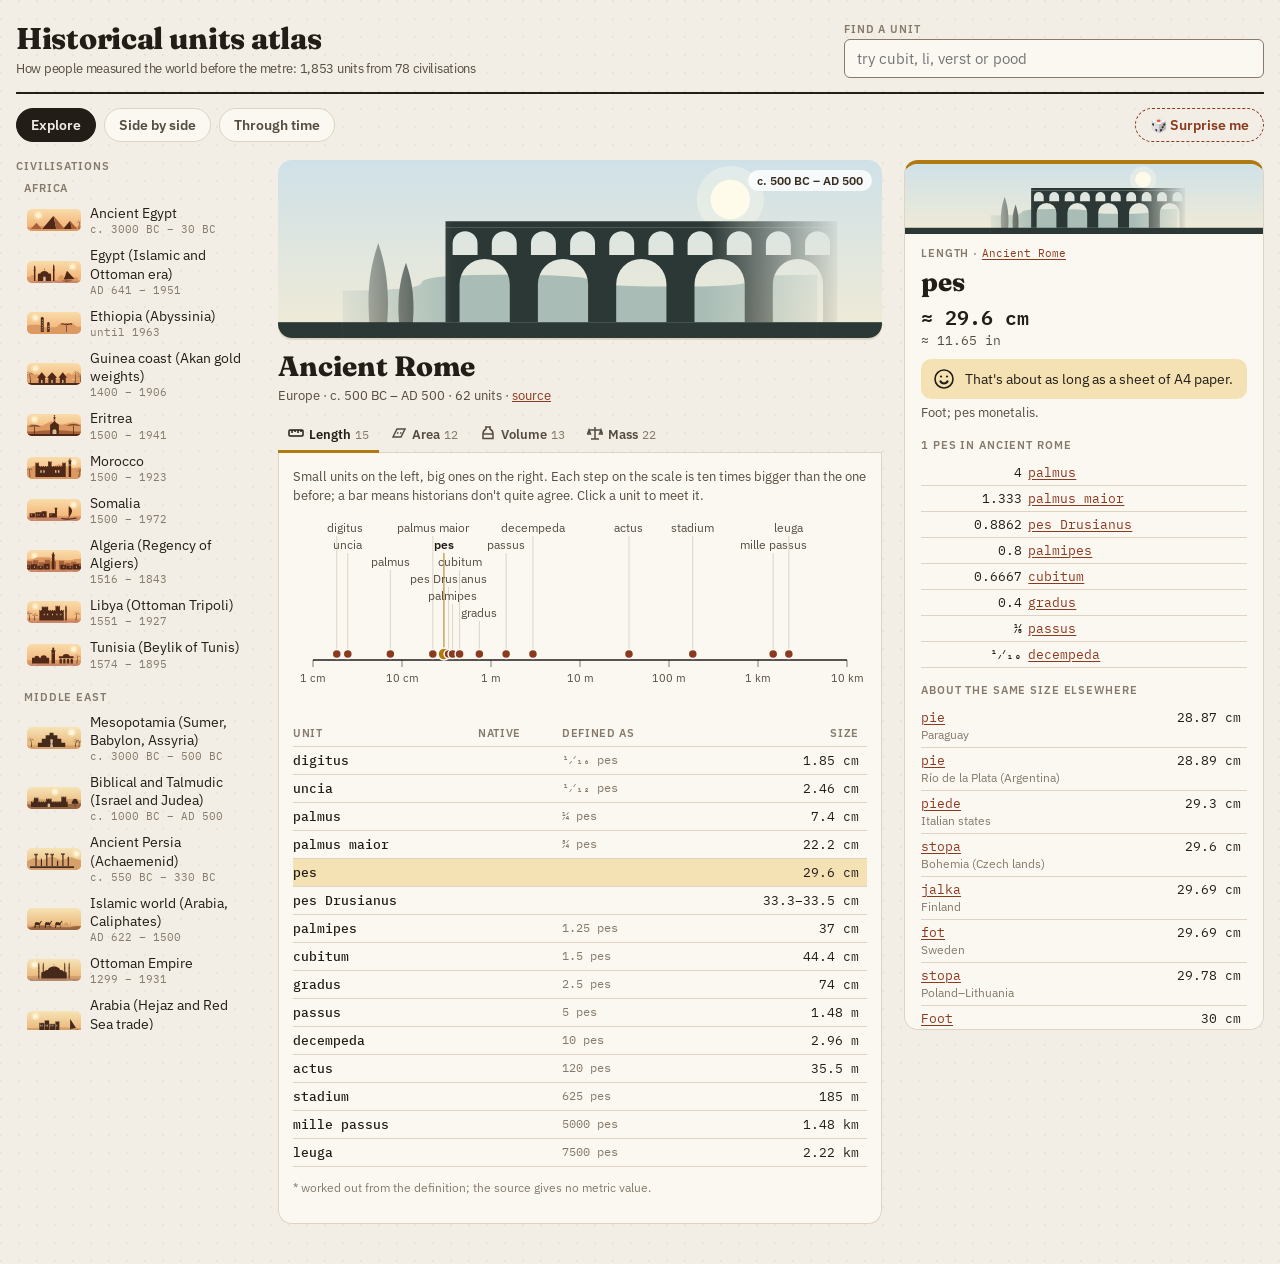
<file: index.html>
<!doctype html>
<html lang="en">
<head>
<meta charset="utf-8">
<meta name="viewport" content="width=device-width, initial-scale=1, viewport-fit=cover">
<title>Historical Units Atlas</title>
<link rel="preconnect" href="https://fonts.googleapis.com">
<link rel="stylesheet" href="https://fonts.googleapis.com/css2?family=IBM+Plex+Mono:wght@400;500&family=IBM+Plex+Sans:wght@400;500;600&family=IBM+Plex+Serif:ital,wght@0,500;0,600;1,400&family=Fraunces:opsz,wght@9..144,600;9..144,800&family=Noto+Sans+Cuneiform&family=Noto+Sans+Old+Persian&family=Noto+Sans+Coptic&display=swap">
<style>
/* A surveyor's ledger: civilisations on the left, their measures in the middle, one measure on the right. */
:root {
  --paper: #f2eee5;      /* ledger paper */
  --sheet: #fbf8f2;
  --ink: #221d17;
  --ink-2: #554c40;
  --ink-3: #857a6b;
  --rule: #ddd4c4;
  --accent: #8c3a1f;     /* iron-gall red-brown for links and dots */
  --accent-soft: #f2dfd3;
  --gold: #b07a12;       /* selection */
  --gold-soft: #f4e2b4;
  --font-display: "Fraunces", "IBM Plex Serif", Georgia, serif;
  --font-body: "IBM Plex Sans", system-ui, -apple-system, "Segoe UI", sans-serif;
  --font-data: "IBM Plex Mono", ui-monospace, Menlo, monospace;
  --font-native: "IBM Plex Serif", "Noto Sans Cuneiform", "Noto Sans Old Persian", "Noto Sans Coptic", "Noto Serif", serif;
}
@media (prefers-color-scheme: dark) {
  :root:not([data-theme="light"]) {
    --paper: #16130f; --sheet: #1f1b16; --ink: #ede6da; --ink-2: #bdb2a1; --ink-3: #8c8273;
    --rule: #352e26; --accent: #e08a62; --accent-soft: #3d2419; --gold: #e6b44a; --gold-soft: #4a3812;
    color-scheme: dark;
  }
}
:root[data-theme="dark"] {
  --paper: #16130f; --sheet: #1f1b16; --ink: #ede6da; --ink-2: #bdb2a1; --ink-3: #8c8273;
  --rule: #352e26; --accent: #e08a62; --accent-soft: #3d2419; --gold: #e6b44a; --gold-soft: #4a3812;
  color-scheme: dark;
}
* { box-sizing: border-box; }
body { margin: 0; background: var(--paper); color: var(--ink); font: 14px/1.5 var(--font-body); }
.wrap { padding-left: max(16px, env(safe-area-inset-left, 0px)); padding-right: max(16px, env(safe-area-inset-right, 0px)); padding-block: 18px 40px; max-width: 1500px; margin: 0 auto; }
header.top { display: flex; flex-wrap: wrap; gap: 12px 24px; align-items: end; justify-content: space-between; padding-bottom: 14px; border-bottom: 2px solid var(--ink); }
h1 { font: 600 30px/1.1 var(--font-display); margin: 0; }
h1 small { display: block; font: 400 13px/1.4 var(--font-body); color: var(--ink-2); margin-top: 5px; }
.search { position: relative; flex: 1 1 280px; max-width: 420px; }
.search input { width: 100%; font: 15px var(--font-body); padding: 9px 12px; border: 1.5px solid var(--ink-3); border-radius: 6px; background: var(--sheet); color: var(--ink); }
input:focus-visible, button:focus-visible, select:focus-visible, a:focus-visible { outline: 2px solid var(--accent); outline-offset: 2px; }
.results { position: absolute; left: 0; right: 0; top: calc(100% + 4px); background: var(--sheet); border: 1px solid var(--rule); border-radius: 6px; box-shadow: 0 8px 24px rgb(0 0 0 / .15); max-height: 380px; overflow: auto; z-index: 40; }
.results button { display: flex; gap: 10px; justify-content: space-between; width: 100%; text-align: left; border: 0; background: none; color: var(--ink); padding: 7px 12px; font: 14px var(--font-body); cursor: pointer; }
.results button:hover, .results button.on { background: var(--accent-soft); }
.results .q { color: var(--ink-3); font-size: 12px; white-space: nowrap; }
.label { font: 600 11px/1.2 var(--font-body); letter-spacing: .08em; text-transform: uppercase; color: var(--ink-3); margin: 0 0 8px; }
.views { display: flex; gap: 4px; margin-top: 14px; border-bottom: 1px solid var(--rule); flex-wrap: wrap; }
.views button, .qtabs button { border: 0; background: none; color: var(--ink-2); font: 600 14px var(--font-body); padding: 9px 12px; cursor: pointer; border-bottom: 3px solid transparent; margin-bottom: -1px; }
.views button.on, .qtabs button.on { color: var(--ink); border-bottom-color: var(--gold); }
.qtabs { display: flex; gap: 2px; border-bottom: 1px solid var(--rule); margin: 12px 0 0; flex-wrap: wrap; }
.qtabs button { font-size: 13px; padding: 7px 10px; }
.qtabs .n { color: var(--ink-3); font: 12px var(--font-data); margin-left: 4px; }
.qtabs button:disabled { color: var(--rule); cursor: default; }
.grid { display: grid; grid-template-columns: 240px minmax(0, 1fr) 360px; gap: 22px; margin-top: 18px; align-items: start; }
@media (max-width: 1180px) { .grid { grid-template-columns: 200px minmax(0, 1fr) 310px; gap: 16px; } }
@media (max-width: 960px) { .grid { grid-template-columns: 200px minmax(0, 1fr); } .detail { grid-column: 1 / -1; } }
@media (max-width: 760px) { .grid { grid-template-columns: minmax(0, 1fr); } }
/* civilisation list */
nav.civs { position: sticky; top: max(12px, env(safe-area-inset-top, 0px)); max-height: calc(100vh - 30px); overflow: auto; padding-right: 4px; }
.civs .rg { font: 600 11px var(--font-body); letter-spacing: .08em; text-transform: uppercase; color: var(--ink-3); margin: 14px 0 4px 8px; }
.civs .rg:first-child { margin-top: 0; }
.civs button { display: block; width: 100%; text-align: left; border: 0; border-left: 3px solid transparent; background: none; color: var(--ink); padding: 4px 8px; font: 14px/1.3 var(--font-body); cursor: pointer; border-radius: 0 4px 4px 0; }
.civs button:hover { background: var(--sheet); }
.civs button.on { border-left-color: var(--gold); background: var(--sheet); font-weight: 600; }
.civs .p { display: block; font: 11px var(--font-data); color: var(--ink-3); font-weight: 400; }
.csel { display: none; width: 100%; font: 16px var(--font-body); padding: 10px 12px; border: 1.5px solid var(--ink-3); border-radius: 6px; background: var(--sheet); color: var(--ink); }
main { min-width: 0; }
.chead h2 { font: 600 28px/1.15 var(--font-display); margin: 0; text-wrap: balance; }
.chead .meta { color: var(--ink-2); font-size: 13px; margin: 4px 0 0; }
.chead .note { color: var(--ink-2); font-size: 13px; margin: 6px 0 0; max-width: 75ch; }
.chead a, .detail a { color: var(--accent); }
.panel { background: var(--sheet); border: 1px solid var(--rule); border-top: 0; border-radius: 0 0 8px 8px; padding: 14px; }
.hint { color: var(--ink-2); font-size: 13px; margin: 0 0 10px; max-width: 75ch; }
.box { overflow-x: auto; }
svg text { font-family: var(--font-body); }
.tip { position: fixed; pointer-events: none; background: var(--ink); color: var(--paper); font: 12px/1.4 var(--font-body); padding: 6px 9px; border-radius: 5px; z-index: 50; max-width: 280px; }
.tip b { font-family: var(--font-data); font-weight: 500; }
table.list { width: 100%; border-collapse: collapse; margin-top: 14px; font-size: 13px; }
table.list th { text-align: left; font: 600 11px var(--font-body); letter-spacing: .06em; text-transform: uppercase; color: var(--ink-3); padding: 6px 8px 6px 0; border-bottom: 1px solid var(--rule); }
table.list td { padding: 5px 8px 5px 0; border-bottom: 1px solid var(--rule); vertical-align: top; }
table.list tr { cursor: pointer; }
table.list tr:hover td { background: var(--accent-soft); }
table.list tr.sel td { background: var(--gold-soft); }
table.list .nm { font: 500 13px var(--font-data); white-space: nowrap; }
table.list .nat { font-family: var(--font-native); color: var(--ink-2); }
table.list .num { font: 13px var(--font-data); font-variant-numeric: tabular-nums; text-align: right; white-space: nowrap; }
table.list .df { color: var(--ink-3); font: 12px var(--font-data); }
@media (max-width: 760px) { table.list .hide-s { display: none; } }
.presets { display: flex; flex-wrap: wrap; gap: 6px; margin-bottom: 10px; }
.btn { border: 1px solid var(--rule); background: var(--paper); color: var(--ink); font: 500 13px var(--font-body); padding: 6px 10px; border-radius: 5px; cursor: pointer; }
.btn:hover { border-color: var(--ink-3); }
.btn.on { border-color: var(--gold); background: var(--gold-soft); }
/* detail */
.detail { position: sticky; top: max(12px, env(safe-area-inset-top, 0px)); background: var(--sheet); border: 1px solid var(--rule); border-top: 4px solid var(--gold); border-radius: 8px; padding: 16px; min-width: 0; max-height: calc(100vh - 30px); overflow: auto; }
@media (max-width: 960px) { .detail { position: static; max-height: none; } }
.detail h3 { font: 600 26px/1.15 var(--font-display); margin: 0 0 2px; overflow-wrap: anywhere; }
.detail .native { font: 20px/1.4 var(--font-native); color: var(--ink-2); margin: 0 0 6px; overflow-wrap: anywhere; }
.detail .def { font: 14px/1.5 var(--font-data); background: var(--paper); border-radius: 5px; padding: 8px 10px; margin: 10px 0; overflow-wrap: anywhere; }
.detail .val { font: 600 20px/1.3 var(--font-data); margin: 6px 0 2px; }
.detail .eq { color: var(--ink-2); font: 13px var(--font-data); margin: 0; }
.detail section { margin-top: 16px; }
.detail p { margin: 0 0 8px; }
.u { color: var(--accent); cursor: pointer; text-decoration: underline; text-decoration-thickness: 1px; text-underline-offset: 2px; font-family: var(--font-data); background: none; border: 0; padding: 0; font-size: inherit; }
.comment { color: var(--ink-2); font-size: 13px; }
.warn { color: var(--ink-2); font-size: 13px; border-left: 3px solid var(--gold); padding-left: 8px; }
table.rel { width: 100%; border-collapse: collapse; font: 13px var(--font-data); font-variant-numeric: tabular-nums; }
table.rel td { padding: 4px 6px 4px 0; border-bottom: 1px solid var(--rule); vertical-align: top; overflow-wrap: anywhere; }
table.rel td.r { text-align: right; white-space: nowrap; }
table.rel .civ { color: var(--ink-3); font: 12px var(--font-body); }
.vbar { height: 6px; background: var(--accent); border-radius: 3px; opacity: .75; }
.src { color: var(--ink-3); font-size: 12px; }
.qsmall { color: var(--ink-3); font-weight: 400; }
.sheetclose { display: none; }
@media (max-width: 760px) {
  h1 { font-size: 25px; }
  nav.civs { position: static; max-height: none; overflow: visible; }
  nav.civs #clist { display: none; }
  .csel { display: block; }
  .search input { font-size: 16px; }
  .detail { position: fixed; left: 0; right: 0; bottom: 0; top: max(48px, calc(env(safe-area-inset-top, 0px) + 40px)); z-index: 30; max-height: none; border-radius: 14px 14px 0 0; padding: 56px 16px calc(24px + env(safe-area-inset-bottom, 0px)); transform: translateY(105%); transition: transform .22s ease-out; box-shadow: 0 -10px 30px rgb(0 0 0 / .25); overscroll-behavior: contain; visibility: hidden; }
  body.sheet .detail { transform: none; visibility: visible; }
  .sheetclose { position: fixed; z-index: 31; right: 14px; top: calc(max(48px, calc(env(safe-area-inset-top, 0px) + 40px)) + 12px); }
  body.sheet .sheetclose { display: block; }
  body.sheet { overflow: hidden; }
  body.sheet::before { content: ""; position: fixed; inset: 0; background: rgb(0 0 0 / .35); z-index: 29; }
}
/* friendlier look */
h1 { font-weight: 800; letter-spacing: -.01em; }
.chead h2 { font-weight: 800; }
.detail h3 { font-family: var(--font-display); font-weight: 800; }
.banner { position: relative; height: 178px; border-radius: 14px; overflow: hidden; margin-bottom: 12px; box-shadow: 0 2px 0 var(--rule); }
.banner svg { position: absolute; inset: 0; width: 100%; height: 100%; display: block; }
.banner .era { position: absolute; right: 10px; top: 10px; background: rgb(255 255 255 / .82); color: #3a2e22; font: 600 12px var(--font-body); padding: 3px 9px; border-radius: 99px; }
@media (max-width: 760px) { .banner { height: 130px; } }
.civs button { display: grid; grid-template-columns: 54px minmax(0, 1fr); gap: 9px; align-items: center; padding: 5px 8px; }
.civs .thumb { width: 54px; height: 22px; border-radius: 5px; overflow: hidden; display: block; }
.civs .thumb svg { width: 100%; height: 100%; display: block; }
.dscene { height: 70px; margin: -16px -16px 12px; border-radius: 4px 4px 0 0; overflow: hidden; }
.dscene svg { width: 100%; height: 100%; display: block; }
@media (max-width: 760px) { .dscene { margin-top: -56px; height: 80px; } }
.fun { display: flex; gap: 10px; align-items: center; background: var(--gold-soft); color: var(--ink); border-radius: 10px; padding: 9px 12px; margin: 10px 0 4px; font-size: 14px; }
.fun svg { flex: none; }
.qtabs button svg { vertical-align: -2px; margin-right: 5px; }
.btn, .views button { border-radius: 99px; }
.views { border-bottom: 0; gap: 8px; }
.views button { border: 1.5px solid var(--rule); background: var(--sheet); margin: 0; padding: 7px 14px; }
.views button.on { background: var(--ink); color: var(--paper); border-color: var(--ink); }
.views .surprise { margin-left: auto; border: 1.5px dashed var(--accent); color: var(--accent); background: none; font: 600 14px var(--font-body); padding: 7px 14px; border-radius: 99px; cursor: pointer; }
.views .surprise:hover { background: var(--accent-soft); }
.panel { border-radius: 0 0 14px 14px; }
.detail { border-radius: 14px; }
body { background-image: radial-gradient(circle at 1px 1px, rgb(120 100 70 / .07) 1px, transparent 0); background-size: 18px 18px; }
@media (prefers-reduced-motion: reduce) { * { transition: none !important; } }
</style>
</head>
<body>
<div class="wrap">
  <header class="top">
    <h1>Historical units atlas<small id="sub"></small></h1>
    <div class="search">
      <label class="label" for="q">Find a unit</label>
      <input id="q" type="search" placeholder="try cubit, li, verst or pood" autocomplete="off">
      <div class="results" id="results" hidden></div>
    </div>
  </header>

  <div class="views" role="tablist">
    <button id="v-civ" class="on" role="tab" aria-selected="true">Explore</button>
    <button id="v-cmp" role="tab" aria-selected="false">Side by side</button>
    <button id="v-time" role="tab" aria-selected="false">Through time</button>
    <button class="surprise" id="surprise">🎲 Surprise me</button>
  </div>

  <div class="grid">
    <nav class="civs" aria-label="Civilisations">
      <p class="label">Civilisations</p>
      <select id="csel" class="csel" aria-label="Civilisation"></select>
      <div id="clist"></div>
    </nav>

    <main>
      <div id="main"></div>
    </main>

    <aside class="detail" id="detail" aria-live="polite"></aside>
    <button class="btn sheetclose" id="sheetclose" aria-label="Close">✕ Close</button>
  </div>
</div>
<div class="tip" id="tip" hidden></div>

<script>/*
 * Scenes: one small landscape per civilisation, all in the same style.
 * A 240×90 picture: a two-colour sky, a sun or moon, a far layer, a middle layer and a dark
 * foreground silhouette, coloured by region. Shapes come from the helpers below.
 */
(function (root) {
  "use strict";
  const PAL = {
    "Africa":         { s1: "#f9dcaa", s2: "#f1ab6c", sun: "#fff3d2", far: "#dc9a62", mid: "#a5603a", near: "#4f2817", hi: "#fbe3b8", water: "#c9876a" },
    "Middle East":    { s1: "#f6e3b6", s2: "#e8b06f", sun: "#fff6da", far: "#d5a06a", mid: "#9a6640", near: "#45291b", hi: "#f8e6c1", water: "#b58a6c" },
    "Europe":         { s1: "#cfe1e8", s2: "#f1ebd6", sun: "#fffbea", far: "#a9bdb6", mid: "#6f8a83", near: "#2c3836", hi: "#eef3ec", water: "#8eaab0" },
    "South Asia":     { s1: "#ffdca2", s2: "#f39b62", sun: "#fff1cc", far: "#d98a59", mid: "#a5512f", near: "#4e1d16", hi: "#ffe6bb", water: "#cf8a6c" },
    "East Asia":      { s1: "#f7dcd0", s2: "#e7a796", sun: "#fff3ea", far: "#c79a92", mid: "#8e5f5e", near: "#352227", hi: "#f9e4dc", water: "#b98f8f" },
    "Southeast Asia": { s1: "#d9eccf", s2: "#f3d39b", sun: "#fff8de", far: "#a6c19a", mid: "#5f8462", near: "#22362a", hi: "#eef4dc", water: "#8db2a0" },
    "Americas":       { s1: "#c2e4df", s2: "#f2d29f", sun: "#fffbea", far: "#c7a07a", mid: "#8a5a3d", near: "#38261d", hi: "#f3e7cd", water: "#8fb8b0" },
  };

  // ---------------------------------------------------------------- shape helpers (path data)
  const f = n => Math.round(n * 10) / 10;
  const R = (x, y, w, h) => `M${f(x)} ${f(y)}h${f(w)}v${f(h)}h${f(-w)}z`;
  const P = (...p) => "M" + p.reduce((a, v, i) => a + (i % 2 ? " " : (i ? "L" : "")) + f(v), "") + "Z";
  const dome = (cx, base, r, hk = 1) => `M${f(cx - r)} ${f(base)}C${f(cx - r)} ${f(base - r * 1.1 * hk)} ${f(cx + r)} ${f(base - r * 1.1 * hk)} ${f(cx + r)} ${f(base)}Z`;
  const onion = (cx, base, w, h) => `M${f(cx - w / 2)} ${f(base)}C${f(cx - w * .75)} ${f(base - h * .45)} ${f(cx - w * .1)} ${f(base - h * .6)} ${f(cx)} ${f(base - h)}C${f(cx + w * .1)} ${f(base - h * .6)} ${f(cx + w * .75)} ${f(base - h * .45)} ${f(cx + w / 2)} ${f(base)}Z`;
  const circ = (cx, cy, r) => `M${f(cx - r)} ${f(cy)}a${f(r)} ${f(r)} 0 1 0 ${f(2 * r)} 0a${f(r)} ${f(r)} 0 1 0 ${f(-2 * r)} 0Z`;
  const ell = (cx, cy, rx, ry) => `M${f(cx - rx)} ${f(cy)}a${f(rx)} ${f(ry)} 0 1 0 ${f(2 * rx)} 0a${f(rx)} ${f(ry)} 0 1 0 ${f(-2 * rx)} 0Z`;
  const spire = (cx, base, w, h) => P(cx - w / 2, base, cx, base - h, cx + w / 2, base);
  const cypress = (x, b, h, w = 7) => `M${f(x - w / 2)} ${f(b)}C${f(x - w * .7)} ${f(b - h * .55)} ${f(x - w * .2)} ${f(b - h * .85)} ${f(x)} ${f(b - h)}C${f(x + w * .2)} ${f(b - h * .85)} ${f(x + w * .7)} ${f(b - h * .55)} ${f(x + w / 2)} ${f(b)}Z`;
  const pine = (x, b, h, w = 14) => [0, 1, 2].map(k => P(x - w / 2 * (1 - k * .22), b - h * k * .28, x, b - h * (.42 + k * .29), x + w / 2 * (1 - k * .22), b - h * k * .28)).join("") + R(x - 1, b - 2, 2, 3);
  const tree = (x, b, h, r) => R(x - 1.2, b - h + r, 2.4, h - r) + circ(x, b - h + r * .2, r) + circ(x - r * .7, b - h + r * .7, r * .7) + circ(x + r * .7, b - h + r * .7, r * .7);
  const leaf = (x0, y0, x1, y1, k = .22) => {
    const mx = (x0 + x1) / 2, my = (y0 + y1) / 2, nx = -(y1 - y0) * k, ny = (x1 - x0) * k;
    return `M${f(x0)} ${f(y0)}Q${f(mx + nx)} ${f(my + ny)} ${f(x1)} ${f(y1)}Q${f(mx + nx * .2)} ${f(my + ny * .2)} ${f(x0)} ${f(y0)}Z`;
  };
  const palm = (x, b, h, lean = 3) => {
    const tx = x + lean, ty = b - h;
    let d = `M${f(x - 1.6)} ${f(b)}Q${f(x + lean * .2 - 1)} ${f(b - h / 2)} ${f(tx - .8)} ${f(ty)}L${f(tx + .8)} ${f(ty)}Q${f(x + lean * .2 + 1)} ${f(b - h / 2)} ${f(x + 1.6)} ${f(b)}Z`;
    for (const [dx, dy] of [[-15, 6], [-13, -3], [-6, -8], [6, -8], [13, -3], [15, 6], [3, 9]]) d += leaf(tx, ty, tx + dx, ty + dy, dy > 4 ? -.2 : .2);
    return d;
  };
  const crenel = (x, y, w, n, h = 3) => { let d = ""; const s = w / (2 * n - 1); for (let i = 0; i < n; i++) d += R(x + i * 2 * s, y - h, s, h); return d; };
  const arches = (x, y, w, h, n, r) => {  // a solid block with n round-headed openings (use evenodd)
    let d = R(x, y, w, h); const s = w / n;
    for (let i = 0; i < n; i++) { const a = x + i * s + s * .18, bw = s * .64, top = y + h - (h - (r || bw / 2)) * .0; d += `M${f(a)} ${f(y + h)}V${f(y + Math.max(h * .32, bw / 2 + 2))}A${f(bw / 2)} ${f(bw / 2)} 0 0 1 ${f(a + bw)} ${f(y + Math.max(h * .32, bw / 2 + 2))}V${f(y + h)}Z`; }
    return d;
  };
  const hills = (pts, bottom = 90) => {   // smooth line through points from x=0 to 240
    let d = `M0 ${bottom}L${f(pts[0][0])} ${f(pts[0][1])}`;
    for (let i = 1; i < pts.length; i++) { const [x0, y0] = pts[i - 1], [x1, y1] = pts[i]; d += `Q${f(x0 + (x1 - x0) / 2)} ${f(y0)} ${f((x0 + x1) / 2)} ${f((y0 + y1) / 2)}T${f(x1)} ${f(y1)}`; }
    return d + `L240 ${bottom}Z`;
  };
  const peaks = (pts, bottom = 90) => "M0 " + bottom + pts.map(p => `L${f(p[0])} ${f(p[1])}`).join("") + `L240 ${bottom}Z`;
  const waves = (y, n = 5, x0 = 10, x1 = 230) => { let d = ""; for (let i = 0; i < n; i++) { const x = x0 + (x1 - x0) * ((i * 37) % 100) / 100, yy = y + (i % 3) * 2.5; d += R(x, yy, 14 + (i % 3) * 5, .9); } return d; };
  const crescent = (cx, cy, r) => `M${f(cx)} ${f(cy - r)}A${f(r)} ${f(r)} 0 1 0 ${f(cx)} ${f(cy + r)}A${f(r * .78)} ${f(r * .78)} 0 1 1 ${f(cx)} ${f(cy - r)}Z`;
  const pyramid = (cx, b, w, h) => [P(cx - w / 2, b, cx, b - h, cx + w * .12, b), P(cx, b - h, cx + w / 2, b, cx + w * .12, b)];
  const camel = (x, b, s = 1) => {
    const t = (dx, dy) => `${f(x + dx * s)} ${f(b - dy * s)}`;
    return `M${t(0, 0)}L${t(1.5, 11)}Q${t(-1, 14)} ${t(2, 17)}Q${t(5, 23)} ${t(9, 19)}Q${t(12, 22)} ${t(15, 18)}L${t(18, 18)}Q${t(21, 24)} ${t(23, 25)}L${t(26, 23)}L${t(23, 21)}Q${t(21, 17)} ${t(19, 13)}L${t(18, 11)}L${t(19, 0)}L${t(17.5, 0)}L${t(16, 10)}L${t(5, 10)}L${t(3.5, 0)}Z`;
  };
  const llama = (x, b, s = 1) => {
    const t = (dx, dy) => `${f(x + dx * s)} ${f(b - dy * s)}`;
    return `M${t(0, 0)}L${t(1, 9)}Q${t(-1, 12)} ${t(2, 14)}L${t(12, 14)}L${t(13, 24)}L${t(12.5, 27)}L${t(14, 25.5)}L${t(15, 27.5)}L${t(15.5, 25)}L${t(18, 23)}L${t(17.5, 21.5)}L${t(15, 21)}L${t(15, 11)}L${t(14, 0)}L${t(12.6, 0)}L${t(12, 8)}L${t(3, 8)}L${t(1.6, 0)}Z`;
  };
  const sheep = (x, b) => ell(x, b - 3.5, 4.5, 3) + R(x - 3, b - 2, 1, 2) + R(x + 2, b - 2, 1, 2);
  const hut = (x, b, w, h, roof) => R(x, b - h, w, h) + P(x - roof, b - h, x + w / 2, b - h - w * .55, x + w + roof, b - h);
  const gable = (x, b, w, h) => R(x, b - h, w, h) + P(x, b - h, x + w / 2, b - h - w * .7, x + w, b - h);
  const stepGable = (x, b, w, h) => { let d = R(x, b - h, w, h); const st = 3; for (let i = 1; i <= st; i++) d += R(x + i * w / (2 * st + 1), b - h - i * 3.2, w - 2 * i * w / (2 * st + 1), 3.3); return d; };
  const stupa = (cx, b, w, h) => R(cx - w / 2, b - h * .18, w, h * .18) + `M${f(cx - w * .42)} ${f(b - h * .18)}C${f(cx - w * .42)} ${f(b - h * .62)} ${f(cx + w * .42)} ${f(b - h * .62)} ${f(cx + w * .42)} ${f(b - h * .18)}Z` + spire(cx, b - h * .5, w * .22, h * .5);
  const pagodaRoof = (cx, y, w, t = 4) => `M${f(cx - w / 2 - 3)} ${f(y - 1.5)}Q${f(cx - w / 2)} ${f(y)} ${f(cx - w / 2 + 2)} ${f(y)}L${f(cx + w / 2 - 2)} ${f(y)}Q${f(cx + w / 2)} ${f(y)} ${f(cx + w / 2 + 3)} ${f(y - 1.5)}L${f(cx + w * .32)} ${f(y - t)}L${f(cx - w * .32)} ${f(y - t)}Z`;
  const pagoda = (cx, b, w, n, story) => { let d = "", y = b, ww = w; for (let i = 0; i < n; i++) { d += R(cx - ww * .32, y - story, ww * .64, story) + pagodaRoof(cx, y - story + 1.5, ww, 4); y -= story + 2.5; ww *= .86; } return d + spire(cx, y + 2, 2.5, 12); };
  const sail = (x, top, w, h) => `M${f(x)} ${f(top)}Q${f(x + w / 2)} ${f(top + 3)} ${f(x + w)} ${f(top)}Q${f(x + w + 2)} ${f(top + h / 2)} ${f(x + w)} ${f(top + h)}Q${f(x + w / 2)} ${f(top + h + 3)} ${f(x)} ${f(top + h)}Q${f(x - 2)} ${f(top + h / 2)} ${f(x)} ${f(top)}Z`;

  // ---------------------------------------------------------------- the scenes
  // each returns { sun: [x, y, r] | null, moon: [x,y,r], ground: false to skip, far, mid, near, hi, water: y }
  const S = {
    egypt: () => ({ sun: [56, 26, 11], far: hills([[0, 74], [70, 70], [150, 75], [240, 71]]), mid: pyramid(48, 82, 46, 26).join(""),
      near: pyramid(118, 82, 92, 54)[0] + pyramid(186, 82, 58, 34)[0] + palm(222, 82, 30, 2), nearShade: pyramid(118, 82, 92, 54)[1] + pyramid(186, 82, 58, 34)[1] }),
    egypt_modern: () => ({ sun: [196, 24, 10], water: 80, far: R(0, 64, 30, 16) + R(26, 58, 14, 22) + dome(150, 66, 9) + R(136, 66, 40, 14) + R(178, 60, 12, 20) + R(188, 66, 30, 14),
      near: R(54, 56, 54, 26) + dome(81, 56, 18) + R(80, 31, 2, 7) + dome(60, 56, 6) + dome(102, 56, 6) + R(38, 26, 6, 56) + spire(41, 26, 6, 10) + R(36, 38, 10, 2) + R(116, 22, 6, 60) + spire(119, 22, 6, 11) + R(114, 36, 10, 2)
        + `M150 81Q172 88 198 80Z` + R(172, 42, 1.4, 39) + P(173, 40, 204, 74, 160, 76), hi: R(76, 64, 10, 18) + waves(84, 4, 20, 140) }),
    ethiopia: () => ({ sun: [44, 24, 10], far: peaks([[0, 64], [20, 52], [60, 52], [74, 62], [130, 62], [146, 46], [196, 46], [214, 60], [240, 60]]),
      near: `M66 82V24Q72 16 78 24V82Z` + `M92 82V44Q97 38 102 44V82Z` + R(170, 50, 2.6, 32) + `M150 52Q170 38 194 52Q172 47 150 52Z` + ell(172, 49, 23, 4.2),
      hi: [32, 42, 52, 62, 72].map(y => R(70, y, 4, 4)).join("") + R(95, 56, 4, 4) + R(95, 66, 4, 4) }),
    mesopotamia: () => ({ sun: [192, 22, 11], far: hills([[0, 76], [120, 73], [240, 76]]),
      near: R(54, 64, 112, 18) + R(70, 48, 80, 16) + R(86, 34, 48, 14) + R(102, 24, 16, 10) + palm(28, 82, 32, -3) + palm(208, 82, 28, 3) + palm(222, 82, 22, 2),
      hi: P(104, 82, 116, 82, 113, 64, 107, 64) + R(105, 50, 10, 14) }),
    hebrew: () => ({ sun: [124, 20, 10], far: hills([[0, 60], [60, 50], [130, 58], [200, 48], [240, 56]]),
      mid: hills([[0, 72], [80, 64], [160, 70], [240, 66]]),
      near: R(26, 62, 150, 20) + crenel(26, 62, 150, 19) + R(38, 46, 18, 36) + crenel(38, 46, 18, 3) + R(150, 42, 20, 40) + crenel(150, 42, 20, 3) + R(88, 50, 22, 32) + crenel(88, 50, 22, 3)
        + tree(206, 82, 26, 10), hi: `M94 82V72A5 5 0 0 1 104 72V82Z` }),
    persia: () => ({ sun: [212, 24, 10], far: peaks([[0, 58], [40, 40], [70, 52], [110, 34], [150, 50], [190, 38], [240, 54]]),
      near: R(22, 74, 180, 8) + [44, 66, 88, 110, 132, 154, 176].map((x, i) => { const h = [44, 30, 46, 44, 22, 46, 38][i]; return R(x, 74 - h, 5, h) + (h > 40 ? R(x - 5, 74 - h - 4, 15, 4) + R(x - 3, 74 - h - 8, 3, 4) + R(x + 5, 74 - h - 8, 3, 4) : ""); }).join(""),
      hi: R(22, 76, 180, 1) }),
    islamic: () => ({ moon: [52, 22, 9], far: dome(170, 66, 8) + R(160, 66, 20, 6) + R(152, 56, 3, 16) + R(186, 58, 3, 14) + hills([[0, 72], [110, 68], [240, 73]]),
      mid: hills([[0, 80], [70, 72], [150, 79], [240, 74]]),
      near: camel(40, 82, 1.2) + camel(82, 82, 1.2) + camel(124, 82, 1.2) + R(60, 66, 26, .8) + R(102, 66, 26, .8) }),
    ottoman: () => ({ sun: [40, 24, 10], water: 80, far: hills([[0, 70], [120, 66], [240, 70]]),
      near: R(68, 54, 104, 26) + dome(120, 50, 26, .9) + R(94, 46, 52, 8) + dome(92, 56, 13) + dome(148, 56, 13) + dome(76, 58, 6) + dome(164, 58, 6) + R(119, 21, 2, 5)
        + [56, 74, 162, 180].map(x => R(x, 22, 4, 58) + spire(x + 2, 22, 4, 10) + R(x - 1.5, 36, 7, 1.6) + R(x - 1.5, 50, 7, 1.6)).join(""),
      hi: waves(84, 5) }),
    greece: () => ({ sun: [32, 22, 10], far: hills([[0, 70], [60, 62], [140, 66], [240, 60]]), mid: P(0, 90, 0, 60, 40, 54, 60, 46, 186, 46, 210, 58, 240, 62, 240, 90),
      near: R(66, 42, 108, 5) + R(70, 38, 100, 4) + [74, 87, 100, 113, 126, 139, 152, 165].map(x => R(x - 2.5, 18, 5, 20)).join("") + R(68, 13, 104, 5) + P(66, 13, 120, 2, 174, 13) + tree(214, 82, 24, 8) + R(0, 82, 240, 8),
      hi: P(80, 11.5, 120, 4.8, 160, 11.5) }),
    rome: () => ({ sun: [196, 20, 10], far: hills([[0, 66], [80, 58], [170, 64], [240, 58]]),
      near: arches(52, 34, 198, 14, 10) + arches(52, 48, 198, 34, 5), near2: R(52, 31, 198, 3) + cypress(18, 82, 40, 9) + cypress(32, 82, 30, 7) + R(0, 82, 240, 8), even: true }),
    byzantium: () => ({ sun: [200, 22, 9], water: 80, far: R(0, 64, 240, 12) + crenel(0, 64, 240, 30) + [10, 50, 180, 222].map(x => R(x, 56, 12, 20) + crenel(x, 56, 12, 2)).join(""),
      near: R(70, 50, 100, 30) + R(102, 34, 36, 16) + dome(120, 34, 18, .8) + dome(88, 50, 14, .9) + dome(152, 50, 14, .9) + R(119, 10, 2, 9) + R(116, 13, 8, 2),
      hi: [106, 112, 118, 124, 130].map(x => R(x, 39, 3, 6)).join("") + waves(84, 5) }),
    england: () => ({ sun: [36, 20, 10], water: 80, far: hills([[0, 66], [90, 60], [170, 66], [240, 62]]),
      near: R(80, 34, 72, 46) + crenel(80, 34, 72, 9) + [80, 148].map(x => R(x - 4, 22, 12, 58) + onion(x + 2, 22, 12, 10) + R(x + 1.5, 9, 1, 4)).join("") + [104, 128].map(x => R(x - 1, 24, 10, 10) + onion(x + 4, 24, 10, 8)).join("") + R(40, 62, 40, 18) + crenel(40, 62, 40, 5) + R(152, 62, 44, 18) + crenel(152, 62, 44, 5),
      hi: [94, 108, 122, 136].map(x => `M${x} 54v-6a2 2 0 0 1 4 0v6Z`).join("") + waves(84, 4) }),
    scotland: () => ({ sun: [200, 20, 9], far: peaks([[0, 54], [30, 40], [56, 50], [96, 30], [130, 48], [170, 36], [204, 50], [240, 42]]),
      mid: `M0 90V78L40 72L60 54L80 50L140 52L162 64L190 70L240 74V90Z`,
      near: R(70, 34, 66, 18) + crenel(70, 34, 66, 8) + R(84, 22, 18, 30) + crenel(84, 22, 18, 3) + R(120, 26, 12, 26) + spire(126, 26, 14, 10) + R(54, 44, 18, 8) + crenel(54, 44, 18, 3) + R(0, 82, 240, 8),
      hi: [90, 108].map(x => R(x, 40, 3, 5)).join("") }),
    wales: () => ({ sun: [38, 22, 9], water: 80, far: peaks([[0, 50], [30, 34], [50, 40], [80, 22], [104, 36], [140, 30], [180, 44], [240, 38]]),
      mid: hills([[0, 72], [100, 66], [240, 70]]),
      near: R(120, 52, 90, 28) + crenel(120, 52, 90, 11) + [116, 154, 200].map((x, i) => R(x, 36 - i % 2 * 6, 16, 44 + i % 2 * 6) + crenel(x, 36 - i % 2 * 6, 16, 3) + R(x + 6, 24 - i % 2 * 6, 4, 12 - 0)).join("") + sheep(40, 82) + sheep(60, 81) + sheep(80, 82),
      hi: waves(84, 4, 110, 230) }),
    ireland: () => ({ sun: [210, 22, 9], far: hills([[0, 62], [70, 54], [140, 62], [240, 54]]), mid: hills([[0, 74], [80, 68], [170, 74], [240, 70]]),
      near: R(70, 26, 14, 56) + spire(77, 26, 18, 16) + `M126 82V54h-10v-6h10v-10h6v10h10v6h-10v28Z` + `M129 38a12 12 0 1 0 0.1 0Zm0 4a8 8 0 1 1-0.1 0Z` + sheep(180, 82) + sheep(196, 81) + R(0, 82, 240, 8), even: true,
      hi: [36, 50, 64].map(y => R(75, y, 3, 5)).join("") }),
    france: () => ({ sun: [210, 20, 9], water: 80, far: R(0, 66, 40, 14) + gable(20, 80, 18, 20) + R(186, 64, 54, 16) + gable(200, 80, 16, 22),
      near: R(66, 24, 30, 56) + R(144, 24, 30, 56) + R(96, 40, 48, 40) + P(96, 40, 120, 26, 144, 40) + spire(184, 80, 8, 70) + R(62, 22, 38, 3) + R(140, 22, 38, 3) + crenel(64, 22, 34, 6, 2) + crenel(142, 22, 34, 6, 2),
      hi: circ(120, 52, 7) + `M110 80V68a10 10 0 0 1 20 0V80Z` + [72, 84, 150, 162].map(x => `M${x} 44v-10a3 3 0 0 1 6 0v10Z`).join("") + waves(84, 5) }),
    norse: () => ({ sun: [56, 30, 12], water: 74, far: P(0, 74, 0, 30, 20, 22, 44, 40, 60, 74) + P(150, 74, 176, 28, 200, 18, 224, 34, 240, 30, 240, 74),
      near: `M40 66Q120 84 196 66Q204 64 206 54Q210 48 214 52Q210 50 208 56Q206 70 196 74Q120 88 44 74Q34 70 32 58Q30 50 36 52Q32 52 34 58Q36 64 40 66Z` + R(118, 18, 2.4, 52) + sail(94, 22, 50, 34),
      hi: [96, 106, 116, 126, 136].map(x => R(x + 2, 24, 4, 31)).join("") + [60, 76, 92, 108, 124, 140, 156, 172].map(x => circ(x, 69 + Math.abs(118 - x) * .04, 3.4)).join("") + waves(80, 5) }),
    netherlands: () => ({ sun: [40, 22, 9], water: 80, far: hills([[0, 74], [240, 73]]),
      near: P(150, 42, 168, 42, 176, 80, 142, 80) + `M146 42Q159 28 172 42Z` + stepGable(20, 80, 20, 30) + stepGable(42, 80, 18, 34) + stepGable(62, 80, 20, 28) + stepGable(84, 80, 16, 32)
        + `M159 37L157 39L130 12L133 9Z` + `M161 37L163 39L190 12L187 9Z` + `M157 39L159 41L132 66L129 63Z` + `M163 39L161 41L188 66L191 63Z` + R(129, 60, 4, 4) + R(186, 60, 4, 4)
        + R(127, 9, 5, 5) + R(185, 9, 5, 5),
      hi: [24, 46, 66, 88].map(x => R(x + 5, 60, 6, 7)).join("") + `M154 80V70a5 5 0 0 1 10 0V80Z` + waves(84, 5) }),
    germany: () => ({ sun: [36, 20, 9], water: 80, far: hills([[0, 66], [100, 60], [240, 64]]),
      near: R(66, 34, 26, 46) + spire(79, 34, 24, 34) + R(126, 34, 26, 46) + spire(139, 34, 24, 34) + R(92, 48, 34, 32) + R(152, 52, 50, 28) + P(152, 52, 177, 40, 202, 52) + spire(196, 52, 6, 22)
        + [72, 84, 132, 144].map(x => spire(x, 12, 2.5, 9)).join(""),
      hi: [72, 84, 132, 144].map(x => `M${x - 3} 60v-12a3 3 0 0 1 6 0v12Z`).join("") + circ(109, 58, 5) + waves(84, 5) }),
    austria: () => ({ sun: [200, 20, 9], far: peaks([[0, 46], [30, 26], [60, 42], [100, 18], [140, 40], [180, 24], [220, 40], [240, 34]]),
      mid: hills([[0, 70], [100, 62], [240, 68]]),
      near: R(100, 46, 18, 36) + onion(109, 46, 16, 14) + R(108, 22, 2, 10) + onion(109, 26, 6, 6) + R(118, 56, 46, 26) + P(116, 56, 141, 44, 166, 56) + gable(40, 82, 22, 14) + gable(186, 82, 24, 16) + pine(214, 82, 26) + pine(26, 82, 22),
      hi: P(26, 30, 30, 26, 34, 30) + P(94, 24, 100, 18, 106, 24) + P(175, 28, 180, 24, 185, 28) + `M106 60v-7a3 3 0 0 1 6 0v7Z` }),
    hungary: () => ({ sun: [70, 52, 16], far: R(0, 74, 240, 4),
      near: R(146, 38, 3, 44) + `M118 26L190 44L190 47L118 29Z` + R(119, 29, 1.2, 30) + R(116, 59, 7, 7) + R(176, 72, 18, 10) + R(140, 74, 14, 8) + hut(20, 82, 46, 16, 4) + R(0, 82, 240, 8) + tree(224, 82, 30, 10),
      hi: R(28, 70, 6, 6) + R(48, 70, 6, 6) }),
    bohemia: () => ({ sun: [210, 20, 9], water: 80, far: [20, 46, 70, 150, 176].map((x, i) => R(x, 50 + i % 2 * 6, 12, 30) + spire(x + 6, 50 + i % 2 * 6, 12, 20 + i % 3 * 6)).join("") + hills([[0, 72], [240, 70]]),
      near: arches(-6, 58, 252, 22, 6), near2: R(-6, 54, 252, 4) + R(30, 22, 26, 58) + P(28, 22, 43, -2, 58, 22) + spire(30, 22, 4, 10) + spire(56, 22, 4, 10) + crenel(56, 54, 190, 26, 2), even: true,
      hi: `M37 46V36a6 6 0 0 1 12 0V46Z` + waves(85, 4) }),
    switzerland: () => ({ sun: [40, 20, 9], far: peaks([[0, 56], [40, 46], [80, 54], [118, 10], [128, 18], [160, 44], [200, 36], [240, 50]]),
      mid: hills([[0, 74], [120, 66], [240, 72]]),
      near: R(70, 60, 50, 22) + P(62, 62, 95, 44, 128, 62) + R(76, 66, 38, 2) + pine(150, 82, 30) + pine(166, 82, 24) + pine(30, 82, 26) + pine(44, 82, 20) + R(0, 82, 240, 8),
      hi: P(108, 26, 118, 10, 128, 18, 134, 28, 124, 24, 116, 30) + P(194, 40, 200, 36, 206, 40) + [80, 94, 106].map(x => R(x, 70, 6, 6)).join("") }),
    italy: () => ({ sun: [34, 22, 9], far: hills([[0, 70], [120, 62], [240, 68]]),
      near: `M100 82L108 18L134 20L128 82Z` + `M106.5 18L109 8L133 10L134 20Z` + R(150, 50, 60, 32) + dome(180, 50, 18, 1.1) + R(178, 26, 4, 6) + cypress(72, 82, 40, 9) + cypress(84, 82, 30, 7) + cypress(222, 82, 36, 8) + R(0, 82, 240, 8),
      hi: [30, 40, 50, 60, 70].map(y => `M${f(105.5 + (82 - y) * .03)} ${y}L${f(131.5 + (82 - y) * .03)} ${y + .8}L${f(131.4 + (82 - y) * .03)} ${y + 1.8}L${f(105.4 + (82 - y) * .03)} ${y + 1}Z`).join("") }),
    denmark: () => ({ sun: [40, 22, 9], water: 78, far: hills([[0, 72], [240, 70]]),
      near: R(70, 44, 110, 34) + [70, 106, 142, 176].map((x, i) => R(x - 4, 30 - i % 2 * 4, 12, 48) + spire(x + 2, 30 - i % 2 * 4, 12, 22 + i % 2 * 6)).join("") + spire(124, 44, 6, 30) + P(70, 44, 125, 36, 180, 44)
        + `M200 74Q212 78 226 74Z` + R(212, 52, 1, 22) + P(213, 54, 224, 70, 213, 70),
      hi: [84, 96, 154, 166].map(x => R(x, 54, 5, 8)).join("") + waves(83, 4) }),
    sweden: () => ({ sun: [200, 44, 12], water: 74, far: hills([[0, 62], [80, 54], [170, 60], [240, 56]]),
      near: hut(40, 74, 40, 20, 3) + R(44, 74, 32, 0) + hut(94, 74, 24, 14, 2) + [10, 20, 140, 154, 166, 222, 232].map((x, i) => pine(x, 74, 22 + (i % 3) * 8, 12)).join("") + R(0, 74, 130, 3),
      hi: [48, 64].map(x => R(x, 60, 6, 6)).join("") + R(40, 54, 40, 1.5) + R(102, 64, 6, 6) + waves(80, 5) }),
    finland: () => ({ moon: [200, 18, 8], water: 70, far: hills([[0, 62], [120, 58], [240, 62]]),
      near: `M30 72Q60 64 90 72Z` + [40, 50, 60, 72, 80].map((x, i) => pine(x, 70, 18 + i % 2 * 6, 10)).join("") + `M140 76Q180 66 226 76Z` + [150, 162, 174, 188, 200, 214].map((x, i) => pine(x, 74, 22 + i % 3 * 5, 11)).join(""),
      aurora: true, hi: waves(80, 6) }),
    russia: () => ({ sun: [36, 20, 9], far: hills([[0, 72], [240, 70]]),
      near: R(70, 54, 100, 28) + [[88, 54, 14, 18], [104, 54, 14, 24], [136, 54, 14, 24], [152, 54, 14, 18]].map(([x, b, w, h]) => R(x - w * .4, b - h, w * .8, h) + onion(x, b - h, w * 1.15, 14) + R(x - .6, b - h - 18, 1.2, 5)).join("")
        + R(113, 26, 14, 28) + spire(120, 26, 16, 18) + onion(120, 8, 6, 6) + R(0, 82, 240, 8) + tree(30, 82, 24, 9) + tree(210, 82, 26, 10),
      hi: [94, 110, 126, 142].map(x => `M${x} 76v-8a2.5 2.5 0 0 1 5 0v8Z`).join("") }),
    poland: () => ({ sun: [200, 20, 9], far: hills([[0, 70], [240, 68]]),
      near: R(70, 26, 18, 56) + spire(79, 26, 18, 18) + [70, 88].map(x => spire(x, 26, 4, 8)).join("") + R(92, 40, 18, 42) + P(90, 40, 101, 28, 112, 40) + R(110, 48, 40, 34) + P(110, 48, 130, 36, 150, 48)
        + R(150, 58, 70, 24) + [154, 168, 182, 196, 210].map(x => spire(x, 58, 6, 8)).join("") + R(0, 82, 240, 8),
      hi: [156, 170, 184, 198, 212].map(x => `M${x} 82v-10a4 4 0 0 1 8 0v10Z`).join("") + `M74 50v-8a5 5 0 0 1 10 0v8Z` }),
    romania: () => ({ moon: [40, 20, 8], far: [6, 20, 34, 172, 186, 200, 214, 228].map((x, i) => pine(x, 70, 20 + i % 3 * 6, 12)).join("") + hills([[0, 72], [240, 70]]),
      mid: `M60 90L80 60L96 52L148 52L160 64L176 90Z`,
      near: R(90, 34, 54, 20) + P(88, 34, 117, 22, 146, 34) + R(96, 18, 14, 18) + spire(103, 18, 16, 16) + R(128, 24, 12, 12) + spire(134, 24, 14, 12) + R(0, 82, 240, 8) + pine(200, 82, 28) + pine(214, 82, 22) + pine(30, 82, 26),
      hi: [100, 116, 132].map(x => R(x, 40, 4, 6)).join("") }),
    spain: () => ({ sun: [40, 20, 10], far: hills([[0, 70], [100, 66], [240, 70]]),
      mid: `M50 90L60 62L190 60L200 90Z`,
      near: R(80, 34, 70, 28) + crenel(80, 34, 70, 9) + R(70, 22, 18, 40) + spire(79, 22, 20, 18) + R(150, 28, 14, 34) + spire(157, 28, 16, 16) + R(120, 16, 22, 18) + crenel(120, 16, 22, 3) + tree(28, 82, 18, 8) + tree(212, 82, 18, 8) + R(0, 82, 240, 8),
      hi: [96, 110, 124].map(x => `M${x} 54v-8a3 3 0 0 1 6 0v8Z`).join("") }),
    portugal: () => ({ sun: [210, 20, 9], water: 72, far: hills([[0, 66], [60, 62], [120, 68]]),
      near: R(28, 30, 24, 46) + crenel(28, 30, 24, 4) + R(34, 18, 12, 12) + crenel(34, 18, 12, 2) + dome(40, 18, 4) + R(52, 54, 24, 22) + crenel(52, 54, 24, 4) + dome(28, 30, 4) + dome(52, 30, 4)
        + `M120 66Q168 80 212 64L206 72Q166 84 124 74Z` + R(142, 22, 1.5, 48) + R(168, 14, 1.5, 54) + R(192, 30, 1.5, 38) + sail(132, 26, 22, 16) + sail(156, 18, 26, 20) + sail(156, 42, 26, 14) + P(193, 32, 212, 60, 193, 60),
      hi: R(37, 40, 6, 8) + waves(80, 5) }),
    newspain: () => ({ sun: [200, 22, 10], far: peaks([[0, 60], [40, 48], [90, 58], [140, 44], [190, 56], [240, 50]]),
      near: R(70, 46, 70, 36) + P(66, 46, 105, 36, 144, 46) + R(84, 22, 40, 24) + `M84 22Q104 8 124 22Z` + R(103, 6, 2, 8) + R(100, 9, 8, 2) + R(140, 58, 40, 24)
        + `M206 82V44a4 4 0 0 1 8 0V82Zm-8-26V50a3 3 0 0 1 6 0v8h2v4h-8Zm16 4V54a3 3 0 0 1 6 0v10h-6Z` + R(0, 82, 240, 8),
      hi: [`M90 40v-8a4 4 0 0 1 8 0v8Z`, `M110 40v-8a4 4 0 0 1 8 0v8Z`, `M100 26v-6a4 4 0 0 1 8 0v6Z`, `M96 82V68a9 9 0 0 1 18 0V82Z`].join("") + [146, 158, 170].map(x => `M${x} 82v-10a3 3 0 0 1 6 0v10Z`).join("") }),
    india: () => ({ sun: [210, 20, 9], water: 80, far: hills([[0, 70], [240, 68]]),
      near: R(60, 64, 120, 16) + R(84, 40, 72, 24) + onion(120, 40, 40, 30) + R(119, 6, 2, 6) + onion(96, 40, 12, 10) + onion(144, 40, 12, 10)
        + [62, 178].map(x => R(x - 2.5, 20, 5, 44) + onion(x, 20, 8, 8) + R(x - 4, 32, 8, 1.5) + R(x - 4, 46, 8, 1.5)).join("") + palm(26, 80, 24, -2),
      hi: `M110 64V52a10 10 0 0 1 20 0V64Z` + `M92 62v-8a4 4 0 0 1 8 0v8Z` + `M140 62v-8a4 4 0 0 1 8 0v8Z` + R(118, 82, 4, 8) }),
    vedic: () => ({ sun: [56, 30, 16], water: 76, far: hills([[0, 66], [240, 64]]),
      near: R(120, 50, 70, 26) + `M136 50C136 30 146 10 155 2C164 10 174 30 174 50Z` + R(153, -2, 4, 6) + `M122 50C122 40 126 34 130 30C134 34 138 40 138 50Z` + `M172 50C172 40 176 34 180 30C184 34 188 40 188 50Z`
        + R(100, 68, 20, 8) + R(90, 72, 10, 4) + R(196, 68, 20, 8) + tree(30, 76, 26, 10),
      hi: [142, 150, 158, 166].map(x => R(x, 14 + Math.abs(155 - x) * .8, 1.2, 34)).join("") + `M150 76V62a5 5 0 0 1 10 0V76Z` + waves(82, 5, 10, 120) }),
    china: () => ({ sun: [200, 20, 9], far: peaks([[0, 56], [30, 40], [60, 52], [96, 34], [130, 50], [160, 40], [200, 54], [240, 44]]),
      mid: `M0 62L30 50L60 56L96 44L130 56L160 48L200 58L240 52L240 60L200 66L160 56L130 64L96 52L60 64L30 58L0 70Z` + [30, 96, 160].map(x => R(x - 4, 40 + (x === 96 ? -4 : 0), 8, 10)).join(""),
      near: pagoda(120, 82, 46, 6, 7) + tree(40, 82, 22, 9) + tree(204, 82, 18, 8) + R(0, 82, 240, 8),
      hi: [76, 66, 56].map((y, i) => R(117, y, 6, 4)).join("") }),
    korea: () => ({ sun: [42, 22, 9], far: hills([[0, 54], [50, 36], [100, 50], [150, 32], [200, 48], [240, 40]]),
      near: R(70, 58, 100, 24) + R(92, 46, 56, 12) + `M60 50Q72 52 80 46L160 46Q168 52 180 50L160 40L80 40Z` + R(98, 34, 44, 7) + `M74 36Q88 38 94 32L146 32Q152 38 166 36L148 26L92 26Z`
        + `M200 82C202 70 196 60 206 50C214 44 222 46 228 40Q220 52 212 54C206 60 210 72 206 82Z` + ell(214, 42, 12, 4) + ell(226, 38, 8, 3), even: true,
      hi: `M108 82V72a12 12 0 0 1 24 0V82Z` }),
    japan: () => ({ sun: [190, 26, 13], far: P(30, 82, 90, 30, 104, 26, 118, 30, 180, 82),
      near: R(40, 34, 4, 48) + R(80, 34, 4, 48) + `M28 28Q62 32 96 28L96 32Q62 36 28 32Z` + R(32, 40, 60, 3) + R(60, 34, 4, 6) + pagoda(160, 82, 30, 4, 8) + R(0, 82, 240, 8) + tree(212, 82, 20, 8),
      hi: P(84, 42.5, 90, 32, 97, 29, 104, 26, 111, 29, 118, 32, 124, 42.5, 114, 38, 104, 44, 94, 38) }),
    thailand: () => ({ sun: [44, 22, 9], water: 78, far: hills([[0, 68], [240, 66]]),
      near: `M104 78C104 56 112 30 120 4C128 30 136 56 136 78Z` + R(98, 70, 44, 8) + `M84 78C84 66 88 56 92 48C96 56 100 66 100 78Z` + `M140 78C140 66 144 56 148 48C152 56 156 66 156 78Z` + palm(30, 78, 30, -2) + palm(208, 78, 34, 3)
        + `M170 82Q192 88 222 80L224 76Q196 84 172 80Z`,
      hi: [30, 44, 58].map(y => R(108 + (y - 30) * .05, y, 24 - (58 - y) * .2, 1.4)).join("") + waves(84, 4) }),
    vietnam: () => ({ sun: [200, 20, 9], water: 70, far: `M20 70C16 40 30 26 40 28C52 30 54 50 50 70Z` + `M60 70C58 50 66 40 74 42C82 44 84 56 80 70Z` + `M150 70C146 36 160 20 172 24C184 28 184 50 180 70Z` + `M196 70C194 54 200 46 208 48C216 50 216 62 214 70Z`,
      mid: `M100 70C98 58 104 50 110 52C116 54 118 62 116 70Z`,
      near: `M60 78Q110 90 160 78L154 84Q110 92 66 84Z` + P(96, 66, 108, 58, 120, 66) + `M102 66h12l-2 14h-8Z` + R(124, 46, 1.6, 34) + P(124, 48, 150, 70, 124, 70),
      hi: waves(76, 6) }),
    malaya: () => ({ sun: [44, 22, 9], water: 74, far: hills([[0, 64], [240, 60]]),
      near: R(90, 48, 54, 18) + P(84, 50, 117, 26, 150, 50) + [94, 106, 118, 130, 140].map(x => R(x, 66, 2, 16)).join("") + palm(30, 74, 36, -3) + palm(186, 74, 40, 3) + palm(206, 74, 30, 4)
        + `M150 80Q170 86 192 78L190 82Q170 88 152 84Z`,
      hi: [98, 120].map(x => R(x, 54, 8, 7)).join("") + waves(80, 5) }),
    myanmar: () => ({ sun: [170, 54, 18], far: [30, 70, 200, 226].map((x, i) => stupa(x, 76, 14, 26 + i * 3)).join("") + R(0, 74, 240, 4),
      mid: [52, 150, 190].map((x, i) => stupa(x, 80, 20, 34 + i * 4)).join(""),
      near: stupa(110, 82, 36, 66) + R(0, 82, 240, 8) + tree(16, 82, 22, 8) + tree(232, 82, 18, 7) }),
    philippines: () => ({ sun: [200, 22, 9], far: hills([[0, 48], [80, 36], [160, 46], [240, 38]]),
      mid: [54, 62, 70, 78].map((y, i) => `M0 ${y}Q60 ${y - 6} 120 ${y}T240 ${y - 2}L240 ${y + 4}Q180 ${y + 2} 120 ${y + 6}T0 ${y + 6}Z`).join(""),
      near: R(100, 64, 28, 12) + P(94, 66, 114, 50, 134, 66) + [102, 112, 122].map(x => R(x, 76, 2, 6)).join("") + palm(160, 82, 34, 3) + palm(40, 82, 28, -3) + R(0, 82, 240, 8),
      hi: R(108, 68, 6, 5) }),
    khmer: () => ({ sun: [40, 22, 9], water: 78, far: hills([[0, 70], [240, 68]]),
      near: R(60, 62, 120, 16) + R(76, 54, 88, 8) + [[120, 54, 18, 44], [94, 54, 14, 30], [146, 54, 14, 30], [70, 62, 12, 22], [170, 62, 12, 22]].map(([x, b, w, h]) => `M${x - w / 2} ${b}C${x - w / 2} ${b - h * .6} ${x - w * .2} ${b - h * .85} ${x} ${b - h}C${x + w * .2} ${b - h * .85} ${x + w / 2} ${b - h * .6} ${x + w / 2} ${b}Z`).join("") + palm(214, 78, 30, 3) + palm(20, 78, 26, -2),
      hi: waves(84, 5) }),
    maya: () => ({ sun: [200, 22, 9], far: hills([[0, 58], [30, 52], [60, 58], [180, 54], [210, 50], [240, 56]]),
      mid: [10, 26, 42, 182, 198, 216, 232].map((x, i) => circ(x, 62 - i % 2 * 4, 10)).join("") + R(0, 62, 240, 28),
      near: R(70, 70, 100, 12) + R(78, 58, 84, 12) + R(86, 46, 68, 12) + R(94, 34, 52, 12) + R(102, 24, 36, 10) + R(108, 10, 24, 14) + R(104, 6, 32, 4) + R(0, 82, 240, 8),
      hi: P(114, 82, 126, 82, 124, 24, 116, 24) + `M116 24v-6a4 4 0 0 1 8 0v6Z` }),
    aztec: () => ({ sun: [42, 22, 9], water: 78, far: P(140, 78, 186, 22, 196, 22, 240, 66, 240, 78) + circ(194, 14, 4) + circ(200, 9, 5) + circ(208, 6, 4),
      near: R(40, 64, 130, 14) + R(50, 52, 110, 12) + R(60, 40, 90, 12) + R(70, 30, 70, 10) + R(74, 16, 24, 14) + R(112, 16, 24, 14) + P(72, 16, 86, 6, 100, 16) + R(110, 10, 28, 6)
        + `M170 84Q190 88 214 82L212 86Q190 90 172 88Z`,
      hi: P(80, 78, 84, 78, 86, 30, 84, 30) + P(126, 78, 130, 78, 128, 30, 126, 30) + `M82 30v-6a4 4 0 0 1 8 0v6Z` + `M120 30v-6a4 4 0 0 1 8 0v6Z` + waves(84, 4) }),
    inca: () => ({ sun: [40, 22, 9], far: peaks([[0, 50], [40, 36], [80, 48], [110, 28], [130, 40], [240, 34]]),
      mid: `M118 90L130 60L140 34L150 18L158 12L166 20L172 40L182 62L196 90Z`,
      near: [56, 62, 68, 74, 80].map((y, i) => R(10 + i * 4, y, 116 - i * 8, 3)).join("") + R(30, 44, 16, 12) + P(28, 44, 38, 36, 48, 44) + R(54, 46, 14, 10) + P(52, 46, 61, 39, 70, 46) + R(78, 48, 14, 8) + P(76, 48, 85, 42, 94, 48)
        + llama(196, 82, 1.4) + R(0, 82, 240, 8) }),
    // ---- added with the Cardarelli units
    belgium: () => ({ sun: [204, 20, 9], far: hills([[0, 72], [240, 70]]),
      near: [10, 32, 54, 150, 172, 194, 216].map((x, i) => stepGable(x, 82, 20, 30 + (i % 3) * 6)).join("") + R(92, 18, 26, 64) + R(95, 8, 20, 10) + spire(105, 8, 22, 18) + R(118, 46, 30, 36) + P(118, 46, 133, 34, 148, 46),
      hi: [16, 38, 60, 156, 178, 200, 222].map(x => R(x, 60, 3, 5) + R(x + 6, 60, 3, 5)).join("") + `M100 82V70a5 5 0 0 1 10 0V82Z` + R(101, 26, 8, 8) }),
    malta: () => ({ sun: [40, 22, 9], water: 76, far: hills([[0, 68], [240, 66]]),
      near: R(40, 54, 160, 22) + crenel(40, 54, 160, 20, 2.5) + R(96, 36, 48, 18) + dome(120, 36, 18, 1) + R(119, 12, 2, 6) + R(94, 28, 8, 26) + spire(98, 28, 8, 8) + R(138, 28, 8, 26) + spire(142, 28, 8, 8)
        + `M170 84Q186 88 204 84L208 80Q188 84 166 80Z` + R(186, 66, 1.2, 15) + P(187, 66, 198, 78, 187, 78),
      hi: [56, 70, 160, 174].map(x => R(x, 62, 4, 5)).join("") + waves(84, 4) }),
    balearic: () => ({ sun: [200, 22, 10], water: 78, far: peaks([[0, 58], [40, 44], [80, 56], [240, 50]]),
      near: R(70, 40, 80, 38) + [70, 98, 122, 150].map((x, i) => R(x - 4, 24 + (i % 2) * 6, 8, 54) + spire(x, 24 + (i % 2) * 6, 8, 10)).join("") + P(70, 40, 110, 30, 150, 40)
        + [20, 200].map(x => R(x - 5, 52, 10, 26) + P(x - 5, 52, x, 46, x + 5, 52) + P(x, 46, x - 14, 36, x - 12, 34) + P(x, 46, x + 14, 56, x + 12, 58) + P(x, 46, x + 10, 34, x + 12, 36) + P(x, 46, x - 10, 58, x - 12, 56)).join(""),
      hi: circ(110, 52, 6) + waves(84, 5) }),
    cyprus: () => ({ sun: [40, 20, 9], water: 80, far: peaks([[0, 56], [50, 40], [100, 50], [150, 34], [200, 46], [240, 40]]),
      near: R(30, 58, 180, 22) + crenel(30, 58, 180, 22, 2.5) + R(84, 40, 50, 18) + P(84, 40, 109, 26, 134, 40) + R(150, 14, 5, 44) + spire(152.5, 14, 6, 10) + R(148, 26, 9, 2) + dome(176, 58, 10) + palm(18, 80, 26, -2),
      hi: [96, 108, 120].map(x => `M${x} 58v-8a3 3 0 0 1 6 0v8Z`).join("") + waves(84, 4) }),
    greece_modern: () => ({ sun: [200, 20, 9], water: 78, far: peaks([[0, 54], [60, 40], [110, 52], [240, 46]]),
      near: `M20 78L40 58L210 58L230 78Z` + [[50, 58, 22, 14], [76, 58, 18, 18], [98, 58, 26, 12], [128, 58, 20, 20], [152, 58, 24, 14], [180, 58, 18, 10]].map(([x, b, w, h]) => R(x, b - h, w, h)).join("") + dome(137, 38, 8) + R(136, 24, 2, 6) + R(133, 26, 8, 1.5),
      hi: [56, 82, 104, 112, 156, 166, 184].map(x => R(x, 50, 3, 4)).join("") + waves(84, 5), nearShade: R(20, 76, 210, 2) }),
    serbia: () => ({ sun: [36, 22, 9], water: 78, far: hills([[0, 70], [240, 72]]),
      mid: `M0 78L30 60L70 48L120 46L160 56L190 78Z`,
      near: R(50, 36, 90, 16) + crenel(50, 36, 90, 12) + R(46, 28, 14, 24) + crenel(46, 28, 14, 3) + R(130, 26, 14, 26) + crenel(130, 26, 14, 3) + R(178, 48, 30, 30) + dome(193, 48, 15, .8) + R(192, 24, 2, 8) + R(189, 27, 8, 1.5),
      hi: [70, 90, 110].map(x => R(x, 42, 3, 5)).join("") + waves(84, 5) }),
    estonia: () => ({ sun: [210, 18, 8], water: 80, far: hills([[0, 70], [240, 68]]),
      near: R(20, 50, 160, 30) + crenel(20, 50, 160, 18, 2.5) + [[30, 40], [80, 46], [150, 40]].map(([x, h]) => R(x - 7, 80 - h, 14, h) + P(x - 9, 80 - h, x, 80 - h - 14, x + 9, 80 - h)).join("") + R(110, 26, 14, 54) + spire(117, 26, 14, 36) + R(198, 52, 10, 28) + spire(203, 52, 12, 22),
      hi: [26, 76, 146].map(x => R(x, 54, 3, 6)).join("") + R(115, 40, 4, 8) + waves(84, 4) }),
    latvia: () => ({ sun: [30, 20, 8], water: 80, far: hills([[0, 72], [240, 70]]),
      near: [40, 62, 84, 156, 178].map((x, i) => stepGable(x, 80, 20, 26 + (i % 2) * 8)).join("") + R(110, 30, 22, 50) + R(114, 18, 14, 12) + spire(121, 18, 14, 14) + onion(121, 4, 6, 6) + R(120.4, 0, 1.2, 4) + R(208, 54, 4, 26) + P(210, 30, 214, 54, 206, 54),
      hi: [46, 68, 90, 162, 184].map(x => R(x, 60, 3, 4) + R(x + 7, 60, 3, 4)).join("") + `M116 80V68a5 5 0 0 1 10 0V80Z` + waves(84, 4) }),
    iceland: () => ({ moon: [200, 16, 8], aurora: true, water: 80, far: peaks([[0, 60], [30, 50], [70, 30], [90, 26], [104, 32], [150, 54], [200, 48], [240, 56]]),
      mid: hills([[0, 80], [120, 74], [240, 80]]),
      near: [[40, 30], [74, 24], [102, 30]].map(([x, w]) => R(x, 66, w, 14) + `M${x - 2} 66Q${x + w / 2} 50 ${x + w + 2} 66Z`).join("") + R(160, 52, 14, 28) + P(158, 52, 167, 40, 176, 52) + R(165.5, 34, 3, 8),
      hi: [48, 82, 110].map(x => R(x, 72, 5, 8)).join("") + R(165, 60, 4, 6) + waves(84, 4) }),
    morocco: () => ({ sun: [200, 22, 10], far: peaks([[0, 54], [40, 36], [90, 50], [140, 30], [200, 46], [240, 40]]),
      near: R(50, 40, 110, 42) + crenel(50, 40, 110, 14) + [[44, 26], [96, 20], [154, 26]].map(([x, t]) => R(x, t, 14, 82 - t) + crenel(x, t, 14, 3)).join("") + R(180, 18, 10, 64) + R(178, 14, 14, 4) + R(183, 6, 4, 8) + palm(22, 82, 34, -3) + palm(222, 82, 28, 3),
      hi: [64, 76, 124, 136].map(x => `M${x} 64v-8a3 3 0 0 1 6 0v8Z`).join("") + R(183, 30, 4, 6) }),
    algeria: () => ({ sun: [40, 24, 9], water: 80, far: hills([[0, 40], [80, 30], [160, 42], [240, 36]]),
      mid: [[10, 46], [34, 42], [58, 50], [82, 40], [106, 46], [140, 44], [166, 52], [190, 48], [214, 54]].map(([x, y]) => R(x, y, 22, 80 - y)).join(""),
      near: [[0, 62], [26, 58], [52, 64], [78, 56], [146, 60], [172, 64], [198, 58], [222, 66]].map(([x, y]) => R(x, y, 24, 80 - y)).join("") + R(112, 22, 10, 58) + R(110, 18, 14, 4) + R(114, 10, 6, 8),
      hi: [6, 32, 58, 84, 152, 178, 204].map(x => R(x + 6, 68, 4, 5)).join("") + waves(84, 5) }),
    tunisia: () => ({ sun: [200, 22, 10], water: 80, far: hills([[0, 66], [240, 64]]),
      near: R(30, 56, 70, 24) + dome(50, 56, 10) + dome(78, 56, 12) + R(110, 30, 14, 50) + R(108, 26, 18, 4) + R(113, 18, 8, 8) + dome(117, 18, 4) + R(140, 50, 60, 30) + arches(140, 58, 60, 22, 4) + dome(170, 50, 14, .8) + palm(214, 80, 30, 3),
      hi: R(113, 40, 8, 1) + waves(84, 5), even: true }),
    libya: () => ({ sun: [44, 22, 9], water: 80, far: hills([[0, 70], [240, 72]]),
      near: R(60, 40, 100, 40) + crenel(60, 40, 100, 14) + R(70, 26, 26, 14) + crenel(70, 26, 26, 4) + R(126, 22, 18, 18) + crenel(126, 22, 18, 3) + R(166, 26, 6, 54) + spire(169, 26, 6, 10) + R(164, 40, 10, 2) + palm(20, 80, 32, -3) + palm(40, 80, 24, 2) + palm(210, 80, 30, 3),
      hi: [78, 92, 112, 130, 146].map(x => R(x, 52, 4, 6)).join("") + waves(84, 5) }),
    eritrea: () => ({ sun: [40, 22, 10], far: peaks([[0, 50], [30, 40], [70, 48], [110, 30], [150, 44], [200, 34], [240, 46]]),
      mid: hills([[0, 72], [120, 66], [240, 72]]),
      near: [[40, 30, 26], [200, 34, 30]].map(([x, h, w]) => R(x - 1.5, 82 - h, 3, h) + `M${x - w} ${82 - h}Q${x} ${82 - h - 12} ${x + w} ${82 - h}Q${x} ${82 - h - 4} ${x - w} ${82 - h}Z`).join("") + R(104, 46, 36, 36) + P(102, 46, 122, 30, 142, 46) + R(119, 16, 6, 16) + spire(122, 16, 10, 8) + R(121, 4, 2, 6) + R(118.5, 6.5, 7, 1.5) + R(0, 82, 240, 8),
      hi: `M114 82V70a8 8 0 0 1 16 0V82Z` + R(120, 22, 4, 6) }),
    somalia: () => ({ sun: [200, 24, 10], water: 76, far: hills([[0, 72], [240, 70]]),
      near: [[20, 22, 18], [44, 26, 22], [70, 20, 26], [100, 30, 18]].map(([x, w, h]) => R(x, 76 - h, w, h)).join("") + R(124, 40, 8, 36) + R(122, 36, 12, 4) + `M150 82Q180 88 214 80L210 76Q182 82 150 78Z` + R(180, 30, 1.4, 48) + `M181 30Q206 44 182 74Z`,
      hi: [26, 50, 58, 76, 106].map(x => R(x, 62, 3, 5)).join("") + waves(84, 4) }),
    guinea: () => ({ sun: [44, 22, 10], far: [10, 30, 50, 180, 200, 220].map((x, i) => circ(x, 58 - i % 2 * 4, 12)).join("") + hills([[0, 66], [240, 64]]),
      near: [[70, 26], [112, 30], [156, 24]].map(([x, w]) => R(x - w / 2, 60, w, 22) + P(x - w / 2 - 6, 60, x, 38, x + w / 2 + 6, 60)).join("") + palm(24, 82, 40, -4) + palm(206, 82, 44, 4) + palm(228, 82, 30, 2) + R(0, 82, 240, 8),
      hi: [70, 112, 156].map(x => `M${x - 3} 82V72a3 3 0 0 1 6 0V82Z`).join("") }),
    arabia: () => ({ sun: [44, 22, 10], water: 80, far: hills([[0, 70], [120, 66], [240, 70]]),
      near: [[60, 30, 20], [82, 40, 18], [102, 26, 22], [126, 36, 16]].map(([x, h, w]) => R(x, 80 - h, w, h) + crenel(x, 80 - h, w, 4, 2)).join("") + `M160 82Q186 88 216 80L218 76Q188 82 158 78Z` + R(186, 34, 1.4, 44) + P(187, 34, 210, 70, 187, 74),
      hi: [64, 70, 86, 92, 106, 114, 130].map(x => R(x, 56, 3, 7)).join("") + waves(84, 4) }),
    syria: () => ({ sun: [200, 22, 10], far: hills([[0, 72], [240, 72]]),
      mid: `M40 82L76 50L164 50L200 82Z`,
      near: R(80, 30, 80, 20) + crenel(80, 30, 80, 12) + R(108, 20, 24, 30) + crenel(108, 20, 24, 4) + R(150, 8, 6, 42) + R(148, 8, 10, 2) + R(151, 2, 4, 6) + R(112, 50, 16, 32) + R(0, 82, 240, 8) + palm(22, 82, 28, -2),
      hi: [92, 100, 138, 144].map(x => R(x, 38, 3, 6)).join("") + R(116, 62, 8, 20) }),
    turkmen: () => ({ sun: [200, 24, 10], far: hills([[0, 66], [60, 58], [140, 66], [240, 60]]),
      mid: hills([[0, 80], [80, 72], [160, 78], [240, 74]]),
      near: [[50, 30], [92, 24]].map(([x, w]) => R(x - w / 2, 66, w, 16) + `M${x - w / 2 - 1} 66Q${x - w / 2} 50 ${x} 48Q${x + w / 2} 50 ${x + w / 2 + 1} 66Z`).join("") + camel(140, 82, 1.2) + camel(176, 82, 1.1) + R(0, 82, 240, 8),
      hi: [50, 92].map(x => R(x - 3, 70, 6, 12)).join("") + R(36, 64, 28, 1.2) + R(80, 64, 24, 1.2) }),
    ceylon: () => ({ sun: [40, 22, 10], far: peaks([[0, 58], [50, 48], [100, 56], [150, 34], [170, 30], [196, 46], [240, 52]]),
      near: stupa(116, 82, 70, 66) + R(70, 78, 92, 4) + palm(30, 82, 40, -4) + palm(48, 82, 30, 3) + palm(196, 82, 36, 4) + palm(218, 82, 28, -2) + R(0, 82, 240, 8),
      hi: R(108, 66, 16, 2) }),
    indonesia: () => ({ sun: [44, 20, 9], far: `M120 70L170 22L180 20L230 70Z` + hills([[0, 70], [240, 68]]),
      near: [0, 1, 2, 3, 4].map(i => R(60 + i * 10, 78 - i * 8, 120 - i * 20, 8)).join("") + stupa(120, 38, 18, 20) + [80, 100, 140, 160].map(x => stupa(x, 54, 8, 9)).join("") + palm(24, 82, 36, -3) + palm(214, 82, 32, 3) + R(0, 82, 240, 8),
      hi: [0, 1, 2, 3].map(i => R(62 + i * 10, 80 - i * 8, 116 - i * 20, 1)).join("") }),
    cuba: () => ({ sun: [196, 22, 10], water: 80, far: hills([[0, 70], [240, 68]]),
      near: R(70, 42, 70, 38) + P(96, 42, 105, 32, 114, 42) + [62, 140].map(x => R(x, 24, 14, 56) + R(x + 2, 16, 10, 8) + dome(x + 7, 16, 5)).join("") + palm(24, 80, 40, -4) + palm(196, 80, 38, 4) + palm(220, 80, 30, 2),
      hi: `M98 80V64a7 7 0 0 1 14 0V80Z` + [66, 144].map(x => R(x + 3, 30, 6, 8)).join("") + waves(84, 4) }),
    haiti: () => ({ sun: [40, 22, 9], far: peaks([[0, 56], [40, 44], [90, 30], [130, 36], [180, 28], [240, 46]]),
      mid: `M60 90L100 46L150 40L200 90Z`,
      near: `M104 46L112 22L164 22L176 46Z` + R(104, 46, 72, 6) + palm(24, 82, 36, -3) + palm(44, 82, 28, 2) + palm(214, 82, 34, 3) + R(0, 82, 240, 8),
      hi: [120, 132, 144, 156].map(x => R(x, 30, 3, 5)).join("") }),
    centralamerica: () => ({ sun: [44, 20, 9], far: `M110 80L170 20L184 20L240 74V80Z` + `M0 80L40 44L70 70Z` + circ(178, 14, 3) + circ(184, 9, 4),
      near: R(64, 42, 76, 40) + P(64, 42, 102, 30, 140, 42) + [60, 132].map(x => R(x, 28, 12, 54) + dome(x + 6, 28, 6)).join("") + tree(190, 82, 26, 10) + tree(214, 82, 22, 8) + R(0, 82, 240, 8),
      hi: `M94 82V64a8 8 0 0 1 16 0V82Z` + [80, 118].map(x => R(x, 50, 4, 6)).join("") }),
    venezuela: () => ({ sun: [200, 24, 9], far: `M30 80L40 30L130 26L140 80Z` + hills([[0, 80], [240, 76]]),
      near: palm(170, 82, 40, 3) + palm(196, 82, 34, -2) + palm(220, 82, 42, 4) + tree(20, 82, 24, 10) + R(0, 82, 240, 8),
      hi: R(92, 28, 3, 52) + R(90, 76, 8, 4) }),
    colombia: () => ({ sun: [40, 22, 9], far: peaks([[0, 50], [40, 30], [80, 44], [120, 24], [170, 40], [210, 28], [240, 40]]),
      mid: hills([[0, 74], [120, 66], [240, 72]]),
      near: R(80, 46, 64, 36) + P(80, 46, 112, 34, 144, 46) + R(104, 22, 16, 24) + dome(112, 22, 8) + R(111, 6, 2, 6) + R(108, 8, 8, 1.5) + [26, 40, 196, 214].map((x, i) => palm(x, 82, 54 - i % 2 * 10, i % 2 ? 2 : -2)).join("") + R(0, 82, 240, 8),
      hi: `M104 82V68a8 8 0 0 1 16 0V82Z` + R(110, 28, 4, 8) }),
    brazil: () => ({ sun: [200, 20, 9], water: 76, far: `M20 76Q30 30 52 28Q66 30 70 76Z` + `M70 76Q84 52 100 54Q112 58 116 76Z` + hills([[120, 76], [180, 64], [240, 70]]),
      near: `M140 84Q180 88 230 84L230 90L140 90Z` + palm(160, 84, 34, -3) + palm(186, 84, 40, 3) + palm(214, 84, 30, 2) + R(54, 18, 1, 10),
      hi: waves(80, 5, 10, 130) }),
    paraguay: () => ({ sun: [40, 24, 9], far: [0, 16, 32, 190, 206, 222, 238].map((x, i) => circ(x, 60 - i % 2 * 5, 12)).join("") + R(0, 60, 240, 30),
      near: arches(60, 40, 120, 42, 5) + R(60, 34, 120, 6) + R(104, 16, 32, 18) + P(104, 16, 120, 6, 136, 16) + R(0, 82, 240, 8), even: true,
      hi: R(116, 22, 8, 8) }),
    argentina: () => ({ sun: [200, 24, 10], far: peaks([[0, 60], [30, 50], [60, 56], [100, 44], [130, 54], [240, 56]]),
      mid: R(0, 70, 240, 20),
      near: R(70, 66, 44, 16) + P(66, 66, 92, 54, 118, 66) + `M170 82V58` + R(169, 52, 3, 30) + circ(170, 46, 16) + circ(156, 52, 10) + circ(184, 52, 10) + R(0, 82, 240, 8) + R(20, 76, 30, 1.5) + R(20, 79, 30, 1.5) + [20, 35, 50].map(x => R(x, 74, 1.5, 8)).join(""),
      hi: R(80, 70, 6, 6) + R(98, 70, 6, 6) }),
    chile: () => ({ sun: [40, 22, 9], water: 78, far: peaks([[0, 56], [40, 40], [70, 20], [80, 18], [96, 30], [140, 46], [180, 26], [200, 22], [240, 44]]),
      near: [[30, 50], [60, 40], [196, 56], [222, 44]].map(([x, h]) => R(x - 1.5, 82 - h, 3, h) + `M${x - 16} ${82 - h + 6}Q${x} ${82 - h - 8} ${x + 16} ${82 - h + 6}Q${x} ${82 - h} ${x - 16} ${82 - h + 6}Z` + `M${x - 11} ${82 - h + 16}Q${x} ${82 - h + 6} ${x + 11} ${82 - h + 16}Q${x} ${82 - h + 11} ${x - 11} ${82 - h + 16}Z`).join("") + R(0, 82, 240, 8),
      hi: P(70, 20, 80, 18, 86, 24, 76, 26) + P(180, 26, 200, 22, 206, 30, 190, 32) + waves(84, 4, 80, 180) }),
    peru: () => ({ sun: [200, 20, 9], far: peaks([[0, 46], [40, 30], [80, 42], [130, 22], [180, 38], [240, 30]]),
      near: R(60, 40, 120, 42) + P(60, 40, 120, 30, 180, 40) + [52, 172].map(x => R(x, 18, 16, 64) + R(x + 2, 10, 12, 8) + dome(x + 8, 10, 6) + R(x + 7.5, 0, 1, 4)).join("") + [74, 140].map(x => R(x, 52, 26, 6)).join("") + R(0, 82, 240, 8),
      hi: `M110 82V62a10 10 0 0 1 20 0V82Z` + [56, 176].map(x => R(x + 4, 24, 8, 10)).join("") + [78, 86, 144, 152].map(x => R(x, 60, 4, 6)).join("") }),
  };

  function render(id, region, opt = {}) {
    const p = PAL[region] || PAL.Europe, sc = (S[id] || (() => ({ sun: [120, 30, 10] })))(), uid = "g" + id + (opt.uid || "");
    const W = opt.wide || 240, x0 = -(W - 240) / 2;
    let s = `<svg viewBox="${x0} 0 ${W} 90" preserveAspectRatio="${opt.fit || "xMidYMid slice"}" xmlns="http://www.w3.org/2000/svg" aria-hidden="true"${opt.cls ? ` class="${opt.cls}"` : ""}>`;
    s += `<defs><linearGradient id="${uid}" x1="0" y1="0" x2="0" y2="1"><stop offset="0" stop-color="${p.s1}"/><stop offset="1" stop-color="${p.s2}"/></linearGradient>`;
    if (W > 240) s += `<linearGradient id="${uid}f" x1="-14" x2="254" y1="0" y2="0" gradientUnits="userSpaceOnUse"><stop offset="0" stop-color="#fff" stop-opacity="0"/><stop offset=".26" stop-color="#fff"/><stop offset=".74" stop-color="#fff"/><stop offset="1" stop-color="#fff" stop-opacity="0"/></linearGradient><mask id="${uid}m" maskUnits="userSpaceOnUse" x="${x0}" y="0" width="${W}" height="90"><rect x="${x0}" width="${W}" height="90" fill="url(#${uid}f)"/></mask>`;
    s += `</defs><rect x="${x0}" width="${W}" height="90" fill="url(#${uid})"/>`;
    if (W > 240) {   // the land continues beyond the picture: a plain band of water or ground
      s += sc.water != null ? `<rect x="${x0}" y="${sc.water}" width="${W}" height="${90 - sc.water}" fill="${p.water}"/>` : `<rect x="${x0}" y="82" width="${W}" height="8" fill="${p.near}"/>`;
    }
    if (sc.aurora) s += `<path d="M0 30Q60 6 120 26T240 14L240 24Q180 30 120 36T0 42Z" fill="#9fe0b6" opacity=".55"/><path d="M20 40Q90 22 150 36T240 30L240 36Q170 44 110 44T20 46Z" fill="#b9e7e0" opacity=".45"/>`;
    if (sc.sun) s += `<circle cx="${sc.sun[0]}" cy="${sc.sun[1]}" r="${sc.sun[2] * 1.7}" fill="${p.sun}" opacity=".35"/><circle cx="${sc.sun[0]}" cy="${sc.sun[1]}" r="${sc.sun[2]}" fill="${p.sun}"/>`;
    if (sc.moon) s += `<path d="${crescent(...sc.moon)}" fill="${p.sun}"/>`;
    if (W > 240) s += `<g mask="url(#${uid}m)">`;
    const layer = (d, c, extra = "") => d ? `<path d="${d}" fill="${c}"${sc.even ? ' fill-rule="evenodd"' : ""}${extra}/>` : "";
    s += layer(sc.far, p.far) + layer(sc.mid, p.mid);
    if (sc.water != null) s += `<rect y="${sc.water}" width="240" height="${90 - sc.water}" fill="${p.water}"/>`;
    s += layer(sc.near, p.near) + (sc.near2 ? `<path d="${sc.near2}" fill="${p.near}"/>` : "") + layer(sc.nearShade, p.mid);
    if (sc.hi) s += `<path d="${sc.hi}" fill="${p.hi}" opacity=".8"/>`;
    return s + (W > 240 ? "</g>" : "") + "</svg>";
  }

  root.Scenes = { render, ids: Object.keys(S), PAL };
})(typeof window !== "undefined" ? window : globalThis);
</script>
<script type="application/json" id="data">{"civs":[{"id":"egypt","name":"Ancient Egypt","region":"Africa","src":"https://en.wikipedia.org/wiki/Ancient_Egyptian_units_of_measurement","period":"c. 3000 BC – 30 BC","note":"","y":[-3000,-30]},{"id":"egypt_modern","name":"Egypt (Islamic and Ottoman era)","region":"Africa","src":"https://en.wikipedia.org/wiki/Egyptian_units_of_measurement","period":"AD 641 – 1951","note":"Values as in use in the 19th century.","y":[641,1951]},{"id":"ethiopia","name":"Ethiopia (Abyssinia)","region":"Africa","src":"https://en.wikipedia.org/wiki/Ethiopian_units_of_measurement","period":"– 1963","note":"","y":[1270,1963]},{"id":"guinea","name":"Guinea coast (Akan gold weights)","region":"Africa","src":"https://link.springer.com/book/10.1007/978-1-4471-0003-4","period":"1400 – 1906","note":"Values from F. Cardarelli, Encyclopaedia of Scientific Units, Weights and Measures (Springer 2003). Gold dust was the currency of the Akan states; brass weights in these units were used to weigh it.","y":[1400,1906]},{"id":"eritrea","name":"Eritrea","region":"Africa","src":"https://link.springer.com/book/10.1007/978-1-4471-0003-4","period":"1500 – 1941","note":"Values from F. Cardarelli, Encyclopaedia of Scientific Units, Weights and Measures (Springer 2003).","y":[1500,1941]},{"id":"morocco","name":"Morocco","region":"Africa","src":"https://link.springer.com/book/10.1007/978-1-4471-0003-4","period":"1500 – 1923","note":"Values from F. Cardarelli, Encyclopaedia of Scientific Units, Weights and Measures (Springer 2003).","y":[1500,1923]},{"id":"somalia","name":"Somalia","region":"Africa","src":"https://link.springer.com/book/10.1007/978-1-4471-0003-4","period":"1500 – 1972","note":"Values from F. Cardarelli, Encyclopaedia of Scientific Units, Weights and Measures (Springer 2003).","y":[1500,1972]},{"id":"algeria","name":"Algeria (Regency of Algiers)","region":"Africa","src":"https://link.springer.com/book/10.1007/978-1-4471-0003-4","period":"1516 – 1843","note":"Values from F. Cardarelli, Encyclopaedia of Scientific Units, Weights and Measures (Springer 2003). Three sets of pounds were used: the large (kebir), the market (khaddari) and the spice (thari) pound.","y":[1516,1843]},{"id":"libya","name":"Libya (Ottoman Tripoli)","region":"Africa","src":"https://link.springer.com/book/10.1007/978-1-4471-0003-4","period":"1551 – 1927","note":"Values from F. Cardarelli, Encyclopaedia of Scientific Units, Weights and Measures (Springer 2003). Grain and some liquid measures were often checked by weight: 1 marta held 12 oka of water.","y":[1551,1927]},{"id":"tunisia","name":"Tunisia (Beylik of Tunis)","region":"Africa","src":"https://link.springer.com/book/10.1007/978-1-4471-0003-4","period":"1574 – 1895","note":"Values from F. Cardarelli, Encyclopaedia of Scientific Units, Weights and Measures (Springer 2003). Three pounds as in Algeria: market (khaddari), souk (sucki) and spice (attari).","y":[1574,1895]},{"id":"mesopotamia","name":"Mesopotamia (Sumer, Babylon, Assyria)","region":"Middle East","src":"https://en.wikipedia.org/wiki/Ancient_Mesopotamian_units_of_measurement","period":"c. 3000 BC – 500 BC","note":"names: English | Sumerian; Akkadian; cuneiform.  Cubit (kuš₃) = 496.85 mm, from step = 993.7 mm.","y":[-3000,-500]},{"id":"hebrew","name":"Biblical and Talmudic (Israel and Judea)","region":"Middle East","src":"https://en.wikipedia.org/wiki/Biblical_and_Talmudic_units_of_measurement","period":"c. 1000 BC – AD 500","note":"Ranges are the opinions of different rabbinic authorities.","y":[-1000,500]},{"id":"persia","name":"Ancient Persia (Achaemenid)","region":"Middle East","src":"https://en.wikipedia.org/wiki/Persian_units_of_measurement","period":"c. 550 BC – 330 BC","note":"","y":[-550,-330]},{"id":"islamic","name":"Islamic world (Arabia, Caliphates)","region":"Middle East","src":"https://en.wikipedia.org/wiki/Ancient_Arabic_units_of_measurement","period":"AD 622 – 1500","note":"Units of the early Caliphates and of Islamic law. Values differed between Mecca, Medina, Baghdad, Damascus and Egypt.","y":[622,1500]},{"id":"ottoman","name":"Ottoman Empire","region":"Middle East","src":"https://en.wikipedia.org/wiki/Ottoman_units_of_measurement","period":"1299 – 1931","note":"","y":[1299,1931]},{"id":"arabia","name":"Arabia (Hejaz and Red Sea trade)","region":"Middle East","src":"https://link.springer.com/book/10.1007/978-1-4471-0003-4","period":"1500 – 1964","note":"Values from F. Cardarelli, Encyclopaedia of Scientific Units, Weights and Measures (Springer 2003). The trade units of the Arabian ports; Saudi Arabia adopted the metric system in 1962.","y":[1500,1964]},{"id":"syria","name":"Ottoman Syria","region":"Middle East","src":"https://link.springer.com/book/10.1007/978-1-4471-0003-4","period":"1516 – 1935","note":"Values from F. Cardarelli, Encyclopaedia of Scientific Units, Weights and Measures (Springer 2003). The Damascus and Aleppo pound (raṭl) was much heavier than the Ottoman oka.","y":[1516,1935]},{"id":"turkmen","name":"Turkmen khanates","region":"Middle East","src":"https://link.springer.com/book/10.1007/978-1-4471-0003-4","period":"1700 – 1924","note":"Values from F. Cardarelli, Encyclopaedia of Scientific Units, Weights and Measures (Springer 2003).","y":[1700,1924]},{"id":"greece","name":"Ancient Greece","region":"Europe","src":"https://en.wikipedia.org/wiki/Ancient_Greek_units_of_measurement","period":"c. 800 BC – 146 BC","note":"Attic standard; city feet varied (Aegina c. 333 mm, Athens c. 296 mm).","y":[-800,-146]},{"id":"rome","name":"Ancient Rome","region":"Europe","src":"https://en.wikipedia.org/wiki/Ancient_Roman_units_of_measurement","period":"c. 500 BC – AD 500","note":"","y":[-500,500]},{"id":"byzantium","name":"Byzantine Empire","region":"Europe","src":"https://en.wikipedia.org/wiki/Byzantine_units_of_measurement","period":"AD 330 – 1453","note":"","y":[330,1453]},{"id":"england","name":"England","region":"Europe","src":"https://en.wikipedia.org/wiki/English_units_of_measurement","period":"c. AD 600 – 1824","note":"English units before the Imperial reform of 1824. Lengths as fixed by the 1959 inch for comparison.","y":[600,1824]},{"id":"ireland","name":"Early medieval Ireland","region":"Europe","src":"https://en.wikipedia.org/wiki/Irish_units_of_measurement","period":"c. AD 600 – 1200","note":"Units of the early Irish (Brehon) laws; metric values are modern estimates.","y":[600,1200]},{"id":"france","name":"France (Ancien Régime, Paris)","region":"Europe","src":"https://en.wikipedia.org/wiki/Traditional_French_units_of_measurement","period":"– 1799","note":"","y":[800,1799]},{"id":"norse","name":"Norse and medieval Norway","region":"Europe","src":"https://vikinganswerlady.com/measurement.shtml","period":"c. AD 800 – 1600","note":"From the Icelandic law code Grágás and the sagas, with the old Norwegian measures from Stine and Tom Bjørnstad and Thor Andersen, \"Old measurements once used in Norway\" (Medieval Scandinavia, home.ringnett.no/bjornstad). Base values are medieval; regional values and the later values of the Denmark–Norway era (to 1875) are listed with each unit.","y":[800,1600]},{"id":"wales","name":"Medieval Wales","region":"Europe","src":"https://en.wikipedia.org/wiki/Welsh_units_of_measurement","period":"c. AD 940 – 1536","note":"From the laws attributed to Hywel Dda. Welsh names in their modern spelling.","y":[940,1536]},{"id":"italy","name":"Italian states","region":"Europe","src":"https://en.wikipedia.org/wiki/Italian_units_of_measurement","period":"– 1861","note":"Every state and many cities had their own units; the city is given with each value.","y":[1100,1861]},{"id":"portugal","name":"Portugal","region":"Europe","src":"https://en.wikipedia.org/wiki/Portuguese_units_of_measurement","period":"– 1852","note":"","y":[1100,1852]},{"id":"russia","name":"Russia","region":"Europe","src":"https://en.wikipedia.org/wiki/Historical_Russian_units_of_measurement","period":"c. 1100 – 1924","note":"Values as defined in 1835, when the sazhen was fixed at 7 English feet.","y":[1100,1924]},{"id":"scotland","name":"Scotland","region":"Europe","src":"https://en.wikipedia.org/wiki/Scottish_units_of_measurement","period":"– 1824","note":"","y":[1100,1824]},{"id":"spain","name":"Spain (Castile)","region":"Europe","src":"https://en.wikipedia.org/wiki/Spanish_units_of_measurement","period":"– 1849","note":"Castilian units; the vara de Burgos was the national standard from 1801.","y":[1100,1849]},{"id":"balearic","name":"Balearic Islands (Majorca)","region":"Europe","src":"https://link.springer.com/book/10.1007/978-1-4471-0003-4","period":"– 1871","note":"Values from F. Cardarelli, Encyclopaedia of Scientific Units, Weights and Measures (Springer 2003).","y":[1300,1871]},{"id":"bohemia","name":"Bohemia (Czech lands)","region":"Europe","src":"https://en.wikipedia.org/wiki/Czech_units_of_measurement","period":"– 1876","note":"","y":[1300,1876]},{"id":"germany","name":"German states (Prussia and others)","region":"Europe","src":"https://en.wikipedia.org/wiki/German_units_of_measurement","period":"– 1872","note":"Base values: Prussia (Rhineland foot). Every state and many cities had their own foot, rod and mile.","y":[1300,1872]},{"id":"netherlands","name":"Dutch Republic (Netherlands)","region":"Europe","src":"https://en.wikipedia.org/wiki/Dutch_units_of_measurement","period":"– 1820","note":"Every city had its own foot, rod and morgen. Base values: Amsterdam and Rijnland.","y":[1300,1820]},{"id":"poland","name":"Poland–Lithuania","region":"Europe","src":"https://en-academic.com/dic.nsf/enwiki/1400610","period":"– 1849","note":"The Old Polish (Warsaw) system of 1764.","y":[1400,1849]},{"id":"austria","name":"Austria (Vienna)","region":"Europe","src":"https://en.wikipedia.org/wiki/Obsolete_Austrian_units_of_measurement","period":"– 1876","note":"","y":[1500,1876]},{"id":"hungary","name":"Hungary","region":"Europe","src":"https://en.wikipedia.org/wiki/Hungarian_units_of_measurement","period":"– 1876","note":"Lengths follow the Viennese standard used throughout the Habsburg lands.","y":[1500,1876]},{"id":"serbia","name":"Serbia and the Yugoslav lands","region":"Europe","src":"https://link.springer.com/book/10.1007/978-1-4471-0003-4","period":"1500 – 1883","note":"Values from F. Cardarelli, Encyclopaedia of Scientific Units, Weights and Measures (Springer 2003). Ottoman and Austrian units side by side; the metric system was adopted in 1873.","y":[1500,1883]},{"id":"malta","name":"Malta","region":"Europe","src":"https://link.springer.com/book/10.1007/978-1-4471-0003-4","period":"1530 – 1921","note":"Values from F. Cardarelli, Encyclopaedia of Scientific Units, Weights and Measures (Springer 2003). Units of the Knights of St John and of British Malta; the metric system became compulsory in 1921.","y":[1530,1921]},{"id":"cyprus","name":"Cyprus (Ottoman and British)","region":"Europe","src":"https://link.springer.com/book/10.1007/978-1-4471-0003-4","period":"1571 – 1974","note":"Values from F. Cardarelli, Encyclopaedia of Scientific Units, Weights and Measures (Springer 2003).","y":[1571,1974]},{"id":"belgium","name":"Belgium (Austrian Netherlands)","region":"Europe","src":"https://link.springer.com/book/10.1007/978-1-4471-0003-4","period":"– 1820","note":"Values from F. Cardarelli, Encyclopaedia of Scientific Units, Weights and Measures (Springer 2003). The old units came from both the French and the German systems; the metric system was adopted in 1816.","y":[1600,1820]},{"id":"estonia","name":"Estonia (Reval and Livonia)","region":"Europe","src":"https://link.springer.com/book/10.1007/978-1-4471-0003-4","period":"1600 – 1918","note":"Values from F. Cardarelli, Encyclopaedia of Scientific Units, Weights and Measures (Springer 2003). German and Swedish units were used in the Baltic provinces; Reval (Tallinn) and Livonia had different land and grain measures.","y":[1600,1918]},{"id":"finland","name":"Finland","region":"Europe","src":"https://en.wikipedia.org/wiki/Obsolete_Finnish_units_of_measurement","period":"– 1887","note":"The Swedish system, with Finnish names.","y":[1600,1887]},{"id":"latvia","name":"Latvia (Riga and Courland)","region":"Europe","src":"https://link.springer.com/book/10.1007/978-1-4471-0003-4","period":"1600 – 1918","note":"Values from F. Cardarelli, Encyclopaedia of Scientific Units, Weights and Measures (Springer 2003).","y":[1600,1918]},{"id":"romania","name":"Wallachia and Moldavia","region":"Europe","src":"https://en.wikipedia.org/wiki/Romanian_units_of_measurement","period":"– 1864","note":"","y":[1600,1864]},{"id":"sweden","name":"Sweden","region":"Europe","src":"https://en.wikipedia.org/wiki/Swedish_units_of_measurement","period":"– 1889","note":"The Stockholm aln of 1605 (59.38 cm) was the standard until the decimal reform of 1855.","y":[1605,1889]},{"id":"denmark","name":"Denmark–Norway","region":"Europe","src":"https://en.wikipedia.org/wiki/Danish_units_of_measurement","period":"– 1907","note":"Ole Rømer's system of 1683, based on the Rhineland foot.","y":[1683,1907]},{"id":"iceland","name":"Iceland (Danish era)","region":"Europe","src":"https://link.springer.com/book/10.1007/978-1-4471-0003-4","period":"1776 – 1907","note":"Values from F. Cardarelli, Encyclopaedia of Scientific Units, Weights and Measures (Springer 2003). Danish units under Icelandic names, introduced in 1776; the metric system came in 1907.","y":[1776,1907]},{"id":"greece_modern","name":"Kingdom of Greece","region":"Europe","src":"https://link.springer.com/book/10.1007/978-1-4471-0003-4","period":"1828 – 1922","note":"Values from F. Cardarelli, Encyclopaedia of Scientific Units, Weights and Measures (Springer 2003). The Ottoman-derived units of the new Greek state; the metric system was adopted in 1836 but only enforced in 1922.","y":[1828,1922]},{"id":"switzerland","name":"Switzerland","region":"Europe","src":"https://en.wikipedia.org/wiki/Swiss_units_of_measurement","period":"1838 – 1877","note":"The concordat of 1838 tied the old Swiss units to the metre (foot = 30 cm); before that each canton had its own.","y":[1838,1877]},{"id":"vedic","name":"Ancient India (Vedic, Maurya, Gupta)","region":"South Asia","src":"https://en.wikipedia.org/wiki/Yojana","period":"c. 1500 BC – AD 1200","note":"Hindu textual system (Manusmriti, Arthashastra, later astronomical texts). Values are modern estimates.","y":[-1500,1200]},{"id":"india","name":"India (Mughal and British India)","region":"South Asia","src":"https://en.wikipedia.org/wiki/Indian_units_of_measurement","period":"1526 – 1956","note":"North Indian system; the tola was fixed at 180 grains in 1833. Mughal values from the Ain-i-Akbari era.","y":[1526,1956]},{"id":"ceylon","name":"Ceylon and Madras","region":"South Asia","src":"https://link.springer.com/book/10.1007/978-1-4471-0003-4","period":"1600 – 1974","note":"Values from F. Cardarelli, Encyclopaedia of Scientific Units, Weights and Measures (Springer 2003).","y":[1600,1974]},{"id":"china","name":"China (imperial)","region":"East Asia","src":"https://en.wikipedia.org/wiki/Chinese_units_of_measurement","period":"c. 1600 BC – 1929","note":"Base values: the late-Qing standard as fixed in 1915. Lines with \"@label\" in the last field are earlier values of the same unit.","y":[-1600,1929]},{"id":"korea","name":"Korea (Joseon)","region":"East Asia","src":"https://en.wikipedia.org/wiki/Korean_units_of_measurement","period":"c. AD 300 – 1961","note":"Values as standardised in 1902–1905 on the Japanese model; earlier values vary.","y":[300,1961]},{"id":"japan","name":"Japan (shakkanhō)","region":"East Asia","src":"https://en.wikipedia.org/wiki/Japanese_units_of_measurement","period":"AD 701 – 1958","note":"Values as fixed in 1891 (shaku = 10/33 m, kan = 3.75 kg).","y":[701,1958]},{"id":"khmer","name":"Cambodia (Khmer)","region":"Southeast Asia","src":"https://en.wikipedia.org/wiki/Cambodian_units_of_measurement","period":"– 1914","note":"","y":[800,1914]},{"id":"myanmar","name":"Burma (Myanmar)","region":"Southeast Asia","src":"https://en.wikipedia.org/wiki/Myanmar_units_of_measurement","period":"– today","note":"Lengths as standardised against the British inch; Pali-derived names for long distances.","y":[1000,2011]},{"id":"vietnam","name":"Vietnam (Đại Việt, Annam)","region":"Southeast Asia","src":"https://en.wikipedia.org/wiki/Vietnamese_units_of_measurement","period":"– 1945","note":"Base values: early 20th century (French administration). Older values differ.","y":[1000,1945]},{"id":"thailand","name":"Siam (Thailand)","region":"Southeast Asia","src":"https://en.wikipedia.org/wiki/Thai_units_of_measurement","period":"– 1923","note":"Values as fixed against the metric system in 1923.","y":[1350,1923]},{"id":"malaya","name":"Malay world (Malaya, Brunei)","region":"Southeast Asia","src":"https://en.wikipedia.org/wiki/Malay_units_of_measurement","period":"– 1971","note":"Volumes as standardised against the imperial gallon under British rule.","y":[1400,1971]},{"id":"philippines","name":"Philippines (Tagalog)","region":"Southeast Asia","src":"https://en.wikipedia.org/wiki/Philippine_units_of_measurement","period":"– today","note":"Traditional Tagalog measures, as equated with English and metric units today.","y":[1500,1975]},{"id":"indonesia","name":"Dutch East Indies (Java)","region":"Southeast Asia","src":"https://link.springer.com/book/10.1007/978-1-4471-0003-4","period":"1600 – 1938","note":"Values from F. Cardarelli, Encyclopaedia of Scientific Units, Weights and Measures (Springer 2003). Malay and Chinese trade units used under Dutch rule; the koyang differed between ports.","y":[1600,1938]},{"id":"maya","name":"Maya","region":"Americas","src":"https://www.cambridge.org/core/journals/american-antiquity/article/an-ancient-maya-measurement-system/70084796C4CD27D02961F033BB87E8EA","period":"c. AD 250 – 900","note":"A proposed system (O'Brien & Christiansen 1986, American Antiquity 51), described by its authors as tentative.","y":[250,900]},{"id":"aztec","name":"Aztec (Mexica)","region":"Americas","src":"https://en.wikipedia.org/wiki/Tlalcuahuitl","period":"c. 1300 – 1521","note":"Reconstructed from land records (Codex Vergara, Códice de Santa María Asunción) by Williams & Jorge (2008). Estimates of the land rod range from 1.8 to 2.5 m.","y":[1300,1521]},{"id":"inca","name":"Inca (Tawantinsuyu)","region":"Americas","src":"https://en.wikipedia.org/wiki/Inca_mathematics","period":"c. 1400 – 1533","note":"Known mostly from Spanish colonial descriptions; few values are fixed.","y":[1400,1533]},{"id":"brazil","name":"Brazil (colonial and imperial)","region":"Americas","src":"https://link.springer.com/book/10.1007/978-1-4471-0003-4","period":"1500 – 1874","note":"Values from F. Cardarelli, Encyclopaedia of Scientific Units, Weights and Measures (Springer 2003). Portuguese units; the Brazilian foot was fixed at one third of a metre.","y":[1500,1874]},{"id":"cuba","name":"Cuba","region":"Americas","src":"https://link.springer.com/book/10.1007/978-1-4471-0003-4","period":"1511 – 1960","note":"Values from F. Cardarelli, Encyclopaedia of Scientific Units, Weights and Measures (Springer 2003).","y":[1511,1960]},{"id":"newspain","name":"New Spain (colonial Mexico)","region":"Americas","src":"https://en.wikipedia.org/wiki/Mexican_units_of_measurement","period":"1521 – 1896","note":"","y":[1521,1896]},{"id":"venezuela","name":"Venezuela","region":"Americas","src":"https://link.springer.com/book/10.1007/978-1-4471-0003-4","period":"1522 – 1914","note":"Values from F. Cardarelli, Encyclopaedia of Scientific Units, Weights and Measures (Springer 2003). Castilian units with a vara of exactly 80 cm and a pound of 500 g.","y":[1522,1914]},{"id":"centralamerica","name":"Central America (Guatemala to Costa Rica)","region":"Americas","src":"https://link.springer.com/book/10.1007/978-1-4471-0003-4","period":"1524 – 1912","note":"Values from F. Cardarelli, Encyclopaedia of Scientific Units, Weights and Measures (Springer 2003). Castilian units with local values; the five states adopted the metric system together in 1910.","y":[1524,1912]},{"id":"argentina","name":"Río de la Plata (Argentina)","region":"Americas","src":"https://link.springer.com/book/10.1007/978-1-4471-0003-4","period":"1536 – 1887","note":"Values from F. Cardarelli, Encyclopaedia of Scientific Units, Weights and Measures (Springer 2003). The Buenos Aires vara of 86.66 cm; the metric system was adopted in 1863.","y":[1536,1887]},{"id":"paraguay","name":"Paraguay","region":"Americas","src":"https://link.springer.com/book/10.1007/978-1-4471-0003-4","period":"1537 – 1899","note":"Values from F. Cardarelli, Encyclopaedia of Scientific Units, Weights and Measures (Springer 2003).","y":[1537,1899]},{"id":"colombia","name":"New Granada (Colombia)","region":"Americas","src":"https://link.springer.com/book/10.1007/978-1-4471-0003-4","period":"1538 – 1854","note":"Values from F. Cardarelli, Encyclopaedia of Scientific Units, Weights and Measures (Springer 2003). Castilian units with a vara of exactly 80 cm and a pound of 500 g.","y":[1538,1854]},{"id":"chile","name":"Chile","region":"Americas","src":"https://link.springer.com/book/10.1007/978-1-4471-0003-4","period":"1541 – 1865","note":"Values from F. Cardarelli, Encyclopaedia of Scientific Units, Weights and Measures (Springer 2003).","y":[1541,1865]},{"id":"peru","name":"Peru (Viceroyalty and Republic)","region":"Americas","src":"https://link.springer.com/book/10.1007/978-1-4471-0003-4","period":"1542 – 1869","note":"Values from F. Cardarelli, Encyclopaedia of Scientific Units, Weights and Measures (Springer 2003).","y":[1542,1869]},{"id":"haiti","name":"Saint-Domingue and Haiti","region":"Americas","src":"https://link.springer.com/book/10.1007/978-1-4471-0003-4","period":"1697 – 1922","note":"Values from F. Cardarelli, Encyclopaedia of Scientific Units, Weights and Measures (Springer 2003). French colonial units, with some Spanish ones.","y":[1697,1922]}],"units":[{"c":7,"q":0,"n":"dhrāʿ ʿarbī","nat":"ذراع عربي","d":"","r":null,"v":[0.467,0.467],"s":1,"note":"Arab cubit"},{"c":7,"q":0,"n":"dhrāʿ turkī","nat":"","d":"","r":null,"v":[0.623,0.623],"s":1,"note":""},{"c":7,"q":0,"n":"nuṣṣ","nat":"نص","d":"1⁄2 dhrāʿ turkī","r":1,"v":[0.3115,0.3115],"s":1,"note":"half"},{"c":7,"q":0,"n":"rubʿ","nat":"ربع","d":"1⁄4 dhrāʿ turkī","r":1,"v":[0.15575,0.15575],"s":1,"note":"quarter"},{"c":7,"q":0,"n":"thumn","nat":"ثمن","d":"1⁄8 dhrāʿ turkī","r":1,"v":[0.077875,0.077875],"s":1,"note":"eighth"},{"c":7,"q":2,"n":"qafīz","nat":"قفيز","d":"19.025 kolla","r":8,"v":[0.31707,0.31707],"s":1,"note":"caffiso"},{"c":7,"q":2,"n":"ṣāʿ","nat":"صاع","d":"2.88 kolla","r":8,"v":[0.047998,0.047998],"s":1,"note":""},{"c":7,"q":2,"n":"tarri","nat":"","d":"1+1⁄5 kolla","r":8,"v":[0.019999,0.019999],"s":1,"note":""},{"c":7,"q":2,"n":"kolla","nat":"قلة","d":"","r":null,"v":[0.016666,0.016666],"s":1,"note":"khoul"},{"c":7,"q":2,"n":"metalli","nat":"","d":"","r":null,"v":[0.0179,0.0179],"s":1,"note":"oil measure"},{"c":7,"q":3,"n":"qinṭār kebir","nat":"","d":"2400 ūqiyya","r":16,"v":[81.912,81.912],"s":1,"note":"large hundredweight"},{"c":7,"q":3,"n":"qinṭār khaddari","nat":"","d":"1800 ūqiyya","r":16,"v":[61.434,61.434],"s":1,"note":"market hundredweight"},{"c":7,"q":3,"n":"qinṭār ṭāri","nat":"","d":"1600 ūqiyya","r":16,"v":[54.608,54.608],"s":1,"note":"spice hundredweight"},{"c":7,"q":3,"n":"raṭl kebir","nat":"","d":"24 ūqiyya","r":16,"v":[0.8191200000000001,0.8191200000000001],"s":1,"note":""},{"c":7,"q":3,"n":"raṭl khaddari","nat":"","d":"18 ūqiyya","r":16,"v":[0.61434,0.61434],"s":1,"note":""},{"c":7,"q":3,"n":"raṭl ṭāri","nat":"","d":"16 ūqiyya","r":16,"v":[0.54608,0.54608],"s":1,"note":""},{"c":7,"q":3,"n":"ūqiyya","nat":"أوقية","d":"","r":null,"v":[0.03413,0.03413],"s":1,"note":"ounce"},{"c":7,"q":3,"n":"mithqāl","nat":"مثقال","d":"4⁄29 ūqiyya","r":16,"v":[0.0047076,0.0047076],"s":1,"note":""},{"c":15,"q":0,"n":"marḥala","nat":"مرحلة","d":"8 farsakh","r":20,"v":[38640.0,38640.0],"s":1,"note":"a day's journey"},{"c":15,"q":0,"n":"barīd","nat":"بريد","d":"4 farsakh","r":20,"v":[19320.0,19320.0],"s":1,"note":"post stage"},{"c":15,"q":0,"n":"farsakh","nat":"فرسخ","d":"","r":null,"v":[4830.0,4830.0],"s":1,"note":"league"},{"c":15,"q":0,"n":"būṣa","nat":"بوصة","d":"","r":null,"v":[0.025400000000000002,0.025400000000000002],"s":1,"note":"inch"},{"c":15,"q":2,"n":"teman","nat":"ثمن","d":"","r":null,"v":[0.085,0.085],"s":1,"note":""},{"c":15,"q":2,"n":"kayla","nat":"كيلة","d":"5⁄12 teman","r":22,"v":[0.035417000000000004,0.035417000000000004],"s":1,"note":""},{"c":15,"q":2,"n":"mecdema","nat":"","d":"23⁄240 teman","r":22,"v":[0.0081458,0.0081458],"s":1,"note":""},{"c":15,"q":3,"n":"bahār","nat":"بهار","d":"150 mann","r":28,"v":[202.5,202.5],"s":1,"note":""},{"c":15,"q":3,"n":"qinṭār","nat":"قنطار","d":"50 mann","r":28,"v":[67.5,67.5],"s":1,"note":""},{"c":15,"q":3,"n":"farāsila","nat":"فراسلة","d":"10 mann","r":28,"v":[13.5,13.5],"s":1,"note":""},{"c":15,"q":3,"n":"mann","nat":"من","d":"","r":null,"v":[1.35,1.35],"s":1,"note":"maund"},{"c":15,"q":3,"n":"raṭl","nat":"رطل","d":"1⁄3 mann","r":28,"v":[0.45,0.45],"s":1,"note":""},{"c":15,"q":3,"n":"ūqiyya","nat":"أوقية","d":"1⁄40 mann","r":28,"v":[0.03375,0.03375],"s":1,"note":""},{"c":15,"q":3,"n":"coffila","nat":"","d":"1⁄400 mann","r":28,"v":[0.003375,0.003375],"s":1,"note":""},{"c":72,"q":0,"n":"legua","nat":"","d":"6000 vara","r":35,"v":[5199.6,5199.6],"s":1,"note":"league"},{"c":72,"q":0,"n":"cuadra","nat":"","d":"150 vara","r":35,"v":[129.99,129.99],"s":1,"note":"city block"},{"c":72,"q":0,"n":"braza","nat":"","d":"2 vara","r":35,"v":[1.7332,1.7332],"s":1,"note":"fathom"},{"c":72,"q":0,"n":"vara","nat":"","d":"","r":null,"v":[0.8666,0.8666],"s":1,"note":"yard"},{"c":72,"q":0,"n":"pie","nat":"","d":"1⁄3 vara","r":35,"v":[0.28887,0.28887],"s":1,"note":"foot"},{"c":72,"q":0,"n":"pulgada","nat":"","d":"1⁄36 vara","r":35,"v":[0.024072,0.024072],"s":1,"note":"inch"},{"c":72,"q":0,"n":"línea","nat":"","d":"1⁄432 vara","r":35,"v":[0.002006,0.002006],"s":1,"note":"line"},{"c":72,"q":2,"n":"pipa","nat":"","d":"192 frasco","r":42,"v":[0.456,0.456],"s":1,"note":"pipe"},{"c":72,"q":2,"n":"cuarterola","nat":"","d":"48 frasco","r":42,"v":[0.114,0.114],"s":1,"note":"quarter cask"},{"c":72,"q":2,"n":"barril","nat":"","d":"32 frasco","r":42,"v":[0.076,0.076],"s":1,"note":"barrel"},{"c":72,"q":2,"n":"frasco","nat":"","d":"","r":null,"v":[0.002375,0.002375],"s":1,"note":"flask"},{"c":72,"q":2,"n":"cuarta","nat":"","d":"1⁄4 frasco","r":42,"v":[0.00059375,0.00059375],"s":1,"note":""},{"c":72,"q":2,"n":"octava","nat":"","d":"1⁄8 frasco","r":42,"v":[0.00029687999999999996,0.00029687999999999996],"s":1,"note":""},{"c":72,"q":2,"n":"lastre","nat":"","d":"15 fanega","r":47,"v":[2.058,2.058],"s":1,"note":""},{"c":72,"q":2,"n":"tonelada","nat":"","d":"7 fanega","r":47,"v":[0.96038,0.96038],"s":1,"note":""},{"c":72,"q":2,"n":"fanega","nat":"","d":"","r":null,"v":[0.1371977,0.1371977],"s":1,"note":"of grain"},{"c":72,"q":2,"n":"cuartilla","nat":"","d":"1⁄4 fanega","r":47,"v":[0.034299,0.034299],"s":1,"note":""},{"c":72,"q":3,"n":"tonelada","nat":"","d":"2000 libra","r":52,"v":[918.8,918.8],"s":1,"note":"ton"},{"c":72,"q":3,"n":"quintal","nat":"","d":"100 libra","r":52,"v":[45.94,45.94],"s":1,"note":""},{"c":72,"q":3,"n":"arroba","nat":"","d":"25 libra","r":52,"v":[11.485,11.485],"s":1,"note":""},{"c":72,"q":3,"n":"libra","nat":"","d":"","r":null,"v":[0.4594,0.4594],"s":1,"note":"pound"},{"c":72,"q":3,"n":"onza","nat":"","d":"1⁄16 libra","r":52,"v":[0.028712,0.028712],"s":1,"note":"ounce"},{"c":72,"q":3,"n":"adarme","nat":"","d":"1⁄256 libra","r":52,"v":[0.0017945,0.0017945],"s":1,"note":""},{"c":72,"q":3,"n":"grano","nat":"","d":"0.000108507 libra","r":52,"v":[4.9847999999999994e-05,4.9847999999999994e-05],"s":1,"note":"grain"},{"c":36,"q":0,"n":"Punkt","nat":"","d":"1⁄12 Linie","r":57,"v":[0.000182917,0.000182917],"s":1,"note":"point"},{"c":36,"q":0,"n":"Linie","nat":"","d":"1⁄12 Zoll","r":58,"v":[0.002195004,0.002195004],"s":1,"note":"line"},{"c":36,"q":0,"n":"Zoll","nat":"","d":"1⁄12 Fuß","r":61,"v":[0.026340053000000002,0.026340053000000002],"s":1,"note":"inch"},{"c":36,"q":0,"n":"Faust","nat":"","d":"4 Zoll","r":58,"v":[0.10536021300000001,0.10536021300000001],"s":1,"note":"fist"},{"c":36,"q":0,"n":"Spanne","nat":"","d":"8 Zoll","r":58,"v":[0.21072,0.21072],"s":1,"note":"span"},{"c":36,"q":0,"n":"Fuß","nat":"","d":"","r":null,"v":[0.31608064,0.31608064],"s":1,"note":"Viennese foot"},{"c":36,"q":0,"n":"Klafter","nat":"","d":"6 Fuß","r":61,"v":[1.89648384,1.89648384],"s":1,"note":"Viennese fathom"},{"c":36,"q":0,"n":"Rute","nat":"","d":"10 Fuß","r":61,"v":[3.1608064,3.1608064],"s":1,"note":"rod"},{"c":36,"q":0,"n":"Meile","nat":"","d":"24000 Fuß","r":61,"v":[7585.9353599999995,7585.9353599999995],"s":1,"note":"Austrian post mile"},{"c":36,"q":0,"n":"Elle","nat":"","d":"","r":null,"v":[0.7792,0.7792],"s":1,"note":"ell; Cardarelli"},{"c":36,"q":1,"n":"Quadratklafter","nat":"","d":"1 square Klafter","r":62,"v":[3.596650955381145,3.596650955381145],"s":0,"note":"Cardarelli"},{"c":36,"q":1,"n":"Metzen","nat":"","d":"1⁄3 Joch","r":68,"v":[1918.2,1918.2],"s":0,"note":"land sown with a Metzen of seed; Cardarelli"},{"c":36,"q":1,"n":"Joch","nat":"","d":"","r":null,"v":[5754.6,5754.6],"s":1,"note":"yoke of land; Cardarelli"},{"c":36,"q":2,"n":"Pfiff","nat":"","d":"1⁄8 Mass","r":72,"v":[0.0001768875,0.0001768875],"s":0,"note":"Cardarelli"},{"c":36,"q":2,"n":"Seidel","nat":"","d":"1⁄4 Mass","r":72,"v":[0.000353775,0.000353775],"s":0,"note":"Cardarelli"},{"c":36,"q":2,"n":"Halbe","nat":"","d":"1⁄2 Mass","r":72,"v":[0.00070755,0.00070755],"s":0,"note":"Cardarelli"},{"c":36,"q":2,"n":"Mass","nat":"","d":"","r":null,"v":[0.0014151,0.0014151],"s":1,"note":"Cardarelli"},{"c":36,"q":2,"n":"Viertel","nat":"","d":"10 Mass","r":72,"v":[0.014151,0.014151],"s":0,"note":"Cardarelli"},{"c":36,"q":2,"n":"Eimer","nat":"","d":"40 Mass","r":72,"v":[0.056604,0.056604],"s":0,"note":"Cardarelli"},{"c":36,"q":2,"n":"Fass","nat":"","d":"10 Eimer","r":74,"v":[0.56604,0.56604],"s":0,"note":"Cardarelli"},{"c":36,"q":2,"n":"Dreiling","nat":"","d":"30 Eimer","r":74,"v":[1.69812,1.69812],"s":0,"note":"Cardarelli"},{"c":36,"q":2,"n":"Fuder","nat":"","d":"32 Eimer","r":74,"v":[1.811328,1.811328],"s":0,"note":"Cardarelli"},{"c":36,"q":2,"n":"Becher","nat":"","d":"1⁄128 Metzen","r":82,"v":[0.00048038281249999996,0.00048038281249999996],"s":0,"note":"Cardarelli"},{"c":36,"q":2,"n":"Futtermassel","nat":"","d":"1⁄32 Metzen","r":82,"v":[0.0019215312499999998,0.0019215312499999998],"s":0,"note":"Cardarelli"},{"c":36,"q":2,"n":"Massel","nat":"","d":"1⁄16 Metzen","r":82,"v":[0.0038430624999999997,0.0038430624999999997],"s":0,"note":"Cardarelli"},{"c":36,"q":2,"n":"Achtel","nat":"","d":"1⁄8 Metzen","r":82,"v":[0.007686124999999999,0.007686124999999999],"s":0,"note":"Cardarelli"},{"c":36,"q":2,"n":"Metzen","nat":"","d":"","r":null,"v":[0.061488999999999995,0.061488999999999995],"s":1,"note":"grain measure; Cardarelli"},{"c":36,"q":2,"n":"Muth","nat":"","d":"30 Metzen","r":82,"v":[1.8446699999999998,1.8446699999999998],"s":0,"note":"Cardarelli"},{"c":36,"q":3,"n":"Pfennig","nat":"","d":"1⁄512 Pfund","r":90,"v":[0.00109376953125,0.00109376953125],"s":0,"note":"Cardarelli"},{"c":36,"q":3,"n":"Quentchen","nat":"","d":"1⁄128 Pfund","r":90,"v":[0.004375078125,0.004375078125],"s":0,"note":"Cardarelli"},{"c":36,"q":3,"n":"Loth","nat":"","d":"1⁄32 Pfund","r":90,"v":[0.0175003125,0.0175003125],"s":0,"note":"Cardarelli"},{"c":36,"q":3,"n":"Unze","nat":"","d":"1⁄16 Pfund","r":90,"v":[0.035000625,0.035000625],"s":0,"note":"ounce; Cardarelli"},{"c":36,"q":3,"n":"Vierding","nat":"","d":"1⁄4 Pfund","r":90,"v":[0.1400025,0.1400025],"s":0,"note":"Cardarelli"},{"c":36,"q":3,"n":"Mark","nat":"","d":"1⁄2 Pfund","r":90,"v":[0.280005,0.280005],"s":0,"note":"Cardarelli"},{"c":36,"q":3,"n":"Pfund","nat":"","d":"","r":null,"v":[0.56001,0.56001],"s":1,"note":"Vienna pound; Cardarelli"},{"c":36,"q":3,"n":"Stein","nat":"","d":"20 Pfund","r":90,"v":[11.2002,11.2002],"s":0,"note":"Cardarelli"},{"c":36,"q":3,"n":"Zentner","nat":"","d":"100 Pfund","r":90,"v":[56.001,56.001],"s":0,"note":"Cardarelli"},{"c":36,"q":3,"n":"Saum","nat":"","d":"275 Pfund","r":90,"v":[154.00275,154.00275],"s":0,"note":"pack-horse load; Cardarelli"},{"c":36,"q":3,"n":"Karch","nat":"","d":"400 Pfund","r":90,"v":[224.004,224.004],"s":0,"note":"cart load; Cardarelli"},{"c":65,"q":0,"n":"cemomitl","nat":"bone","d":"1⁄5 tlalcuahuitl","r":100,"v":[0.36000000000000004,0.5],"s":0,"note":"bone"},{"c":65,"q":0,"n":"cemacolli","nat":"arm","d":"1⁄3 tlalcuahuitl","r":100,"v":[0.6,0.8333333333333333],"s":0,"note":"arm"},{"c":65,"q":0,"n":"cenyollotli","nat":"heart","d":"2⁄5 tlalcuahuitl","r":100,"v":[0.7200000000000001,1.0],"s":0,"note":"heart"},{"c":65,"q":0,"n":"cemmitl","nat":"arrow","d":"1⁄2 tlalcuahuitl","r":100,"v":[0.9,1.25],"s":0,"note":"arrow"},{"c":65,"q":0,"n":"cemmatl","nat":"hand","d":"3⁄5 tlalcuahuitl","r":100,"v":[1.08,1.5],"s":0,"note":"hand"},{"c":65,"q":0,"n":"tlalcuahuitl","nat":"land rod","d":"","r":null,"v":[1.8,2.5],"s":1,"note":"land rod, also cuahuitl; about 2.5 m (Williams & Jorge 2008)"},{"c":65,"q":1,"n":"square tlalcuahuitl","nat":"","d":"1 square tlalcuahuitl","r":100,"v":[3.24,6.25],"s":0,"note":"unit of area in the land registers"},{"c":31,"q":0,"n":"canna","nat":"cana","d":"","r":null,"v":[1.564,1.564],"s":1,"note":"rod"},{"c":31,"q":0,"n":"palmo","nat":"pam","d":"1⁄8 canna","r":102,"v":[0.1955,0.1955],"s":1,"note":"span"},{"c":31,"q":2,"n":"quartera","nat":"quartera","d":"","r":null,"v":[0.07197,0.07197],"s":1,"note":"liquid measure"},{"c":31,"q":2,"n":"barcella","nat":"barcella","d":"1⁄6 quartera","r":104,"v":[0.011994999999999999,0.011994999999999999],"s":1,"note":""},{"c":31,"q":2,"n":"almud","nat":"almud","d":"1⁄36 quartera","r":104,"v":[0.0019992,0.0019992],"s":1,"note":""},{"c":31,"q":2,"n":"quartin","nat":"quartí","d":"","r":null,"v":[0.02714,0.02714],"s":1,"note":"grain measure"},{"c":31,"q":2,"n":"quarta","nat":"quarta","d":"2⁄13 quartin","r":107,"v":[0.0041754,0.0041754],"s":1,"note":""},{"c":31,"q":2,"n":"almud (grain)","nat":"almud","d":"1⁄26 quartin","r":107,"v":[0.0010438000000000001,0.0010438000000000001],"s":1,"note":""},{"c":41,"q":0,"n":"perche","nat":"","d":"","r":null,"v":[6.497,6.497],"s":1,"note":"rod"},{"c":41,"q":0,"n":"pied","nat":"","d":"1⁄20 perche","r":110,"v":[0.32485,0.32485],"s":1,"note":"foot"},{"c":41,"q":1,"n":"arpent","nat":"","d":"100 square perche","r":110,"v":[4221.0,4221.0],"s":1,"note":""},{"c":41,"q":3,"n":"charge","nat":"","d":"400 livre","r":119,"v":[195.8,195.8],"s":1,"note":"load"},{"c":41,"q":3,"n":"schiffpfund","nat":"","d":"300 livre","r":119,"v":[146.85,146.85],"s":1,"note":"ship pound"},{"c":41,"q":3,"n":"balle","nat":"","d":"200 livre","r":119,"v":[97.9,97.9],"s":1,"note":"bale"},{"c":41,"q":3,"n":"chariot","nat":"","d":"165 livre","r":119,"v":[80.767,80.767],"s":1,"note":"cart load"},{"c":41,"q":3,"n":"quintal","nat":"","d":"100 livre","r":119,"v":[48.95,48.95],"s":1,"note":"hundredweight"},{"c":41,"q":3,"n":"stein","nat":"","d":"8 livre","r":119,"v":[3.916,3.916],"s":1,"note":"stone"},{"c":41,"q":3,"n":"livre","nat":"","d":"","r":null,"v":[0.4895,0.4895],"s":1,"note":"pound"},{"c":41,"q":3,"n":"marc","nat":"","d":"1⁄2 livre","r":119,"v":[0.24475,0.24475],"s":1,"note":"mark"},{"c":41,"q":3,"n":"once","nat":"","d":"1⁄16 livre","r":119,"v":[0.030594000000000003,0.030594000000000003],"s":1,"note":"ounce"},{"c":41,"q":3,"n":"loth","nat":"","d":"1⁄32 livre","r":119,"v":[0.015297000000000002,0.015297000000000002],"s":1,"note":"half ounce"},{"c":32,"q":0,"n":"stopa","nat":"","d":"","r":null,"v":[0.296,0.296],"s":1,"note":"foot; also střevíc"},{"c":32,"q":0,"n":"sáh","nat":"","d":"","r":null,"v":[1.778,1.778],"s":1,"note":"fathom"},{"c":32,"q":0,"n":"látro","nat":"","d":"","r":null,"v":[1.917,1.917],"s":1,"note":""},{"c":32,"q":0,"n":"míle","nat":"","d":"","r":null,"v":[7003.0,7003.0],"s":1,"note":"Bohemian mile"},{"c":32,"q":1,"n":"měřice","nat":"","d":"","r":null,"v":[1999.0,1999.0],"s":1,"note":""},{"c":32,"q":1,"n":"korec","nat":"","d":"","r":null,"v":[2878.0,2878.0],"s":1,"note":"land sown with a korec of grain; also strych"},{"c":32,"q":1,"n":"jitro","nat":"","d":"2 korec","r":128,"v":[5756.0,5756.0],"s":0,"note":"morning, yoke"},{"c":32,"q":1,"n":"lán","nat":"","d":"60 korec","r":128,"v":[172680.0,172680.0],"s":0,"note":""},{"c":32,"q":2,"n":"korec","nat":"","d":"","r":null,"v":[0.093592,0.093592],"s":1,"note":"also strych"},{"c":32,"q":0,"n":"loket","nat":"","d":"2 stopa","r":123,"v":[0.592,0.592],"s":0,"note":"ell; Cardarelli"},{"c":67,"q":0,"n":"légua","nat":"","d":"20000 pé","r":137,"v":[6666.7,6666.7],"s":1,"note":"league"},{"c":67,"q":0,"n":"braça","nat":"","d":"6+2⁄3 pé","r":137,"v":[2.2222,2.2222],"s":1,"note":"fathom"},{"c":67,"q":0,"n":"passo geométrico","nat":"","d":"5 pé","r":137,"v":[1.6667,1.6667],"s":1,"note":""},{"c":67,"q":0,"n":"vara","nat":"","d":"3+1⁄3 pé","r":137,"v":[1.1111,1.1111],"s":1,"note":"yard"},{"c":67,"q":0,"n":"pé","nat":"","d":"","r":null,"v":[0.333333,0.333333],"s":1,"note":"foot"},{"c":67,"q":0,"n":"palmo","nat":"","d":"2⁄3 pé","r":137,"v":[0.22222000000000003,0.22222000000000003],"s":1,"note":"span"},{"c":67,"q":0,"n":"polegada","nat":"","d":"1⁄12 pé","r":137,"v":[0.027778,0.027778],"s":1,"note":"inch"},{"c":67,"q":2,"n":"tonel","nat":"","d":"180 alqueire","r":144,"v":[0.9583200000000001,0.9583200000000001],"s":1,"note":"tun"},{"c":67,"q":2,"n":"pipa","nat":"","d":"90 alqueire","r":144,"v":[0.47916000000000003,0.47916000000000003],"s":1,"note":"pipe"},{"c":67,"q":2,"n":"moio","nat":"","d":"60 alqueire","r":144,"v":[0.31944,0.31944],"s":1,"note":""},{"c":67,"q":2,"n":"almude","nat":"","d":"6 alqueire","r":144,"v":[0.031944,0.031944],"s":1,"note":""},{"c":67,"q":2,"n":"alqueire","nat":"","d":"","r":null,"v":[0.005324,0.005324],"s":1,"note":"the value varied by place and goods (3.5–5.3 L)"},{"c":67,"q":2,"n":"canada","nat":"","d":"1⁄2 alqueire","r":144,"v":[0.002662,0.002662],"s":1,"note":""},{"c":67,"q":3,"n":"tonelada","nat":"","d":"1728 libra","r":149,"v":[793.24,793.24],"s":1,"note":"ton"},{"c":67,"q":3,"n":"quintal","nat":"","d":"128 libra","r":149,"v":[58.758,58.758],"s":1,"note":""},{"c":67,"q":3,"n":"arroba","nat":"","d":"32 libra","r":149,"v":[14.69,14.69],"s":1,"note":""},{"c":67,"q":3,"n":"libra","nat":"arrátel","d":"","r":null,"v":[0.45905,0.45905],"s":1,"note":"pound"},{"c":67,"q":3,"n":"marco","nat":"","d":"1⁄2 libra","r":149,"v":[0.22953,0.22953],"s":1,"note":"mark"},{"c":67,"q":3,"n":"onça","nat":"","d":"1⁄16 libra","r":149,"v":[0.028691,0.028691],"s":1,"note":"ounce"},{"c":20,"q":0,"n":"daktylos","nat":"δάκτυλος","d":"1⁄16 pous","r":156,"v":[0.0195,0.0195],"s":1,"note":"digit; also monas"},{"c":20,"q":0,"n":"palaistē","nat":"παλαιστή","d":"1⁄4 pous","r":156,"v":[0.0787,0.0787],"s":1,"note":"palm"},{"c":20,"q":0,"n":"hēmipodion","nat":"ἡμιπόδιον","d":"1⁄2 pous","r":156,"v":[0.1574,0.1574],"s":1,"note":"half-foot"},{"c":20,"q":0,"n":"spithamē","nat":"σπιθαμή","d":"3⁄4 pous","r":156,"v":[0.2361,0.2361],"s":1,"note":"span"},{"c":20,"q":0,"n":"pous","nat":"πούς","d":"","r":null,"v":[0.3123,0.3123],"s":1,"note":"foot; 0.308–0.320 m"},{"c":20,"q":0,"n":"dēmosios pēchys","nat":"δημόσιος πῆχυς","d":"1.5 pous","r":156,"v":[0.4688,0.4688],"s":1,"note":"public cubit"},{"c":20,"q":0,"n":"basilikos pēchys","nat":"βασιλικός πῆχυς","d":"2 pous","r":156,"v":[0.625,0.625],"s":1,"note":"imperial or geometric cubit"},{"c":20,"q":0,"n":"bēma haploun","nat":"βῆμα ἁπλοῦν","d":"2.5 pous","r":156,"v":[0.787,0.787],"s":1,"note":"single pace"},{"c":20,"q":0,"n":"bēma diploun","nat":"βῆμα διπλοῦν","d":"5 pous","r":156,"v":[1.574,1.574],"s":1,"note":"double pace"},{"c":20,"q":0,"n":"haplē orgyia","nat":"ἁπλὴ ὀργυιά","d":"6 pous","r":156,"v":[1.87,1.87],"s":1,"note":"simple fathom"},{"c":20,"q":0,"n":"basilikē orgyia","nat":"βασιλικὴ ὀργυιά","d":"6.75 pous","r":156,"v":[2.1,2.1],"s":1,"note":"imperial fathom"},{"c":20,"q":0,"n":"dekapodon","nat":"δεκάποδον","d":"10 pous","r":156,"v":[3.148,3.148],"s":1,"note":"perch"},{"c":20,"q":0,"n":"schoinion","nat":"σχοινίον","d":"","r":null,"v":[21.3,25.3],"s":1,"note":"10 or 12 fathoms depending on region"},{"c":20,"q":0,"n":"plethron","nat":"πλέθρον","d":"100 pous","r":156,"v":[31.48,31.48],"s":1,"note":""},{"c":20,"q":0,"n":"stadion","nat":"στάδιον","d":"600 pous","r":156,"v":[188.8,188.8],"s":1,"note":""},{"c":20,"q":0,"n":"doxariou bolē","nat":"δοξαριού βολή","d":"1000 pous","r":156,"v":[314.8,314.8],"s":1,"note":"bowshot"},{"c":20,"q":0,"n":"milion","nat":"μίλιον","d":"5000 pous","r":156,"v":[1574.0,1574.0],"s":1,"note":"mile"},{"c":20,"q":0,"n":"schoinos","nat":"σχοινος","d":"20000 pous","r":156,"v":[6296.0,6296.0],"s":1,"note":""},{"c":20,"q":0,"n":"hodos hēmeras","nat":"ὁδός ἡμέρας","d":"150000 pous","r":156,"v":[47220.0,47220.0],"s":1,"note":"day's journey"},{"c":20,"q":1,"n":"square pous","nat":"πούς","d":"1 square pous","r":156,"v":[0.095,0.095],"s":1,"note":""},{"c":20,"q":1,"n":"stremma","nat":"στρέμμα","d":"10000 square pous","r":156,"v":[991.0,991.0],"s":1,"note":"900–1900 m² in practice"},{"c":20,"q":1,"n":"modios (land)","nat":"μόδιος","d":"30000 square pous","r":156,"v":[2973.0,2973.0],"s":1,"note":"also zeugarion; highly variable"},{"c":20,"q":2,"n":"ougkia (liquid)","nat":"οὐγκία","d":"1⁄12 litra (liquid)","r":177,"v":[0.00018240000000000002,0.00018240000000000002],"s":1,"note":""},{"c":20,"q":2,"n":"kotylē","nat":"κοτύλη","d":"1⁄8 litra (liquid)","r":177,"v":[0.00027600000000000004,0.00027600000000000004],"s":1,"note":"half-xestes"},{"c":20,"q":2,"n":"xestēs","nat":"ξέστης","d":"1⁄4 litra (liquid)","r":177,"v":[0.0005480000000000001,0.0005480000000000001],"s":1,"note":""},{"c":20,"q":2,"n":"litra (liquid)","nat":"λίτρα","d":"","r":null,"v":[0.0021888000000000003,0.0021888000000000003],"s":1,"note":""},{"c":20,"q":2,"n":"phoukta","nat":"φοῦκτα","d":"1.5417 litra (liquid)","r":177,"v":[0.003367,0.003367],"s":1,"note":"handful"},{"c":20,"q":2,"n":"modios","nat":"μόδιος","d":"40 litra (liquid)","r":177,"v":[0.087552,0.087552],"s":1,"note":""},{"c":20,"q":3,"n":"gramma","nat":"γράμμα","d":"1⁄24 ougkia","r":183,"v":[0.0011375,0.0011375],"s":0,"note":"scruple; 1.55 g in some tables"},{"c":20,"q":3,"n":"sēmisis","nat":"σημίσις","d":"1⁄12 ougkia","r":183,"v":[0.00227,0.00227],"s":1,"note":""},{"c":20,"q":3,"n":"nomisma","nat":"νόμισμα","d":"1⁄6 ougkia","r":183,"v":[0.00455,0.00455],"s":1,"note":"gold coin, solidus"},{"c":20,"q":3,"n":"ougkia","nat":"οὐγκία","d":"1⁄12 litra","r":184,"v":[0.0273,0.0273],"s":1,"note":"ounce"},{"c":20,"q":3,"n":"litra","nat":"λίτρα","d":"","r":null,"v":[0.319,0.3276],"s":1,"note":"pound; diminishing over time from 324 g to 319 g"},{"c":71,"q":0,"n":"mecate","nat":"","d":"24 vara","r":186,"v":[20.062,20.062],"s":1,"note":"cord, for measuring land"},{"c":71,"q":0,"n":"vara","nat":"","d":"","r":null,"v":[0.8359,0.8359],"s":1,"note":"Guatemala","var":[{"label":"Costa Rica","v":[0.8393,0.8393],"dtext":""},{"label":"Honduras","v":[0.8128000000000001,0.8128000000000001],"dtext":""}]},{"c":71,"q":0,"n":"tercia","nat":"","d":"1⁄3 vara","r":186,"v":[0.27863,0.27863],"s":1,"note":"third"},{"c":71,"q":0,"n":"cuarta","nat":"","d":"1⁄4 vara","r":186,"v":[0.20898,0.20898],"s":1,"note":"quarter"},{"c":71,"q":0,"n":"pulgada","nat":"","d":"1⁄36 vara","r":186,"v":[0.023219,0.023219],"s":1,"note":"inch"},{"c":71,"q":1,"n":"caballería","nat":"","d":"64 manzana","r":191,"v":[447190.0,447190.0],"s":1,"note":""},{"c":71,"q":1,"n":"manzana","nat":"","d":"","r":null,"v":[6987.2881,6987.2881],"s":1,"note":"Guatemala; block","var":[{"label":"Costa Rica","v":[7044.2449,7044.2449],"dtext":""}]},{"c":71,"q":2,"n":"cajuela","nat":"","d":"25 botella","r":193,"v":[0.01625,0.01625],"s":1,"note":""},{"c":71,"q":2,"n":"botella","nat":"","d":"","r":null,"v":[0.0006500000000000001,0.0006500000000000001],"s":1,"note":"bottle; 0.63–0.67 L"},{"c":71,"q":2,"n":"cuartillo","nat":"","d":"25⁄32 botella","r":193,"v":[0.00050781,0.00050781],"s":1,"note":""},{"c":71,"q":3,"n":"carga","nat":"","d":"1+3⁄4 fanega","r":196,"v":[161.0,161.0],"s":1,"note":"load"},{"c":71,"q":3,"n":"fanega","nat":"","d":"","r":null,"v":[92.0,92.0],"s":1,"note":"of grain"},{"c":71,"q":3,"n":"caja","nat":"","d":"4⁄23 fanega","r":196,"v":[16.0,16.0],"s":1,"note":"box"},{"c":53,"q":0,"n":"covid","nat":"","d":"","r":null,"v":[0.46399999999999997,0.46399999999999997],"s":1,"note":"Ceylon; cubit","var":[{"label":"Madras","v":[0.47200000000000003,0.47200000000000003],"dtext":""}]},{"c":53,"q":3,"n":"candy","nat":"","d":"800 seer","r":202,"v":[226.8,226.8],"s":1,"note":""},{"c":53,"q":3,"n":"maund","nat":"","d":"40 seer","r":202,"v":[11.34,11.34],"s":1,"note":""},{"c":53,"q":3,"n":"viss","nat":"","d":"5 seer","r":202,"v":[1.4175,1.4175],"s":1,"note":""},{"c":53,"q":3,"n":"seer","nat":"","d":"","r":null,"v":[0.283495,0.283495],"s":1,"note":""},{"c":53,"q":3,"n":"pollam","nat":"palam","d":"1⁄8 seer","r":202,"v":[0.035436999999999996,0.035436999999999996],"s":1,"note":""},{"c":53,"q":3,"n":"pagoda","nat":"varahan","d":"1⁄80 seer","r":202,"v":[0.0035437,0.0035437],"s":1,"note":"gold coin weight"},{"c":53,"q":3,"n":"fanam","nat":"panam","d":"0.000347222 seer","r":202,"v":[9.8436e-05,9.8436e-05],"s":1,"note":""},{"c":75,"q":0,"n":"legua","nat":"","d":"5400 vara","r":208,"v":[4514.400000000001,4514.400000000001],"s":1,"note":"league"},{"c":75,"q":0,"n":"cuadra","nat":"","d":"150 vara","r":208,"v":[125.4,125.4],"s":1,"note":"city block"},{"c":75,"q":0,"n":"vara","nat":"","d":"","r":null,"v":[0.836,0.836],"s":1,"note":"yard"},{"c":75,"q":0,"n":"pie","nat":"","d":"1⁄3 vara","r":208,"v":[0.27867000000000003,0.27867000000000003],"s":1,"note":"foot"},{"c":75,"q":0,"n":"pulgada","nat":"","d":"1⁄36 vara","r":208,"v":[0.023222,0.023222],"s":1,"note":"inch"},{"c":75,"q":0,"n":"línea","nat":"","d":"1⁄432 vara","r":208,"v":[0.0019352,0.0019352],"s":1,"note":"line"},{"c":75,"q":2,"n":"fanega","nat":"","d":"12 almud","r":214,"v":[0.096996,0.096996],"s":1,"note":"of grain"},{"c":75,"q":2,"n":"arroba","nat":"","d":"4 almud","r":214,"v":[0.032332,0.032332],"s":1,"note":""},{"c":75,"q":2,"n":"almud","nat":"","d":"","r":null,"v":[0.008083,0.008083],"s":1,"note":""},{"c":75,"q":2,"n":"cuartillo","nat":"","d":"1⁄4 almud","r":214,"v":[0.0020208,0.0020208],"s":1,"note":""},{"c":75,"q":3,"n":"quintal","nat":"","d":"100 libra","r":218,"v":[46.009,46.009],"s":1,"note":""},{"c":75,"q":3,"n":"arroba","nat":"","d":"25 libra","r":218,"v":[11.502,11.502],"s":1,"note":""},{"c":75,"q":3,"n":"libra","nat":"","d":"","r":null,"v":[0.460093,0.460093],"s":1,"note":"pound"},{"c":75,"q":3,"n":"onza","nat":"","d":"1⁄16 libra","r":218,"v":[0.028756,0.028756],"s":1,"note":"ounce"},{"c":75,"q":3,"n":"castellano","nat":"","d":"1⁄100 libra","r":218,"v":[0.004600900000000001,0.004600900000000001],"s":1,"note":"gold weight"},{"c":75,"q":3,"n":"adarme","nat":"","d":"1⁄256 libra","r":218,"v":[0.0017971999999999999,0.0017971999999999999],"s":1,"note":""},{"c":75,"q":3,"n":"grano","nat":"","d":"0.000108507 libra","r":218,"v":[4.9922999999999996e-05,4.9922999999999996e-05],"s":1,"note":"grain"},{"c":54,"q":0,"n":"háo","nat":"毫","d":"1⁄10 lí","r":224,"v":[3.2e-05,3.2e-05],"s":1,"note":""},{"c":54,"q":0,"n":"lí","nat":"釐","d":"1⁄10 fēn","r":225,"v":[0.00032,0.00032],"s":1,"note":""},{"c":54,"q":0,"n":"fēn","nat":"分","d":"1⁄10 cùn","r":226,"v":[0.0032,0.0032],"s":1,"note":""},{"c":54,"q":0,"n":"cùn","nat":"寸","d":"1⁄10 chǐ","r":227,"v":[0.032,0.032],"s":1,"note":"Chinese inch"},{"c":54,"q":0,"n":"chǐ","nat":"尺","d":"","r":null,"v":[0.32,0.32],"s":1,"note":"Chinese foot; 1915 standard","var":[{"label":"Shang (c. 1600–1045 BC)","v":[0.1675,0.169],"dtext":""},{"label":"Western Zhou (c. 1045–771 BC)","v":[0.199,0.199],"dtext":""},{"label":"Eastern Zhou (771–256 BC)","v":[0.22,0.231],"dtext":""},{"label":"Qin (221–206 BC)","v":[0.226,0.226],"dtext":""},{"label":"Han (202 BC – AD 220)","v":[0.23,0.2381],"dtext":""},{"label":"Wei – Sui (AD 220–618)","v":[0.255,0.255],"dtext":""},{"label":"Tang (AD 618–907)","v":[0.2465,0.2955],"dtext":""},{"label":"Song (AD 960–1279)","v":[0.27,0.308],"dtext":""},{"label":"Ming (1368–1644)","v":[0.3008,0.319],"dtext":""},{"label":"Qing (1636–1912)","v":[0.308,0.3352],"dtext":""}]},{"c":54,"q":0,"n":"bù","nat":"步","d":"5 chǐ","r":227,"v":[1.6,1.6],"s":1,"note":"pace; 6 chǐ in some periods"},{"c":54,"q":0,"n":"zhàng","nat":"丈","d":"10 chǐ","r":227,"v":[3.2,3.2],"s":1,"note":""},{"c":54,"q":0,"n":"yǐn","nat":"引","d":"100 chǐ","r":227,"v":[32.0,32.0],"s":1,"note":""},{"c":54,"q":0,"n":"lǐ","nat":"里","d":"1800 chǐ","r":227,"v":[576.0,576.0],"s":1,"note":"Chinese mile; 300 or 360 bù","var":[{"label":"Shang (c. 1600–1045 BC)","v":[301.5,365.0],"dtext":"300 bù"},{"label":"Qin (221–206 BC)","v":[406.8,488.2],"dtext":"300 bù"},{"label":"Han (202 BC – AD 220)","v":[414.0,514.0],"dtext":"300 bù"},{"label":"Tang (AD 618–907)","v":[443.7,531.9],"dtext":"360 bù"},{"label":"Qing (1636–1912)","v":[554.4,603.5],"dtext":"360 bù"}]},{"c":54,"q":1,"n":"fāng chǐ","nat":"方尺","d":"1 square chǐ","r":227,"v":[0.1024,0.1024],"s":1,"note":"square chǐ"},{"c":54,"q":1,"n":"fāng zhàng","nat":"方丈","d":"100 fāng chǐ","r":232,"v":[10.24,10.24],"s":1,"note":"square zhàng"},{"c":54,"q":1,"n":"lí","nat":"釐","d":"1⁄100 mǔ","r":236,"v":[6.144,6.144],"s":1,"note":""},{"c":54,"q":1,"n":"fēn","nat":"分","d":"1⁄10 mǔ","r":236,"v":[61.44,61.44],"s":1,"note":""},{"c":54,"q":1,"n":"mǔ","nat":"畝","d":"","r":null,"v":[614.4,614.4],"s":1,"note":"Chinese acre"},{"c":54,"q":1,"n":"qǐng","nat":"頃","d":"100 mǔ","r":236,"v":[61440.0,61440.0],"s":1,"note":""},{"c":54,"q":2,"n":"sháo","nat":"勺","d":"1⁄10 gě","r":239,"v":[1.0354688e-05,1.0354688e-05],"s":1,"note":""},{"c":54,"q":2,"n":"gě","nat":"合","d":"1⁄10 shēng","r":240,"v":[0.00010354688,0.00010354688],"s":1,"note":""},{"c":54,"q":2,"n":"shēng","nat":"升","d":"","r":null,"v":[0.0010354688000000002,0.0010354688000000002],"s":1,"note":"about 0.2 L in the Han dynasty","var":[{"label":"Han (Book of Han)","v":[0.0002,0.0002],"dtext":""}]},{"c":54,"q":2,"n":"dǒu","nat":"斗","d":"10 shēng","r":240,"v":[0.010354687999999999,0.010354687999999999],"s":1,"note":""},{"c":54,"q":2,"n":"hú","nat":"斛","d":"5 dǒu","r":241,"v":[0.051773440000000004,0.051773440000000004],"s":1,"note":""},{"c":54,"q":2,"n":"dàn","nat":"石","d":"10 dǒu","r":241,"v":[0.10354688000000001,0.10354688000000001],"s":1,"note":"also shí"},{"c":54,"q":3,"n":"lí","nat":"釐","d":"1⁄10 fēn","r":245,"v":[3.7301e-05,3.7301e-05],"s":1,"note":""},{"c":54,"q":3,"n":"fēn","nat":"分","d":"1⁄10 qián","r":246,"v":[0.00037300999999999995,0.00037300999999999995],"s":1,"note":"candareen"},{"c":54,"q":3,"n":"qián","nat":"錢","d":"1⁄10 liǎng","r":248,"v":[0.0037301,0.0037301],"s":1,"note":"mace"},{"c":54,"q":3,"n":"zhū","nat":"銖","d":"1⁄24 liǎng","r":248,"v":[0.0015542083333333332,0.0015542083333333332],"s":0,"note":"ancient"},{"c":54,"q":3,"n":"liǎng","nat":"兩","d":"1⁄16 jīn","r":249,"v":[0.037301,0.037301],"s":1,"note":"tael"},{"c":54,"q":3,"n":"jīn","nat":"斤","d":"","r":null,"v":[0.596816,0.596816],"s":1,"note":"catty; 1915 standard","var":[{"label":"Pre-Qin","v":[0.25,0.25],"dtext":""},{"label":"Qin (221–206 BC)","v":[0.253,0.253],"dtext":""},{"label":"Western Han (202 BC – AD 9)","v":[0.248,0.248],"dtext":""},{"label":"Eastern Han – Jin (AD 25–420)","v":[0.22,0.22],"dtext":""},{"label":"Southern Qi (AD 479–502)","v":[0.33,0.33],"dtext":""},{"label":"Northern Wei and Northern Qi","v":[0.44,0.44],"dtext":""},{"label":"Northern Zhou (AD 557–581)","v":[0.66,0.66],"dtext":""},{"label":"Sui (AD 581–618), small and large systems","v":[0.22,0.661],"dtext":""},{"label":"Song and Yuan (AD 960–1368)","v":[0.633,0.633],"dtext":""},{"label":"Ming and Qing (1368–1912)","v":[0.59,0.59],"dtext":""}]},{"c":54,"q":3,"n":"jūn","nat":"鈞","d":"30 jīn","r":249,"v":[17.90448,17.90448],"s":0,"note":"ancient"},{"c":54,"q":3,"n":"dàn","nat":"擔","d":"100 jīn","r":249,"v":[59.6816,59.6816],"s":0,"note":"picul"},{"c":54,"q":3,"n":"shí","nat":"石","d":"120 jīn","r":249,"v":[71.61792,71.61792],"s":0,"note":"ancient"},{"c":74,"q":0,"n":"legua","nat":"","d":"6250 vara","r":255,"v":[5000.0,5000.0],"s":1,"note":"league"},{"c":74,"q":0,"n":"cuadra","nat":"","d":"100 vara","r":255,"v":[80.0,80.0],"s":1,"note":"block"},{"c":74,"q":0,"n":"vara","nat":"","d":"","r":null,"v":[0.8,0.8],"s":1,"note":"yard"},{"c":74,"q":0,"n":"pie","nat":"","d":"1⁄3 vara","r":255,"v":[0.26667,0.26667],"s":1,"note":"foot"},{"c":74,"q":0,"n":"cuarta","nat":"","d":"1⁄4 vara","r":255,"v":[0.2,0.2],"s":1,"note":"quarter vara"},{"c":74,"q":0,"n":"pulgada","nat":"","d":"1⁄36 vara","r":255,"v":[0.022222,0.022222],"s":1,"note":"inch"},{"c":74,"q":3,"n":"tonelada","nat":"","d":"2000 libra","r":264,"v":[1000.0,1000.0],"s":1,"note":"ton"},{"c":74,"q":3,"n":"carga","nat":"","d":"250 libra","r":264,"v":[125.0,125.0],"s":1,"note":"load"},{"c":74,"q":3,"n":"saco","nat":"","d":"125 libra","r":264,"v":[62.5,62.5],"s":1,"note":"sack"},{"c":74,"q":3,"n":"quintal","nat":"","d":"100 libra","r":264,"v":[50.0,50.0],"s":1,"note":""},{"c":74,"q":3,"n":"arroba","nat":"","d":"25 libra","r":264,"v":[12.5,12.5],"s":1,"note":""},{"c":74,"q":3,"n":"libra","nat":"","d":"","r":null,"v":[0.5,0.5],"s":1,"note":"pound"},{"c":74,"q":3,"n":"onza","nat":"","d":"1⁄16 libra","r":264,"v":[0.03125,0.03125],"s":1,"note":"ounce"},{"c":68,"q":1,"n":"caballería","nat":"","d":"","r":null,"v":[134202.0,134202.0],"s":1,"note":""},{"c":68,"q":1,"n":"fanega","nat":"","d":"1⁄12 caballería","r":266,"v":[11183.0,11183.0],"s":1,"note":""},{"c":68,"q":1,"n":"cordel","nat":"","d":"1⁄324 caballería","r":266,"v":[414.2,414.2],"s":1,"note":"square cordel"},{"c":68,"q":2,"n":"bocoy","nat":"","d":"","r":null,"v":[0.13627,0.13627],"s":1,"note":"hogshead"},{"c":68,"q":2,"n":"barril","nat":"","d":"1⁄6 bocoy","r":269,"v":[0.022712,0.022712],"s":1,"note":"barrel"},{"c":40,"q":0,"n":"pic","nat":"πήχυς","d":"","r":null,"v":[0.6096,0.6096],"s":1,"note":"2 feet"},{"c":40,"q":1,"n":"donum","nat":"σκάλα","d":"","r":null,"v":[1337.8,1337.8],"s":1,"note":"scala"},{"c":40,"q":2,"n":"gomari","nat":"γομάρι","d":"128 oke","r":278,"v":[0.16365000000000002,0.16365000000000002],"s":1,"note":"donkey load"},{"c":40,"q":2,"n":"medimno","nat":"μέδιμνος","d":"56+8⁄9 oke","r":278,"v":[0.072735,0.072735],"s":1,"note":""},{"c":40,"q":2,"n":"kile","nat":"κιλό","d":"28+4⁄9 oke","r":278,"v":[0.036368000000000004,0.036368000000000004],"s":1,"note":""},{"c":40,"q":2,"n":"kouza","nat":"κούζα","d":"8.12698 oke","r":278,"v":[0.010391000000000001,0.010391000000000001],"s":1,"note":"jar"},{"c":40,"q":2,"n":"kartos","nat":"κάρτος","d":"4.06349 oke","r":278,"v":[0.0051954,0.0051954],"s":1,"note":""},{"c":40,"q":2,"n":"oke","nat":"οκά","d":"","r":null,"v":[0.00127855,0.00127855],"s":1,"note":""},{"c":40,"q":3,"n":"Aleppo kantar","nat":"","d":"180 oke","r":282,"v":[228.61,228.61],"s":1,"note":""},{"c":40,"q":3,"n":"kantar","nat":"καντάρι","d":"44 oke","r":282,"v":[55.883,55.883],"s":1,"note":""},{"c":40,"q":3,"n":"mussa","nat":"","d":"5 oke","r":282,"v":[6.3503,6.3503],"s":1,"note":""},{"c":40,"q":3,"n":"oke","nat":"οκά","d":"","r":null,"v":[1.270058636,1.270058636],"s":1,"note":""},{"c":40,"q":3,"n":"rottolo","nat":"","d":"11⁄25 oke","r":282,"v":[0.55883,0.55883],"s":1,"note":""},{"c":40,"q":3,"n":"dram","nat":"δράμι","d":"1⁄400 oke","r":282,"v":[0.0031751,0.0031751],"s":1,"note":"1⁄400 oke"},{"c":47,"q":0,"n":"skrupel","nat":"","d":"1⁄12 linie","r":286,"v":[0.0001816261574074074,0.0001816261574074074],"s":0,"note":""},{"c":47,"q":0,"n":"linie","nat":"","d":"1⁄12 tomme","r":287,"v":[0.002179513888888889,0.002179513888888889],"s":0,"note":"line"},{"c":47,"q":0,"n":"tomme","nat":"","d":"1⁄12 fod","r":290,"v":[0.026154166666666666,0.026154166666666666],"s":0,"note":"inch"},{"c":47,"q":0,"n":"palme","nat":"","d":"","r":null,"v":[0.0886,0.0886],"s":1,"note":""},{"c":47,"q":0,"n":"kvarter","nat":"","d":"1⁄4 alen","r":291,"v":[0.1575,0.1575],"s":0,"note":""},{"c":47,"q":0,"n":"fod","nat":"","d":"","r":null,"v":[0.31385,0.31385],"s":1,"note":"foot; 314.07 mm from 1683"},{"c":47,"q":0,"n":"alen","nat":"","d":"2 fod","r":290,"v":[0.63,0.63],"s":1,"note":"ell"},{"c":47,"q":0,"n":"rut","nat":"","d":"16 fod","r":290,"v":[5.026,5.026],"s":1,"note":"rod"},{"c":47,"q":0,"n":"mil","nat":"","d":"12000 alen","r":291,"v":[7532.0,7532.0],"s":1,"note":"Danish mile, 24000 Rhineland feet"},{"c":47,"q":0,"n":"Sjællandsk mil","nat":"","d":"17600 alen","r":291,"v":[11130.0,11130.0],"s":1,"note":"earlier Zealand mile"},{"c":47,"q":2,"n":"pægl","nat":"","d":"1⁄4 pot","r":296,"v":[0.000242,0.000242],"s":1,"note":""},{"c":47,"q":2,"n":"pot","nat":"","d":"1⁄32 cubic fod","r":290,"v":[0.000966,0.000966],"s":1,"note":""},{"c":47,"q":2,"n":"smørtønde","nat":"","d":"136 pot","r":296,"v":[0.131376,0.131376],"s":0,"note":"butter barrel"},{"c":47,"q":2,"n":"korntønde","nat":"","d":"144 pot","r":296,"v":[0.139104,0.139104],"s":0,"note":"grain barrel"},{"c":47,"q":3,"n":"pund","nat":"","d":"","r":null,"v":[0.49975,0.49975],"s":1,"note":"pound; 1⁄62 cubic foot of water"},{"c":47,"q":0,"n":"favn","nat":"","d":"3 alen","r":291,"v":[1.8900000000000001,1.8900000000000001],"s":0,"note":"fathom; Cardarelli"},{"c":47,"q":1,"n":"album","nat":"","d":"1⁄96 tønde land","r":304,"v":[57.46041666666666,57.46041666666666],"s":0,"note":"Cardarelli"},{"c":47,"q":1,"n":"fjerdingkar land","nat":"","d":"1⁄32 tønde land","r":304,"v":[172.38125,172.38125],"s":0,"note":"Cardarelli"},{"c":47,"q":1,"n":"skæppe land","nat":"","d":"1⁄8 tønde land","r":304,"v":[689.525,689.525],"s":0,"note":"Cardarelli"},{"c":47,"q":1,"n":"tønde land","nat":"","d":"","r":null,"v":[5516.2,5516.2],"s":1,"note":"barrel of land; Cardarelli"},{"c":47,"q":2,"n":"kande","nat":"","d":"2 pot","r":296,"v":[0.001932,0.001932],"s":0,"note":"Cardarelli"},{"c":47,"q":2,"n":"stob","nat":"","d":"4 pot","r":296,"v":[0.003864,0.003864],"s":0,"note":"Cardarelli"},{"c":47,"q":2,"n":"viertel","nat":"","d":"8 pot","r":296,"v":[0.007728,0.007728],"s":0,"note":"Cardarelli"},{"c":47,"q":2,"n":"anker","nat":"","d":"40 pot","r":296,"v":[0.03864,0.03864],"s":0,"note":"Cardarelli"},{"c":47,"q":2,"n":"ahm","nat":"","d":"160 pot","r":296,"v":[0.15456,0.15456],"s":0,"note":"Cardarelli"},{"c":47,"q":2,"n":"oxehoved","nat":"","d":"240 pot","r":296,"v":[0.23184,0.23184],"s":0,"note":"hogshead; Cardarelli"},{"c":47,"q":2,"n":"pibe","nat":"","d":"480 pot","r":296,"v":[0.46368,0.46368],"s":0,"note":"pipe; Cardarelli"},{"c":47,"q":2,"n":"fuder","nat":"","d":"960 pot","r":296,"v":[0.92736,0.92736],"s":0,"note":"Cardarelli"},{"c":47,"q":2,"n":"ottingkar","nat":"","d":"1⁄8 korntønde","r":298,"v":[0.017388,0.017388],"s":0,"note":"Cardarelli"},{"c":47,"q":2,"n":"fjerdingkar","nat":"","d":"1⁄4 korntønde","r":298,"v":[0.034776,0.034776],"s":0,"note":"Cardarelli"},{"c":47,"q":2,"n":"læst","nat":"","d":"22 korntønde","r":298,"v":[3.060288,3.060288],"s":0,"note":"Cardarelli"},{"c":47,"q":3,"n":"es","nat":"","d":"1⁄9152 pund","r":299,"v":[5.4605550699300705e-05,5.4605550699300705e-05],"s":0,"note":"Cardarelli"},{"c":47,"q":3,"n":"ort","nat":"","d":"1⁄512 pund","r":299,"v":[0.00097607421875,0.00097607421875],"s":0,"note":"Cardarelli"},{"c":47,"q":3,"n":"kvint","nat":"","d":"1⁄128 pund","r":299,"v":[0.003904296875,0.003904296875],"s":0,"note":"Cardarelli"},{"c":47,"q":3,"n":"lod","nat":"","d":"1⁄32 pund","r":299,"v":[0.0156171875,0.0156171875],"s":0,"note":"Cardarelli"},{"c":47,"q":3,"n":"unse","nat":"","d":"1⁄16 pund","r":299,"v":[0.031234375,0.031234375],"s":0,"note":"Cardarelli"},{"c":47,"q":3,"n":"mark","nat":"","d":"1⁄2 pund","r":299,"v":[0.249875,0.249875],"s":0,"note":"Cardarelli"},{"c":47,"q":3,"n":"bismerpund","nat":"","d":"12 pund","r":299,"v":[5.997,5.997],"s":0,"note":"Cardarelli"},{"c":47,"q":3,"n":"lispund","nat":"","d":"16 pund","r":299,"v":[7.996,7.996],"s":0,"note":"Cardarelli"},{"c":47,"q":3,"n":"vog","nat":"","d":"36 pund","r":299,"v":[17.991,17.991],"s":0,"note":"Cardarelli"},{"c":47,"q":3,"n":"centner","nat":"","d":"100 pund","r":299,"v":[49.975,49.975],"s":0,"note":"Cardarelli"},{"c":47,"q":3,"n":"skippund","nat":"","d":"320 pund","r":299,"v":[159.92000000000002,159.92000000000002],"s":0,"note":"ship pound; Cardarelli"},{"c":0,"q":0,"n":"Digit","nat":"ḏbꜥ (Coptic ⲧⲏⲏⲃⲉ)","d":"1⁄4 Palm","r":328,"v":[0.01875,0.01875],"s":1,"note":""},{"c":0,"q":0,"n":"Palm","nat":"šsp (Coptic ϣⲟⲡ ϣⲟⲟⲡ ϣⲱⲡ ϣⲁⲡ)","d":"","r":null,"v":[0.075,0.075],"s":1,"note":""},{"c":0,"q":0,"n":"Hand","nat":"ḏrt (Coptic ϩⲱϩϥ)","d":"1.25 Palm","r":328,"v":[0.09380000000000001,0.09380000000000001],"s":1,"note":""},{"c":0,"q":0,"n":"Fist","nat":"ḫfꜥ ꜣmm (Coptic ϭⲁϫⲙⲏ ϫⲁⲙⲏ)","d":"1.5 Palm","r":328,"v":[0.1125,0.1125],"s":1,"note":""},{"c":0,"q":0,"n":"Double Handbreadth","nat":"šspwy","d":"2 Palm","r":328,"v":[0.15,0.15],"s":1,"note":""},{"c":0,"q":0,"n":"Small Span","nat":"pḏ šsr šꜣt nḏs (Coptic ⲣⲧⲱ ⲉⲣⲧⲱ)","d":"3 Palm","r":328,"v":[0.225,0.225],"s":1,"note":""},{"c":0,"q":0,"n":"Great Span","nat":"pḏ ꜥꜣ šꜣt ꜥꜣ","d":"3.5 Palm","r":328,"v":[0.26,0.26],"s":1,"note":""},{"c":0,"q":0,"n":"Foot","nat":"ḏsr","d":"4 Palm","r":328,"v":[0.3,0.3],"s":1,"note":""},{"c":0,"q":0,"n":"Shoulder","nat":"rmn","d":"5 Palm","r":328,"v":[0.375,0.375],"s":1,"note":""},{"c":0,"q":0,"n":"Small Cubit","nat":"mḥ nḏs (Coptic ⲙⲁϩⲉ ⲙⲉϩⲓ)","d":"6 Palm","r":328,"v":[0.45,0.45],"s":1,"note":""},{"c":0,"q":0,"n":"Royal Cubit","nat":"mḥ nswt","d":"7 Palm","r":328,"v":[0.523,0.525],"s":1,"note":""},{"c":0,"q":0,"n":"Pole","nat":"nbiw","d":"8 Palm","r":328,"v":[0.6,0.6],"s":1,"note":""},{"c":0,"q":0,"n":"Rod","nat":"ḫt (Coptic ϩⲱⲧⲉ ϩⲱϯ)","d":"100 Royal Cubit","r":337,"v":[52.5,52.5],"s":1,"note":""},{"c":0,"q":0,"n":"Schoenus","nat":"jtrw (Coptic ϣϥⲱ ϣⲃⲱ)","d":"20000 Royal Cubit","r":337,"v":[10500.0,10500.0],"s":1,"note":""},{"c":0,"q":0,"n":"Reed","nat":"nb i͗","d":"2 Royal Cubit","r":337,"v":[1.046,1.05],"s":0,"note":"Middle Kingdom"},{"c":0,"q":0,"n":"Xylon","nat":"ξύλον","d":"3 Royal Cubit","r":337,"v":[1.569,1.5750000000000002],"s":0,"note":"Ptolemaic"},{"c":0,"q":0,"n":"Fathom","nat":"ḥpt (Greek ὀργυιά; Coptic ϩⲡⲟⲧ)","d":"4 Small Cubit","r":336,"v":[1.8,1.8],"s":0,"note":"Ptolemaic"},{"c":0,"q":0,"n":"Kalamos","nat":"","d":"6 Royal Cubit","r":337,"v":[3.138,3.1500000000000004],"s":0,"note":"Ptolemaic"},{"c":0,"q":1,"n":"Sa (Old Kingdom)","nat":"zꜣ","d":"12.5 square Royal Cubit","r":337,"v":[3.4456,3.4456],"s":1,"note":"Old Kingdom"},{"c":0,"q":1,"n":"Heseb (Old Kingdom)","nat":"ḥsb","d":"25 square Royal Cubit","r":337,"v":[6.8913,6.8913],"s":1,"note":"Old Kingdom"},{"c":0,"q":1,"n":"Remen (Old Kingdom)","nat":"rmn","d":"50 square Royal Cubit","r":337,"v":[13.783,13.783],"s":1,"note":"Old Kingdom"},{"c":0,"q":1,"n":"Ta","nat":"tꜣ (Coptic ϫⲓⲥⲉ)","d":"100 square Royal Cubit","r":337,"v":[27.565,27.565],"s":1,"note":"Old Kingdom"},{"c":0,"q":1,"n":"Kha (Old Kingdom)","nat":"ḫꜣ","d":"1000 square Royal Cubit","r":337,"v":[275.65,275.65],"s":1,"note":"Old Kingdom"},{"c":0,"q":1,"n":"Setat","nat":"sṯꜣt (Coptic ⲥⲱⲧ ⲥⲧⲉⲓⲱϩⲉ)","d":"10000 square Royal Cubit","r":337,"v":[2756.5,2756.5],"s":1,"note":""},{"c":0,"q":1,"n":"Sa","nat":"sꜣ","d":"1250 square Royal Cubit","r":337,"v":[345.0,345.0],"s":1,"note":"Middle and New Kingdom"},{"c":0,"q":1,"n":"Heseb","nat":"ḥsb","d":"2500 square Royal Cubit","r":337,"v":[689.0,689.0],"s":1,"note":"Middle and New Kingdom"},{"c":0,"q":1,"n":"Remen","nat":"gs (Coptic ⲣⲉⲣⲙⲏ)","d":"5000 square Royal Cubit","r":337,"v":[1378.0,1378.0],"s":1,"note":"Middle and New Kingdom"},{"c":0,"q":1,"n":"Kha","nat":"ḫꜣ tꜣ","d":"100000 square Royal Cubit","r":337,"v":[27599.999999999996,27599.999999999996],"s":1,"note":"Middle and New Kingdom"},{"c":0,"q":1,"n":"Kalamos","nat":"","d":"36 square Royal Cubit","r":337,"v":[9.847044,9.9225],"s":0,"note":"Ptolemaic"},{"c":0,"q":1,"n":"Hamma","nat":"","d":"144 square Royal Cubit","r":337,"v":[39.388176,39.69],"s":0,"note":"Ptolemaic"},{"c":0,"q":2,"n":"Ro","nat":"r","d":"1⁄320 Heqat","r":360,"v":[1.5e-05,1.5e-05],"s":1,"note":""},{"c":0,"q":2,"n":"Dja","nat":"dja","d":"1⁄16 Heqat","r":360,"v":[0.0003,0.0003],"s":1,"note":""},{"c":0,"q":2,"n":"Hin","nat":"hnw","d":"1⁄10 Heqat","r":360,"v":[0.00048,0.00048],"s":1,"note":""},{"c":0,"q":2,"n":"Heqat","nat":"hqt","d":"","r":null,"v":[0.0048,0.0048],"s":1,"note":""},{"c":0,"q":2,"n":"Double heqat","nat":"hqty","d":"2 Heqat","r":360,"v":[0.0096,0.0096],"s":1,"note":""},{"c":0,"q":2,"n":"Oipe","nat":"hqt-fdw / jpt","d":"4 Heqat","r":360,"v":[0.0192,0.0192],"s":1,"note":""},{"c":0,"q":2,"n":"Khar","nat":"ẖꜣr","d":"20 Heqat","r":360,"v":[0.0965,0.0965],"s":1,"note":"Middle Kingdom; 16 heqat (76.8 L) in the New Kingdom"},{"c":0,"q":2,"n":"Deny","nat":"dny","d":"30 Heqat","r":360,"v":[0.14400000000000002,0.14400000000000002],"s":1,"note":"the cubic cubit"},{"c":0,"q":3,"n":"Shematy","nat":"šꜣts","d":"1⁄12 Deben","r":367,"v":[0.0011333333333333332,0.0011333333333333332],"s":0,"note":""},{"c":0,"q":3,"n":"Qedet","nat":"qdt","d":"1⁄10 Deben (New Kingdom)","r":368,"v":[0.0091,0.0091],"s":0,"note":"New Kingdom"},{"c":0,"q":3,"n":"Deben","nat":"dbn","d":"","r":null,"v":[0.0136,0.0136],"s":1,"note":"Old and Middle Kingdom; 91 g in the New Kingdom"},{"c":0,"q":3,"n":"Deben (New Kingdom)","nat":"dbn","d":"","r":null,"v":[0.091,0.091],"s":1,"note":"New Kingdom"},{"c":1,"q":0,"n":"kirat","nat":"قيراط","d":"1⁄24 derah baladi","r":373,"v":[0.023675,0.023675],"s":0,"note":""},{"c":1,"q":0,"n":"abdat","nat":"","d":"1⁄6 derah baladi","r":373,"v":[0.0947,0.0947],"s":0,"note":""},{"c":1,"q":0,"n":"kadam","nat":"قدم","d":"1⁄2 derah baladi","r":373,"v":[0.2841,0.2841],"s":0,"note":"foot"},{"c":1,"q":0,"n":"Nile pic","nat":"","d":"","r":null,"v":[0.2545,0.2545],"s":1,"note":""},{"c":1,"q":0,"n":"derah baladi","nat":"ذراع بلدي","d":"","r":null,"v":[0.5682,0.5682],"s":1,"note":"native pic"},{"c":1,"q":0,"n":"derah hendazeh","nat":"","d":"","r":null,"v":[0.6479,0.6479],"s":1,"note":"cloth pic"},{"c":1,"q":0,"n":"derah Istambuli","nat":"","d":"","r":null,"v":[0.6691,0.6691],"s":1,"note":"Constantinople pic"},{"c":1,"q":0,"n":"derah meimari","nat":"","d":"","r":null,"v":[0.75,0.75],"s":1,"note":"builder's pic"},{"c":1,"q":0,"n":"bââh","nat":"باع","d":"2.5 derah baladi","r":373,"v":[1.4205,1.4205],"s":0,"note":"fathom"},{"c":1,"q":0,"n":"kassabah","nat":"قصبة","d":"","r":null,"v":[3.55,3.55],"s":1,"note":"rod"},{"c":1,"q":0,"n":"mili","nat":"ميل","d":"500 kassabah","r":378,"v":[1847.0,1847.0],"s":1,"note":"mile"},{"c":1,"q":0,"n":"farsakh","nat":"فرسخ","d":"3 mili","r":379,"v":[5541.0,5541.0],"s":0,"note":"league"},{"c":1,"q":0,"n":"baride","nat":"بريد","d":"4 farsakh","r":380,"v":[22164.0,22164.0],"s":0,"note":""},{"c":1,"q":0,"n":"safar yome","nat":"","d":"2 baride","r":381,"v":[44328.0,44328.0],"s":0,"note":"day's journey"},{"c":1,"q":1,"n":"sahme","nat":"سهم","d":"1⁄576 feddan","r":385,"v":[7.293055555555555,7.293055555555555],"s":0,"note":""},{"c":1,"q":1,"n":"kirat","nat":"قيراط","d":"1⁄24 feddan","r":385,"v":[175.03333333333333,175.03333333333333],"s":0,"note":""},{"c":1,"q":1,"n":"feddan","nat":"فدان","d":"","r":null,"v":[4200.8,4200.8],"s":1,"note":"still used"},{"c":1,"q":2,"n":"kirat","nat":"قيراط","d":"1⁄32 keddah","r":390,"v":[6.4453125e-05,6.4453125e-05],"s":0,"note":""},{"c":1,"q":2,"n":"khanoubah","nat":"","d":"1⁄16 keddah","r":390,"v":[0.00012890625,0.00012890625],"s":0,"note":""},{"c":1,"q":2,"n":"toumnah","nat":"","d":"1⁄8 keddah","r":390,"v":[0.0002578125,0.0002578125],"s":0,"note":""},{"c":1,"q":2,"n":"robhah","nat":"","d":"1⁄4 keddah","r":390,"v":[0.000515625,0.000515625],"s":0,"note":""},{"c":1,"q":2,"n":"keddah","nat":"قدح","d":"","r":null,"v":[0.0020625,0.0020625],"s":1,"note":""},{"c":1,"q":2,"n":"malouah","nat":"ملوة","d":"2 keddah","r":390,"v":[0.004125,0.004125],"s":0,"note":""},{"c":1,"q":2,"n":"rob","nat":"ربع","d":"4 keddah","r":390,"v":[0.00825,0.00825],"s":0,"note":""},{"c":1,"q":2,"n":"keila","nat":"كيلة","d":"8 keddah","r":390,"v":[0.0165,0.0165],"s":0,"note":""},{"c":1,"q":2,"n":"ardeb","nat":"أردب","d":"96 keddah","r":390,"v":[0.198,0.198],"s":0,"note":"91.72 L before 1891"},{"c":1,"q":2,"n":"daribah","nat":"","d":"768 keddah","r":390,"v":[1.584,1.584],"s":0,"note":""},{"c":1,"q":3,"n":"kirat","nat":"قيراط","d":"1⁄6400 oke","r":401,"v":[0.000195,0.000195],"s":0,"note":"carat"},{"c":1,"q":3,"n":"dirhem","nat":"درهم","d":"1⁄400 oke","r":401,"v":[0.00312,0.00312],"s":0,"note":""},{"c":1,"q":3,"n":"miskal","nat":"مثقال","d":"","r":null,"v":null,"s":0,"note":""},{"c":1,"q":3,"n":"okieh","nat":"أوقية","d":"12 dirhem","r":397,"v":[0.03744,0.03744],"s":0,"note":"ounce"},{"c":1,"q":3,"n":"rotl","nat":"رطل","d":"144 dirhem","r":397,"v":[0.44928,0.44928],"s":0,"note":"pound; also rotoli"},{"c":1,"q":3,"n":"oke","nat":"أقة","d":"","r":null,"v":[1.248,1.248],"s":1,"note":""},{"c":1,"q":2,"n":"nisf keddah","nat":"","d":"1⁄2 keddah","r":390,"v":[0.00103125,0.00103125],"s":0,"note":"half keddah; Cardarelli"},{"c":1,"q":3,"n":"kantar","nat":"","d":"36 oke","r":401,"v":[44.928,44.928],"s":0,"note":"qantar; Cardarelli"},{"c":21,"q":0,"n":"barleycorn","nat":"","d":"1⁄3 inch","r":408,"v":[0.00847,0.00847],"s":1,"note":""},{"c":21,"q":0,"n":"line","nat":"","d":"1⁄12 inch","r":408,"v":[0.0021200000000000004,0.0021200000000000004],"s":1,"note":""},{"c":21,"q":0,"n":"digit","nat":"","d":"0.75 inch","r":408,"v":[0.01905,0.01905],"s":1,"note":""},{"c":21,"q":0,"n":"finger","nat":"","d":"0.875 inch","r":408,"v":[0.02223,0.02223],"s":1,"note":""},{"c":21,"q":0,"n":"inch","nat":"","d":"1⁄12 foot","r":415,"v":[0.0254,0.0254],"s":1,"note":"three barleycorns"},{"c":21,"q":0,"n":"nail","nat":"","d":"2.25 inch","r":408,"v":[0.05715,0.05715],"s":1,"note":"cloth measure, 1⁄16 yard"},{"c":21,"q":0,"n":"palm","nat":"","d":"3 inch","r":408,"v":[0.0762,0.0762],"s":1,"note":""},{"c":21,"q":0,"n":"hand","nat":"","d":"4 inch","r":408,"v":[0.1016,0.1016],"s":1,"note":""},{"c":21,"q":0,"n":"shaftment","nat":"","d":"6 inch","r":408,"v":[0.152,0.152],"s":1,"note":"hand with outstretched thumb"},{"c":21,"q":0,"n":"link","nat":"","d":"7.92 inch","r":408,"v":[0.2012,0.2012],"s":1,"note":"1⁄100 chain"},{"c":21,"q":0,"n":"span","nat":"","d":"9 inch","r":408,"v":[0.2286,0.2286],"s":1,"note":""},{"c":21,"q":0,"n":"foot","nat":"","d":"","r":null,"v":[0.3048,0.3048],"s":1,"note":""},{"c":21,"q":0,"n":"cubit","nat":"","d":"18 inch","r":408,"v":[0.4572,0.4572],"s":1,"note":""},{"c":21,"q":0,"n":"yard","nat":"","d":"3 foot","r":415,"v":[0.914,0.914],"s":1,"note":""},{"c":21,"q":0,"n":"ell","nat":"","d":"45 inch","r":408,"v":[1.143,1.143],"s":1,"note":"cloth measure"},{"c":21,"q":0,"n":"fathom","nat":"","d":"6 foot","r":415,"v":[1.829,1.829],"s":1,"note":""},{"c":21,"q":0,"n":"rod","nat":"","d":"16.5 foot","r":415,"v":[5.0292,5.0292],"s":1,"note":"also perch, pole"},{"c":21,"q":0,"n":"chain","nat":"","d":"4 rod","r":420,"v":[20.116,20.116],"s":1,"note":"Gunter's chain (1620)"},{"c":21,"q":0,"n":"furlong","nat":"","d":"40 rod","r":420,"v":[201.168,201.168],"s":1,"note":"a furrow long"},{"c":21,"q":0,"n":"mile","nat":"","d":"8 furlong","r":422,"v":[1610.0,1610.0],"s":1,"note":"statute mile (1593)"},{"c":21,"q":0,"n":"league","nat":"","d":"3 mile","r":423,"v":[4830.0,4830.0],"s":1,"note":""},{"c":21,"q":1,"n":"square rod","nat":"","d":"1 square rod","r":420,"v":[25.29,25.29],"s":1,"note":"perch"},{"c":21,"q":1,"n":"rood","nat":"","d":"40 square rod","r":420,"v":[1012.0,1012.0],"s":1,"note":""},{"c":21,"q":1,"n":"acre","nat":"","d":"4 rood","r":426,"v":[4047.0,4047.0],"s":1,"note":"a day's ploughing"},{"c":21,"q":1,"n":"bovate","nat":"","d":"15 acre","r":427,"v":[60000.0,60000.0],"s":1,"note":"oxgang; approximate"},{"c":21,"q":1,"n":"virgate","nat":"","d":"30 acre","r":427,"v":[120000.0,120000.0],"s":1,"note":"yardland; approximate"},{"c":21,"q":1,"n":"carucate","nat":"","d":"120 acre","r":427,"v":[490000.0,490000.0],"s":1,"note":"ploughland; approximate"},{"c":21,"q":2,"n":"wine gallon","nat":"","d":"231 cubic inch","r":408,"v":[0.003785,0.003785],"s":1,"note":"Queen Anne's gallon (1707)"},{"c":21,"q":2,"n":"wine pint","nat":"","d":"1⁄8 wine gallon","r":431,"v":[0.000473125,0.000473125],"s":0,"note":""},{"c":21,"q":2,"n":"wine quart","nat":"","d":"1⁄4 wine gallon","r":431,"v":[0.00094625,0.00094625],"s":0,"note":""},{"c":21,"q":2,"n":"rundlet","nat":"","d":"18 wine gallon","r":431,"v":[0.06814,0.06814],"s":1,"note":""},{"c":21,"q":2,"n":"wine barrel","nat":"","d":"31.5 wine gallon","r":431,"v":[0.11924,0.11924],"s":1,"note":""},{"c":21,"q":2,"n":"tierce","nat":"","d":"42 wine gallon","r":431,"v":[0.15899000000000002,0.15899000000000002],"s":1,"note":""},{"c":21,"q":2,"n":"wine hogshead","nat":"","d":"63 wine gallon","r":431,"v":[0.23848,0.23848],"s":1,"note":""},{"c":21,"q":2,"n":"puncheon","nat":"","d":"84 wine gallon","r":431,"v":[0.31797000000000003,0.31797000000000003],"s":1,"note":""},{"c":21,"q":2,"n":"pipe","nat":"","d":"126 wine gallon","r":431,"v":[0.47696,0.47696],"s":1,"note":"also butt"},{"c":21,"q":2,"n":"tun","nat":"","d":"252 wine gallon","r":431,"v":[0.95392,0.95392],"s":1,"note":""},{"c":21,"q":2,"n":"ale gallon","nat":"","d":"282 cubic inch","r":408,"v":[0.004621,0.004621],"s":1,"note":""},{"c":21,"q":2,"n":"pin","nat":"","d":"4.5 ale gallon","r":441,"v":[0.0207945,0.0207945],"s":0,"note":""},{"c":21,"q":2,"n":"firkin","nat":"","d":"9 ale gallon","r":441,"v":[0.04159,0.04159],"s":1,"note":""},{"c":21,"q":2,"n":"kilderkin","nat":"","d":"18 ale gallon","r":441,"v":[0.08318,0.08318],"s":1,"note":""},{"c":21,"q":2,"n":"beer barrel","nat":"","d":"36 ale gallon","r":441,"v":[0.16640000000000002,0.16640000000000002],"s":1,"note":""},{"c":21,"q":2,"n":"beer hogshead","nat":"","d":"54 ale gallon","r":441,"v":[0.2495,0.2495],"s":1,"note":""},{"c":21,"q":2,"n":"corn gallon","nat":"","d":"268.8 cubic inch","r":408,"v":[0.004405,0.004405],"s":1,"note":""},{"c":21,"q":2,"n":"peck","nat":"","d":"2 corn gallon","r":447,"v":[0.00881,0.00881],"s":0,"note":""},{"c":21,"q":2,"n":"bushel","nat":"","d":"4 peck","r":448,"v":[0.03524,0.03524],"s":1,"note":"Winchester bushel, 2150.42 cubic inches"},{"c":21,"q":2,"n":"strike","nat":"","d":"2 bushel","r":449,"v":[0.07048,0.07048],"s":0,"note":""},{"c":21,"q":2,"n":"coomb","nat":"","d":"4 bushel","r":449,"v":[0.14096,0.14096],"s":0,"note":""},{"c":21,"q":2,"n":"quarter","nat":"","d":"8 bushel","r":449,"v":[0.28192,0.28192],"s":0,"note":"also seam"},{"c":21,"q":2,"n":"last","nat":"","d":"80 bushel","r":449,"v":[2.8192,2.8192],"s":0,"note":"ten quarters"},{"c":21,"q":3,"n":"grain","nat":"","d":"1⁄7000 pound","r":457,"v":[6.479999999999999e-05,6.479999999999999e-05],"s":1,"note":"barleycorn"},{"c":21,"q":3,"n":"dram","nat":"","d":"1⁄16 ounce","r":456,"v":[0.0017720000000000001,0.0017720000000000001],"s":1,"note":"avoirdupois"},{"c":21,"q":3,"n":"ounce","nat":"","d":"1⁄16 pound","r":457,"v":[0.028350000000000004,0.028350000000000004],"s":1,"note":"avoirdupois"},{"c":21,"q":3,"n":"pound","nat":"","d":"7000 grain","r":454,"v":[0.45360000000000006,0.45360000000000006],"s":1,"note":"avoirdupois"},{"c":21,"q":3,"n":"nail","nat":"","d":"7 pound","r":457,"v":[3.175,3.175],"s":1,"note":""},{"c":21,"q":3,"n":"stone","nat":"","d":"14 pound","r":457,"v":[6.35,6.35],"s":1,"note":""},{"c":21,"q":3,"n":"tod","nat":"","d":"28 pound","r":457,"v":[12.7,12.7],"s":1,"note":"wool"},{"c":21,"q":3,"n":"hundredweight","nat":"","d":"112 pound","r":457,"v":[50.8,50.8],"s":1,"note":""},{"c":21,"q":3,"n":"sack","nat":"","d":"364 pound","r":457,"v":[165.0,165.0],"s":1,"note":"wool"},{"c":21,"q":3,"n":"ton","nat":"","d":"2240 pound","r":457,"v":[1016.0,1016.0],"s":1,"note":""},{"c":21,"q":3,"n":"pennyweight","nat":"","d":"24 grain","r":454,"v":[0.0015600000000000002,0.0015600000000000002],"s":1,"note":"troy"},{"c":21,"q":3,"n":"troy ounce","nat":"","d":"480 grain","r":454,"v":[0.031100000000000003,0.031100000000000003],"s":1,"note":""},{"c":21,"q":3,"n":"troy pound","nat":"","d":"5760 grain","r":454,"v":[0.373,0.373],"s":1,"note":""},{"c":21,"q":3,"n":"Tower pound","nat":"","d":"5400 grain","r":454,"v":[0.35000000000000003,0.35000000000000003],"s":1,"note":"Anglo-Saxon and Norman mint pound, abolished 1527"},{"c":21,"q":3,"n":"merchant pound","nat":"","d":"6750 grain","r":454,"v":[0.4374,0.4374],"s":1,"note":""},{"c":21,"q":3,"n":"London pound","nat":"","d":"7200 grain","r":454,"v":[0.4666,0.4666],"s":1,"note":""},{"c":4,"q":0,"n":"derah","nat":"","d":"1.4375 cubi","r":471,"v":[0.46,0.46],"s":1,"note":"emmet"},{"c":4,"q":0,"n":"cubi","nat":"","d":"","r":null,"v":[0.32,0.32],"s":1,"note":""},{"c":4,"q":2,"n":"entelam","nat":"","d":"128 messe","r":476,"v":[0.192,0.192],"s":1,"note":""},{"c":4,"q":2,"n":"ghebeta","nat":"","d":"16 messe","r":476,"v":[0.024,0.024],"s":1,"note":""},{"c":4,"q":2,"n":"tanica","nat":"","d":"12 messe","r":476,"v":[0.018000000000000002,0.018000000000000002],"s":1,"note":""},{"c":4,"q":2,"n":"cabaho","nat":"","d":"4 messe","r":476,"v":[0.006,0.006],"s":1,"note":""},{"c":4,"q":2,"n":"messe","nat":"","d":"","r":null,"v":[0.0015,0.0015],"s":1,"note":""},{"c":4,"q":3,"n":"gisla","nat":"","d":"364 rotolo","r":478,"v":[163.07,163.07],"s":1,"note":""},{"c":4,"q":3,"n":"rotolo","nat":"","d":"","r":null,"v":[0.448,0.448],"s":1,"note":"pound"},{"c":4,"q":3,"n":"okia","nat":"","d":"1⁄16 rotolo","r":478,"v":[0.028,0.028],"s":1,"note":"ounce"},{"c":42,"q":0,"n":"Faden","nat":"süld","d":"3 Arschin","r":481,"v":[2.1336,2.1336],"s":1,"note":"fathom"},{"c":42,"q":0,"n":"Arschin","nat":"arssin","d":"","r":null,"v":[0.7112,0.7112],"s":1,"note":"Russian ell"},{"c":42,"q":0,"n":"Fuß","nat":"jalg","d":"3⁄7 Arschin","r":481,"v":[0.3048,0.3048],"s":1,"note":"foot"},{"c":42,"q":0,"n":"Elle","nat":"küünar","d":"9⁄28 Arschin","r":481,"v":[0.2286,0.2286],"s":1,"note":"ell"},{"c":42,"q":1,"n":"Lofstelle","nat":"vakamaa","d":"","r":null,"v":[1855.0,1855.0],"s":1,"note":"Reval","var":[{"label":"Livonia","v":[3710.0,3710.0],"dtext":""}]},{"c":42,"q":1,"n":"Tonnland","nat":"tündrimaa","d":"","r":null,"v":[5462.7,5462.7],"s":1,"note":"Reval","var":[{"label":"Livonia","v":[5194.0,5194.0],"dtext":""}]},{"c":42,"q":2,"n":"Tonne","nat":"tünder","d":"12 Külmit","r":488,"v":[0.13776,0.13776],"s":1,"note":"barrel"},{"c":42,"q":2,"n":"Lof","nat":"vakk","d":"6 Külmit","r":488,"v":[0.06888,0.06888],"s":1,"note":"Livonia","var":[{"label":"Reval","v":[0.03444,0.03444],"dtext":""}]},{"c":42,"q":2,"n":"Külmit","nat":"külmit","d":"","r":null,"v":[0.01148,0.01148],"s":1,"note":""},{"c":42,"q":3,"n":"Schiffpfund","nat":"laevanael","d":"400 Pfund","r":492,"v":[184.0,184.0],"s":1,"note":"ship pound"},{"c":42,"q":3,"n":"Centner","nat":"tsentner","d":"120 Pfund","r":492,"v":[55.2,55.2],"s":1,"note":""},{"c":42,"q":3,"n":"Liespfund","nat":"leisikas","d":"20 Pfund","r":492,"v":[9.2,9.2],"s":1,"note":""},{"c":42,"q":3,"n":"Pfund","nat":"nael","d":"","r":null,"v":[0.46,0.46],"s":1,"note":"pound"},{"c":42,"q":3,"n":"Loth","nat":"loot","d":"1⁄32 Pfund","r":492,"v":[0.014375,0.014375],"s":1,"note":""},{"c":42,"q":3,"n":"Quent","nat":"kvint","d":"1⁄128 Pfund","r":492,"v":[0.0035938,0.0035938],"s":1,"note":""},{"c":2,"q":0,"n":"pic","nat":"","d":"","r":null,"v":[0.686,0.686],"s":1,"note":"cubit"},{"c":2,"q":0,"n":"berri","nat":"","d":"1⁄3 farsang","r":497,"v":[1690.0,1690.0],"s":0,"note":""},{"c":2,"q":0,"n":"farsang","nat":"","d":"","r":null,"v":[5070.0,5070.0],"s":1,"note":"league"},{"c":2,"q":3,"n":"derime","nat":"","d":"1⁄120 rotto","r":501,"v":[0.0025916666666666666,0.0025916666666666666],"s":0,"note":"drachm"},{"c":2,"q":3,"n":"mocha","nat":"","d":"1⁄10 rotto","r":501,"v":[0.031100000000000003,0.031100000000000003],"s":0,"note":""},{"c":2,"q":3,"n":"wakea","nat":"","d":"1⁄12 rotto","r":501,"v":[0.025916666666666664,0.025916666666666664],"s":0,"note":"ounce"},{"c":2,"q":3,"n":"rotto","nat":"","d":"","r":null,"v":[0.311,0.311],"s":1,"note":"pound"},{"c":2,"q":2,"n":"madega","nat":"","d":"","r":null,"v":[0.00044,0.00044],"s":1,"note":""},{"c":2,"q":2,"n":"kuba","nat":"","d":"","r":null,"v":[0.001016,0.001016],"s":1,"note":"also kubaya"},{"c":2,"q":2,"n":"ardeb (short)","nat":"","d":"10 madega","r":502,"v":[0.0044,0.0044],"s":0,"note":""},{"c":2,"q":2,"n":"ardeb (long)","nat":"","d":"24 madega","r":502,"v":[0.01056,0.01056],"s":0,"note":""},{"c":2,"q":0,"n":"tat","nat":"","d":"5⁄16 gat","r":507,"v":[0.024999999999999994,0.024999999999999994],"s":0,"note":"finger; Cardarelli"},{"c":2,"q":0,"n":"gat","nat":"","d":"1⁄2 sinzer","r":508,"v":[0.07999999999999999,0.07999999999999999],"s":0,"note":"Cardarelli"},{"c":2,"q":0,"n":"sinzer","nat":"","d":"16⁄49 kend","r":509,"v":[0.15999999999999998,0.15999999999999998],"s":0,"note":"span; Cardarelli"},{"c":2,"q":0,"n":"kend","nat":"ክንድ","d":"","r":null,"v":[0.49,0.49],"s":1,"note":"cubit; Cardarelli"},{"c":2,"q":3,"n":"kasm","nat":"","d":"1⁄8 wogiet","r":513,"v":[0.0039,0.0039],"s":0,"note":"Cardarelli"},{"c":2,"q":3,"n":"mutagalla","nat":"","d":"1⁄4 wogiet","r":513,"v":[0.0078,0.0078],"s":0,"note":"Cardarelli"},{"c":2,"q":3,"n":"alada","nat":"","d":"1⁄2 wogiet","r":513,"v":[0.0156,0.0156],"s":0,"note":"Cardarelli"},{"c":2,"q":3,"n":"wogiet","nat":"ወቄት","d":"","r":null,"v":[0.0312,0.0312],"s":1,"note":"Cardarelli"},{"c":2,"q":3,"n":"neter","nat":"ነጥር","d":"","r":null,"v":[0.336,0.336],"s":1,"note":"Cardarelli"},{"c":2,"q":3,"n":"farasula","nat":"ፍራስላ","d":"","r":null,"v":[16.848,16.848],"s":1,"note":"for coffee; Cardarelli","var":[{"label":"for ivory","v":[13.4784,13.4784],"dtext":""},{"label":"for rubber","v":[17.9712,17.9712],"dtext":""}]},{"c":43,"q":0,"n":"linja","nat":"linje","d":"1⁄12 tuuma","r":517,"v":[0.00206,0.00206],"s":1,"note":"line"},{"c":43,"q":0,"n":"tuuma","nat":"tum","d":"1⁄12 jalka","r":519,"v":[0.024739999999999998,0.024739999999999998],"s":1,"note":"inch"},{"c":43,"q":0,"n":"vaaksa","nat":"kvarter","d":"1⁄2 jalka","r":519,"v":[0.14844,0.14844],"s":1,"note":"span"},{"c":43,"q":0,"n":"jalka","nat":"fot","d":"","r":null,"v":[0.2969,0.2969],"s":1,"note":"foot"},{"c":43,"q":0,"n":"kyynärä","nat":"aln","d":"2 jalka","r":519,"v":[0.5938,0.5938],"s":1,"note":"ell"},{"c":43,"q":0,"n":"syli","nat":"famn","d":"6 jalka","r":519,"v":[1.78,1.78],"s":1,"note":"fathom"},{"c":43,"q":0,"n":"vakomitta","nat":"","d":"720 jalka","r":519,"v":[213.6,213.6],"s":1,"note":"furrow length"},{"c":43,"q":0,"n":"virsta","nat":"","d":"3600 jalka","r":519,"v":[1068.84,1068.84],"s":1,"note":"verst"},{"c":43,"q":0,"n":"ruotsinvirsta","nat":"fjärdingsväg","d":"9000 jalka","r":519,"v":[2672.1,2672.1],"s":1,"note":""},{"c":43,"q":0,"n":"peninkulma","nat":"mil","d":"36000 jalka","r":519,"v":[10688.4,10688.4],"s":1,"note":"league; about 6 km in older use"},{"c":43,"q":0,"n":"päivämatka","nat":"dagsresa","d":"72000 jalka","r":519,"v":[20000.0,20000.0],"s":1,"note":"day's journey","dv":21376.8},{"c":43,"q":1,"n":"kannunala","nat":"kannland","d":"1⁄56 tynnyrinala","r":530,"v":[88.15,88.15],"s":1,"note":""},{"c":43,"q":1,"n":"kapanala","nat":"kappland","d":"1⁄32 tynnyrinala","r":530,"v":[154.26,154.26],"s":1,"note":""},{"c":43,"q":1,"n":"panninala","nat":"spannland","d":"1⁄2 tynnyrinala","r":530,"v":[2468.19,2468.19],"s":1,"note":""},{"c":43,"q":1,"n":"tynnyrinala","nat":"tunnland","d":"","r":null,"v":[4936.38,4936.38],"s":1,"note":"land sown with a barrel of seed"},{"c":43,"q":2,"n":"jumpru","nat":"jungfru","d":"1⁄16 tuoppi","r":533,"v":[8.18e-05,8.18e-05],"s":1,"note":""},{"c":43,"q":2,"n":"kortteli","nat":"kvarter","d":"1⁄4 tuoppi","r":533,"v":[0.00032714999999999996,0.00032714999999999996],"s":1,"note":""},{"c":43,"q":2,"n":"tuoppi","nat":"stop","d":"","r":null,"v":[0.0013085,0.0013085],"s":1,"note":""},{"c":43,"q":2,"n":"kannu","nat":"kanna","d":"2 tuoppi","r":533,"v":[0.002617,0.002617],"s":1,"note":""},{"c":43,"q":2,"n":"kappa","nat":"kappe","d":"4 tuoppi","r":533,"v":[0.0054961,0.0054961],"s":1,"note":"dry"},{"c":43,"q":2,"n":"ankkuri","nat":"ankare","d":"30 tuoppi","r":533,"v":[0.039255000000000005,0.039255000000000005],"s":1,"note":"liquid"},{"c":43,"q":2,"n":"nelikko","nat":"","d":"32 tuoppi","r":533,"v":[0.043986,0.043986],"s":1,"note":"dry"},{"c":43,"q":2,"n":"panni","nat":"","d":"64 tuoppi","r":533,"v":[0.08796,0.08796],"s":1,"note":"dry"},{"c":43,"q":2,"n":"tynnyri","nat":"tunna","d":"128 tuoppi","r":533,"v":[0.17500000000000002,0.17500000000000002],"s":1,"note":"barrel, dry"},{"c":43,"q":3,"n":"kvintiini","nat":"qvintin","d":"1⁄128 naula","r":544,"v":[0.003321,0.003321],"s":1,"note":""},{"c":43,"q":3,"n":"luoti","nat":"lod","d":"1⁄32 naula","r":544,"v":[0.013283,0.013283],"s":1,"note":""},{"c":43,"q":3,"n":"unssi","nat":"uns","d":"1⁄16 naula","r":544,"v":[0.026566,0.026566],"s":1,"note":"ounce"},{"c":43,"q":3,"n":"markka","nat":"mark","d":"1⁄2 naula","r":544,"v":[0.212538,0.212538],"s":1,"note":"mark"},{"c":43,"q":3,"n":"naula","nat":"skålpund","d":"","r":null,"v":[0.425076,0.425076],"s":1,"note":"pound"},{"c":43,"q":3,"n":"leiviskä","nat":"lispund","d":"20 naula","r":544,"v":[8.501,8.501],"s":1,"note":""},{"c":43,"q":3,"n":"sentneri","nat":"","d":"100 naula","r":544,"v":[42.5076,42.5076],"s":1,"note":""},{"c":43,"q":3,"n":"kippunta","nat":"skeppspund","d":"400 naula","r":544,"v":[170.03,170.03],"s":1,"note":"ship's pound"},{"c":23,"q":0,"n":"point","nat":"","d":"1⁄12 ligne","r":549,"v":[0.00018800000000000002,0.00018800000000000002],"s":1,"note":""},{"c":23,"q":0,"n":"ligne","nat":"","d":"1⁄12 pouce","r":550,"v":[0.0022559999999999998,0.0022559999999999998],"s":1,"note":"line"},{"c":23,"q":0,"n":"pouce","nat":"","d":"1⁄12 pied du roi","r":551,"v":[0.02707,0.02707],"s":1,"note":"inch"},{"c":23,"q":0,"n":"pied du roi","nat":"","d":"","r":null,"v":[0.3248,0.3248],"s":1,"note":"king's foot"},{"c":23,"q":0,"n":"aune de Paris","nat":"","d":"","r":null,"v":[1.188,1.188],"s":1,"note":"ell, for cloth"},{"c":23,"q":0,"n":"toise","nat":"","d":"6 pied du roi","r":551,"v":[1.949,1.949],"s":1,"note":"fathom"},{"c":23,"q":0,"n":"perche du roi","nat":"","d":"18 pied du roi","r":551,"v":[5.847,5.847],"s":1,"note":""},{"c":23,"q":0,"n":"perche d'arpent","nat":"","d":"22 pied du roi","r":551,"v":[7.146,7.146],"s":1,"note":"Paris"},{"c":23,"q":0,"n":"arpent","nat":"","d":"10 perche d'arpent","r":555,"v":[71.46,71.46],"s":1,"note":"Paris"},{"c":23,"q":0,"n":"lieue ancienne","nat":"","d":"10000 pied du roi","r":551,"v":[3248.0,3248.0],"s":1,"note":""},{"c":23,"q":0,"n":"lieue de Paris","nat":"","d":"12000 pied du roi","r":551,"v":[3898.0,3898.0],"s":1,"note":""},{"c":23,"q":0,"n":"lieue des Postes","nat":"","d":"13200 pied du roi","r":551,"v":[4288.0,4288.0],"s":1,"note":""},{"c":23,"q":0,"n":"lieue tarifaire","nat":"","d":"14400 pied du roi","r":551,"v":[4678.0,4678.0],"s":1,"note":""},{"c":23,"q":1,"n":"pied carré","nat":"","d":"1 square pied du roi","r":551,"v":[0.10550000000000001,0.10550000000000001],"s":1,"note":"square foot"},{"c":23,"q":1,"n":"toise carrée","nat":"","d":"36 pied carré","r":561,"v":[3.799,3.799],"s":1,"note":""},{"c":23,"q":1,"n":"perche carrée","nat":"","d":"484 pied carré","r":561,"v":[51.07,51.07],"s":1,"note":"Paris"},{"c":23,"q":1,"n":"vergée","nat":"","d":"12100 pied carré","r":561,"v":[1277.0,1277.0],"s":1,"note":""},{"c":23,"q":1,"n":"arpent carré","nat":"","d":"48400 pied carré","r":561,"v":[5107.0,5107.0],"s":1,"note":"also acre; Paris"},{"c":23,"q":2,"n":"roquille","nat":"","d":"1⁄32 pinte","r":570,"v":[2.9749999999999998e-05,2.9749999999999998e-05],"s":1,"note":""},{"c":23,"q":2,"n":"poisson","nat":"","d":"1⁄8 pinte","r":570,"v":[0.00011899999999999999,0.00011899999999999999],"s":1,"note":""},{"c":23,"q":2,"n":"demiard","nat":"","d":"1⁄4 pinte","r":570,"v":[0.00023799999999999998,0.00023799999999999998],"s":1,"note":""},{"c":23,"q":2,"n":"chopine","nat":"","d":"1⁄2 pinte","r":570,"v":[0.0004761,0.0004761],"s":1,"note":""},{"c":23,"q":2,"n":"pinte","nat":"","d":"","r":null,"v":[0.0009521,0.0009521],"s":1,"note":"pint of Paris"},{"c":23,"q":2,"n":"quade","nat":"","d":"2 pinte","r":570,"v":[0.0019039999999999999,0.0019039999999999999],"s":1,"note":""},{"c":23,"q":2,"n":"velte","nat":"","d":"8 pinte","r":570,"v":[0.0076170000000000005,0.0076170000000000005],"s":1,"note":""},{"c":23,"q":2,"n":"quartaut","nat":"","d":"72 pinte","r":570,"v":[0.06855,0.06855],"s":1,"note":""},{"c":23,"q":2,"n":"feuillette","nat":"","d":"144 pinte","r":570,"v":[0.1371,0.1371],"s":1,"note":""},{"c":23,"q":2,"n":"muid (wine)","nat":"","d":"288 pinte","r":570,"v":[0.2742,0.2742],"s":1,"note":"wine"},{"c":23,"q":2,"n":"litron","nat":"","d":"1⁄16 boisseau","r":577,"v":[0.0007934999999999999,0.0007934999999999999],"s":1,"note":"dry"},{"c":23,"q":2,"n":"boisseau","nat":"","d":"","r":null,"v":[0.0127,0.0127],"s":1,"note":"bushel, dry"},{"c":23,"q":2,"n":"minot","nat":"","d":"3 boisseau","r":577,"v":[0.038090000000000006,0.038090000000000006],"s":1,"note":"dry"},{"c":23,"q":2,"n":"mine","nat":"","d":"6 boisseau","r":577,"v":[0.07617,0.07617],"s":1,"note":"dry"},{"c":23,"q":2,"n":"setier","nat":"","d":"12 boisseau","r":577,"v":[0.15230000000000002,0.15230000000000002],"s":1,"note":"dry"},{"c":23,"q":2,"n":"muid (grain)","nat":"","d":"144 boisseau","r":577,"v":[1.828,1.828],"s":1,"note":"dry"},{"c":23,"q":3,"n":"grain","nat":"","d":"1⁄24 denier","r":583,"v":[5.3e-05,5.3e-05],"s":1,"note":""},{"c":23,"q":3,"n":"denier","nat":"","d":"1⁄3 gros","r":584,"v":[0.001274,0.001274],"s":1,"note":"scruple"},{"c":23,"q":3,"n":"gros","nat":"","d":"1⁄8 once","r":585,"v":[0.0038239999999999997,0.0038239999999999997],"s":1,"note":"drachm"},{"c":23,"q":3,"n":"once","nat":"","d":"1⁄8 marc","r":586,"v":[0.030594000000000003,0.030594000000000003],"s":1,"note":"ounce"},{"c":23,"q":3,"n":"marc","nat":"","d":"1⁄2 livre","r":587,"v":[0.244753,0.244753],"s":1,"note":"mark"},{"c":23,"q":3,"n":"livre","nat":"","d":"","r":null,"v":[0.489506,0.489506],"s":1,"note":"livre poids de marc","var":[{"label":"Charlemagne's livre du roi (Cardarelli)","v":[0.367128,0.367128],"dtext":""}]},{"c":23,"q":3,"n":"quintal","nat":"","d":"100 livre","r":587,"v":[48.9506,48.9506],"s":0,"note":""},{"c":23,"q":0,"n":"brasse","nat":"","d":"5 pied du roi","r":551,"v":[1.6239999999999999,1.6239999999999999],"s":0,"note":"fathom, at sea; Cardarelli"},{"c":23,"q":0,"n":"encablure","nat":"","d":"100 toise","r":553,"v":[194.9,194.9],"s":0,"note":"cable length; Cardarelli"},{"c":23,"q":0,"n":"mille marin","nat":"","d":"1000 toise","r":553,"v":[1949.0,1949.0],"s":0,"note":"nautical mile; Cardarelli"},{"c":23,"q":0,"n":"lieue marine","nat":"","d":"3000 toise","r":553,"v":[5847.0,5847.0],"s":0,"note":"nautical league; Cardarelli"},{"c":23,"q":1,"n":"journal","nat":"","d":"","r":null,"v":[4000.0,4000.0],"s":1,"note":"what one man ploughs in a summer day; Saint-Brieuc; Cardarelli","var":[{"label":"Bordeaux","v":[3190.0,3190.0],"dtext":""},{"label":"Mamers","v":[4400.0,4400.0],"dtext":""},{"label":"northern Mayenne, Domfront","v":[5000.0,5000.0],"dtext":""}]},{"c":23,"q":2,"n":"voie","nat":"","d":"","r":null,"v":[1.92,1.92],"s":1,"note":"of firewood, Paris; 4 × 4 × 3½ feet; Cardarelli"},{"c":23,"q":2,"n":"corde","nat":"","d":"","r":null,"v":[3.839,3.839],"s":1,"note":"of firewood (Eaux et Forêts); 8 × 4 × 3½ feet; Cardarelli"},{"c":23,"q":2,"n":"tonneau de mer","nat":"","d":"","r":null,"v":[1.44,1.44],"s":1,"note":"shipping ton; Cardarelli"},{"c":23,"q":3,"n":"esterlin","nat":"","d":"1⁄160 marc","r":586,"v":[0.0015297062500000001,0.0015297062500000001],"s":0,"note":"sterling; Cardarelli"},{"c":23,"q":3,"n":"quarteron","nat":"","d":"1⁄4 livre","r":587,"v":[0.1223765,0.1223765],"s":0,"note":"quarter pound; Cardarelli"},{"c":23,"q":3,"n":"millier","nat":"","d":"1000 livre","r":587,"v":[489.506,489.506],"s":0,"note":"thousand pounds; Cardarelli"},{"c":23,"q":3,"n":"tonneau","nat":"","d":"2000 livre","r":587,"v":[979.012,979.012],"s":0,"note":"ship's ton by weight; Cardarelli"},{"c":33,"q":0,"n":"Linie","nat":"","d":"1⁄12 Zoll","r":602,"v":[0.0021795388888888882,0.0021795388888888882],"s":0,"note":"line"},{"c":33,"q":0,"n":"Zoll","nat":"","d":"1⁄12 Fuß","r":603,"v":[0.02615446666666666,0.02615446666666666],"s":0,"note":"inch"},{"c":33,"q":0,"n":"Fuß","nat":"","d":"","r":null,"v":[0.31385359999999995,0.31385359999999995],"s":1,"note":"foot; Prussia (Rheinländischer Fuß)","var":[{"label":"Leipzig, Saxony","v":[0.28200000000000003,0.28200000000000003],"dtext":""},{"label":"Hamburg","v":[0.28600000000000003,0.28600000000000003],"dtext":""},{"label":"Frankfurt am Main","v":[0.28500000000000003,0.28500000000000003],"dtext":""},{"label":"Cologne","v":[0.28700000000000003,0.28700000000000003],"dtext":""},{"label":"Bremen","v":[0.289,0.289],"dtext":""},{"label":"Lübeck","v":[0.291,0.291],"dtext":""},{"label":"Bavaria","v":[0.292,0.292],"dtext":""},{"label":"Hanover","v":[0.292,0.292],"dtext":""},{"label":"Württemberg (Stuttgart)","v":[0.28600000000000003,0.28600000000000003],"dtext":""},{"label":"Baden","v":[0.3,0.3],"dtext":""},{"label":"Nuremberg","v":[0.304,0.304],"dtext":""},{"label":"Augsburg","v":[0.296,0.296],"dtext":""},{"label":"Königsberg","v":[0.307,0.307],"dtext":""},{"label":"Breslau","v":[0.28300000000000003,0.28300000000000003],"dtext":""},{"label":"Danzig","v":[0.28700000000000003,0.28700000000000003],"dtext":""},{"label":"Dresden","v":[0.26,0.26],"dtext":""},{"label":"Darmstadt (Hessian Reichsfuß)","v":[0.25,0.25],"dtext":""},{"label":"Vienna","v":[0.316,0.316],"dtext":""},{"label":"Prague","v":[0.296,0.296],"dtext":""}]},{"c":33,"q":0,"n":"Elle","nat":"","d":"","r":null,"v":[0.547,0.547],"s":1,"note":"ell; Frankfurt","var":[{"label":"Mainz","v":[0.551,0.551],"dtext":""},{"label":"Nuremberg","v":[0.6559999999999999,0.6559999999999999],"dtext":""},{"label":"Freiburg","v":[0.535,0.535],"dtext":""}]},{"c":33,"q":0,"n":"Klafter","nat":"","d":"6 Fuß","r":603,"v":[1.8831215999999997,1.8831215999999997],"s":0,"note":"fathom"},{"c":33,"q":0,"n":"Ruthe","nat":"","d":"12 Fuß","r":603,"v":[3.766,3.766],"s":1,"note":"rod; Prussia","var":[{"label":"Hamburg (Geestruthe)","v":[4.583,4.583],"dtext":"16 Fuß"},{"label":"Saxony","v":[4.512,4.512],"dtext":"16 Fuß"},{"label":"Hanover","v":[4.671,4.671],"dtext":"16 Fuß"},{"label":"Württemberg","v":[2.865,2.865],"dtext":"10 Fuß"},{"label":"Baden","v":[3.0,3.0],"dtext":"10 Fuß"}]},{"c":33,"q":0,"n":"Meile","nat":"","d":"24000 Fuß","r":603,"v":[7532.0,7532.0],"s":1,"note":"mile; Prussia","var":[{"label":"Bavaria","v":[7415.0,7415.0],"dtext":""},{"label":"Württemberg","v":[7449.0,7449.0],"dtext":""},{"label":"Saxony (32000 feet)","v":[9062.0,9062.0],"dtext":""},{"label":"Baden","v":[8000.0,8000.0],"dtext":""},{"label":"Oldenburg","v":[9894.0,9894.0],"dtext":""}]},{"c":33,"q":0,"n":"geographische Meile","nat":"","d":"","r":null,"v":[7420.54,7420.54],"s":1,"note":"1⁄15 of an equatorial degree"},{"c":33,"q":2,"n":"Nösel","nat":"","d":"1⁄2 Kanne","r":610,"v":[0.00047,0.00047],"s":1,"note":"Dresden"},{"c":33,"q":2,"n":"Kanne","nat":"","d":"","r":null,"v":[0.00095,0.00095],"s":1,"note":"Dresden; Leipzig 1.2 L"},{"c":33,"q":2,"n":"Stübchen","nat":"","d":"2 Kanne","r":610,"v":[0.0019,0.0019],"s":0,"note":""},{"c":33,"q":3,"n":"Lot","nat":"","d":"1⁄32 Pfund","r":613,"v":[0.014606000000000001,0.014606000000000001],"s":1,"note":"half-ounce; Prussia"},{"c":33,"q":3,"n":"Pfund","nat":"","d":"32 Lot","r":612,"v":[0.4674,0.4674],"s":1,"note":"pound; Prussia"},{"c":33,"q":3,"n":"Mark","nat":"","d":"1⁄2 Pfund","r":613,"v":[0.233856,0.233856],"s":1,"note":"Cologne mark, for silver"},{"c":33,"q":2,"n":"Quart","nat":"","d":"","r":null,"v":[0.00114507,0.00114507],"s":1,"note":"Prussia, 64 cubic inches; Cardarelli"},{"c":33,"q":2,"n":"Anker","nat":"","d":"30 Quart","r":615,"v":[0.034352099999999997,0.034352099999999997],"s":0,"note":"Cardarelli"},{"c":33,"q":2,"n":"Eimer","nat":"","d":"60 Quart","r":615,"v":[0.06870419999999999,0.06870419999999999],"s":0,"note":"Cardarelli"},{"c":33,"q":2,"n":"Ohm","nat":"","d":"120 Quart","r":615,"v":[0.13740839999999999,0.13740839999999999],"s":0,"note":"Cardarelli"},{"c":33,"q":2,"n":"Oxhoft","nat":"","d":"180 Quart","r":615,"v":[0.2061126,0.2061126],"s":0,"note":"hogshead; Cardarelli"},{"c":33,"q":2,"n":"Fuder","nat":"","d":"720 Quart","r":615,"v":[0.8244504,0.8244504],"s":0,"note":"Cardarelli"},{"c":33,"q":3,"n":"Unze","nat":"","d":"1⁄16 Pfund","r":613,"v":[0.0292125,0.0292125],"s":0,"note":"ounce; Cardarelli"},{"c":33,"q":3,"n":"Stein","nat":"","d":"22 Pfund","r":613,"v":[10.2828,10.2828],"s":0,"note":"stone; Cardarelli"},{"c":33,"q":3,"n":"Zentner","nat":"","d":"110 Pfund","r":613,"v":[51.414,51.414],"s":0,"note":"Prussian hundredweight; Cardarelli"},{"c":33,"q":3,"n":"Schiffspfund","nat":"","d":"330 Pfund","r":613,"v":[154.242,154.242],"s":0,"note":"ship pound; Cardarelli"},{"c":18,"q":0,"n":"daktylos","nat":"δάκτυλος","d":"1⁄16 pous","r":632,"v":[0.0193,0.0193],"s":1,"note":""},{"c":18,"q":0,"n":"kondylos","nat":"κόνδυλος","d":"2 daktylos","r":625,"v":[0.0385,0.0385],"s":1,"note":""},{"c":18,"q":0,"n":"palaistē","nat":"παλαιστή","d":"4 daktylos","r":625,"v":[0.0771,0.0771],"s":1,"note":"also dōron"},{"c":18,"q":0,"n":"dichas","nat":"διχάς","d":"8 daktylos","r":625,"v":[0.1541,0.1541],"s":1,"note":"also hēmipodion"},{"c":18,"q":0,"n":"lichas","nat":"λιχάς","d":"10 daktylos","r":625,"v":[0.1926,0.1926],"s":1,"note":""},{"c":18,"q":0,"n":"orthodōron","nat":"ὀρθόδωρον","d":"11 daktylos","r":625,"v":[0.2119,0.2119],"s":1,"note":""},{"c":18,"q":0,"n":"spithamē","nat":"σπιθαμή","d":"12 daktylos","r":625,"v":[0.2312,0.2312],"s":1,"note":"span"},{"c":18,"q":0,"n":"pous","nat":"πούς","d":"16 daktylos","r":625,"v":[0.296,0.333],"s":1,"note":"foot; 308.2 mm in the standard table; Athens c. 296 mm; Aegina c. 333 mm"},{"c":18,"q":0,"n":"pygmē","nat":"πυγμή","d":"18 daktylos","r":625,"v":[0.3468,0.3468],"s":1,"note":""},{"c":18,"q":0,"n":"pygōn","nat":"πυγών","d":"20 daktylos","r":625,"v":[0.38530000000000003,0.38530000000000003],"s":1,"note":""},{"c":18,"q":0,"n":"pēchys","nat":"πῆχυς","d":"24 daktylos","r":625,"v":[0.46230000000000004,0.46230000000000004],"s":1,"note":"cubit"},{"c":18,"q":0,"n":"haploun bēma","nat":"ἁπλοῦν βῆμα","d":"2.5 pous","r":632,"v":[0.77,0.77],"s":1,"note":"single pace"},{"c":18,"q":0,"n":"bēma","nat":"βῆμα","d":"5 pous","r":632,"v":[1.54,1.54],"s":1,"note":"double pace"},{"c":18,"q":0,"n":"orgyia","nat":"ὄργυια","d":"6 pous","r":632,"v":[1.85,1.85],"s":1,"note":"fathom"},{"c":18,"q":0,"n":"kalamos","nat":"κάλαμος","d":"10 pous","r":632,"v":[3.08,3.08],"s":1,"note":"also akaina, dekapous"},{"c":18,"q":0,"n":"hamma","nat":"ἅμμα","d":"60 pous","r":632,"v":[18.5,18.5],"s":1,"note":""},{"c":18,"q":0,"n":"plethron","nat":"πλέθρον","d":"100 pous","r":632,"v":[30.8,30.8],"s":1,"note":""},{"c":18,"q":0,"n":"stadion","nat":"στάδιον","d":"600 pous","r":632,"v":[184.9,184.9],"s":1,"note":""},{"c":18,"q":0,"n":"diaulos","nat":"δίαυλος","d":"2 stadion","r":642,"v":[369.9,369.9],"s":1,"note":""},{"c":18,"q":0,"n":"hippikon","nat":"ἱππικόν","d":"4 stadion","r":642,"v":[739.7,739.7],"s":1,"note":""},{"c":18,"q":0,"n":"milion","nat":"μίλιον","d":"8 stadion","r":642,"v":[1479.0,1479.0],"s":1,"note":""},{"c":18,"q":0,"n":"dolichos","nat":"δόλιχος","d":"12 stadion","r":642,"v":[2219.0,2219.0],"s":1,"note":""},{"c":18,"q":0,"n":"parasang","nat":"παρασάγγης","d":"30 stadion","r":642,"v":[5548.0,5548.0],"s":1,"note":"adopted from Persia"},{"c":18,"q":0,"n":"schoinos","nat":"σχοινός","d":"40 stadion","r":642,"v":[7397.0,7397.0],"s":1,"note":"adopted from Egypt"},{"c":18,"q":0,"n":"stathmos","nat":"σταθμός","d":"160 stadion","r":642,"v":[29800.0,29800.0],"s":1,"note":"day's stage"},{"c":18,"q":1,"n":"square pous","nat":"πούς","d":"","r":null,"v":[0.095,0.095],"s":1,"note":""},{"c":18,"q":1,"n":"hexapodēs","nat":"ἑξαπόδης","d":"36 square pous","r":632,"v":[3.42,3.42],"s":1,"note":""},{"c":18,"q":1,"n":"akaina","nat":"ἄκαινα","d":"100 square pous","r":632,"v":[9.5,9.5],"s":1,"note":""},{"c":18,"q":1,"n":"hēmiektos","nat":"ἡμίεκτος","d":"833.333 square pous","r":632,"v":[79.2,79.2],"s":1,"note":""},{"c":18,"q":1,"n":"hektos","nat":"ἕκτος","d":"1666.667 square pous","r":632,"v":[158.3,158.3],"s":1,"note":""},{"c":18,"q":1,"n":"aroura","nat":"ἄρουρα","d":"2500 square pous","r":632,"v":[237.5,237.5],"s":1,"note":""},{"c":18,"q":1,"n":"plethron","nat":"πλέθρον","d":"10000 square pous","r":632,"v":[950.0,950.0],"s":1,"note":""},{"c":18,"q":2,"n":"kochliarion","nat":"κοχλιάριον","d":"","r":null,"v":[4.5e-06,4.5e-06],"s":1,"note":""},{"c":18,"q":2,"n":"chēmē","nat":"χήμη","d":"2 kochliarion","r":657,"v":[9.1e-06,9.1e-06],"s":1,"note":""},{"c":18,"q":2,"n":"mystron","nat":"μύστρον","d":"2.5 kochliarion","r":657,"v":[1.14e-05,1.14e-05],"s":1,"note":""},{"c":18,"q":2,"n":"konchē","nat":"κόγχη","d":"5 kochliarion","r":657,"v":[2.27e-05,2.27e-05],"s":1,"note":""},{"c":18,"q":2,"n":"kyathos","nat":"κύαθος","d":"10 kochliarion","r":657,"v":[4.5499999999999995e-05,4.5499999999999995e-05],"s":1,"note":""},{"c":18,"q":2,"n":"oxybaphon","nat":"ὀξύβαφον","d":"1.5 kyathos","r":661,"v":[6.82e-05,6.82e-05],"s":1,"note":""},{"c":18,"q":2,"n":"tetarton","nat":"τέταρτον","d":"3 kyathos","r":661,"v":[0.0001364,0.0001364],"s":1,"note":"also hēmikotylē"},{"c":18,"q":2,"n":"kotylē","nat":"κοτύλη","d":"6 kyathos","r":661,"v":[0.0002728,0.0002728],"s":1,"note":"also tryblion, hēmina; 210–330 mL in other sources"},{"c":18,"q":2,"n":"xestēs","nat":"ξέστης","d":"12 kyathos","r":661,"v":[0.0005455,0.0005455],"s":1,"note":""},{"c":18,"q":2,"n":"chous","nat":"χοῦς","d":"72 kyathos","r":661,"v":[0.00327,0.00327],"s":1,"note":"liquid"},{"c":18,"q":2,"n":"keramion","nat":"κεράμιον","d":"8 chous","r":666,"v":[0.0262,0.0262],"s":1,"note":"liquid"},{"c":18,"q":2,"n":"metrētēs","nat":"μετρητής","d":"12 chous","r":666,"v":[0.039299999999999995,0.039299999999999995],"s":1,"note":"liquid"},{"c":18,"q":2,"n":"choinix","nat":"χοῖνιξ","d":"24 kyathos","r":661,"v":[0.00109,0.00109],"s":1,"note":"dry"},{"c":18,"q":2,"n":"hēmiekton","nat":"ἡμίεκτον","d":"4 choinix","r":669,"v":[0.00436,0.00436],"s":1,"note":"dry"},{"c":18,"q":2,"n":"hekteus","nat":"ἑκτεύς","d":"8 choinix","r":669,"v":[0.00873,0.00873],"s":1,"note":"dry"},{"c":18,"q":2,"n":"medimnos","nat":"μέδιμνος","d":"48 choinix","r":669,"v":[0.0524,0.0524],"s":1,"note":"dry"},{"c":18,"q":3,"n":"obolos","nat":"ὀβολός","d":"1⁄6 drachmē","r":674,"v":[0.0007199999999999999,0.0007199999999999999],"s":1,"note":"Attic; Aeginetan 1.05 g"},{"c":18,"q":3,"n":"drachmē","nat":"δραχμή","d":"6 obolos","r":673,"v":[0.00431,0.00431],"s":1,"note":"Attic; Aeginetan 6.3 g"},{"c":18,"q":3,"n":"mna","nat":"μνᾶ","d":"100 drachmē","r":674,"v":[0.431,0.431],"s":1,"note":"mina; Attic; Aeginetan 630 g"},{"c":18,"q":3,"n":"talanton","nat":"τάλαντον","d":"60 mna","r":675,"v":[25.86,25.86],"s":1,"note":"talent; Attic; Aeginetan 37.8 kg"},{"c":18,"q":0,"n":"akaina","nat":"","d":"10 pous","r":632,"v":[2.96,3.33],"s":0,"note":"rod; Cardarelli"},{"c":49,"q":0,"n":"piki","nat":"πήχυς","d":"","r":null,"v":[0.648,0.648],"s":1,"note":"short cubit, for cloth","var":[{"label":"long cubit","v":[0.669,0.669],"dtext":""},{"label":"builder's cubit","v":[0.75,0.75],"dtext":""}]},{"c":49,"q":2,"n":"oka","nat":"οκά","d":"","r":null,"v":[0.001333,0.00134],"s":1,"note":"liquid oka"},{"c":49,"q":2,"n":"varéli","nat":"βαρέλι","d":"","r":null,"v":[0.07423600000000001,0.07423600000000001],"s":1,"note":"barrel"},{"c":49,"q":3,"n":"talanton","nat":"τάλαντον","d":"120 oka","r":684,"v":[153.6,153.6],"s":1,"note":""},{"c":49,"q":3,"n":"statir","nat":"στατήρ","d":"40 oka","r":684,"v":[51.2,51.2],"s":1,"note":"also kantari"},{"c":49,"q":3,"n":"mna","nat":"μνα","d":"1+1⁄5 oka","r":684,"v":[1.536,1.536],"s":1,"note":""},{"c":49,"q":3,"n":"oka","nat":"οκά","d":"","r":null,"v":[1.28,1.28],"s":1,"note":""},{"c":49,"q":3,"n":"litra","nat":"λίτρα","d":"2⁄5 oka","r":684,"v":[0.512,0.512],"s":1,"note":"pound"},{"c":49,"q":3,"n":"drami","nat":"δράμι","d":"0.00256 oka","r":684,"v":[0.0032768000000000003,0.0032768000000000003],"s":1,"note":"dram"},{"c":3,"q":0,"n":"jacktan","nat":"","d":"6.32867 pic","r":688,"v":[3.658,3.658],"s":1,"note":""},{"c":3,"q":0,"n":"pic","nat":"","d":"","r":null,"v":[0.578,0.578],"s":1,"note":"cubit"},{"c":3,"q":3,"n":"benda","nat":"","d":"","r":null,"v":[0.06420000000000001,0.06420000000000001],"s":1,"note":""},{"c":3,"q":3,"n":"offa","nat":"","d":"1⁄2 benda","r":689,"v":[0.032100000000000004,0.032100000000000004],"s":1,"note":""},{"c":3,"q":3,"n":"seron","nat":"","d":"3⁄16 benda","r":689,"v":[0.012038,0.012038],"s":1,"note":""},{"c":3,"q":3,"n":"uzan","nat":"","d":"1⁄8 benda","r":689,"v":[0.008025000000000001,0.008025000000000001],"s":1,"note":""},{"c":3,"q":3,"n":"quinto","nat":"","d":"3⁄32 benda","r":689,"v":[0.0060187999999999995,0.0060187999999999995],"s":1,"note":""},{"c":3,"q":3,"n":"aguirage","nat":"","d":"1⁄16 benda","r":689,"v":[0.0040125000000000004,0.0040125000000000004],"s":1,"note":""},{"c":3,"q":3,"n":"mediatabla","nat":"","d":"1⁄32 benda","r":689,"v":[0.0020063,0.0020063],"s":1,"note":""},{"c":3,"q":3,"n":"akey","nat":"","d":"1⁄48 benda","r":689,"v":[0.0013375,0.0013375],"s":1,"note":""},{"c":77,"q":0,"n":"toise","nat":"","d":"","r":null,"v":[1.9488,1.9488],"s":1,"note":"fathom"},{"c":77,"q":0,"n":"aune","nat":"","d":"495⁄812 toise","r":697,"v":[1.188,1.188],"s":1,"note":"ell"},{"c":77,"q":1,"n":"carreau","nat":"","d":"","r":null,"v":[12923.0,12923.0],"s":1,"note":"the book gives 1292.3 m², a slip for 12 923 m²"},{"c":77,"q":2,"n":"corde","nat":"","d":"38+2⁄5 baril","r":701,"v":[3.84,3.84],"s":1,"note":"of firewood"},{"c":77,"q":2,"n":"baril","nat":"","d":"","r":null,"v":[0.1,0.1],"s":1,"note":"barrel"},{"c":11,"q":0,"n":"etzba","nat":"אצבע","d":"1⁄4 tefach","r":703,"v":[0.02,0.023799999999999998],"s":1,"note":"digit"},{"c":11,"q":0,"n":"tefach","nat":"טפח","d":"4 etzba","r":702,"v":[0.0802,0.09550000000000002],"s":1,"note":"handbreadth"},{"c":11,"q":0,"n":"hasit","nat":"חסיט","d":"2 tefach","r":703,"v":[0.1604,0.19100000000000003],"s":0,"note":"double palm"},{"c":11,"q":0,"n":"zeret","nat":"זרת","d":"3 tefach","r":703,"v":[0.2408,0.2865],"s":1,"note":"span"},{"c":11,"q":0,"n":"amah","nat":"אמה","d":"6 tefach","r":703,"v":[0.4816,0.573],"s":1,"note":"cubit"},{"c":11,"q":0,"n":"pesiah","nat":"פסיעה","d":"1 amah","r":706,"v":[0.4816,0.573],"s":0,"note":"pace"},{"c":11,"q":0,"n":"ris","nat":"ריס","d":"1600 tefach","r":703,"v":[128.32,152.8],"s":0,"note":"stadion; others say 470–500 cubits"},{"c":11,"q":0,"n":"mil","nat":"מיל","d":"2000 amah","r":706,"v":[963.0,1146.0],"s":1,"note":""},{"c":11,"q":0,"n":"parasa","nat":"פרסה","d":"4 mil","r":709,"v":[3870.0,4580.0],"s":1,"note":"parasang"},{"c":11,"q":0,"n":"derekh yom","nat":"דרך יום","d":"10 parasa","r":710,"v":[38700.0,45800.0],"s":0,"note":"day's journey"},{"c":11,"q":1,"n":"amah al amah","nat":"אמה על אמה","d":"1 square amah","r":706,"v":[0.232,0.328],"s":1,"note":"square cubit"},{"c":11,"q":1,"n":"beit rova","nat":"בית רובע","d":"110.25 square amah","r":706,"v":[24.0,34.5],"s":1,"note":"area sown with 1⁄4 kab of seed"},{"c":11,"q":1,"n":"beit seah","nat":"בית סאה","d":"2500 square amah","r":706,"v":[576.0,829.5],"s":1,"note":"area sown with a seah of seed"},{"c":11,"q":1,"n":"beit kor","nat":"בית כור","d":"30 beit seah","r":714,"v":[17300.0,24800.0],"s":1,"note":"area sown with a kor of seed"},{"c":11,"q":2,"n":"kortov","nat":"קורטוב","d":"1⁄64 log","r":719,"v":[4.75e-06,7.890625e-06],"s":0,"note":""},{"c":11,"q":2,"n":"revi'it","nat":"רביעית","d":"1⁄4 log","r":719,"v":[7.599999999999999e-05,7.599999999999999e-05],"s":1,"note":"","dv":9.795407086997457e-05},{"c":11,"q":2,"n":"beitza","nat":"ביצה","d":"1⁄6 log","r":719,"v":[5.066666666666667e-05,8.416666666666666e-05],"s":0,"note":"egg; six to a log"},{"c":11,"q":2,"n":"log","nat":"לוג","d":"","r":null,"v":[0.000304,0.000505],"s":1,"note":"opinions differ; 0.505 L is the Babylonian equivalent"},{"c":11,"q":2,"n":"kab","nat":"קב","d":"4 log","r":719,"v":[0.001216,0.00202],"s":0,"note":""},{"c":11,"q":2,"n":"hin","nat":"הין","d":"12 log","r":719,"v":[0.003648,0.00606],"s":0,"note":"liquid"},{"c":11,"q":2,"n":"omer","nat":"עמר","d":"1⁄10 ephah","r":724,"v":[0.0021888000000000003,0.0036360000000000003],"s":0,"note":"also isaron"},{"c":11,"q":2,"n":"se'ah","nat":"סאה","d":"6 kab","r":720,"v":[0.007296,0.01212],"s":0,"note":""},{"c":11,"q":2,"n":"ephah","nat":"איפה","d":"3 se'ah","r":723,"v":[0.021888,0.03636],"s":0,"note":"dry"},{"c":11,"q":2,"n":"bath","nat":"בת","d":"6 hin","r":721,"v":[0.022,0.022],"s":1,"note":"liquid; same as ephah","dv":0.028210772410552677},{"c":11,"q":2,"n":"letek","nat":"לתך","d":"5 ephah","r":724,"v":[0.10944000000000001,0.18180000000000002],"s":0,"note":""},{"c":11,"q":2,"n":"kor","nat":"כור","d":"10 ephah","r":724,"v":[0.21888000000000002,0.36360000000000003],"s":0,"note":"also homer"},{"c":11,"q":3,"n":"prutah","nat":"פרוטה","d":"","r":null,"v":[2.2e-05,2.2e-05],"s":1,"note":"copper coin"},{"c":11,"q":3,"n":"issar","nat":"איסר","d":"","r":null,"v":[0.000177,0.000177],"s":1,"note":"Roman as"},{"c":11,"q":3,"n":"pundion","nat":"פונדיון","d":"","r":null,"v":[0.00034899999999999997,0.00034899999999999997],"s":1,"note":"Roman dupondius"},{"c":11,"q":3,"n":"gerah","nat":"גרה","d":"1⁄20 shekel","r":735,"v":[0.000699,0.000699],"s":1,"note":"also ma'ah","dv":0.0005767698847894193},{"c":11,"q":3,"n":"dinar","nat":"דינר","d":"","r":null,"v":[0.00426,0.00426],"s":1,"note":"silver; also zuz"},{"c":11,"q":3,"n":"pim","nat":"פים","d":"2⁄3 shekel","r":735,"v":[0.0076,0.0076],"s":1,"note":""},{"c":11,"q":3,"n":"bekah","nat":"בקע","d":"1⁄2 shekel","r":735,"v":[0.004195,0.00793],"s":0,"note":""},{"c":11,"q":3,"n":"shekel","nat":"שקל","d":"20 gerah","r":731,"v":[0.00839,0.01586],"s":1,"note":"about 14 g by the gerah; heavy common shekel 15.87 g","dv":0.01398},{"c":11,"q":3,"n":"sela","nat":"סלע","d":"4 dinar","r":732,"v":[0.0171,0.0171],"s":1,"note":"silver coin, the Talmudic shekel"},{"c":11,"q":3,"n":"maneh","nat":"מנה","d":"100 dinar","r":732,"v":[0.42487,0.42487],"s":1,"note":"mina; heavy royal mina 1.01 kg"},{"c":11,"q":3,"n":"kikar","nat":"כיכר","d":"3000 shekel","r":735,"v":[25.169999999999998,47.58],"s":0,"note":"talent"},{"c":37,"q":0,"n":"ujj","nat":"","d":"1⁄16 láb","r":743,"v":[0.019755,0.019755],"s":1,"note":"finger"},{"c":37,"q":0,"n":"hüvelyk","nat":"","d":"1⁄12 láb","r":743,"v":[0.02634,0.02634],"s":1,"note":"thumb, inch"},{"c":37,"q":0,"n":"tenyér","nat":"","d":"4 ujj","r":739,"v":[0.07902,0.07902],"s":1,"note":"palm"},{"c":37,"q":0,"n":"arasz","nat":"","d":"10 ujj","r":739,"v":[0.197551,0.197551],"s":1,"note":"span"},{"c":37,"q":0,"n":"láb","nat":"","d":"","r":null,"v":[0.316081,0.316081],"s":1,"note":"foot"},{"c":37,"q":0,"n":"rőf","nat":"","d":"2 láb","r":743,"v":[0.632162,0.632162],"s":1,"note":"ell"},{"c":37,"q":0,"n":"lépés","nat":"","d":"3 láb","r":743,"v":[0.948243,0.948243],"s":1,"note":"step"},{"c":37,"q":0,"n":"kettőslépés","nat":"","d":"6 láb","r":743,"v":[1.896486,1.896486],"s":1,"note":"double step"},{"c":37,"q":0,"n":"öl","nat":"","d":"10 láb","r":743,"v":[3.16081,3.16081],"s":1,"note":"fathom"},{"c":37,"q":0,"n":"rúd","nat":"","d":"2 öl","r":747,"v":[6.32162,6.32162],"s":1,"note":"rod"},{"c":37,"q":0,"n":"mérföld","nat":"","d":"24000 láb","r":743,"v":[7585.9439999999995,7585.9439999999995],"s":1,"note":"mile"},{"c":37,"q":1,"n":"hold","nat":"","d":"","r":null,"v":[4316.0,4316.0],"s":1,"note":"acre (cadastral yoke)"},{"c":37,"q":2,"n":"icce","nat":"","d":"1⁄64 akó","r":752,"v":[0.0008484375,0.0008484375],"s":0,"note":""},{"c":37,"q":2,"n":"akó","nat":"","d":"","r":null,"v":[0.0543,0.0543],"s":1,"note":"Eimer"},{"c":37,"q":2,"n":"mérő","nat":"","d":"","r":null,"v":[0.06253,0.06253],"s":1,"note":"Metzen, dry"},{"c":37,"q":0,"n":"marok","nat":"","d":"4 hüvelyk","r":740,"v":[0.10536,0.10536],"s":0,"note":"fist; Cardarelli"},{"c":48,"q":0,"n":"míla","nat":"míla á landi","d":"24000 fet","r":758,"v":[7532.6,7532.6],"s":1,"note":"land mile"},{"c":48,"q":0,"n":"faðmur","nat":"faðmur","d":"6 fet","r":758,"v":[1.8831,1.8831],"s":1,"note":"fathom"},{"c":48,"q":0,"n":"alin","nat":"alin","d":"2 fet","r":758,"v":[0.62771,0.62771],"s":1,"note":"ell"},{"c":48,"q":0,"n":"fet","nat":"fet","d":"","r":null,"v":[0.313857,0.313857],"s":1,"note":"foot"},{"c":48,"q":0,"n":"þumlungur","nat":"þumlungur","d":"1⁄12 fet","r":758,"v":[0.026155,0.026155],"s":1,"note":"inch"},{"c":48,"q":0,"n":"lína","nat":"lína","d":"1⁄144 fet","r":758,"v":[0.0021796000000000003,0.0021796000000000003],"s":1,"note":"line"},{"c":48,"q":1,"n":"engjateigur","nat":"engjateigur","d":"1600 ferfaðmur","r":763,"v":[5674.0,5674.0],"s":1,"note":"meadow strip"},{"c":48,"q":1,"n":"túndagslátta","nat":"túndagslátta","d":"900 ferfaðmur","r":763,"v":[3191.6,3191.6],"s":1,"note":"a day's mowing of home field"},{"c":48,"q":1,"n":"ferfaðmur","nat":"ferfaðmur","d":"","r":null,"v":[3.54622379216,3.54622379216],"s":1,"note":"square fathom"},{"c":48,"q":1,"n":"feralin","nat":"feralin","d":"1⁄9 ferfaðmur","r":763,"v":[0.39402,0.39402],"s":1,"note":"square ell"},{"c":48,"q":1,"n":"ferfet","nat":"ferfet","d":"1⁄36 ferfaðmur","r":763,"v":[0.098506,0.098506],"s":1,"note":"square foot"},{"c":48,"q":2,"n":"korntunna","nat":"korntunna","d":"144 pottur","r":771,"v":[0.13913,0.13913],"s":1,"note":"grain barrel"},{"c":48,"q":2,"n":"öltunna","nat":"öltunna","d":"136 pottur","r":771,"v":[0.13140000000000002,0.13140000000000002],"s":1,"note":"beer barrel"},{"c":48,"q":2,"n":"almenn tunna","nat":"almenn tunna","d":"120 pottur","r":771,"v":[0.11594,0.11594],"s":1,"note":"common barrel"},{"c":48,"q":2,"n":"anker","nat":"anker","d":"40 pottur","r":771,"v":[0.038646,0.038646],"s":1,"note":""},{"c":48,"q":2,"n":"kornskeppa","nat":"kornskeppa","d":"18 pottur","r":771,"v":[0.017391,0.017391],"s":1,"note":""},{"c":48,"q":2,"n":"pottur","nat":"pottur","d":"","r":null,"v":[0.0009661520000000001,0.0009661520000000001],"s":1,"note":"pot"},{"c":48,"q":3,"n":"skippund","nat":"skippund","d":"320 pund","r":774,"v":[160.0,160.0],"s":1,"note":"ship pound"},{"c":48,"q":3,"n":"mörk","nat":"mörk","d":"1⁄2 pund","r":774,"v":[0.25,0.25],"s":1,"note":"mark"},{"c":48,"q":3,"n":"pund","nat":"pund","d":"","r":null,"v":[0.5,0.5],"s":1,"note":"pound"},{"c":66,"q":0,"n":"yuku","nat":"","d":"","r":null,"v":null,"s":0,"note":"span between index finger and thumb; also jeme"},{"c":66,"q":0,"n":"capa","nat":"","d":"","r":null,"v":null,"s":0,"note":"hand span"},{"c":66,"q":0,"n":"kukuchu tupu","nat":"","d":"","r":null,"v":null,"s":0,"note":"cubit; equated with the Spanish codo"},{"c":66,"q":0,"n":"rikra","nat":"","d":"","r":null,"v":null,"s":0,"note":"fathom, between the thumbs of outstretched arms"},{"c":66,"q":1,"n":"tupu","nat":"","d":"","r":null,"v":null,"s":0,"note":"land to support a married couple; varied with land and people"},{"c":66,"q":2,"n":"poctoy","nat":"","d":"","r":null,"v":null,"s":0,"note":"double handful; also purash"},{"c":66,"q":2,"n":"pokcha","nat":"","d":"","r":null,"v":[0.0277,0.0277],"s":1,"note":"half a Spanish fanega"},{"c":52,"q":3,"n":"chawal","nat":"","d":"1⁄4 dhan","r":783,"v":[7.5936328125e-06,7.5936328125e-06],"s":0,"note":"grain of rice"},{"c":52,"q":3,"n":"dhan","nat":"","d":"1⁄4 ratti","r":784,"v":[3.037453125e-05,3.037453125e-05],"s":0,"note":"wheat berry"},{"c":52,"q":3,"n":"ratti","nat":"रत्ती","d":"1⁄8 masha","r":785,"v":[0.000121498125,0.000121498125],"s":0,"note":"Abrus seed"},{"c":52,"q":3,"n":"masha","nat":"माशा","d":"1⁄12 tola","r":786,"v":[0.000971985,0.000971985],"s":0,"note":"0.907 g with the older tola"},{"c":52,"q":3,"n":"tola","nat":"तोला","d":"","r":null,"v":[0.01166382,0.01166382],"s":1,"note":"180 grains, from 1833","var":[{"label":"before 1833","v":[0.010886,0.010886],"dtext":""}]},{"c":52,"q":3,"n":"misqal","nat":"مثقال","d":"","r":null,"v":[0.00622,0.00622],"s":1,"note":"gold and spices, Shah Jahan period"},{"c":52,"q":3,"n":"dam","nat":"دام","d":"","r":null,"v":[0.02,0.02],"s":1,"note":"copper coin, Mughal"},{"c":52,"q":3,"n":"chhatank","nat":"छटाँक","d":"5 tola","r":786,"v":[0.0583191,0.0583191],"s":0,"note":""},{"c":52,"q":3,"n":"pav","nat":"पाव","d":"1⁄4 ser","r":791,"v":[0.233275,0.233275],"s":0,"note":"quarter ser"},{"c":52,"q":3,"n":"ser","nat":"सेर","d":"80 tola","r":786,"v":[0.9331,0.9331],"s":1,"note":"","var":[{"label":"Mughal (Shah Jahan)","v":[0.63774,0.63774],"dtext":""}]},{"c":52,"q":3,"n":"paseri","nat":"पसेरी","d":"5 ser","r":791,"v":[4.6655,4.6655],"s":0,"note":""},{"c":52,"q":3,"n":"maund","nat":"मण","d":"40 ser","r":791,"v":[37.324224,37.324224],"s":1,"note":"from 1833","var":[{"label":"before 1833","v":[34.835926,34.835926],"dtext":"40 ser"}]},{"c":52,"q":0,"n":"girah","nat":"गिरह","d":"1⁄16 gaz","r":796,"v":[0.05715,0.05715],"s":0,"note":""},{"c":52,"q":0,"n":"hath","nat":"हाथ","d":"1⁄2 gaz","r":796,"v":[0.4572,0.4572],"s":0,"note":"cubit, about 18 inches"},{"c":52,"q":0,"n":"gaz","nat":"गज़","d":"","r":null,"v":[0.9144,0.9144],"s":1,"note":"36 inches (Bengal); 27–33 inches elsewhere","var":[{"label":"Ilahi gaz (Akbar)","v":[0.84,0.86],"dtext":""},{"label":"Shahi gaz (Shah Jahan)","v":[1.016,1.016],"dtext":""}]},{"c":52,"q":0,"n":"karam","nat":"","d":"1.5 gaz","r":796,"v":[1.3716,1.3716],"s":0,"note":""},{"c":52,"q":0,"n":"kan","nat":"","d":"3 karam","r":797,"v":[4.1148,4.1148],"s":0,"note":""},{"c":52,"q":1,"n":"marla","nat":"","d":"3 square kan","r":798,"v":[50.79473711999999,50.79473711999999],"s":0,"note":""},{"c":52,"q":1,"n":"kanal","nat":"","d":"20 marla","r":799,"v":[1015.8947423999998,1015.8947423999998],"s":0,"note":""},{"c":52,"q":1,"n":"bigha","nat":"बीघा","d":"4 kanal","r":800,"v":[4063.5789695999993,4063.5789695999993],"s":0,"note":"varied widely by region","var":[{"label":"Bengal (Calcutta), 1600 square gaz","v":[1339.6,1339.6],"dtext":""}]},{"c":52,"q":1,"n":"ghumaon","nat":"","d":"8 kanal","r":800,"v":[8127.1579391999985,8127.1579391999985],"s":0,"note":""},{"c":52,"q":0,"n":"jau","nat":"","d":"1⁄144 gaz","r":796,"v":[0.00635,0.00635],"s":0,"note":"barleycorn; Cardarelli"},{"c":52,"q":0,"n":"angul","nat":"","d":"1⁄48 gaz","r":796,"v":[0.019049999999999997,0.019049999999999997],"s":0,"note":"finger; Cardarelli"},{"c":52,"q":0,"n":"tasu","nat":"","d":"1⁄24 gaz","r":796,"v":[0.038099999999999995,0.038099999999999995],"s":0,"note":"Cardarelli"},{"c":52,"q":0,"n":"mutthi","nat":"","d":"1⁄12 gaz","r":796,"v":[0.07619999999999999,0.07619999999999999],"s":0,"note":"fist; Cardarelli"},{"c":52,"q":0,"n":"bitta","nat":"","d":"1⁄4 gaz","r":796,"v":[0.2286,0.2286],"s":0,"note":"span; Cardarelli"},{"c":52,"q":0,"n":"danda","nat":"","d":"2 gaz","r":796,"v":[1.8288,1.8288],"s":0,"note":"pole; Cardarelli"},{"c":52,"q":0,"n":"kos","nat":"","d":"2000 gaz","r":796,"v":[1828.8,1828.8],"s":0,"note":"the Indian mile; Cardarelli"},{"c":52,"q":1,"n":"chhatak","nat":"","d":"","r":null,"v":[4.186,4.186],"s":1,"note":"Bengal; Cardarelli"},{"c":52,"q":1,"n":"katha","nat":"","d":"","r":null,"v":[66.98,66.98],"s":1,"note":"Bengal (cottah); Cardarelli"},{"c":52,"q":3,"n":"khandi","nat":"","d":"20 maund","r":793,"v":[746.4844800000001,746.4844800000001],"s":0,"note":"candy; Cardarelli"},{"c":63,"q":0,"n":"depa","nat":"depa","d":"","r":null,"v":[1.7,1.7],"s":1,"note":"fathom"},{"c":63,"q":0,"n":"hasta","nat":"hasta","d":"1⁄4 depa","r":813,"v":[0.425,0.425],"s":1,"note":"cubit"},{"c":63,"q":0,"n":"jengkal","nat":"jengkal","d":"1⁄8 depa","r":813,"v":[0.2125,0.2125],"s":1,"note":"span; kilan"},{"c":63,"q":2,"n":"koyang","nat":"","d":"1259+7⁄10 kan","r":821,"v":[1.9842000000000002,1.9842000000000002],"s":1,"note":""},{"c":63,"q":2,"n":"pikul","nat":"","d":"41.99 kan","r":821,"v":[0.066138,0.066138],"s":1,"note":""},{"c":63,"q":2,"n":"takar","nat":"","d":"16.15 kan","r":821,"v":[0.025438,0.025438],"s":1,"note":""},{"c":63,"q":2,"n":"kit","nat":"","d":"9+1⁄2 kan","r":821,"v":[0.014962999999999999,0.014962999999999999],"s":1,"note":""},{"c":63,"q":2,"n":"kodak","nat":"","d":"2+3⁄8 kan","r":821,"v":[0.0037409,0.0037409],"s":1,"note":""},{"c":63,"q":2,"n":"kan","nat":"","d":"","r":null,"v":[0.0015751,0.0015751],"s":1,"note":""},{"c":63,"q":3,"n":"koyang","nat":"","d":"27 pikul","r":827,"v":[1667.6,1667.6],"s":1,"note":"Batavia","var":[{"label":"Semarang (28 pikul)","v":[1729.3,1729.3],"dtext":""},{"label":"Surabaya (30 pikul)","v":[1852.8,1852.8],"dtext":""}]},{"c":63,"q":3,"n":"timbang","nat":"","d":"5 pikul","r":827,"v":[308.81,308.81],"s":1,"note":""},{"c":63,"q":3,"n":"bahar (long)","nat":"","d":"4+1⁄2 pikul","r":827,"v":[277.93,277.93],"s":1,"note":""},{"c":63,"q":3,"n":"bahar (short)","nat":"","d":"3 pikul","r":827,"v":[185.28,185.28],"s":1,"note":""},{"c":63,"q":3,"n":"amat","nat":"","d":"2 pikul","r":827,"v":[123.52,123.52],"s":1,"note":""},{"c":63,"q":3,"n":"pikul","nat":"pikul","d":"","r":null,"v":[61.7613025,61.7613025],"s":1,"note":"a shoulder load"},{"c":63,"q":3,"n":"kati","nat":"kati","d":"1⁄100 pikul","r":827,"v":[0.61761,0.61761],"s":1,"note":"catty"},{"c":63,"q":3,"n":"tahil","nat":"tahil","d":"1⁄1600 pikul","r":827,"v":[0.038600999999999996,0.038600999999999996],"s":1,"note":"tael"},{"c":63,"q":3,"n":"real","nat":"","d":"0.0003125 pikul","r":827,"v":[0.0193,0.0193],"s":1,"note":""},{"c":63,"q":3,"n":"suku","nat":"","d":"0.0000781250 pikul","r":827,"v":[0.0048251,0.0048251],"s":1,"note":""},{"c":63,"q":3,"n":"tali","nat":"","d":"0.0000390625 pikul","r":827,"v":[0.0024126,0.0024126],"s":1,"note":""},{"c":63,"q":3,"n":"wang","nat":"","d":"0.0000130208 pikul","r":827,"v":[0.0008041799999999999,0.0008041799999999999],"s":1,"note":""},{"c":22,"q":0,"n":"grán","nat":"","d":"1⁄36 troighid","r":838,"v":[0.006999999999999999,0.006999999999999999],"s":1,"note":"grain"},{"c":22,"q":0,"n":"ordlach","nat":"","d":"1⁄12 troighid","r":838,"v":[0.021,0.021],"s":1,"note":"thumb-length"},{"c":22,"q":0,"n":"bas","nat":"","d":"1⁄3 troighid","r":838,"v":[0.084,0.084],"s":1,"note":"palm"},{"c":22,"q":0,"n":"dorn","nat":"","d":"5⁄12 troighid","r":838,"v":[0.10400000000000001,0.10400000000000001],"s":1,"note":"fist"},{"c":22,"q":0,"n":"troighid","nat":"","d":"","r":null,"v":[0.25,0.25],"s":1,"note":"foot"},{"c":22,"q":0,"n":"céim","nat":"","d":"2.5 troighid","r":838,"v":[0.625,0.625],"s":1,"note":"step"},{"c":22,"q":0,"n":"deiscéim","nat":"","d":"6 troighid","r":838,"v":[1.5,1.5],"s":1,"note":"double step"},{"c":22,"q":0,"n":"fertach","nat":"","d":"12 troighid","r":838,"v":[3.0,3.0],"s":1,"note":"rod"},{"c":22,"q":0,"n":"forrach","nat":"","d":"144 troighid","r":838,"v":[36.0,36.0],"s":1,"note":""},{"c":22,"q":1,"n":"tír cumaile","nat":"","d":"72 square forrach","r":842,"v":[93000.0,93000.0],"s":1,"note":"land of three cows"},{"c":22,"q":2,"n":"og","nat":"","d":"1⁄12 méisrin","r":845,"v":[5.4999999999999995e-05,5.4999999999999995e-05],"s":1,"note":"eggshell"},{"c":22,"q":2,"n":"méisrin","nat":"","d":"","r":null,"v":[0.00066,0.00066],"s":1,"note":"little measure"},{"c":22,"q":2,"n":"olderb","nat":"","d":"12 méisrin","r":845,"v":[0.00792,0.00792],"s":1,"note":"great vessel"},{"c":22,"q":2,"n":"oilmedach","nat":"","d":"144 méisrin","r":845,"v":[0.095,0.095],"s":1,"note":"great mead vessel"},{"c":22,"q":3,"n":"grán","nat":"","d":"1⁄8 pinginn","r":849,"v":[5e-05,5e-05],"s":1,"note":"grain"},{"c":22,"q":3,"n":"pinginn","nat":"","d":"","r":null,"v":[0.0004,0.0004],"s":1,"note":"pennyweight"},{"c":22,"q":3,"n":"screpall","nat":"","d":"3 pinginn","r":849,"v":[0.0012,0.0012],"s":1,"note":"scruple"},{"c":22,"q":3,"n":"unge beg","nat":"","d":"","r":null,"v":[0.0156,0.0156],"s":1,"note":"little ounce"},{"c":22,"q":3,"n":"unge","nat":"","d":"72 pinginn","r":849,"v":[0.028,0.028],"s":1,"note":"ounce"},{"c":22,"q":3,"n":"unge mór","nat":"","d":"","r":null,"v":[0.031100000000000003,0.031100000000000003],"s":1,"note":"great ounce"},{"c":13,"q":0,"n":"iṣbaʿ","nat":"إصبع","d":"1⁄16 qadam","r":856,"v":[0.0225,0.0225],"s":1,"note":"finger","dv":0.02},{"c":13,"q":0,"n":"qabḍa","nat":"قبضة","d":"1⁄4 qadam","r":856,"v":[0.09,0.09],"s":1,"note":"fist","dv":0.08},{"c":13,"q":0,"n":"qadam","nat":"قدم","d":"","r":null,"v":[0.32,0.32],"s":1,"note":"Arabic foot"},{"c":13,"q":0,"n":"dhirāʿ","nat":"ذراع","d":"2 qadam","r":856,"v":[0.64,0.64],"s":0,"note":"cubit; later 1.5 qadam"},{"c":13,"q":0,"n":"qāma","nat":"قامة","d":"6 qadam","r":856,"v":[1.92,1.92],"s":1,"note":"fathom, a man's height"},{"c":13,"q":0,"n":"qaṣaba","nat":"قصبة","d":"12 qadam","r":856,"v":[3.84,3.84],"s":1,"note":"rod"},{"c":13,"q":0,"n":"ghalwa","nat":"غلوة","d":"720 qadam","r":856,"v":[230.4,230.4],"s":1,"note":"bowshot"},{"c":13,"q":0,"n":"mīl","nat":"ميل","d":"","r":null,"v":null,"s":0,"note":"mile"},{"c":13,"q":0,"n":"farsakh","nat":"فرسخ","d":"18000 qadam","r":856,"v":[5760.0,5760.0],"s":1,"note":"parasang"},{"c":13,"q":0,"n":"barīd","nat":"بريد","d":"4 farsakh","r":862,"v":[23040.0,23040.0],"s":1,"note":"post stage"},{"c":13,"q":0,"n":"marḥala","nat":"مرحلة","d":"8 farsakh","r":862,"v":[46080.0,46080.0],"s":1,"note":"day's journey"},{"c":13,"q":2,"n":"mudd","nat":"مد","d":"1⁄4 ṣāʿ","r":866,"v":[0.0006875,0.001053125],"s":0,"note":"double handful"},{"c":13,"q":2,"n":"ṣāʿ","nat":"صاع","d":"","r":null,"v":[0.00275,0.0042125],"s":1,"note":"4.2125 L from an Ayyubid calibration vessel; 2.75 L from a Merinid vessel"},{"c":13,"q":2,"n":"makkūk","nat":"مكوك","d":"3 ṣāʿ","r":866,"v":[0.00825,0.0126375],"s":0,"note":"al-Hijaz (al-Maqdisi)"},{"c":13,"q":2,"n":"wasq","nat":"وسق","d":"60 ṣāʿ","r":866,"v":[0.16499999999999998,0.25275000000000003],"s":0,"note":"camel load"},{"c":13,"q":3,"n":"qīrāṭ","nat":"قيراط","d":"1⁄20 mithqāl","r":872,"v":null,"s":0,"note":"carat"},{"c":13,"q":3,"n":"dāniq","nat":"دانق","d":"1⁄8 dirham","r":871,"v":null,"s":0,"note":""},{"c":13,"q":3,"n":"dirham","nat":"درهم","d":"0.7 mithqāl","r":872,"v":null,"s":0,"note":"silver coin weight"},{"c":13,"q":3,"n":"mithqāl","nat":"مثقال","d":"","r":null,"v":null,"s":0,"note":"gold coin weight (dinar); 72 barley grains"},{"c":13,"q":3,"n":"nashsh","nat":"نش","d":"20 dirham","r":871,"v":null,"s":0,"note":""},{"c":13,"q":3,"n":"ūqiyya","nat":"أوقية","d":"40 dirham","r":871,"v":null,"s":0,"note":"ounce"},{"c":13,"q":3,"n":"raṭl","nat":"رطل","d":"130 dirham","r":871,"v":null,"s":0,"note":"pound; Baghdad"},{"c":13,"q":3,"n":"raṭl miṣrī","nat":"رطل مصري","d":"144 dirham","r":871,"v":[0.41300000000000003,0.436],"s":1,"note":"Egyptian pound, for spices"},{"c":13,"q":3,"n":"raṭl jarwī","nat":"رطل جروي","d":"312 dirham","r":871,"v":[0.9,0.95],"s":1,"note":"for oil"},{"c":13,"q":1,"n":"qafīz","nat":"قفيز","d":"1⁄40 faddān","r":880,"v":[147.456,147.456],"s":0,"note":"Cardarelli"},{"c":13,"q":1,"n":"jarīb","nat":"جريب","d":"1⁄4 faddān","r":880,"v":[1474.56,1474.56],"s":0,"note":"Cardarelli"},{"c":13,"q":1,"n":"faddān","nat":"فدان","d":"","r":null,"v":[5898.24,5898.24],"s":1,"note":"yoke of land; Cardarelli"},{"c":13,"q":3,"n":"mann","nat":"من","d":"2 raṭl","r":875,"v":[0.68,0.68],"s":1,"note":"Cardarelli"},{"c":13,"q":3,"n":"qinṭār","nat":"قنطار","d":"100 raṭl","r":875,"v":[34.0,34.0],"s":1,"note":"Cardarelli"},{"c":26,"q":0,"n":"dito","nat":"","d":"","r":null,"v":[0.036270000000000004,0.036270000000000004],"s":1,"note":"Milan; also pollice"},{"c":26,"q":0,"n":"piede","nat":"","d":"","r":null,"v":[0.293,0.293],"s":1,"note":"Turin (Piedmont)"},{"c":26,"q":0,"n":"braccio","nat":"","d":"","r":null,"v":[0.583,0.583],"s":1,"note":"arm; Florence (Tuscany)"},{"c":26,"q":0,"n":"canna","nat":"","d":"","r":null,"v":[2.065,2.065],"s":1,"note":"Palermo (Sicily); 10 palmi"},{"c":26,"q":0,"n":"palmo","nat":"","d":"1⁄10 canna","r":886,"v":[0.20650000000000002,0.20650000000000002],"s":0,"note":"Palermo (Sicily)"},{"c":26,"q":1,"n":"canna quadrata","nat":"","d":"","r":null,"v":[6.999,6.999],"s":1,"note":"Naples"},{"c":26,"q":1,"n":"quartiglio","nat":"","d":"","r":null,"v":[4.263,4.263],"s":1,"note":"Sicily"},{"c":26,"q":2,"n":"foglietta","nat":"","d":"","r":null,"v":[0.000327,0.000327],"s":1,"note":"Bologna"},{"c":26,"q":2,"n":"mezzo","nat":"","d":"","r":null,"v":[0.00039349999999999997,0.00039349999999999997],"s":1,"note":"Milan"},{"c":26,"q":2,"n":"quartuccio","nat":"","d":"","r":null,"v":[0.0006707,0.0006707],"s":1,"note":"Venice"},{"c":26,"q":2,"n":"boccale","nat":"","d":"","r":null,"v":[0.00114,0.00114],"s":1,"note":"Florence (Tuscany)"},{"c":26,"q":2,"n":"gombetta","nat":"","d":"","r":null,"v":[0.00121,0.00121],"s":1,"note":"Genoa"},{"c":26,"q":2,"n":"coppo","nat":"","d":"","r":null,"v":[0.002876,0.002876],"s":1,"note":"Turin (Piedmont)"},{"c":26,"q":2,"n":"decina","nat":"","d":"","r":null,"v":[0.004601,0.004601],"s":1,"note":"Rome (Papal States)"},{"c":26,"q":2,"n":"moggio","nat":"","d":"","r":null,"v":[0.1462,0.1462],"s":1,"note":"Milan","var":[{"label":"Venice","v":[0.33330000000000004,0.33330000000000004],"dtext":""},{"label":"Florence (Tuscany)","v":[0.5847000000000001,0.5847000000000001],"dtext":""}]},{"c":26,"q":3,"n":"grano","nat":"","d":"","r":null,"v":[5.0997999999999995e-05,5.0997999999999995e-05],"s":1,"note":"Milan"},{"c":26,"q":3,"n":"denaro","nat":"","d":"24 grano","r":898,"v":[0.001178,0.001178],"s":1,"note":"Rome (Papal States)"},{"c":26,"q":3,"n":"marco","nat":"","d":"","r":null,"v":[0.238499,0.238499],"s":1,"note":"Venice"},{"c":26,"q":3,"n":"libbra","nat":"","d":"","r":null,"v":[0.317,0.317],"s":1,"note":"Palermo (Sicily); 12 once","var":[{"label":"Venice, libbra grossa","v":[0.47700000000000004,0.47700000000000004],"dtext":""},{"label":"Milan, libbra grossa","v":[0.763,0.763],"dtext":""}]},{"c":26,"q":0,"n":"raso","nat":"","d":"","r":null,"v":[0.6,0.6],"s":1,"note":"Turin; Cardarelli"},{"c":26,"q":0,"n":"trabucco","nat":"","d":"","r":null,"v":[3.096,3.096],"s":1,"note":"Turin, 6 feet; Cardarelli"},{"c":26,"q":2,"n":"tomolo","nat":"","d":"","r":null,"v":[0.05554,0.05554],"s":1,"note":"Naples; Cardarelli"},{"c":26,"q":2,"n":"barile","nat":"","d":"","r":null,"v":[0.0456,0.0456],"s":1,"note":"Florence, wine; Cardarelli"},{"c":26,"q":2,"n":"brenta","nat":"","d":"","r":null,"v":[0.0756,0.0756],"s":1,"note":"Milan; Cardarelli"},{"c":26,"q":2,"n":"corba","nat":"","d":"","r":null,"v":[0.07859999999999999,0.07859999999999999],"s":1,"note":"Bologna; Cardarelli"},{"c":26,"q":2,"n":"sacco","nat":"","d":"","r":null,"v":[0.1153,0.1153],"s":1,"note":"Turin; Cardarelli"},{"c":26,"q":2,"n":"mina","nat":"","d":"","r":null,"v":[0.1165,0.1165],"s":1,"note":"Genoa; Cardarelli"},{"c":26,"q":2,"n":"salma","nat":"","d":"","r":null,"v":[0.275,0.275],"s":1,"note":"Palermo; Cardarelli"},{"c":26,"q":2,"n":"rubbio","nat":"","d":"","r":null,"v":[0.2945,0.2945],"s":1,"note":"Rome; Cardarelli"},{"c":26,"q":2,"n":"carro","nat":"","d":"","r":null,"v":[0.49311000000000005,0.49311000000000005],"s":1,"note":"Turin; Cardarelli"},{"c":26,"q":2,"n":"botte","nat":"","d":"","r":null,"v":[0.5235,0.5235],"s":1,"note":"Naples, wine; Cardarelli"},{"c":26,"q":3,"n":"rotolo","nat":"","d":"","r":null,"v":[0.861,0.861],"s":1,"note":"Naples; Cardarelli","var":[{"label":"Palermo","v":[0.7934,0.7934],"dtext":""}]},{"c":26,"q":3,"n":"cantaro","nat":"","d":"100 rotolo","r":914,"v":[86.1,86.1],"s":0,"note":"Cardarelli"},{"c":56,"q":0,"n":"mō","nat":"毛","d":"1⁄10 rin","r":917,"v":[3.03e-05,3.03e-05],"s":1,"note":""},{"c":56,"q":0,"n":"rin","nat":"厘","d":"1⁄10 bu","r":918,"v":[0.000303,0.000303],"s":1,"note":""},{"c":56,"q":0,"n":"bu","nat":"分","d":"1⁄10 sun","r":919,"v":[0.0030299999999999997,0.0030299999999999997],"s":1,"note":""},{"c":56,"q":0,"n":"sun","nat":"寸","d":"1⁄10 shaku","r":920,"v":[0.030299999999999997,0.030299999999999997],"s":1,"note":"Japanese inch"},{"c":56,"q":0,"n":"shaku","nat":"尺","d":"","r":null,"v":[0.303,0.303],"s":1,"note":"Japanese foot (kanejaku, carpenter's shaku)"},{"c":56,"q":0,"n":"kujirajaku","nat":"鯨尺","d":"1.25 shaku","r":920,"v":[0.37875,0.37875],"s":0,"note":"cloth shaku"},{"c":56,"q":0,"n":"hiro","nat":"尋","d":"5 shaku","r":920,"v":[1.5152,1.5152],"s":1,"note":"fathom (depth)"},{"c":56,"q":0,"n":"ken","nat":"間","d":"6 shaku","r":920,"v":[1.818,1.818],"s":1,"note":""},{"c":56,"q":0,"n":"jō","nat":"丈","d":"10 shaku","r":920,"v":[3.03,3.03],"s":1,"note":""},{"c":56,"q":0,"n":"chō","nat":"町","d":"360 shaku","r":920,"v":[109.1,109.1],"s":1,"note":""},{"c":56,"q":0,"n":"ri","nat":"里","d":"12960 shaku","r":920,"v":[3927.0,3927.0],"s":1,"note":"Japanese league"},{"c":56,"q":1,"n":"shaku","nat":"勺","d":"1⁄100 tsubo","r":930,"v":[0.033060000000000006,0.033060000000000006],"s":1,"note":""},{"c":56,"q":1,"n":"gō","nat":"合","d":"1⁄10 tsubo","r":930,"v":[0.3306,0.3306],"s":1,"note":""},{"c":56,"q":1,"n":"jō (tatami)","nat":"畳","d":"1⁄2 tsubo","r":930,"v":[1.653,1.653],"s":1,"note":"one tatami mat"},{"c":56,"q":1,"n":"tsubo","nat":"坪","d":"1 square ken","r":923,"v":[3.306,3.306],"s":1,"note":"also bu"},{"c":56,"q":1,"n":"se","nat":"畝","d":"30 tsubo","r":930,"v":[99.17,99.17],"s":1,"note":""},{"c":56,"q":1,"n":"tan","nat":"反","d":"300 tsubo","r":930,"v":[991.7,991.7],"s":1,"note":""},{"c":56,"q":1,"n":"chō","nat":"町","d":"3000 tsubo","r":930,"v":[9917.0,9917.0],"s":1,"note":"also chōbu"},{"c":56,"q":2,"n":"sai","nat":"才","d":"1⁄1000 shō","r":937,"v":[1.804e-06,1.804e-06],"s":1,"note":""},{"c":56,"q":2,"n":"shaku","nat":"勺","d":"1⁄100 shō","r":937,"v":[1.8039999999999997e-05,1.8039999999999997e-05],"s":1,"note":""},{"c":56,"q":2,"n":"gō","nat":"合","d":"1⁄10 shō","r":937,"v":[0.0001804,0.0001804],"s":1,"note":""},{"c":56,"q":2,"n":"shō","nat":"升","d":"","r":null,"v":[0.001804,0.001804],"s":1,"note":""},{"c":56,"q":2,"n":"to","nat":"斗","d":"10 shō","r":937,"v":[0.01804,0.01804],"s":1,"note":""},{"c":56,"q":2,"n":"koku","nat":"石","d":"100 shō","r":937,"v":[0.1804,0.1804],"s":1,"note":"rice for one person for a year"},{"c":56,"q":3,"n":"mō","nat":"毛","d":"1⁄1000 monme","r":943,"v":[3.7499999999999997e-06,3.7499999999999997e-06],"s":1,"note":""},{"c":56,"q":3,"n":"rin","nat":"厘","d":"1⁄100 monme","r":943,"v":[3.75e-05,3.75e-05],"s":1,"note":""},{"c":56,"q":3,"n":"fun","nat":"分","d":"1⁄10 monme","r":943,"v":[0.000375,0.000375],"s":1,"note":"candareen"},{"c":56,"q":3,"n":"monme","nat":"匁","d":"1⁄1000 kan","r":946,"v":[0.00375,0.00375],"s":1,"note":"also momme"},{"c":56,"q":3,"n":"hyakume","nat":"百目","d":"100 monme","r":943,"v":[0.375,0.375],"s":1,"note":""},{"c":56,"q":3,"n":"kin","nat":"斤","d":"160 monme","r":943,"v":[0.6,0.6],"s":1,"note":"catty"},{"c":56,"q":3,"n":"kan","nat":"貫","d":"","r":null,"v":[3.75,3.75],"s":1,"note":"also kanme"},{"c":56,"q":3,"n":"maru","nat":"丸","d":"8 kan","r":946,"v":[30.0,30.0],"s":1,"note":""},{"c":56,"q":3,"n":"tan","nat":"担","d":"16 kan","r":946,"v":[60.0,60.0],"s":1,"note":"picul"},{"c":57,"q":0,"n":"thneap","nat":"","d":"1⁄12 cham am","r":950,"v":[0.020833300000000003,0.020833300000000003],"s":1,"note":"finger; 18th–20th century"},{"c":57,"q":0,"n":"cham am","nat":"","d":"","r":null,"v":[0.25,0.25],"s":1,"note":"span; 18th–20th century"},{"c":57,"q":0,"n":"phyeam","nat":"","d":"","r":null,"v":[2.0,2.0],"s":1,"note":"fathom"},{"c":57,"q":0,"n":"sen","nat":"","d":"20 phyeam","r":951,"v":[40.0,40.0],"s":1,"note":""},{"c":57,"q":0,"n":"yoch","nat":"","d":"400 sen","r":952,"v":[16000.0,16000.0],"s":1,"note":"yojana"},{"c":57,"q":2,"n":"kantang","nat":"","d":"3⁄16 sesep","r":957,"v":[0.0075,0.0075],"s":1,"note":""},{"c":57,"q":2,"n":"tao","nat":"","d":"2 kantang","r":954,"v":[0.015,0.015],"s":1,"note":""},{"c":57,"q":2,"n":"thang","nat":"","d":"2 tao","r":955,"v":[0.03,0.03],"s":1,"note":""},{"c":57,"q":2,"n":"sesep","nat":"","d":"","r":null,"v":[0.04,0.04],"s":1,"note":""},{"c":57,"q":3,"n":"li","nat":"លី","d":"1⁄16000 neal","r":962,"v":[3.75e-05,3.75e-05],"s":0,"note":"Cardarelli"},{"c":57,"q":3,"n":"hun","nat":"ហ៊ុន","d":"1⁄1600 neal","r":962,"v":[0.000375,0.000375],"s":0,"note":"Cardarelli"},{"c":57,"q":3,"n":"chi","nat":"ជី","d":"1⁄160 neal","r":962,"v":[0.00375,0.00375],"s":0,"note":"Cardarelli"},{"c":57,"q":3,"n":"damleng","nat":"ដំឡឹង","d":"1⁄16 neal","r":962,"v":[0.0375,0.0375],"s":0,"note":"tael; Cardarelli"},{"c":57,"q":3,"n":"neal","nat":"នាល","d":"","r":null,"v":[0.6,0.6],"s":1,"note":"catty; Cardarelli"},{"c":57,"q":3,"n":"chong","nat":"ជុង","d":"50 neal","r":962,"v":[30.0,30.0],"s":0,"note":"Cardarelli"},{"c":57,"q":3,"n":"hap","nat":"ហាប","d":"100 neal","r":962,"v":[60.0,60.0],"s":0,"note":"picul; Cardarelli"},{"c":55,"q":0,"n":"ri (small)","nat":"리 釐","d":"1⁄10 pun","r":966,"v":[0.0003,0.0003],"s":1,"note":""},{"c":55,"q":0,"n":"pun","nat":"푼 分","d":"1⁄10 chi","r":967,"v":[0.003,0.003],"s":1,"note":""},{"c":55,"q":0,"n":"chi","nat":"치 寸","d":"1⁄10 ja","r":968,"v":[0.030299999999999997,0.030299999999999997],"s":1,"note":"Korean inch; also chon"},{"c":55,"q":0,"n":"ja","nat":"자 尺","d":"","r":null,"v":[0.303,0.303],"s":1,"note":"Korean foot; also cheok","var":[{"label":"Baekje (AD 369)","v":[0.28850000000000003,0.28850000000000003],"dtext":""},{"label":"Sejong the Great (1418–1450)","v":[0.3122,0.3122],"dtext":""}]},{"c":55,"q":0,"n":"gan","nat":"간 間","d":"6 ja","r":968,"v":[1.818,1.818],"s":1,"note":""},{"c":55,"q":0,"n":"jang","nat":"장 丈","d":"10 ja","r":968,"v":[3.03,3.03],"s":1,"note":""},{"c":55,"q":0,"n":"jeong","nat":"정 町","d":"360 ja","r":968,"v":[109.08,109.08],"s":1,"note":""},{"c":55,"q":0,"n":"ri","nat":"리 里","d":"1296 ja","r":968,"v":[393.0,393.0],"s":1,"note":"Korean mile","var":[{"label":"3rd–14th centuries","v":[434.16,559.8],"dtext":""}]},{"c":55,"q":1,"n":"jak","nat":"작 勺","d":"1⁄100 pyeong","r":975,"v":[0.0330579,0.0330579],"s":1,"note":""},{"c":55,"q":1,"n":"hop","nat":"홉","d":"1⁄10 pyeong","r":975,"v":[0.33058,0.33058],"s":1,"note":""},{"c":55,"q":1,"n":"pyeong","nat":"평 坪","d":"1 square gan","r":969,"v":[3.3058,3.3058],"s":1,"note":"still used for floor space"},{"c":55,"q":1,"n":"myo","nat":"묘 畝","d":"30 pyeong","r":975,"v":[99.174,99.174],"s":1,"note":""},{"c":55,"q":1,"n":"dan","nat":"단 段","d":"300 pyeong","r":975,"v":[991.74,991.74],"s":1,"note":""},{"c":55,"q":1,"n":"majigi","nat":"마지기","d":"150–300 pyeong","r":null,"v":[495.87,991.74],"s":1,"note":"paddy land sown with one mal of seed; varied by province"},{"c":55,"q":1,"n":"jeong","nat":"정 町","d":"3000 pyeong","r":975,"v":[9917.4,9917.4],"s":1,"note":""},{"c":55,"q":2,"n":"jak","nat":"작 勺","d":"1⁄100 doe","r":982,"v":[1.8e-05,1.8e-05],"s":1,"note":""},{"c":55,"q":2,"n":"hop","nat":"홉","d":"1⁄10 doe","r":982,"v":[0.00017999999999999998,0.00017999999999999998],"s":1,"note":""},{"c":55,"q":2,"n":"doe","nat":"되","d":"","r":null,"v":[0.0018000000000000002,0.0018000000000000002],"s":1,"note":"also seung"},{"c":55,"q":2,"n":"mal","nat":"말","d":"10 doe","r":982,"v":[0.018000000000000002,0.018000000000000002],"s":1,"note":"also du"},{"c":55,"q":2,"n":"seom","nat":"섬","d":"100 doe","r":982,"v":[0.18,0.18],"s":1,"note":"also seok"},{"c":55,"q":2,"n":"sogok","nat":"소곡 小斛","d":"150 doe","r":982,"v":[0.27,0.27],"s":1,"note":""},{"c":55,"q":2,"n":"daegok","nat":"대곡 大斛","d":"200 doe","r":982,"v":[0.36,0.36],"s":1,"note":""},{"c":55,"q":3,"n":"ri","nat":"리 釐","d":"1⁄100 don","r":989,"v":[3.75e-05,3.75e-05],"s":1,"note":""},{"c":55,"q":3,"n":"pun","nat":"푼 分","d":"1⁄10 don","r":989,"v":[0.000375,0.000375],"s":1,"note":""},{"c":55,"q":3,"n":"don","nat":"돈","d":"1⁄1000 gwan","r":992,"v":[0.00375,0.00375],"s":1,"note":"still used for gold"},{"c":55,"q":3,"n":"nyang","nat":"냥 兩","d":"10 don","r":989,"v":[0.0375,0.0375],"s":1,"note":"tael"},{"c":55,"q":3,"n":"geun","nat":"근 斤","d":"160 don","r":989,"v":[0.6,0.6],"s":1,"note":"for meat; 375 g for other goods"},{"c":55,"q":3,"n":"gwan","nat":"관 貫","d":"","r":null,"v":[3.75,3.75],"s":1,"note":""},{"c":44,"q":0,"n":"Meile","nat":"jūdze","d":"13906.1 Elle","r":995,"v":[7467.6,7467.6],"s":1,"note":"mile"},{"c":44,"q":0,"n":"Werst","nat":"versts","d":"1986.59 Elle","r":995,"v":[1066.8,1066.8],"s":1,"note":"the Russian verst"},{"c":44,"q":0,"n":"Elle","nat":"olekts","d":"","r":null,"v":[0.537,0.537],"s":1,"note":"ell"},{"c":44,"q":0,"n":"Quartier","nat":"","d":"1⁄4 Elle","r":995,"v":[0.13425,0.13425],"s":1,"note":"quarter ell"},{"c":44,"q":1,"n":"Tonnstelle","nat":"pūrvieta","d":"35 Kapp","r":999,"v":[5202.4,5202.4],"s":1,"note":"barrel of land"},{"c":44,"q":1,"n":"Loofstelle","nat":"","d":"25 Kapp","r":999,"v":[3716.0,3716.0],"s":1,"note":""},{"c":44,"q":1,"n":"Kapp","nat":"","d":"","r":null,"v":[148.64,148.64],"s":1,"note":""},{"c":44,"q":2,"n":"Tonne","nat":"muca","d":"108 Stof","r":1005,"v":[0.13772,0.13772],"s":1,"note":"barrel"},{"c":44,"q":2,"n":"Lof","nat":"pūrs","d":"54 Stof","r":1005,"v":[0.068861,0.068861],"s":1,"note":""},{"c":44,"q":2,"n":"Anker","nat":"enkurs","d":"30 Stof","r":1005,"v":[0.038256,0.038256],"s":1,"note":""},{"c":44,"q":2,"n":"Külmet","nat":"","d":"9 Stof","r":1005,"v":[0.011477000000000001,0.011477000000000001],"s":1,"note":""},{"c":44,"q":2,"n":"Kanne","nat":"kanna","d":"2 Stof","r":1005,"v":[0.0025504,0.0025504],"s":1,"note":""},{"c":44,"q":2,"n":"Stof","nat":"stops","d":"","r":null,"v":[0.0012752,0.0012752],"s":1,"note":""},{"c":44,"q":3,"n":"Schiffpfund","nat":"","d":"400 Pfund","r":1009,"v":[167.6,167.6],"s":1,"note":"ship pound"},{"c":44,"q":3,"n":"Centner","nat":"","d":"120 Pfund","r":1009,"v":[50.28,50.28],"s":1,"note":""},{"c":44,"q":3,"n":"Liespfund","nat":"pods","d":"20 Pfund","r":1009,"v":[8.38,8.38],"s":1,"note":""},{"c":44,"q":3,"n":"Pfund","nat":"mārciņa","d":"","r":null,"v":[0.419,0.419],"s":1,"note":"pound"},{"c":44,"q":3,"n":"Loth","nat":"lote","d":"1⁄32 Pfund","r":1009,"v":[0.013094,0.013094],"s":1,"note":""},{"c":44,"q":3,"n":"Quent","nat":"","d":"1⁄128 Pfund","r":1009,"v":[0.0032734,0.0032734],"s":1,"note":""},{"c":8,"q":0,"n":"pic","nat":"","d":"","r":null,"v":[0.68,0.68],"s":1,"note":"cubit"},{"c":8,"q":0,"n":"draa","nat":"ذراع","d":"2⁄3 pic","r":1012,"v":[0.45333,0.45333],"s":1,"note":""},{"c":8,"q":0,"n":"palmo","nat":"","d":"1⁄3 pic","r":1012,"v":[0.22667,0.22667],"s":1,"note":"span"},{"c":8,"q":1,"n":"jabia","nat":"","d":"1800 square pic","r":1012,"v":[832.32,832.32],"s":1,"note":""},{"c":8,"q":1,"n":"denum","nat":"دونم","d":"1600 square pic","r":1012,"v":[739.84,739.84],"s":1,"note":"donum"},{"c":8,"q":1,"n":"square pic","nat":"","d":"","r":null,"v":[0.4624,0.4624],"s":1,"note":""},{"c":8,"q":2,"n":"barile","nat":"","d":"","r":null,"v":[0.062497500000000004,0.062497500000000004],"s":1,"note":"oil barrel"},{"c":8,"q":2,"n":"giarra","nat":"جرة","d":"50⁄71 barile","r":1018,"v":[0.044012,0.044012],"s":1,"note":"jar"},{"c":8,"q":2,"n":"gorraf","nat":"","d":"1⁄5 barile","r":1018,"v":[0.0125,0.0125],"s":1,"note":""},{"c":8,"q":2,"n":"bozze","nat":"","d":"1⁄24 barile","r":1018,"v":[0.0026041,0.0026041],"s":1,"note":"flask"},{"c":8,"q":2,"n":"ueba","nat":"ويبة","d":"16 orba","r":1026,"v":[0.12307,0.12307],"s":1,"note":""},{"c":8,"q":2,"n":"temen","nat":"","d":"4 orba","r":1026,"v":[0.030768,0.030768],"s":1,"note":""},{"c":8,"q":2,"n":"kele","nat":"كيلة","d":"3 orba","r":1026,"v":[0.023076,0.023076],"s":1,"note":""},{"c":8,"q":2,"n":"marta","nat":"","d":"2 orba","r":1026,"v":[0.015384,0.015384],"s":1,"note":""},{"c":8,"q":2,"n":"orba","nat":"ربع","d":"","r":null,"v":[0.007692,0.007692],"s":1,"note":"quarter"},{"c":8,"q":2,"n":"nufsorba","nat":"نص ربع","d":"1⁄2 orba","r":1026,"v":[0.003846,0.003846],"s":1,"note":"half quarter"},{"c":8,"q":3,"n":"cantar","nat":"قنطار","d":"100 rottolo","r":1031,"v":[51.28,51.28],"s":1,"note":""},{"c":8,"q":3,"n":"mattaro","nat":"","d":"42 rottolo","r":1031,"v":[21.538,21.538],"s":1,"note":""},{"c":8,"q":3,"n":"oka","nat":"أقة","d":"2+1⁄2 rottolo","r":1031,"v":[1.282,1.282],"s":1,"note":""},{"c":8,"q":3,"n":"rottolo","nat":"رطل","d":"","r":null,"v":[0.5128,0.5128],"s":1,"note":"pound"},{"c":8,"q":3,"n":"uckia","nat":"أوقية","d":"1⁄16 rottolo","r":1031,"v":[0.032049999999999995,0.032049999999999995],"s":1,"note":"ounce"},{"c":8,"q":3,"n":"termino","nat":"","d":"1⁄128 rottolo","r":1031,"v":[0.004006300000000001,0.004006300000000001],"s":1,"note":""},{"c":8,"q":3,"n":"dram","nat":"درهم","d":"1⁄160 rottolo","r":1031,"v":[0.003205,0.003205],"s":1,"note":""},{"c":8,"q":3,"n":"kharouba","nat":"خروبة","d":"0.000390625 rottolo","r":1031,"v":[0.00020030999999999998,0.00020030999999999998],"s":1,"note":"carob seed"},{"c":61,"q":2,"n":"kepul","nat":"","d":"1⁄16 gantang","r":1039,"v":[0.00028413,0.00028413],"s":1,"note":""},{"c":61,"q":2,"n":"leng","nat":"","d":"1⁄8 gantang","r":1039,"v":[0.00056826,0.00056826],"s":1,"note":""},{"c":61,"q":2,"n":"cupak","nat":"","d":"1⁄4 gantang","r":1039,"v":[0.0011365000000000001,0.0011365000000000001],"s":1,"note":""},{"c":61,"q":2,"n":"gantang","nat":"","d":"","r":null,"v":[0.004546090000000001,0.004546090000000001],"s":1,"note":"one imperial gallon"},{"c":61,"q":2,"n":"sukat","nat":"","d":"4 gantang","r":1039,"v":[0.018184000000000002,0.018184000000000002],"s":1,"note":""},{"c":61,"q":2,"n":"nalih","nat":"","d":"16 gantang","r":1039,"v":[0.072737,0.072737],"s":1,"note":""},{"c":61,"q":2,"n":"kunca","nat":"","d":"160 gantang","r":1039,"v":[0.7273700000000001,0.7273700000000001],"s":1,"note":""},{"c":61,"q":3,"n":"kati","nat":"","d":"","r":null,"v":[0.6,0.6],"s":1,"note":"catty"},{"c":61,"q":3,"n":"pikul","nat":"","d":"100 kati","r":1043,"v":[60.0,60.0],"s":1,"note":"picul"},{"c":39,"q":0,"n":"canna","nat":"qasba","d":"","r":null,"v":[2.088,2.088],"s":1,"note":"rod"},{"c":39,"q":0,"n":"palmo","nat":"xiber","d":"1⁄8 canna","r":1045,"v":[0.261,0.261],"s":1,"note":"span"},{"c":39,"q":2,"n":"caffiso","nat":"","d":"","r":null,"v":[0.020457,0.020457],"s":1,"note":"oil measure"},{"c":39,"q":2,"n":"barile","nat":"","d":"","r":null,"v":[0.043162,0.043162],"s":1,"note":"barrel"},{"c":39,"q":2,"n":"salma","nat":"","d":"","r":null,"v":[0.29094400000000004,0.29094400000000004],"s":1,"note":"grain measure"},{"c":39,"q":3,"n":"cantaro","nat":"qantar","d":"100 rottolo","r":1051,"v":[79.379,79.379],"s":1,"note":"100 rottoli"},{"c":39,"q":3,"n":"rottolo","nat":"ratal","d":"","r":null,"v":[0.79379,0.79379],"s":1,"note":""},{"c":39,"q":3,"n":"libra","nat":"","d":"4⁄7 rottolo","r":1051,"v":[0.45359,0.45359],"s":1,"note":"pound, the English pound"},{"c":39,"q":3,"n":"oncia","nat":"uqija","d":"1⁄28 rottolo","r":1051,"v":[0.028350000000000004,0.028350000000000004],"s":1,"note":"ounce"},{"c":39,"q":3,"n":"parto","nat":"","d":"1⁄448 rottolo","r":1051,"v":[0.0017719,0.0017719],"s":1,"note":"dram"},{"c":64,"q":0,"n":"xóot'","nat":"","d":"1⁄144 zapal","r":1058,"v":[0.00986111111111111,0.010555555555555556],"s":0,"note":""},{"c":64,"q":0,"n":"kab","nat":"","d":"9 xóot'","r":1055,"v":[0.08875,0.095],"s":0,"note":"hand"},{"c":64,"q":0,"n":"oc","nat":"","d":"16 xóot'","r":1055,"v":[0.15777777777777777,0.1688888888888889],"s":0,"note":"foot"},{"c":64,"q":0,"n":"zapal","nat":"","d":"","r":null,"v":[1.42,1.52],"s":1,"note":"basic unit, 147 ± 5 cm"},{"c":10,"q":0,"n":"grain","nat":"še; uţţatu; 𒊺","d":"1⁄180 cubit","r":1062,"v":[0.002760277777777778,0.002760277777777778],"s":0,"note":""},{"c":10,"q":0,"n":"finger","nat":"šu-si; ubānu; 𒋗𒋛","d":"1⁄30 cubit","r":1062,"v":[0.016561666666666666,0.016561666666666666],"s":0,"note":""},{"c":10,"q":0,"n":"foot","nat":"šu-du₃-a; šīzu; 𒋗𒆕𒀀","d":"2⁄3 cubit","r":1062,"v":[0.3312333333333333,0.3312333333333333],"s":0,"note":""},{"c":10,"q":0,"n":"cubit","nat":"kuš₃; ammatu; 𒌑","d":"","r":null,"v":[0.49685,0.49685],"s":1,"note":""},{"c":10,"q":0,"n":"step","nat":"ĝiri₃; šēpu; 𒈨𒊑","d":"2 cubit","r":1062,"v":[0.9937,0.9937],"s":1,"note":""},{"c":10,"q":0,"n":"reed","nat":"gi; qanû; 𒄀","d":"6 cubit","r":1062,"v":[2.9811,2.9811],"s":0,"note":""},{"c":10,"q":0,"n":"rod","nat":"nindan; nindanu; 𒃻","d":"12 cubit","r":1062,"v":[5.9622,5.9622],"s":0,"note":""},{"c":10,"q":0,"n":"cord","nat":"eše₂; aslu; 𒂠","d":"120 cubit","r":1062,"v":[59.622,59.622],"s":0,"note":""},{"c":10,"q":0,"n":"cable","nat":"uš; uš; 𒍑","d":"60 rod","r":1065,"v":[357.8,357.8],"s":1,"note":""},{"c":10,"q":0,"n":"league","nat":"da-na; bêru; 𒁕𒈾","d":"30 cable","r":1067,"v":[10734.0,10734.0],"s":0,"note":""},{"c":10,"q":1,"n":"shekel","nat":"gin₂; šiqlu; 𒂆","d":"1 square cubit","r":1062,"v":[0.24685992250000002,0.24685992250000002],"s":0,"note":""},{"c":10,"q":1,"n":"garden","nat":"sar; mūšaru; 𒊬","d":"144 square cubit","r":1062,"v":[35.54782884,35.54782884],"s":0,"note":"approximately 36 m²"},{"c":10,"q":1,"n":"quarter-field","nat":"uzalak; -; 𒀺","d":"3600 square cubit","r":1062,"v":[888.695721,888.695721],"s":0,"note":""},{"c":10,"q":1,"n":"half-field","nat":"upu; ubû; 𒀹𒃷","d":"7200 square cubit","r":1062,"v":[1777.391442,1777.391442],"s":0,"note":""},{"c":10,"q":1,"n":"field","nat":"iku; ikû; 𒃷","d":"14400 square cubit","r":1062,"v":[3554.782884,3554.782884],"s":0,"note":""},{"c":10,"q":1,"n":"estate","nat":"bur; būru; 𒁓","d":"18 field","r":1073,"v":[63986.091912,63986.091912],"s":0,"note":""},{"c":10,"q":2,"n":"shekel","nat":"gin₂; šiqlu; 𒂆","d":"1⁄60 bowl","r":1076,"v":[1.6666666666666667e-05,1.6666666666666667e-05],"s":0,"note":""},{"c":10,"q":2,"n":"bowl","nat":"sila₃; qû; 𒋡","d":"","r":null,"v":[0.001,0.001],"s":1,"note":"approximately one litre"},{"c":10,"q":2,"n":"vessel","nat":"ban₂; sutū; 𒑏","d":"10 bowl","r":1076,"v":[0.01,0.01],"s":0,"note":""},{"c":10,"q":2,"n":"bushel","nat":"barig; parsiktu; 𒁀𒌷𒂵","d":"60 bowl","r":1076,"v":[0.06,0.06],"s":0,"note":""},{"c":10,"q":2,"n":"gur","nat":"gur; kurru; 𒄥","d":"300 bowl","r":1076,"v":[0.3,0.3],"s":0,"note":""},{"c":10,"q":3,"n":"grain","nat":"še; uţţatu; 𒊺","d":"1⁄180 shekel","r":1081,"v":[4.66e-05,4.66e-05],"s":1,"note":"±1.9 mg"},{"c":10,"q":3,"n":"shekel","nat":"gin₂; šiqlu; 𒂆","d":"","r":null,"v":[0.008400000000000001,0.008400000000000001],"s":1,"note":"±0.34 g"},{"c":10,"q":3,"n":"mina","nat":"ma-na; manû; 𒈠𒈾","d":"60 shekel","r":1081,"v":[0.504,0.504],"s":1,"note":"±20 g"},{"c":10,"q":3,"n":"talent","nat":"gun₂; biltu; 𒄘","d":"60 mina","r":1082,"v":[30.2,30.2],"s":1,"note":"±1.2 kg"},{"c":5,"q":0,"n":"dhrāʿ","nat":"ذراع","d":"","r":null,"v":[0.61,0.61],"s":1,"note":"cubit (pic)"},{"c":5,"q":0,"n":"qāla","nat":"","d":"7⁄8 dhrāʿ","r":1084,"v":[0.5337500000000001,0.5337500000000001],"s":1,"note":"canna"},{"c":5,"q":0,"n":"thumn","nat":"ثمن","d":"1⁄8 dhrāʿ","r":1084,"v":[0.07625,0.07625],"s":1,"note":"an eighth of a dhrāʿ"},{"c":5,"q":2,"n":"ṣāʿ","nat":"صاع","d":"4 mudd","r":1088,"v":[0.056,0.056],"s":1,"note":"fanega"},{"c":5,"q":2,"n":"mudd","nat":"مد","d":"","r":null,"v":[0.014,0.014],"s":1,"note":"almud"},{"c":5,"q":3,"n":"qinṭār","nat":"قنطار","d":"100 raṭl","r":1091,"v":[50.75,50.75],"s":1,"note":""},{"c":5,"q":3,"n":"kula","nat":"","d":"22 raṭl","r":1091,"v":[11.165,11.165],"s":1,"note":""},{"c":5,"q":3,"n":"raṭl","nat":"رطل","d":"","r":null,"v":[0.5075,0.5075],"s":1,"note":"artal"},{"c":58,"q":0,"n":"hsanchi","nat":"ဆံချည်","d":"1⁄10 hnan","r":1093,"v":[7.937499999999999e-05,7.937499999999999e-05],"s":1,"note":"hair"},{"c":58,"q":0,"n":"hnan","nat":"နှမ်း","d":"1⁄6 muyaw","r":1094,"v":[0.00079375,0.00079375],"s":1,"note":"sesame seed"},{"c":58,"q":0,"n":"muyaw","nat":"မုယော","d":"1⁄4 let thit","r":1095,"v":[0.0047625,0.0047625],"s":1,"note":"barleycorn"},{"c":58,"q":0,"n":"let thit","nat":"လက်သစ်","d":"1⁄8 maik","r":1096,"v":[0.01905,0.01905],"s":1,"note":"finger"},{"c":58,"q":0,"n":"maik","nat":"မိုက်","d":"","r":null,"v":[0.1524,0.1524],"s":1,"note":"fist"},{"c":58,"q":0,"n":"htwa","nat":"ထွာ","d":"1.5 maik","r":1096,"v":[0.2286,0.2286],"s":1,"note":"span"},{"c":58,"q":0,"n":"taung","nat":"တောင်","d":"2 htwa","r":1097,"v":[0.4572,0.4572],"s":1,"note":"cubit"},{"c":58,"q":0,"n":"lan","nat":"လံ","d":"4 taung","r":1098,"v":[1.8288,1.8288],"s":1,"note":"fathom"},{"c":58,"q":0,"n":"ta","nat":"တာ","d":"1.75 lan","r":1099,"v":[3.2004,3.2004],"s":1,"note":""},{"c":58,"q":0,"n":"out-thaba","nat":"ဥသဘ","d":"20 ta","r":1100,"v":[64.008,64.008],"s":1,"note":"from Pali usabha"},{"c":58,"q":0,"n":"kawtha","nat":"ကောသ","d":"20 out-thaba","r":1101,"v":[1280.1599999999999,1280.1599999999999],"s":1,"note":"from Pali kosa"},{"c":58,"q":0,"n":"ga-wout","nat":"ဂါဝုတ်","d":"4 kawtha","r":1102,"v":[5120.639999999999,5120.639999999999],"s":1,"note":"from Pali gāvuta"},{"c":58,"q":0,"n":"yuzana","nat":"ယူဇနာ","d":"4 ga-wout","r":1103,"v":[20482.559999999998,20482.559999999998],"s":1,"note":"from Pali yojana"},{"c":58,"q":1,"n":"pe","nat":"","d":"","r":null,"v":[7000.0,7000.0],"s":1,"note":"royal pe"},{"c":58,"q":2,"n":"la myu","nat":"လမြူ","d":"1⁄2 la myet","r":1107,"v":[7.991179999999999e-05,7.991179999999999e-05],"s":1,"note":""},{"c":58,"q":2,"n":"la myet","nat":"လမျက်","d":"1⁄2 la me","r":1108,"v":[0.000159824,0.000159824],"s":1,"note":""},{"c":58,"q":2,"n":"la me","nat":"လမယ်","d":"1⁄2 sa le","r":1109,"v":[0.000319647,0.000319647],"s":1,"note":""},{"c":58,"q":2,"n":"sa le","nat":"စလယ်","d":"1⁄2 hkwet","r":1110,"v":[0.000639294,0.000639294],"s":1,"note":""},{"c":58,"q":2,"n":"hkwet","nat":"ခွက်","d":"1⁄2 pyi","r":1111,"v":[0.00127859,0.00127859],"s":1,"note":""},{"c":58,"q":2,"n":"pyi","nat":"ပြည်","d":"","r":null,"v":[0.00255718,0.00255718],"s":1,"note":""},{"c":58,"q":2,"n":"sayut","nat":"စရွတ်","d":"2 pyi","r":1111,"v":[0.00511435,0.00511435],"s":1,"note":"archaic"},{"c":58,"q":2,"n":"seit","nat":"စိတ်","d":"4 pyi","r":1111,"v":[0.0102287,0.0102287],"s":1,"note":""},{"c":58,"q":2,"n":"hkwe","nat":"ခွဲ","d":"8 pyi","r":1111,"v":[0.0204574,0.0204574],"s":1,"note":""},{"c":58,"q":2,"n":"tin","nat":"တင်း","d":"16 pyi","r":1111,"v":[0.0409148,0.0409148],"s":1,"note":"basket"},{"c":58,"q":3,"n":"yway lay","nat":"ရွေးလေး","d":"1⁄2 yway gyi","r":1117,"v":[0.000136078,0.000136078],"s":1,"note":"small seed"},{"c":58,"q":3,"n":"yway gyi","nat":"ရွေးကြီး","d":"","r":null,"v":[0.00027215499999999994,0.00027215499999999994],"s":1,"note":"Abrus seed"},{"c":58,"q":3,"n":"petha","nat":"ပဲသား","d":"3.75 yway gyi","r":1117,"v":[0.00102058,0.00102058],"s":1,"note":""},{"c":58,"q":3,"n":"mutha","nat":"မူးသား","d":"2 petha","r":1118,"v":[0.00204117,0.00204117],"s":1,"note":""},{"c":58,"q":3,"n":"mattha","nat":"မတ်သား","d":"2 mutha","r":1119,"v":[0.0040823299999999995,0.0040823299999999995],"s":1,"note":""},{"c":58,"q":3,"n":"nga mutha","nat":"ငါးမူးသား","d":"2 mattha","r":1120,"v":[0.008164659999999999,0.008164659999999999],"s":1,"note":""},{"c":58,"q":3,"n":"kyattha","nat":"ကျပ်သား","d":"2 nga mutha","r":1121,"v":[0.0163293,0.0163293],"s":1,"note":"tical"},{"c":58,"q":3,"n":"awettha","nat":"အဝက်သား","d":"12.5 kyattha","r":1122,"v":[0.204117,0.204117],"s":1,"note":""},{"c":58,"q":3,"n":"aseittha","nat":"အစိတ်သား","d":"25 kyattha","r":1122,"v":[0.408233,0.408233],"s":1,"note":""},{"c":58,"q":3,"n":"ngase tha","nat":"ငါးဆယ်သား","d":"50 kyattha","r":1122,"v":[0.816466,0.816466],"s":1,"note":""},{"c":58,"q":3,"n":"peittha","nat":"ပိဿာ","d":"100 kyattha","r":1122,"v":[1.63293,1.63293],"s":1,"note":"viss"},{"c":58,"q":3,"n":"achein taya","nat":"အချိန်တစ်ရာ","d":"100 peittha","r":1126,"v":[163.293,163.293],"s":1,"note":""},{"c":34,"q":0,"n":"duim","nat":"","d":"1⁄11 voet","r":1130,"v":[0.0257393,0.0257393],"s":1,"note":"inch; Amsterdam (11 duim to the foot)","var":[{"label":"Rijnland","v":[0.026099999999999998,0.026099999999999998],"dtext":""},{"label":"Gelderland (Nijmegen)","v":[0.027000000000000003,0.027000000000000003],"dtext":""}]},{"c":34,"q":0,"n":"grote palm","nat":"","d":"","r":null,"v":[0.096,0.096],"s":1,"note":""},{"c":34,"q":0,"n":"voet","nat":"","d":"","r":null,"v":[0.283133,0.283133],"s":1,"note":"foot; Amsterdam","var":[{"label":"Rijnland (12 duim)","v":[0.314,0.314],"dtext":""},{"label":"'s-Hertogenbosch","v":[0.287,0.287],"dtext":""},{"label":"Hondsbos and Rijp","v":[0.28500000000000003,0.28500000000000003],"dtext":""},{"label":"Gelderland","v":[0.292,0.292],"dtext":""},{"label":"Bloois","v":[0.30100000000000005,0.30100000000000005],"dtext":""},{"label":"Schouwen","v":[0.311,0.311],"dtext":""}]},{"c":34,"q":0,"n":"el","nat":"","d":"","r":null,"v":[0.55,0.75],"s":1,"note":"ell; varied from town to town"},{"c":34,"q":0,"n":"roede","nat":"","d":"13 voet","r":1130,"v":[3.68,3.68],"s":1,"note":"rod; Amsterdam","var":[{"label":"Rijnland","v":[3.767,3.767],"dtext":"12 voet"},{"label":"'s-Hertogenbosch","v":[5.75,5.75],"dtext":"20 voet"},{"label":"Gelderland","v":[3.807,3.807],"dtext":"14 voet"},{"label":"Friesland (Konings roede)","v":[3.913,3.913],"dtext":"12 voet"},{"label":"Putten","v":[4.056,4.056],"dtext":"14 voet"}]},{"c":34,"q":0,"n":"mijl","nat":"","d":"20000 voet","r":1130,"v":[5660.0,5660.0],"s":1,"note":"Dutch mile (Amsterdam foot); 6.28 km with the Rijnland foot"},{"c":34,"q":1,"n":"vierkante roede","nat":"","d":"1 square roede","r":1132,"v":[13.52,13.52],"s":1,"note":"square rod; Amsterdam","var":[{"label":"Rijnland","v":[14.19,14.19],"dtext":""},{"label":"'s-Hertogenbosch","v":[33.1,33.1],"dtext":""},{"label":"Groningen","v":[16.72,16.72],"dtext":""}]},{"c":34,"q":1,"n":"hont","nat":"","d":"100 vierkante roede","r":1134,"v":[1400.0,1400.0],"s":1,"note":"Rijnland"},{"c":34,"q":1,"n":"morgen","nat":"","d":"6 hont","r":1135,"v":[8516.0,8516.0],"s":1,"note":"Rijnland","var":[{"label":"Gelderland","v":[8600.0,8600.0],"dtext":""},{"label":"Veluwe","v":[9300.0,9300.0],"dtext":""},{"label":"Gooi","v":[9800.0,9800.0],"dtext":""},{"label":"'s-Hertogenbosch","v":[9930.0,9930.0],"dtext":""},{"label":"Waterland","v":[10700.0,10700.0],"dtext":""}]},{"c":34,"q":2,"n":"mingel","nat":"","d":"1⁄2 stoop","r":1138,"v":[0.00121,0.00121],"s":1,"note":""},{"c":34,"q":2,"n":"stoop","nat":"","d":"1⁄16 anker","r":1139,"v":[0.0024,0.0024],"s":1,"note":""},{"c":34,"q":2,"n":"anker","nat":"","d":"","r":null,"v":[0.03875,0.03875],"s":1,"note":""},{"c":34,"q":2,"n":"aam","nat":"","d":"4 anker","r":1139,"v":[0.155,0.155],"s":1,"note":"141–160 L"},{"c":34,"q":2,"n":"okshoofd","nat":"","d":"6 anker","r":1139,"v":[0.232,0.232],"s":1,"note":"hogshead"},{"c":34,"q":3,"n":"grein","nat":"","d":"1⁄20 scrupel","r":1143,"v":[6.48e-05,6.48e-05],"s":1,"note":"apothecaries"},{"c":34,"q":3,"n":"scrupel","nat":"","d":"1⁄3 drachme","r":1144,"v":[0.001296,0.001296],"s":1,"note":"apothecaries"},{"c":34,"q":3,"n":"drachme","nat":"","d":"1⁄8 medicinaal ons","r":1145,"v":[0.003888,0.003888],"s":1,"note":"apothecaries"},{"c":34,"q":3,"n":"medicinaal ons","nat":"","d":"1⁄12 medicinaal pond","r":1146,"v":[0.031103000000000002,0.031103000000000002],"s":1,"note":"apothecaries"},{"c":34,"q":3,"n":"medicinaal pond","nat":"","d":"","r":null,"v":[0.37324,0.37324],"s":1,"note":"apothecaries' pound"},{"c":34,"q":3,"n":"ons","nat":"","d":"1⁄16 pond","r":1148,"v":[0.030881250000000002,0.030881250000000002],"s":0,"note":"ounce"},{"c":34,"q":3,"n":"pond","nat":"","d":"","r":null,"v":[0.49410000000000004,0.49410000000000004],"s":1,"note":"Amsterdam pound"},{"c":34,"q":3,"n":"scheepslast","nat":"","d":"4000 pond","r":1148,"v":[1976.4,1976.4],"s":1,"note":"ship's last"},{"c":34,"q":2,"n":"mutsje","nat":"","d":"1⁄8 mingel","r":1137,"v":[0.00015125,0.00015125],"s":0,"note":"Cardarelli"},{"c":34,"q":2,"n":"pint","nat":"","d":"1⁄2 mingel","r":1137,"v":[0.000605,0.000605],"s":0,"note":"Cardarelli"},{"c":34,"q":2,"n":"steekkan","nat":"","d":"1⁄8 aam","r":1140,"v":[0.019375,0.019375],"s":0,"note":"Cardarelli"},{"c":34,"q":2,"n":"vat","nat":"","d":"6 aam","r":1140,"v":[0.9299999999999999,0.9299999999999999],"s":0,"note":"Cardarelli"},{"c":34,"q":2,"n":"kop","nat":"","d":"1⁄32 schepel","r":1156,"v":[0.0008518750000000001,0.0008518750000000001],"s":0,"note":"Cardarelli"},{"c":34,"q":2,"n":"vierdevat","nat":"","d":"1⁄4 schepel","r":1156,"v":[0.006815000000000001,0.006815000000000001],"s":0,"note":"Cardarelli"},{"c":34,"q":2,"n":"schepel","nat":"","d":"","r":null,"v":[0.027260000000000003,0.027260000000000003],"s":1,"note":"Amsterdam grain measure; Cardarelli"},{"c":34,"q":2,"n":"zak","nat":"","d":"3 schepel","r":1156,"v":[0.08178,0.08178],"s":0,"note":"sack; Cardarelli"},{"c":34,"q":2,"n":"mud","nat":"","d":"4 schepel","r":1156,"v":[0.10904000000000001,0.10904000000000001],"s":0,"note":"Cardarelli"},{"c":34,"q":2,"n":"last","nat":"","d":"108 schepel","r":1156,"v":[2.9440800000000005,2.9440800000000005],"s":0,"note":"Cardarelli"},{"c":34,"q":3,"n":"vierling","nat":"","d":"1⁄80 ons","r":1147,"v":[0.0003860156250000001,0.0003860156250000001],"s":0,"note":"Cardarelli"},{"c":34,"q":3,"n":"engel","nat":"","d":"1⁄20 ons","r":1147,"v":[0.0015440625000000003,0.0015440625000000003],"s":0,"note":"Cardarelli"},{"c":34,"q":3,"n":"mark","nat":"","d":"1⁄2 pond","r":1148,"v":[0.24705000000000002,0.24705000000000002],"s":0,"note":"Cardarelli"},{"c":69,"q":0,"n":"línea","nat":"","d":"1⁄432 vara","r":1166,"v":[0.0019398148148148146,0.0019398148148148146],"s":0,"note":"line"},{"c":69,"q":0,"n":"pulgada","nat":"","d":"1⁄36 vara","r":1166,"v":[0.023277777777777776,0.023277777777777776],"s":0,"note":"inch"},{"c":69,"q":0,"n":"pie","nat":"","d":"1⁄3 vara","r":1166,"v":[0.2793333333333333,0.2793333333333333],"s":0,"note":"foot"},{"c":69,"q":0,"n":"vara","nat":"","d":"","r":null,"v":[0.838,0.838],"s":1,"note":""},{"c":69,"q":0,"n":"milla","nat":"","d":"5000 pie","r":1165,"v":[1396.6666666666665,1396.6666666666665],"s":0,"note":"mile"},{"c":69,"q":3,"n":"tomín","nat":"","d":"1⁄768 libra","r":1172,"v":[0.0005992790885416666,0.0005992790885416666],"s":0,"note":""},{"c":69,"q":3,"n":"adarme","nat":"","d":"1⁄256 libra","r":1172,"v":[0.001797837265625,0.001797837265625],"s":0,"note":""},{"c":69,"q":3,"n":"ochava","nat":"","d":"1⁄128 libra","r":1172,"v":[0.00359567453125,0.00359567453125],"s":0,"note":""},{"c":69,"q":3,"n":"onza","nat":"","d":"1⁄16 libra","r":1172,"v":[0.02876539625,0.02876539625],"s":0,"note":"ounce"},{"c":69,"q":3,"n":"libra","nat":"","d":"","r":null,"v":[0.46024634,0.46024634],"s":1,"note":"pound"},{"c":69,"q":3,"n":"arroba","nat":"","d":"25 libra","r":1172,"v":[11.5061585,11.5061585],"s":0,"note":""},{"c":69,"q":3,"n":"quintal","nat":"","d":"100 libra","r":1172,"v":[46.024634,46.024634],"s":0,"note":""},{"c":69,"q":3,"n":"tercio","nat":"","d":"160 libra","r":1172,"v":[73.63941439999999,73.63941439999999],"s":0,"note":"mule load"},{"c":69,"q":1,"n":"fanega de sembradura","nat":"","d":"","r":null,"v":[35662.8,35662.8],"s":1,"note":"land sown with a fanega of seed"},{"c":69,"q":1,"n":"caballería","nat":"","d":"12 fanega de sembradura","r":1176,"v":[427953.60000000003,427953.60000000003],"s":0,"note":""},{"c":69,"q":1,"n":"labor","nat":"","d":"18 fanega de sembradura","r":1176,"v":[641930.4,641930.4],"s":0,"note":""},{"c":69,"q":2,"n":"cuartillo","nat":"","d":"","r":null,"v":[0.0018918,0.0018918],"s":1,"note":"dry measure"},{"c":69,"q":2,"n":"almud","nat":"","d":"4 cuartillo","r":1179,"v":[0.0075672,0.0075672],"s":0,"note":""},{"c":69,"q":2,"n":"fanega","nat":"","d":"48 cuartillo","r":1179,"v":[0.0908064,0.0908064],"s":0,"note":""},{"c":69,"q":2,"n":"cuartillo (wine)","nat":"","d":"","r":null,"v":[0.000456264,0.000456264],"s":1,"note":""},{"c":69,"q":2,"n":"cuartillo (oil)","nat":"","d":"","r":null,"v":[0.000506162,0.000506162],"s":1,"note":""},{"c":69,"q":2,"n":"jarra","nat":"","d":"18 cuartillo (wine)","r":1182,"v":[0.008212752,0.008212752],"s":0,"note":""},{"c":69,"q":0,"n":"legua","nat":"","d":"3 milla","r":1167,"v":[4190.0,4190.0],"s":0,"note":"league; Cardarelli"},{"c":69,"q":1,"n":"sitio de ganado mayor","nat":"","d":"","r":null,"v":[17556000.0,17556000.0],"s":1,"note":"cattle ranch; Cardarelli"},{"c":69,"q":2,"n":"carga","nat":"","d":"2 fanega","r":1181,"v":[0.1816128,0.1816128],"s":0,"note":"load; Cardarelli"},{"c":24,"q":0,"n":"linje","nat":"","d":"1⁄12 þumlungr","r":1189,"v":[0.001975,0.001975],"s":1,"note":"line","var":[{"label":"Norway 1824–1875","v":[0.002183,0.002183],"dtext":""}]},{"c":24,"q":0,"n":"þumlungr","nat":"tomme","d":"","r":null,"v":[0.025,0.025],"s":1,"note":"thumb, inch","var":[{"label":"medieval Norway","v":[0.023700000000000002,0.023700000000000002],"dtext":""},{"label":"Norway 1824–1875","v":[0.026150000000000003,0.026150000000000003],"dtext":""}]},{"c":24,"q":0,"n":"palm","nat":"","d":"3+7⁄18 þumlungr","r":1189,"v":[0.0803,0.0803],"s":1,"note":"hand's breadth","var":[{"label":"Norway 1824–1875","v":[0.0888,0.0888],"dtext":""}]},{"c":24,"q":0,"n":"fótr","nat":"fot","d":"12 þumlungr","r":1189,"v":[0.28440000000000004,0.28440000000000004],"s":1,"note":"foot, heel to toe","var":[{"label":"Norway 1824–1875 (defined from the seconds pendulum)","v":[0.31374,0.31374],"dtext":""}]},{"c":24,"q":0,"n":"tumalalen","nat":"","d":"","r":null,"v":[0.474,0.474],"s":1,"note":"thumb ell: elbow to the tip of the thumb, the oldest Norwegian ell"},{"c":24,"q":0,"n":"alin","nat":"alen","d":"","r":null,"v":[0.49200000000000005,0.49200000000000005],"s":1,"note":"ell, the standard cloth measure","var":[{"label":"Norway 1700s (Zealand ell of 2 feet)","v":[0.6275000000000001,0.6275000000000001],"dtext":""}]},{"c":24,"q":0,"n":"þumal-ôln","nat":"","d":"","r":null,"v":[0.517,0.517],"s":1,"note":"thumb-ell, the ell plus a thumb"},{"c":24,"q":0,"n":"stikke","nat":"","d":"7⁄6 tumalalen","r":1192,"v":[0.5529999999999999,0.5529999999999999],"s":1,"note":"the old Norwegian ell, kept as a standard stick"},{"c":24,"q":0,"n":"armlengde","nat":"","d":"3 fótr","r":1191,"v":[0.8532,0.8532],"s":1,"note":"arm's length","var":[{"label":"Norway 1824–1875","v":[0.9412,0.9412],"dtext":""}]},{"c":24,"q":0,"n":"stika","nat":"","d":"2 alin","r":1193,"v":[0.9840000000000001,0.9840000000000001],"s":1,"note":"rod"},{"c":24,"q":0,"n":"faðmr","nat":"favn","d":"6 fótr","r":1191,"v":[1.659,1.706],"s":1,"note":"fathom, the span of outstretched arms; also used for sea depth","var":[{"label":"Norway 1824–1875","v":[1.8824,1.8824],"dtext":""}]},{"c":24,"q":0,"n":"stang","nat":"","d":"4 stikke","r":1195,"v":[2.212,2.212],"s":1,"note":"measuring pole for land","var":[{"label":"Buskerud and Telemark (8 thumb ells)","v":[3.792,3.792],"dtext":""},{"label":"Hedmark and Oppland (8 stikker)","v":[4.424,4.424],"dtext":""}]},{"c":24,"q":0,"n":"steinkast","nat":"","d":"200 fótr","r":1191,"v":[56.88,56.88],"s":1,"note":"stone's throw"},{"c":24,"q":0,"n":"pilskudd","nat":"","d":"1⁄10 fjerding vei","r":1202,"v":[227.52,227.52],"s":1,"note":"bowshot (the source also gives 5 stone's throws, which does not add up); also the private zone around a person in law"},{"c":24,"q":0,"n":"fjerding vei","nat":"","d":"8000 fótr","r":1191,"v":[2275.2,2275.2],"s":1,"note":"quarter of a rôst","var":[{"label":"Norway 1824–1875","v":[2823.75,2823.75],"dtext":""}]},{"c":24,"q":0,"n":"rôst","nat":"rast","d":"4 fjerding vei","r":1202,"v":[9100.8,9100.8],"s":1,"note":"rest; the distance walked before a rest","var":[{"label":"Norway 1824–1875 (Norwegian mile)","v":[11295.0,11295.0],"dtext":""}]},{"c":24,"q":0,"n":"vika sjóvar","nat":"vike sjø","d":"1 rôst","r":1203,"v":[9100.8,9100.8],"s":1,"note":"sea league"},{"c":24,"q":0,"n":"roskift","nat":"","d":"1+1⁄3 vika sjóvar","r":1204,"v":[12000.0,12000.0],"s":1,"note":"one shift at the oars"},{"c":24,"q":0,"n":"dagsreise","nat":"","d":"4 rôst","r":1203,"v":[36400.0,36400.0],"s":1,"note":"a day's walk","var":[{"label":"by rowing boat (5 roskift)","v":[60000.0,60000.0],"dtext":""},{"label":"by ship (20 vika sjóvar)","v":[180000.0,180000.0],"dtext":""}]},{"c":24,"q":1,"n":"rode","nat":"","d":"100 square fótr","r":1191,"v":[8.088,8.088],"s":1,"note":"","var":[{"label":"Norway 1824–1875","v":[9.847,9.847],"dtext":""}]},{"c":24,"q":1,"n":"stangrute","nat":"","d":"1 square stang","r":1199,"v":[4.893,4.893],"s":1,"note":"square pole","var":[{"label":"Buskerud and Telemark","v":[14.379,14.379],"dtext":""},{"label":"Hedmark and Oppland","v":[19.572,19.572],"dtext":""}]},{"c":24,"q":1,"n":"mål","nat":"","d":"1⁄4 tønne land","r":1210,"v":[984.34,984.34],"s":1,"note":"field measure; in the Middle Ages fields of 49–100 stangruter"},{"c":24,"q":1,"n":"tønne land","nat":"","d":"","r":null,"v":[3937.36,3937.36],"s":1,"note":"barrel of land"},{"c":24,"q":1,"n":"dagsslátta","nat":"","d":"","r":null,"v":null,"s":0,"note":"a day's mowing, about three-quarters of an acre"},{"c":24,"q":2,"n":"jomfru","nat":"","d":"1⁄16 stopp","r":1216,"v":[8.450000000000001e-05,8.450000000000001e-05],"s":1,"note":""},{"c":24,"q":2,"n":"pel","nat":"","d":"1⁄4 pott","r":1215,"v":[0.000241,0.000241],"s":1,"note":""},{"c":24,"q":2,"n":"juste","nat":"","d":"1⁄4 bolle","r":1218,"v":[0.000675,0.000675],"s":1,"note":""},{"c":24,"q":2,"n":"pott","nat":"","d":"","r":null,"v":[0.0009651,0.0009651],"s":1,"note":"pot"},{"c":24,"q":2,"n":"stopp","nat":"","d":"","r":null,"v":[0.00135,0.00135],"s":1,"note":"half of the old kanne"},{"c":24,"q":2,"n":"kanne","nat":"","d":"2 pott","r":1215,"v":[0.0019399999999999999,0.0019399999999999999],"s":1,"note":"can, from a drinking cup with a handle","var":[{"label":"Sogn and Sunnfjord, older","v":[0.0027,0.0027],"dtext":""}]},{"c":24,"q":2,"n":"bolle","nat":"","d":"4 juste","r":1214,"v":[0.0027,0.0027],"s":1,"note":"bowl"},{"c":24,"q":2,"n":"notting","nat":"","d":"1⁄24 tønne","r":1227,"v":[0.00608,0.00608],"s":1,"note":"grain measure"},{"c":24,"q":2,"n":"viertel","nat":"","d":"7+1⁄2 pott","r":1215,"v":[0.00725,0.00725],"s":1,"note":""},{"c":24,"q":2,"n":"setting","nat":"","d":"","r":null,"v":[0.0081,0.0081],"s":1,"note":"grain measure; Hedmark, southern Gudbrandsdal, Hallingdal","var":[{"label":"Båhuslen, Borgarsysla, Follo","v":[0.012150000000000001,0.012150000000000001],"dtext":""},{"label":"Romerike, Bragernes","v":[0.00911,0.00911],"dtext":""},{"label":"Hadeland, Ringerike, Valdres","v":[0.0072900000000000005,0.0072900000000000005],"dtext":""},{"label":"northern Gudbrandsdal, Sogn","v":[0.0054,0.0054],"dtext":""},{"label":"the land law","v":[0.0027,0.0027],"dtext":""}]},{"c":24,"q":2,"n":"ask","nat":"eske","d":"","r":null,"v":[0.0108,0.0108],"s":1,"note":"box; 4 bowls","var":[{"label":"later, 8 kanner","v":[0.01544,0.01544],"dtext":""},{"label":"Voss","v":[0.0162,0.0162],"dtext":""}]},{"c":24,"q":2,"n":"mæle","nat":"","d":"","r":null,"v":[0.0162,0.0162],"s":1,"note":"measure; southern Gudbrandsdal, Hardanger, Sogn (probably the land-law mæle)","var":[{"label":"Grenland, Telemark, Sunnhordland","v":[0.024300000000000002,0.024300000000000002],"dtext":""},{"label":"Valdres, Fyresdal","v":[0.029160000000000002,0.029160000000000002],"dtext":""},{"label":"northern Gudbrandsdal, Trøndelag","v":[0.0324,0.0324],"dtext":""},{"label":"Setesdal, Vinje, Tinn, Lista","v":[0.03645,0.03645],"dtext":""},{"label":"Nordhordland, Sunnfjord, Sunnmøre","v":[0.0405,0.0405],"dtext":""},{"label":"Vågå and Lom","v":[0.09720000000000001,0.09720000000000001],"dtext":""}]},{"c":24,"q":2,"n":"skjeppe","nat":"","d":"2 mæle","r":1223,"v":[0.0324,0.0324],"s":1,"note":"bushel; northern Norway and Trøndelag","var":[{"label":"Båhuslen","v":[0.024300000000000002,0.024300000000000002],"dtext":""},{"label":"Nordmøre","v":[0.0405,0.0405],"dtext":""}]},{"c":24,"q":2,"n":"anker","nat":"","d":"20 kanne","r":1217,"v":[0.03875,0.03875],"s":1,"note":""},{"c":24,"q":2,"n":"såld","nat":"","d":"6 mæle","r":1223,"v":[0.09720000000000001,0.09720000000000001],"s":1,"note":"riddle; Hardanger and Sogn","var":[{"label":"Borgarsysla, Båhuslen","v":[0.1458,0.1458],"dtext":""},{"label":"Romerike, Vinje","v":[0.10935,0.10935],"dtext":""},{"label":"Hadeland, Ringerike","v":[0.08748,0.08748],"dtext":""},{"label":"southern Gudbrandsdal","v":[0.048600000000000004,0.048600000000000004],"dtext":""},{"label":"northern Gudbrandsdal, Trøndelag","v":[0.19440000000000002,0.19440000000000002],"dtext":""},{"label":"Valdres","v":[0.17496,0.17496],"dtext":""},{"label":"Voss, oldest","v":[0.0648,0.0648],"dtext":""}]},{"c":24,"q":2,"n":"tønne","nat":"","d":"","r":null,"v":[0.1458,0.1458],"s":1,"note":"barrel; eastern Norway to Rogaland","var":[{"label":"western Norway","v":[0.162,0.162],"dtext":""},{"label":"Trøndelag and northern Norway","v":[0.19440000000000002,0.19440000000000002],"dtext":""},{"label":"fish and liquids","v":[0.115,0.12],"dtext":""}]},{"c":24,"q":2,"n":"ame","nat":"","d":"4 anker","r":1225,"v":[0.145,0.155],"s":1,"note":"aam, for wine"},{"c":24,"q":2,"n":"oksehode","nat":"","d":"240 pott","r":1215,"v":[0.2316,0.2316],"s":1,"note":"hogshead, for beer and wine"},{"c":24,"q":2,"n":"pipe","nat":"","d":"3 ame","r":1228,"v":[0.449,0.465],"s":1,"note":"pipe of wine"},{"c":24,"q":2,"n":"fat","nat":"","d":"6 ame","r":1228,"v":[0.9265,0.9265],"s":1,"note":""},{"c":24,"q":3,"n":"æs","nat":"","d":"1⁄16 gran","r":1233,"v":[3.7999999999999996e-06,3.7999999999999996e-06],"s":1,"note":""},{"c":24,"q":3,"n":"gran","nat":"","d":"","r":null,"v":[6.0799999999999994e-05,6.0799999999999994e-05],"s":1,"note":"grain, trade weight"},{"c":24,"q":3,"n":"karat","nat":"","d":"","r":null,"v":[0.000192,0.000192],"s":1,"note":"for precious stones","var":[{"label":"modern","v":[0.0002,0.0002],"dtext":""}]},{"c":24,"q":3,"n":"gren","nat":"","d":"","r":null,"v":[0.0008275,0.0008275],"s":1,"note":"silver weight, 1⁄288 of a mark"},{"c":24,"q":3,"n":"ort","nat":"","d":"1⁄4 kvintin","r":1237,"v":[0.000973,0.000973],"s":1,"note":""},{"c":24,"q":3,"n":"kvintin","nat":"","d":"1⁄4 lodd","r":1239,"v":[0.0038900000000000002,0.0038900000000000002],"s":1,"note":""},{"c":24,"q":3,"n":"ôrtug","nat":"ertog","d":"1⁄3 eyrir","r":1240,"v":[0.009,0.009],"s":0,"note":"one third of an ounce","var":[{"label":"Norway","v":[0.00893,0.00893],"dtext":""}]},{"c":24,"q":3,"n":"lodd","nat":"","d":"1⁄32 skålpund","r":1243,"v":[0.01557,0.01557],"s":1,"note":"","var":[{"label":"older, 1⁄16 mark","v":[0.013395,0.013395],"dtext":""}]},{"c":24,"q":3,"n":"eyrir","nat":"øre","d":"1⁄8 mörk","r":1242,"v":[0.027,0.027],"s":1,"note":"ounce; slightly more than 27 g","var":[{"label":"Norway, late 900s","v":[0.02679,0.02679],"dtext":""}]},{"c":24,"q":3,"n":"unse","nat":"","d":"","r":null,"v":[0.0293,0.0293],"s":1,"note":"ounce for silver and gold"},{"c":24,"q":3,"n":"mörk","nat":"mark","d":"8 eyrir","r":1240,"v":[0.216,0.216],"s":0,"note":"mark","var":[{"label":"Viking Age Norway","v":[0.196,0.196],"dtext":""},{"label":"Norway, 900s","v":[0.21432,0.21432],"dtext":""},{"label":"Norway from 1483","v":[0.23,0.23],"dtext":""},{"label":"Norway until 1875","v":[0.234,0.234],"dtext":""}]},{"c":24,"q":3,"n":"skålpund","nat":"","d":"","r":null,"v":[0.49810000000000004,0.49810000000000004],"s":1,"note":"dish pound","var":[{"label":"oldest, 2 marks","v":[0.42864,0.42864],"dtext":""}]},{"c":24,"q":3,"n":"remål","nat":"","d":"","r":null,"v":[2.315,2.315],"s":1,"note":"eastern Norway, a quarter of the eastern lispund"},{"c":24,"q":3,"n":"tveite","nat":"smørtveite","d":"16 mörk","r":1242,"v":[3.43,3.43],"s":1,"note":"measure of butter"},{"c":24,"q":3,"n":"bismerpund","nat":"","d":"24 mörk","r":1242,"v":[5.14,5.14],"s":1,"note":"steelyard pound"},{"c":24,"q":3,"n":"lispund","nat":"","d":"","r":null,"v":[6.17,6.17],"s":1,"note":"western and northern Norway","var":[{"label":"eastern Norway","v":[9.26,9.26],"dtext":""}]},{"c":24,"q":3,"n":"spann","nat":"","d":"36 mörk","r":1242,"v":[7.72,7.72],"s":1,"note":"pail, for butter and grain; eastern Norway","var":[{"label":"Gulating, Gudbrandsdal","v":[3.86,3.86],"dtext":""},{"label":"Ryfylke","v":[5.14,5.14],"dtext":""},{"label":"Borgarsysla","v":[6.43,6.43],"dtext":""},{"label":"north of Jotunheimen","v":[15.43,15.43],"dtext":""}]},{"c":24,"q":3,"n":"laup","nat":"","d":"3 bismerpund","r":1246,"v":[15.42,15.42],"s":1,"note":"box of butter; Borgarting, Gulating, Gudbrandsdal","var":[{"label":"southern Høland","v":[7.71,7.71],"dtext":""},{"label":"Elvsysla","v":[10.29,10.29],"dtext":""},{"label":"Ryfylke","v":[20.57,20.57],"dtext":""}]},{"c":24,"q":3,"n":"fjórðungr","nat":"","d":"","r":null,"v":null,"s":0,"note":"about 10 lb"},{"c":24,"q":3,"n":"våg","nat":"","d":"3 lispund","r":1247,"v":[18.52,18.52],"s":1,"note":"","var":[{"label":"grain, Sunnhordland to Sunnmøre","v":[23.15,23.15],"dtext":""},{"label":"land law","v":[17.93,17.93],"dtext":""}]},{"c":24,"q":3,"n":"hefselde","nat":"","d":"4 spann","r":1248,"v":[30.96,30.96],"s":1,"note":"butter; Hedmark and Hadeland","var":[{"label":"southern Gudbrandsdal","v":[23.15,23.15],"dtext":""},{"label":"Oslo, Romerike, Ringerike","v":[34.72,34.72],"dtext":""},{"label":"Toten","v":[38.53,38.53],"dtext":""}]},{"c":24,"q":3,"n":"vett","nat":"","d":"1⁄4 skippund","r":1255,"v":[37.03,37.03],"s":1,"note":"","var":[{"label":"grain, Rogaland and Sunnhordland","v":[46.29,46.29],"dtext":""},{"label":"Trøndelag","v":[111.1,111.1],"dtext":""}]},{"c":24,"q":3,"n":"drittel","nat":"","d":"","r":null,"v":[50.0,50.0],"s":1,"note":"barrel of butter, later"},{"c":24,"q":3,"n":"skippund","nat":"","d":"24 lispund","r":1247,"v":[148.14,148.14],"s":1,"note":"ship pound; Trøndelag and western Norway","var":[{"label":"eastern Norway (Tunsberg weight)","v":[185.17,185.17],"dtext":""}]},{"c":14,"q":0,"n":"nokta","nat":"نقطه","d":"1⁄12 hat","r":1257,"v":[0.000219,0.000219],"s":1,"note":"point"},{"c":14,"q":0,"n":"hat","nat":"خط","d":"1⁄12 parmak","r":1258,"v":[0.00263,0.00263],"s":1,"note":"line"},{"c":14,"q":0,"n":"parmak","nat":"پرمق","d":"1⁄12 ayak","r":1261,"v":[0.03157,0.03157],"s":1,"note":"finger"},{"c":14,"q":0,"n":"kerrab","nat":"","d":"","r":null,"v":[0.0425,0.0425],"s":1,"note":""},{"c":14,"q":0,"n":"rubu","nat":"","d":"2 kerrab","r":1259,"v":[0.085,0.085],"s":1,"note":""},{"c":14,"q":0,"n":"ayak","nat":"آیاق","d":"","r":null,"v":[0.37887000000000004,0.37887000000000004],"s":1,"note":"foot; also kadem"},{"c":14,"q":0,"n":"endaze","nat":"","d":"","r":null,"v":[0.65,0.65],"s":1,"note":"cloth measure"},{"c":14,"q":0,"n":"arşın","nat":"آرشين","d":"","r":null,"v":[0.68,0.68],"s":1,"note":"ell"},{"c":14,"q":0,"n":"zirai","nat":"","d":"2 ayak","r":1261,"v":[0.7577400000000001,0.7577400000000001],"s":1,"note":""},{"c":14,"q":0,"n":"kulaç","nat":"","d":"","r":null,"v":[1.8288,1.8288],"s":1,"note":"fathom"},{"c":14,"q":0,"n":"berid","nat":"بريد","d":"600 ayak","r":1261,"v":[227.0,227.0],"s":1,"note":""},{"c":14,"q":0,"n":"eski mil","nat":"","d":"5000 ayak","r":1261,"v":[1894.35,1894.35],"s":1,"note":"old mile"},{"c":14,"q":0,"n":"fersah","nat":"فرسخ","d":"3 eski mil","r":1267,"v":[5685.0,5685.0],"s":1,"note":"league"},{"c":14,"q":0,"n":"merhale","nat":"مرحلة","d":"200 berid","r":1266,"v":[45480.0,45480.0],"s":1,"note":"day's stage"},{"c":14,"q":1,"n":"eski dönüm","nat":"اسكی دونوم","d":"","r":null,"v":[919.0,919.0],"s":1,"note":""},{"c":14,"q":1,"n":"büyük dönüm","nat":"بیوك دونوم","d":"","r":null,"v":[2720.0,2720.0],"s":1,"note":""},{"c":14,"q":2,"n":"şinik","nat":"","d":"1⁄4 kile","r":1273,"v":[0.00925,0.00925],"s":1,"note":""},{"c":14,"q":2,"n":"kile","nat":"كيله","d":"","r":null,"v":[0.037,0.037],"s":1,"note":"Istanbul kile"},{"c":14,"q":3,"n":"kırat","nat":"قيراط","d":"1⁄16 dirhem","r":1275,"v":[0.0002004,0.0002004],"s":1,"note":"carat"},{"c":14,"q":3,"n":"dirhem","nat":"درهم","d":"","r":null,"v":[0.0032069999999999998,0.0032069999999999998],"s":1,"note":""},{"c":14,"q":3,"n":"miskal","nat":"مثقال","d":"1.5 dirhem","r":1275,"v":[0.00425,0.00425],"s":1,"note":"","dv":0.0048105},{"c":14,"q":3,"n":"okka","nat":"اوقه","d":"400 dirhem","r":1275,"v":[1.282,1.282],"s":1,"note":""},{"c":14,"q":3,"n":"batman","nat":"بطمان","d":"6 okka","r":1277,"v":[7.697,7.697],"s":1,"note":""},{"c":14,"q":3,"n":"kantar","nat":"قنطار","d":"44 okka","r":1277,"v":[56.449,56.449],"s":1,"note":""},{"c":14,"q":3,"n":"çeki","nat":"چكی","d":"4 kantar","r":1279,"v":[225.789,225.789],"s":1,"note":""},{"c":14,"q":1,"n":"cerîb","nat":"","d":"","r":null,"v":[10000.0,10000.0],"s":1,"note":"10 000 m²; Cardarelli"},{"c":14,"q":3,"n":"denk","nat":"","d":"1⁄4 dirhem","r":1275,"v":[0.0008017499999999999,0.0008017499999999999],"s":0,"note":"Cardarelli"},{"c":14,"q":3,"n":"rıtl","nat":"","d":"0.44 okka","r":1277,"v":[0.56408,0.56408],"s":0,"note":"Cardarelli"},{"c":73,"q":0,"n":"legua","nat":"","d":"5000 vara","r":1287,"v":[4330.0,4330.0],"s":1,"note":"league"},{"c":73,"q":0,"n":"cuadra","nat":"","d":"100 vara","r":1287,"v":[86.6,86.6],"s":1,"note":"block"},{"c":73,"q":0,"n":"cuerda","nat":"","d":"27+7⁄9 vara","r":1287,"v":[24.056,24.056],"s":1,"note":"cord"},{"c":73,"q":0,"n":"vara","nat":"","d":"","r":null,"v":[0.866,0.866],"s":1,"note":"yard","var":[{"label":"older value","v":[0.83856,0.83856],"dtext":""}]},{"c":73,"q":0,"n":"pie","nat":"","d":"1⁄3 vara","r":1287,"v":[0.28867000000000004,0.28867000000000004],"s":1,"note":"foot"},{"c":73,"q":0,"n":"pulgada","nat":"","d":"1⁄36 vara","r":1287,"v":[0.024056,0.024056],"s":1,"note":"inch"},{"c":73,"q":0,"n":"línea","nat":"","d":"1⁄432 vara","r":1287,"v":[0.0020046,0.0020046],"s":1,"note":"line"},{"c":73,"q":1,"n":"lino","nat":"","d":"100 square vara","r":1287,"v":[75.0,75.0],"s":1,"note":""},{"c":73,"q":2,"n":"pipa","nat":"","d":"2 fanega","r":1293,"v":[0.5760000000000001,0.5760000000000001],"s":1,"note":"pipe"},{"c":73,"q":2,"n":"fanega","nat":"","d":"","r":null,"v":[0.28800000000000003,0.28800000000000003],"s":1,"note":""},{"c":73,"q":2,"n":"barril","nat":"","d":"1⁄3 fanega","r":1293,"v":[0.096,0.096],"s":1,"note":"barrel"},{"c":73,"q":2,"n":"almud","nat":"","d":"1⁄12 fanega","r":1293,"v":[0.024,0.024],"s":1,"note":""},{"c":73,"q":2,"n":"frasco","nat":"","d":"1⁄96 fanega","r":1293,"v":[0.003,0.003],"s":1,"note":"flask"},{"c":73,"q":2,"n":"cuarta","nat":"","d":"1⁄384 fanega","r":1293,"v":[0.00075,0.00075],"s":1,"note":"quarter"},{"c":73,"q":3,"n":"tonelada","nat":"","d":"2000 libra","r":1301,"v":[918.0,918.0],"s":1,"note":"ton"},{"c":73,"q":3,"n":"quintal","nat":"","d":"100 libra","r":1301,"v":[45.9,45.9],"s":1,"note":""},{"c":73,"q":3,"n":"arroba","nat":"","d":"25 libra","r":1301,"v":[11.475,11.475],"s":1,"note":""},{"c":73,"q":3,"n":"libra","nat":"","d":"","r":null,"v":[0.459,0.459],"s":1,"note":"pound"},{"c":73,"q":3,"n":"onza","nat":"","d":"1⁄16 libra","r":1301,"v":[0.028687999999999998,0.028687999999999998],"s":1,"note":"ounce"},{"c":12,"q":0,"n":"angosht","nat":"انگشت","d":"1⁄5 dva","r":1304,"v":[0.02,0.02],"s":1,"note":"finger"},{"c":12,"q":0,"n":"dva","nat":"","d":"","r":null,"v":[0.1,0.1],"s":1,"note":"hand"},{"c":12,"q":0,"n":"trayas","nat":"","d":"3 dva","r":1304,"v":[0.3,0.3],"s":1,"note":"foot"},{"c":12,"q":0,"n":"remen","nat":"","d":"4 dva","r":1304,"v":[0.4,0.4],"s":1,"note":"four hands"},{"c":12,"q":0,"n":"pank'a dva","nat":"","d":"5 dva","r":1304,"v":[0.5,0.5],"s":1,"note":"cubit"},{"c":12,"q":0,"n":"(k)swacsh dva","nat":"","d":"6 dva","r":1304,"v":[0.6,0.6],"s":1,"note":"great cubit"},{"c":12,"q":0,"n":"pank'a","nat":"","d":"5 trayas","r":1305,"v":[1.5,1.5],"s":1,"note":"pace"},{"c":12,"q":0,"n":"daca trayas","nat":"","d":"10 trayas","r":1305,"v":[3.0,3.0],"s":1,"note":"ten feet"},{"c":12,"q":0,"n":"chebel","nat":"","d":"80 trayas","r":1305,"v":[24.0,24.0],"s":1,"note":"hundred-foot measure"},{"c":12,"q":0,"n":"asparsa","nat":"","d":"360 pank'a dva","r":1307,"v":[187.0,195.0],"s":1,"note":""},{"c":12,"q":0,"n":"parasang","nat":"","d":"250 chebel","r":1311,"v":[6000.0,6000.0],"s":1,"note":"league; Greek parasangēs"},{"c":12,"q":0,"n":"stathmos","nat":"","d":"4.5 parasang","r":1313,"v":[24000.0,30000.0],"s":1,"note":"day's stage, 4 or 5 parasangs"},{"c":12,"q":2,"n":"shekel","nat":"","d":"","r":null,"v":[8.3e-06,8.3e-06],"s":1,"note":""},{"c":12,"q":2,"n":"profane mina","nat":"","d":"50 shekel","r":1315,"v":[0.0005,0.0005],"s":1,"note":"","dv":0.000415},{"c":12,"q":2,"n":"sacred mina","nat":"","d":"60 shekel","r":1315,"v":[0.0006,0.0006],"s":1,"note":"","dv":0.000498},{"c":12,"q":2,"n":"talent","nat":"","d":"60 profane mina","r":1316,"v":[0.025,0.025],"s":1,"note":"","dv":0.03},{"c":12,"q":2,"n":"chenica","nat":"","d":"","r":null,"v":[0.00132,0.00132],"s":1,"note":"known from the 19th century"},{"c":12,"q":3,"n":"karša","nat":"𐎣𐎼𐏁","d":"10 shekel","r":1321,"v":[0.083,0.083],"s":1,"note":""},{"c":12,"q":3,"n":"shekel","nat":"","d":"1⁄10 karša","r":1320,"v":[0.0083,0.0083],"s":0,"note":""},{"c":12,"q":3,"n":"profane mina","nat":"","d":"50 shekel","r":1321,"v":[0.415,0.415],"s":0,"note":""},{"c":12,"q":3,"n":"sacred mina","nat":"","d":"60 shekel","r":1321,"v":[0.498,0.498],"s":0,"note":""},{"c":12,"q":3,"n":"talent","nat":"","d":"60 profane mina","r":1322,"v":[24.9,24.9],"s":0,"note":""},{"c":76,"q":0,"n":"vara","nat":"","d":"","r":null,"v":[0.8359800000000001,0.8359800000000001],"s":1,"note":"yard"},{"c":76,"q":0,"n":"pie","nat":"","d":"1⁄3 vara","r":1325,"v":[0.27866,0.27866],"s":1,"note":"foot"},{"c":76,"q":1,"n":"fanegada","nat":"","d":"4500 square vara","r":1325,"v":[3144.9,3144.9],"s":1,"note":""},{"c":76,"q":1,"n":"topo","nat":"","d":"3872 square vara","r":1325,"v":[2706.0,2706.0],"s":1,"note":"from the Inca tupu"},{"c":76,"q":3,"n":"fanega","nat":"","d":"140 libra","r":1332,"v":[64.413,64.413],"s":1,"note":"of grain, by weight"},{"c":76,"q":3,"n":"quintal","nat":"","d":"100 libra","r":1332,"v":[46.009,46.009],"s":1,"note":""},{"c":76,"q":3,"n":"arroba","nat":"","d":"25 libra","r":1332,"v":[11.502,11.502],"s":1,"note":""},{"c":76,"q":3,"n":"libra","nat":"","d":"","r":null,"v":[0.46009,0.46009],"s":1,"note":"pound"},{"c":62,"q":0,"n":"piranggot","nat":"","d":"1⁄24 talampakan","r":1336,"v":[0.0127,0.0127],"s":0,"note":""},{"c":62,"q":0,"n":"sandamak","nat":"","d":"1⁄3 talampakan","r":1336,"v":[0.1016,0.1016],"s":0,"note":"handbreadth"},{"c":62,"q":0,"n":"dangkal","nat":"","d":"0.75 talampakan","r":1336,"v":[0.22860000000000003,0.22860000000000003],"s":0,"note":"span"},{"c":62,"q":0,"n":"talampakan","nat":"","d":"","r":null,"v":[0.3048,0.3048],"s":1,"note":"foot; 12 inches"},{"c":62,"q":0,"n":"bisig","nat":"","d":"1.3333 talampakan","r":1336,"v":[0.40638984,0.40638984],"s":0,"note":"forearm; 16 inches"},{"c":62,"q":0,"n":"dipa","nat":"","d":"5.6667 talampakan","r":1336,"v":[1.72721016,1.72721016],"s":0,"note":"fathom; 68 inches"},{"c":62,"q":2,"n":"salok","nat":"","d":"","r":null,"v":[7.999999999999999e-05,7.999999999999999e-05],"s":1,"note":""},{"c":62,"q":2,"n":"gatang","nat":"","d":"","r":null,"v":[0.00025,0.00025],"s":1,"note":"also saro"},{"c":62,"q":2,"n":"mangok","nat":"","d":"","r":null,"v":[0.00039999999999999996,0.00039999999999999996],"s":1,"note":""},{"c":62,"q":2,"n":"salop","nat":"","d":"12 gatang","r":1340,"v":[0.003,0.003],"s":1,"note":"also ganta"},{"c":62,"q":3,"n":"kurot","nat":"","d":"","r":null,"v":[0.005,0.005],"s":1,"note":"pinch"},{"c":62,"q":3,"n":"daks","nat":"","d":"","r":null,"v":[0.01,0.01],"s":1,"note":""},{"c":62,"q":3,"n":"guhit","nat":"","d":"","r":null,"v":[0.1,0.1],"s":1,"note":""},{"c":62,"q":3,"n":"kagitna","nat":"","d":"","r":null,"v":[0.5,0.5],"s":1,"note":""},{"c":62,"q":3,"n":"chimanta","nat":"","d":"","r":null,"v":[6.0,6.0],"s":1,"note":""},{"c":62,"q":3,"n":"kaban","nat":"","d":"","r":null,"v":[50.0,50.0],"s":1,"note":""},{"c":62,"q":1,"n":"loan","nat":"","d":"1⁄10 balita","r":1350,"v":[279.5,279.5],"s":0,"note":"Cardarelli"},{"c":62,"q":1,"n":"balita","nat":"","d":"","r":null,"v":[2795.0,2795.0],"s":1,"note":"Cardarelli"},{"c":62,"q":1,"n":"quiñon","nat":"","d":"10 balita","r":1350,"v":[27950.0,27950.0],"s":0,"note":"Cardarelli"},{"c":62,"q":3,"n":"catty","nat":"","d":"","r":null,"v":[0.6,0.6],"s":1,"note":"Cardarelli"},{"c":62,"q":3,"n":"pikul","nat":"","d":"100 catty","r":1352,"v":[60.0,60.0],"s":0,"note":"picul; Cardarelli"},{"c":35,"q":0,"n":"cal","nat":"","d":"1⁄24 łokieć","r":1358,"v":[0.0248,0.0248],"s":1,"note":"inch"},{"c":35,"q":0,"n":"dłoń","nat":"","d":"3 cal","r":1354,"v":[0.0744,0.0744],"s":0,"note":"palm"},{"c":35,"q":0,"n":"ćwierć","nat":"","d":"2 dłoń","r":1355,"v":[0.1488,0.1488],"s":0,"note":"quarter"},{"c":35,"q":0,"n":"stopa","nat":"","d":"","r":null,"v":[0.2978,0.2978],"s":1,"note":"foot"},{"c":35,"q":0,"n":"łokieć","nat":"","d":"2 stopa","r":1357,"v":[0.5955,0.5955],"s":1,"note":"ell"},{"c":35,"q":0,"n":"sążeń","nat":"","d":"3 łokieć","r":1358,"v":[1.787,1.787],"s":1,"note":"fathom"},{"c":35,"q":0,"n":"krok","nat":"","d":"3.75 łokieć","r":1358,"v":[2.2333,2.2333],"s":1,"note":"step"},{"c":35,"q":0,"n":"pręt","nat":"","d":"2 krok","r":1360,"v":[4.4665,4.4665],"s":1,"note":"rod"},{"c":35,"q":0,"n":"sznur","nat":"","d":"10 pręt","r":1361,"v":[44.665,44.665],"s":1,"note":"cord"},{"c":35,"q":0,"n":"staje","nat":"","d":"3 sznur","r":1362,"v":[134.0,134.0],"s":1,"note":"furlong"},{"c":35,"q":0,"n":"mila","nat":"","d":"","r":null,"v":[7144.0,7144.0],"s":1,"note":"Polish mile"},{"c":35,"q":1,"n":"kopanka","nat":"","d":"","r":null,"v":[19.95,19.95],"s":1,"note":""},{"c":35,"q":1,"n":"pręt","nat":"","d":"10 kopanka","r":1365,"v":[199.5,199.5],"s":1,"note":""},{"c":35,"q":1,"n":"sznur","nat":"","d":"10 pręt","r":1366,"v":[1995.0,1995.0],"s":1,"note":""},{"c":35,"q":1,"n":"morga","nat":"","d":"3 sznur","r":1367,"v":[5985.0,5985.0],"s":1,"note":"morgen"},{"c":35,"q":1,"n":"włóka","nat":"","d":"30 morga","r":1368,"v":[179548.99999999997,179548.99999999997],"s":1,"note":""},{"c":35,"q":2,"n":"kwarta","nat":"","d":"1⁄4 garniec","r":1371,"v":[0.0009422,0.0009422],"s":1,"note":"quart"},{"c":35,"q":2,"n":"garniec","nat":"","d":"","r":null,"v":[0.0037689,0.0037689],"s":1,"note":"gallon"},{"c":35,"q":2,"n":"konew","nat":"","d":"5 garniec","r":1371,"v":[0.0188445,0.0188445],"s":1,"note":""},{"c":35,"q":2,"n":"miarka","nat":"","d":"4 garniec","r":1371,"v":[0.0150756,0.0150756],"s":0,"note":""},{"c":35,"q":2,"n":"ćwiertnia","nat":"","d":"2 miarka","r":1373,"v":[0.0301512,0.0301512],"s":0,"note":""},{"c":35,"q":2,"n":"korzec","nat":"","d":"4 ćwiertnia","r":1374,"v":[0.1206,0.1206],"s":1,"note":"bushel"},{"c":35,"q":2,"n":"beczka","nat":"","d":"14.4 konew","r":1372,"v":[0.27136000000000005,0.27136000000000005],"s":1,"note":"barrel"},{"c":35,"q":2,"n":"łaszt","nat":"","d":"30 korzec","r":1375,"v":[3.618,3.618],"s":1,"note":"last"},{"c":35,"q":3,"n":"łut","nat":"","d":"1⁄32 funt","r":1380,"v":[0.0127,0.0127],"s":1,"note":""},{"c":35,"q":3,"n":"grzywna","nat":"","d":"16 łut","r":1378,"v":[0.2032,0.2032],"s":0,"note":"mark"},{"c":35,"q":3,"n":"funt","nat":"","d":"2 grzywna","r":1379,"v":[0.4052,0.4052],"s":1,"note":"pound"},{"c":35,"q":3,"n":"kamień","nat":"","d":"32 funt","r":1380,"v":[12.976,12.976],"s":1,"note":"stone"},{"c":35,"q":3,"n":"cetnar","nat":"","d":"5 kamień","r":1381,"v":[64.8,64.8],"s":1,"note":"hundredweight"},{"c":35,"q":2,"n":"kwaterka","nat":"","d":"1⁄4 kwarta","r":1370,"v":[0.00023555,0.00023555],"s":0,"note":"Cardarelli"},{"c":35,"q":3,"n":"uncja","nat":"","d":"1⁄16 funt","r":1380,"v":[0.025325,0.025325],"s":0,"note":"ounce; Cardarelli"},{"c":27,"q":0,"n":"ponto","nat":"","d":"1⁄12 linha","r":1386,"v":[0.00019,0.00019],"s":1,"note":"point"},{"c":27,"q":0,"n":"linha","nat":"","d":"1⁄12 polegada","r":1387,"v":[0.00229,0.00229],"s":1,"note":"line"},{"c":27,"q":0,"n":"polegada","nat":"","d":"1⁄12 pé","r":1389,"v":[0.0275,0.0275],"s":1,"note":"inch"},{"c":27,"q":0,"n":"palmo de craveira","nat":"","d":"8 polegada","r":1387,"v":[0.22,0.22],"s":1,"note":"span"},{"c":27,"q":0,"n":"pé","nat":"","d":"","r":null,"v":[0.33,0.33],"s":1,"note":"foot"},{"c":27,"q":0,"n":"côvado","nat":"","d":"3 palmo de craveira","r":1388,"v":[0.66,0.66],"s":1,"note":"cubit"},{"c":27,"q":0,"n":"vara","nat":"","d":"5 palmo de craveira","r":1388,"v":[1.1,1.1],"s":1,"note":""},{"c":27,"q":0,"n":"passo geométrico","nat":"","d":"5 pé","r":1389,"v":[1.65,1.65],"s":1,"note":"pace"},{"c":27,"q":0,"n":"toesa","nat":"","d":"6 pé","r":1389,"v":[1.98,1.98],"s":1,"note":""},{"c":27,"q":0,"n":"braça","nat":"","d":"2 vara","r":1391,"v":[2.2,2.2],"s":1,"note":"fathom"},{"c":27,"q":0,"n":"milha geográfica","nat":"","d":"","r":null,"v":[1852.0,1852.0],"s":1,"note":"geographic mile"},{"c":27,"q":0,"n":"légua","nat":"","d":"3 milha geográfica","r":1395,"v":[5555.0,5555.0],"s":1,"note":"league of 20 to the degree"},{"c":27,"q":0,"n":"légua de 18 ao grau","nat":"","d":"","r":null,"v":[6173.0,6173.0],"s":1,"note":""},{"c":27,"q":2,"n":"meio quartilho","nat":"","d":"1⁄2 quartilho","r":1399,"v":[0.000175,0.000175],"s":1,"note":""},{"c":27,"q":2,"n":"quartilho","nat":"","d":"1⁄4 canada","r":1400,"v":[0.00035,0.00035],"s":1,"note":""},{"c":27,"q":2,"n":"canada","nat":"","d":"1⁄6 pote","r":1401,"v":[0.0014,0.0014],"s":1,"note":""},{"c":27,"q":2,"n":"pote","nat":"","d":"1⁄2 almude","r":1402,"v":[0.008400000000000001,0.008400000000000001],"s":1,"note":""},{"c":27,"q":2,"n":"almude","nat":"","d":"","r":null,"v":[0.016800000000000002,0.016800000000000002],"s":1,"note":"Lisbon, for wine"},{"c":27,"q":2,"n":"pipa","nat":"","d":"25 almude","r":1402,"v":[0.42,0.42],"s":1,"note":"pipe"},{"c":27,"q":2,"n":"tonel","nat":"","d":"2 pipa","r":1403,"v":[0.84,0.84],"s":1,"note":"tun"},{"c":27,"q":3,"n":"grão","nat":"","d":"1⁄24 escrópulo","r":1406,"v":[4.98e-05,4.98e-05],"s":1,"note":"grain"},{"c":27,"q":3,"n":"escrópulo","nat":"","d":"1⁄3 oitava","r":1407,"v":[0.0011953,0.0011953],"s":1,"note":"scruple"},{"c":27,"q":3,"n":"oitava","nat":"","d":"1⁄8 onça","r":1408,"v":[0.0035859000000000004,0.0035859000000000004],"s":1,"note":""},{"c":27,"q":3,"n":"onça","nat":"","d":"1⁄16 arrátel","r":1411,"v":[0.0286875,0.0286875],"s":1,"note":"ounce"},{"c":27,"q":3,"n":"quarta","nat":"","d":"4 onça","r":1408,"v":[0.11475,0.11475],"s":1,"note":""},{"c":27,"q":3,"n":"marco","nat":"","d":"8 onça","r":1408,"v":[0.2295,0.2295],"s":1,"note":"mark"},{"c":27,"q":3,"n":"arrátel","nat":"","d":"","r":null,"v":[0.459,0.459],"s":1,"note":"pound"},{"c":27,"q":3,"n":"arroba","nat":"","d":"32 arrátel","r":1411,"v":[14.688,14.688],"s":1,"note":""},{"c":27,"q":3,"n":"quintal","nat":"","d":"4 arroba","r":1412,"v":[58.752,58.752],"s":1,"note":""},{"c":27,"q":3,"n":"tonelada","nat":"","d":"13.5 quintal","r":1413,"v":[793.152,793.152],"s":1,"note":"ton"},{"c":27,"q":1,"n":"ferrado","nat":"","d":"1⁄8 geira","r":1416,"v":[725.4125,725.4125],"s":0,"note":"Cardarelli"},{"c":27,"q":1,"n":"geira","nat":"","d":"","r":null,"v":[5803.3,5803.3],"s":1,"note":"4840 square varas; Cardarelli"},{"c":27,"q":2,"n":"alqueire","nat":"","d":"1⁄4 fanga","r":1418,"v":[0.0135,0.0135],"s":0,"note":"Lisbon; Cardarelli"},{"c":27,"q":2,"n":"fanga","nat":"","d":"","r":null,"v":[0.054,0.054],"s":1,"note":"grain measure; Cardarelli"},{"c":27,"q":2,"n":"moio","nat":"","d":"15 fanga","r":1418,"v":[0.8099999999999999,0.8099999999999999],"s":0,"note":"Cardarelli"},{"c":45,"q":0,"n":"deget","nat":"","d":"","r":null,"v":null,"s":0,"note":"finger"},{"c":45,"q":0,"n":"lat de palmă","nat":"","d":"1⁄2 palmă","r":1422,"v":[0.125,0.125],"s":0,"note":""},{"c":45,"q":0,"n":"palmă","nat":"","d":"1⁄8 stânjen","r":1427,"v":[0.25,0.25],"s":0,"note":"span"},{"c":45,"q":0,"n":"picior","nat":"","d":"1⁄6 stânjen","r":1427,"v":[0.3333333333333333,0.3333333333333333],"s":0,"note":"foot"},{"c":45,"q":0,"n":"pas mic","nat":"","d":"4 palmă","r":1422,"v":[1.0,1.0],"s":0,"note":"small step; Wallachia"},{"c":45,"q":0,"n":"pas mare","nat":"","d":"6 palmă","r":1422,"v":[1.5,1.5],"s":0,"note":"large step"},{"c":45,"q":0,"n":"cot","nat":"","d":"","r":null,"v":[0.637,0.637],"s":1,"note":"ell; Wallachia","var":[{"label":"Moldavia","v":[0.664,0.664],"dtext":""}]},{"c":45,"q":0,"n":"stânjen","nat":"","d":"","r":null,"v":[2.0,2.0],"s":1,"note":"fathom; approximately"},{"c":45,"q":0,"n":"prăjină","nat":"","d":"3 stânjen","r":1427,"v":[6.0,6.0],"s":0,"note":"rod"},{"c":45,"q":0,"n":"verstă","nat":"","d":"","r":null,"v":[1067.0,1067.0],"s":1,"note":""},{"c":45,"q":0,"n":"leghe","nat":"","d":"","r":null,"v":[4444.0,4444.0],"s":1,"note":"league"},{"c":45,"q":0,"n":"poștă","nat":"","d":"","r":null,"v":[8000.0,20000.0],"s":1,"note":"post stage"},{"c":45,"q":1,"n":"stânjen pătrat","nat":"","d":"","r":null,"v":[3.59665,3.59665],"s":1,"note":"square fathom"},{"c":45,"q":1,"n":"prăjină","nat":"","d":"","r":null,"v":[195.0,195.0],"s":1,"note":""},{"c":45,"q":1,"n":"pogon","nat":"","d":"","r":null,"v":[5000.0,5000.0],"s":1,"note":""},{"c":45,"q":1,"n":"iugăr","nat":"","d":"","r":null,"v":[5700.0,5700.0],"s":1,"note":"yoke"},{"c":45,"q":2,"n":"litră","nat":"","d":"","r":null,"v":[0.00025,0.00025],"s":1,"note":""},{"c":45,"q":2,"n":"oca","nat":"","d":"","r":null,"v":[0.00125,0.00125],"s":1,"note":"Wallachia","var":[{"label":"Moldavia","v":[0.0015,0.0015],"dtext":""}]},{"c":45,"q":2,"n":"vadră","nat":"","d":"","r":null,"v":[0.01288,0.01288],"s":1,"note":"Wallachia","var":[{"label":"Moldavia","v":[0.015,0.015],"dtext":""}]},{"c":45,"q":2,"n":"baniță","nat":"","d":"","r":null,"v":[0.033960000000000004,0.033960000000000004],"s":1,"note":"Wallachia","var":[{"label":"Moldavia","v":[0.021500000000000002,0.021500000000000002],"dtext":""}]},{"c":45,"q":2,"n":"obroc mic","nat":"","d":"","r":null,"v":[0.0275,0.0275],"s":1,"note":"Wallachia"},{"c":45,"q":2,"n":"obroc mare","nat":"","d":"","r":null,"v":[0.055,0.055],"s":1,"note":"Wallachia"},{"c":45,"q":2,"n":"balercă","nat":"","d":"","r":null,"v":[0.38639999999999997,0.38639999999999997],"s":1,"note":"Wallachia; 450 L in Moldavia"},{"c":45,"q":3,"n":"dram","nat":"","d":"","r":null,"v":[0.00318,0.0032500000000000003],"s":1,"note":""},{"c":45,"q":3,"n":"font","nat":"","d":"","r":null,"v":[0.5,0.5],"s":1,"note":"pound"},{"c":45,"q":0,"n":"endeze","nat":"","d":"","r":null,"v":[0.662,0.662],"s":1,"note":"cloth ell, from the Ottoman endaze; Cardarelli"},{"c":45,"q":0,"n":"halibiu","nat":"","d":"","r":null,"v":[0.701,0.701],"s":1,"note":"the Ottoman builder's ell; Cardarelli"},{"c":45,"q":2,"n":"dimerlă","nat":"","d":"","r":null,"v":[0.0246,0.0246],"s":1,"note":"grain measure; Cardarelli"},{"c":45,"q":2,"n":"mirță","nat":"","d":"8 dimerlă","r":1447,"v":[0.1968,0.1968],"s":0,"note":"Cardarelli"},{"c":45,"q":2,"n":"chilă","nat":"","d":"16 dimerlă","r":1447,"v":[0.3936,0.3936],"s":0,"note":"Cardarelli"},{"c":45,"q":3,"n":"oca","nat":"","d":"1⁄44 cântar","r":1451,"v":[1.2727272727272727,1.2727272727272727],"s":0,"note":"Cardarelli"},{"c":45,"q":3,"n":"cântar","nat":"","d":"","r":null,"v":[56.0,56.0],"s":1,"note":"Cardarelli"},{"c":19,"q":0,"n":"digitus","nat":"","d":"1⁄16 pes","r":1456,"v":[0.0185,0.0185],"s":1,"note":"finger"},{"c":19,"q":0,"n":"uncia","nat":"","d":"1⁄12 pes","r":1456,"v":[0.0246,0.0246],"s":1,"note":"inch; also pollex"},{"c":19,"q":0,"n":"palmus","nat":"","d":"1⁄4 pes","r":1456,"v":[0.074,0.074],"s":1,"note":"palm"},{"c":19,"q":0,"n":"palmus maior","nat":"","d":"3⁄4 pes","r":1456,"v":[0.222,0.222],"s":1,"note":"late times"},{"c":19,"q":0,"n":"pes","nat":"","d":"","r":null,"v":[0.296,0.296],"s":1,"note":"foot; pes monetalis"},{"c":19,"q":0,"n":"pes Drusianus","nat":"","d":"","r":null,"v":[0.333,0.335],"s":1,"note":"provinces, especially Germania Inferior"},{"c":19,"q":0,"n":"palmipes","nat":"","d":"1.25 pes","r":1456,"v":[0.37,0.37],"s":1,"note":""},{"c":19,"q":0,"n":"cubitum","nat":"","d":"1.5 pes","r":1456,"v":[0.444,0.444],"s":1,"note":"cubit"},{"c":19,"q":0,"n":"gradus","nat":"","d":"2.5 pes","r":1456,"v":[0.74,0.74],"s":1,"note":"step; also pes sestertius"},{"c":19,"q":0,"n":"passus","nat":"","d":"5 pes","r":1456,"v":[1.48,1.48],"s":1,"note":"pace"},{"c":19,"q":0,"n":"decempeda","nat":"","d":"10 pes","r":1456,"v":[2.96,2.96],"s":1,"note":"also pertica"},{"c":19,"q":0,"n":"actus","nat":"","d":"120 pes","r":1456,"v":[35.5,35.5],"s":1,"note":""},{"c":19,"q":0,"n":"stadium","nat":"","d":"625 pes","r":1456,"v":[185.0,185.0],"s":1,"note":""},{"c":19,"q":0,"n":"mille passus","nat":"","d":"5000 pes","r":1456,"v":[1480.0,1480.0],"s":1,"note":"Roman mile"},{"c":19,"q":0,"n":"leuga","nat":"","d":"7500 pes","r":1456,"v":[2220.0,2220.0],"s":1,"note":"Gallic league"},{"c":19,"q":1,"n":"pes quadratus","nat":"","d":"1 square pes","r":1456,"v":[0.0876,0.0876],"s":1,"note":""},{"c":19,"q":1,"n":"scrupulum","nat":"","d":"100 square pes","r":1456,"v":[8.76,8.76],"s":1,"note":"also decempeda quadrata"},{"c":19,"q":1,"n":"actus simplex","nat":"","d":"480 square pes","r":1456,"v":[42.1,42.1],"s":1,"note":""},{"c":19,"q":1,"n":"uncia","nat":"","d":"2400 square pes","r":1456,"v":[210.0,210.0],"s":1,"note":""},{"c":19,"q":1,"n":"clima","nat":"","d":"3600 square pes","r":1456,"v":[315.0,315.0],"s":1,"note":""},{"c":19,"q":1,"n":"actus quadratus","nat":"","d":"14400 square pes","r":1456,"v":[1262.0,1262.0],"s":1,"note":"also acnua; arpennis in Gaul"},{"c":19,"q":1,"n":"jugerum","nat":"","d":"28800 square pes","r":1456,"v":[2523.0,2523.0],"s":1,"note":""},{"c":19,"q":1,"n":"heredium","nat":"","d":"2 jugerum","r":1473,"v":[5047.0,5047.0],"s":1,"note":""},{"c":19,"q":1,"n":"centuria","nat":"","d":"200 jugerum","r":1473,"v":[505000.0,505000.0],"s":1,"note":"formerly 100 jugera"},{"c":19,"q":1,"n":"saltus","nat":"","d":"800 jugerum","r":1473,"v":[2019000.0,2019000.0],"s":1,"note":""},{"c":19,"q":1,"n":"porca","nat":"","d":"5400 square pes","r":1456,"v":[473.0,473.0],"s":1,"note":"Hispania Baetica (Columella)"},{"c":19,"q":2,"n":"ligula","nat":"","d":"1⁄288 congius","r":1484,"v":[1.14e-05,1.14e-05],"s":1,"note":"spoon"},{"c":19,"q":2,"n":"cyathus","nat":"","d":"1⁄72 congius","r":1484,"v":[4.4999999999999996e-05,4.4999999999999996e-05],"s":1,"note":""},{"c":19,"q":2,"n":"acetabulum","nat":"","d":"1⁄48 congius","r":1484,"v":[6.8e-05,6.8e-05],"s":1,"note":""},{"c":19,"q":2,"n":"quartarius","nat":"","d":"1⁄24 congius","r":1484,"v":[0.000136,0.000136],"s":1,"note":""},{"c":19,"q":2,"n":"hemina","nat":"","d":"1⁄12 congius","r":1484,"v":[0.00027299999999999997,0.00027299999999999997],"s":1,"note":"also cotyla"},{"c":19,"q":2,"n":"sextarius","nat":"","d":"1⁄6 congius","r":1484,"v":[0.0005459999999999999,0.0005459999999999999],"s":1,"note":""},{"c":19,"q":2,"n":"congius","nat":"","d":"1⁄8 amphora","r":1489,"v":[0.00327,0.00327],"s":1,"note":"liquid"},{"c":19,"q":2,"n":"semimodius","nat":"","d":"1.3333 congius","r":1484,"v":[0.00436,0.00436],"s":1,"note":"dry"},{"c":19,"q":2,"n":"modius","nat":"","d":"2.6667 congius","r":1484,"v":[0.00873,0.00873],"s":1,"note":"dry"},{"c":19,"q":2,"n":"modius castrensis","nat":"","d":"4 congius","r":1484,"v":[0.01293,0.01293],"s":1,"note":"dry, military"},{"c":19,"q":2,"n":"urna","nat":"","d":"4 congius","r":1484,"v":[0.0131,0.0131],"s":1,"note":"liquid"},{"c":19,"q":2,"n":"amphora","nat":"","d":"1 cubic pes","r":1456,"v":[0.0262,0.0262],"s":1,"note":"also quadrantal"},{"c":19,"q":2,"n":"culeus","nat":"","d":"160 congius","r":1484,"v":[0.524,0.524],"s":1,"note":"liquid"},{"c":19,"q":3,"n":"siliqua","nat":"κεράτιον","d":"1⁄144 uncia","r":1499,"v":[0.00019,0.00019],"s":1,"note":"carat"},{"c":19,"q":3,"n":"obolus","nat":"","d":"1⁄48 uncia","r":1499,"v":[0.00057,0.00057],"s":1,"note":""},{"c":19,"q":3,"n":"scrupulum","nat":"","d":"1⁄24 uncia","r":1499,"v":[0.00114,0.00114],"s":1,"note":""},{"c":19,"q":3,"n":"semisextula","nat":"","d":"1⁄12 uncia","r":1499,"v":[0.00228,0.00228],"s":1,"note":""},{"c":19,"q":3,"n":"sextula","nat":"","d":"1⁄6 uncia","r":1499,"v":[0.00457,0.00457],"s":1,"note":""},{"c":19,"q":3,"n":"sicilicus","nat":"","d":"1⁄4 uncia","r":1499,"v":[0.00685,0.00685],"s":1,"note":""},{"c":19,"q":3,"n":"duella","nat":"","d":"1⁄3 uncia","r":1499,"v":[0.00914,0.00914],"s":1,"note":""},{"c":19,"q":3,"n":"semuncia","nat":"","d":"1⁄2 uncia","r":1499,"v":[0.0137,0.0137],"s":1,"note":""},{"c":19,"q":3,"n":"uncia","nat":"","d":"1⁄12 libra","r":1511,"v":[0.0274,0.0274],"s":1,"note":"Roman ounce"},{"c":19,"q":3,"n":"sescuncia","nat":"","d":"1⁄8 libra","r":1511,"v":[0.041100000000000005,0.041100000000000005],"s":1,"note":""},{"c":19,"q":3,"n":"sextans","nat":"","d":"1⁄6 libra","r":1511,"v":[0.0548,0.0548],"s":1,"note":""},{"c":19,"q":3,"n":"quadrans","nat":"","d":"1⁄4 libra","r":1511,"v":[0.08220000000000001,0.08220000000000001],"s":1,"note":"also teruncius"},{"c":19,"q":3,"n":"triens","nat":"","d":"1⁄3 libra","r":1511,"v":[0.1096,0.1096],"s":1,"note":""},{"c":19,"q":3,"n":"quincunx","nat":"","d":"5⁄12 libra","r":1511,"v":[0.137,0.137],"s":1,"note":""},{"c":19,"q":3,"n":"semis","nat":"","d":"1⁄2 libra","r":1511,"v":[0.1645,0.1645],"s":1,"note":""},{"c":19,"q":3,"n":"septunx","nat":"","d":"7⁄12 libra","r":1511,"v":[0.19190000000000002,0.19190000000000002],"s":1,"note":""},{"c":19,"q":3,"n":"bes","nat":"","d":"2⁄3 libra","r":1511,"v":[0.21930000000000002,0.21930000000000002],"s":1,"note":""},{"c":19,"q":3,"n":"dodrans","nat":"","d":"3⁄4 libra","r":1511,"v":[0.2467,0.2467],"s":1,"note":""},{"c":19,"q":3,"n":"dextans","nat":"","d":"5⁄6 libra","r":1511,"v":[0.2741,0.2741],"s":1,"note":""},{"c":19,"q":3,"n":"deunx","nat":"","d":"11⁄12 libra","r":1511,"v":[0.3015,0.3015],"s":1,"note":""},{"c":19,"q":3,"n":"libra","nat":"","d":"","r":null,"v":[0.32889999999999997,0.32889999999999997],"s":1,"note":"Roman pound"},{"c":19,"q":1,"n":"versus","nat":"","d":"10000 square pes","r":1456,"v":[876.1599999999999,876.1599999999999],"s":0,"note":"square of 100 feet; Cardarelli"},{"c":19,"q":3,"n":"denarius","nat":"","d":"1⁄96 libra","r":1511,"v":[0.003426041666666666,0.003426041666666666],"s":0,"note":"the weight of the coin; Cardarelli"},{"c":28,"q":0,"n":"tochka","nat":"то́чка","d":"1⁄10 liniya","r":1515,"v":[0.000254,0.000254],"s":1,"note":"point"},{"c":28,"q":0,"n":"liniya","nat":"ли́ния","d":"1⁄10 dyuym","r":1516,"v":[0.00254,0.00254],"s":1,"note":"line"},{"c":28,"q":0,"n":"dyuym","nat":"дюйм","d":"1⁄12 fut","r":1520,"v":[0.025400000000000002,0.025400000000000002],"s":1,"note":"inch"},{"c":28,"q":0,"n":"vershok","nat":"вершо́к","d":"1⁄16 arshin","r":1522,"v":[0.04445,0.04445],"s":1,"note":""},{"c":28,"q":0,"n":"ladon","nat":"ладонь","d":"3 dyuym","r":1516,"v":[0.0762,0.0762],"s":1,"note":"palm"},{"c":28,"q":0,"n":"pyad","nat":"пядь","d":"1⁄4 arshin","r":1522,"v":[0.1778,0.1778],"s":1,"note":"span; also chetvert"},{"c":28,"q":0,"n":"fut","nat":"фут","d":"","r":null,"v":[0.3048,0.3048],"s":1,"note":"foot"},{"c":28,"q":0,"n":"lokot","nat":"локоть","d":"18 dyuym","r":1516,"v":[0.4572,0.4572],"s":1,"note":"ell","var":[{"label":"Novgorod, Ivansky lokot (11th–12th century)","v":[0.547,0.547],"dtext":""}]},{"c":28,"q":0,"n":"arshin","nat":"арши́н","d":"28 dyuym","r":1516,"v":[0.7112,0.7112],"s":1,"note":"standardised by Peter the Great"},{"c":28,"q":0,"n":"makhovaya sazhen","nat":"маховая сажень","d":"","r":null,"v":[1.76,1.76],"s":1,"note":"arm-span fathom"},{"c":28,"q":0,"n":"sazhen","nat":"саже́нь","d":"3 arshin","r":1522,"v":[2.1336,2.1336],"s":1,"note":"fathom"},{"c":28,"q":0,"n":"kosaya sazhen","nat":"косая сажень","d":"3.5 arshin","r":1522,"v":[2.48,2.48],"s":1,"note":"oblique fathom"},{"c":28,"q":0,"n":"versta","nat":"верста́","d":"500 sazhen","r":1524,"v":[1066.8,1066.8],"s":1,"note":""},{"c":28,"q":0,"n":"mezhevaya versta","nat":"межевая верста","d":"2 versta","r":1526,"v":[2133.6,2133.6],"s":0,"note":"boundary verst"},{"c":28,"q":1,"n":"kvadratnaya sazhen","nat":"квадратная сажень","d":"1 square sazhen","r":1524,"v":[4.552,4.552],"s":1,"note":"square sazhen"},{"c":28,"q":1,"n":"kazyonnaya desyatina","nat":"казённая десяти́на","d":"2400 kvadratnaya sazhen","r":1528,"v":[10925.4,10925.4],"s":1,"note":"official desyatina"},{"c":28,"q":1,"n":"vladelcheskaya desyatina","nat":"владе́льческая десяти́на","d":"3200 kvadratnaya sazhen","r":1528,"v":[14567.2,14567.2],"s":1,"note":"proprietor's desyatina"},{"c":28,"q":2,"n":"garnets","nat":"га́рнец","d":"","r":null,"v":[0.003279842,0.003279842],"s":1,"note":"dry"},{"c":28,"q":2,"n":"chetverik","nat":"четвери́к","d":"8 garnets","r":1531,"v":[0.026239000000000002,0.026239000000000002],"s":1,"note":"dry"},{"c":28,"q":2,"n":"osmina","nat":"осьми́на","d":"32 garnets","r":1531,"v":[0.104955,0.104955],"s":1,"note":"dry"},{"c":28,"q":2,"n":"chetvert (dry)","nat":"че́тверть","d":"64 garnets","r":1531,"v":[0.20991,0.20991],"s":1,"note":"dry"},{"c":28,"q":2,"n":"shkalik","nat":"шка́лик","d":"1⁄200 vedro","r":1540,"v":[6.149999999999999e-05,6.149999999999999e-05],"s":1,"note":"liquid"},{"c":28,"q":2,"n":"charka","nat":"ча́рка","d":"1⁄100 vedro","r":1540,"v":[0.00012299999999999998,0.00012299999999999998],"s":1,"note":"liquid"},{"c":28,"q":2,"n":"butylka","nat":"буты́лка","d":"1⁄20 vedro","r":1540,"v":[0.000615,0.000615],"s":1,"note":"vodka bottle"},{"c":28,"q":2,"n":"kruzhka","nat":"кру́жка","d":"1⁄10 vedro","r":1540,"v":[0.00123,0.00123],"s":1,"note":"liquid"},{"c":28,"q":2,"n":"chetvert (liquid)","nat":"че́тверть","d":"1⁄8 vedro","r":1540,"v":[0.001537,0.001537],"s":1,"note":"liquid"},{"c":28,"q":2,"n":"vedro","nat":"ведро́","d":"","r":null,"v":[0.01229941,0.01229941],"s":1,"note":"bucket"},{"c":28,"q":2,"n":"bochka","nat":"бо́чка","d":"40 vedro","r":1540,"v":[0.49198000000000003,0.49198000000000003],"s":1,"note":"barrel"},{"c":28,"q":3,"n":"dolya","nat":"до́ля","d":"1⁄96 zolotnik","r":1543,"v":[4.4435e-05,4.4435e-05],"s":1,"note":""},{"c":28,"q":3,"n":"zolotnik","nat":"золотни́к","d":"1⁄96 funt","r":1545,"v":[0.004265799999999999,0.004265799999999999],"s":1,"note":""},{"c":28,"q":3,"n":"lot","nat":"лот","d":"3 zolotnik","r":1543,"v":[0.0127974,0.0127974],"s":1,"note":""},{"c":28,"q":3,"n":"funt","nat":"фунт","d":"","r":null,"v":[0.40951718,0.40951718],"s":1,"note":"pound"},{"c":28,"q":3,"n":"pud","nat":"пуд","d":"40 funt","r":1545,"v":[16.3807,16.3807],"s":1,"note":"pood"},{"c":28,"q":3,"n":"berkovets","nat":"берковец","d":"10 pud","r":1546,"v":[163.807,163.807],"s":1,"note":""},{"c":28,"q":0,"n":"palets","nat":"","d":"1⁄2 dyuym","r":1516,"v":[0.012700000000000001,0.012700000000000001],"s":0,"note":"finger; Cardarelli"},{"c":28,"q":0,"n":"sotka","nat":"","d":"1⁄100 sazhen","r":1524,"v":[0.021336,0.021336],"s":0,"note":"Cardarelli"},{"c":28,"q":2,"n":"polugarnets","nat":"","d":"1⁄2 garnets","r":1531,"v":[0.001639921,0.001639921],"s":0,"note":"half garnets; Cardarelli"},{"c":28,"q":2,"n":"vinnaya butylka","nat":"","d":"1⁄16 vedro","r":1540,"v":[0.000768713125,0.000768713125],"s":0,"note":"wine bottle; Cardarelli"},{"c":28,"q":2,"n":"anker","nat":"","d":"3 vedro","r":1540,"v":[0.036898230000000004,0.036898230000000004],"s":0,"note":"Cardarelli"},{"c":29,"q":0,"n":"inch","nat":"","d":"1⁄12 fit","r":1554,"v":[0.02544,0.02544],"s":1,"note":"Scots inch"},{"c":29,"q":0,"n":"fit","nat":"","d":"","r":null,"v":[0.3053,0.3053],"s":1,"note":"Scots foot"},{"c":29,"q":0,"n":"yaird","nat":"","d":"3 fit","r":1554,"v":[0.9159,0.9159],"s":1,"note":"Scots yard"},{"c":29,"q":0,"n":"ell","nat":"","d":"37 inch","r":1553,"v":[0.9413,0.9413],"s":1,"note":"Scots ell"},{"c":29,"q":0,"n":"faw","nat":"","d":"6 ell","r":1556,"v":[5.648,5.648],"s":1,"note":"fall"},{"c":29,"q":0,"n":"Scots mile","nat":"","d":"320 faw","r":1557,"v":[1807.0,1807.0],"s":1,"note":"varied from place to place"},{"c":29,"q":1,"n":"oxgang","nat":"damh-imir","d":"","r":null,"v":null,"s":0,"note":"land an ox could plough in a year, around 20 acres"},{"c":29,"q":1,"n":"ploughgate","nat":"","d":"8 oxgang","r":1559,"v":null,"s":0,"note":""},{"c":29,"q":1,"n":"davoch","nat":"dabhach","d":"4 ploughgate","r":1560,"v":null,"s":0,"note":""},{"c":29,"q":2,"n":"gill","nat":"","d":"1⁄4 mutchkin","r":1563,"v":[5.3e-05,5.3e-05],"s":1,"note":""},{"c":29,"q":2,"n":"mutchkin","nat":"","d":"1⁄4 chopin","r":1564,"v":[0.000212,0.000212],"s":1,"note":""},{"c":29,"q":2,"n":"chopin","nat":"","d":"1⁄2 pint","r":1565,"v":[0.000848,0.000848],"s":1,"note":"from French chopine"},{"c":29,"q":2,"n":"pint","nat":"","d":"","r":null,"v":[0.001696,0.001696],"s":1,"note":"Scots pint; the Stirling jug (joug)"},{"c":29,"q":2,"n":"gallon","nat":"","d":"8 pint","r":1565,"v":[0.013638,0.013638],"s":1,"note":"Scots gallon"},{"c":29,"q":2,"n":"barrel","nat":"","d":"12 gallon","r":1566,"v":[0.16365600000000002,0.16365600000000002],"s":0,"note":""},{"c":29,"q":2,"n":"firlot","nat":"","d":"4 peck","r":1577,"v":[0.036008000000000005,0.036008000000000005],"s":0,"note":"dry"},{"c":29,"q":2,"n":"boll","nat":"","d":"4 firlot","r":1568,"v":[0.14403200000000002,0.14403200000000002],"s":0,"note":"dry"},{"c":29,"q":2,"n":"chalder","nat":"","d":"16 boll","r":1569,"v":[2.3045120000000003,2.3045120000000003],"s":0,"note":"dry"},{"c":29,"q":0,"n":"furlong","nat":"","d":"1⁄8 Scots mile","r":1558,"v":[225.875,225.875],"s":0,"note":"Scots furlong; Cardarelli"},{"c":29,"q":1,"n":"fall","nat":"","d":"1 square faw","r":1557,"v":[31.899903999999996,31.899903999999996],"s":0,"note":"square fall; Cardarelli"},{"c":29,"q":1,"n":"rood","nat":"","d":"40 fall","r":1572,"v":[1275.99616,1275.99616],"s":0,"note":"Cardarelli"},{"c":29,"q":1,"n":"Scots acre","nat":"","d":"4 rood","r":1573,"v":[5103.98464,5103.98464],"s":0,"note":"Cardarelli"},{"c":29,"q":2,"n":"quart","nat":"","d":"2 pint","r":1565,"v":[0.003392,0.003392],"s":0,"note":"Cardarelli"},{"c":29,"q":2,"n":"lippie","nat":"","d":"","r":null,"v":[0.0022505000000000003,0.0022505000000000003],"s":1,"note":"wheat, peas, beans, salt; Cardarelli","var":[{"label":"oats, barley, malt","v":[0.0032831,0.0032831],"dtext":""}]},{"c":29,"q":2,"n":"peck","nat":"","d":"4 lippie","r":1576,"v":[0.009002000000000001,0.009002000000000001],"s":0,"note":"Cardarelli"},{"c":29,"q":3,"n":"drap","nat":"","d":"1⁄16 unce","r":1579,"v":[0.002409765625,0.002409765625],"s":0,"note":"drop; Cardarelli"},{"c":29,"q":3,"n":"unce","nat":"","d":"1⁄16 pund","r":1580,"v":[0.03855625,0.03855625],"s":0,"note":"ounce; Cardarelli"},{"c":29,"q":3,"n":"pund","nat":"","d":"","r":null,"v":[0.6169,0.6169],"s":1,"note":"Scots pound; Cardarelli"},{"c":29,"q":3,"n":"stane","nat":"","d":"16 pund","r":1580,"v":[9.8704,9.8704],"s":0,"note":"stone; Cardarelli"},{"c":38,"q":0,"n":"hvat","nat":"хват","d":"6 stopa","r":1584,"v":[1.896,1.896],"s":1,"note":"fathom"},{"c":38,"q":0,"n":"aršin","nat":"аршин","d":"2+4⁄7 stopa","r":1584,"v":[0.81257,0.81257],"s":1,"note":"ell"},{"c":38,"q":0,"n":"stopa","nat":"стопа","d":"","r":null,"v":[0.316,0.316],"s":1,"note":"foot"},{"c":38,"q":0,"n":"palac","nat":"палац","d":"10⁄87 stopa","r":1584,"v":[0.036322,0.036322],"s":1,"note":"inch"},{"c":38,"q":0,"n":"linija","nat":"линија","d":"1⁄145 stopa","r":1584,"v":[0.0021793,0.0021793],"s":1,"note":"line"},{"c":38,"q":1,"n":"lanac","nat":"ланац","d":"57600 kvadratna stopa","r":1593,"v":[5751.7,5751.7],"s":1,"note":"chain of land, the jutro"},{"c":38,"q":1,"n":"dan oranja","nat":"дан орања","d":"35970 kvadratna stopa","r":1593,"v":[3591.8,3591.8],"s":1,"note":"a day's ploughing"},{"c":38,"q":1,"n":"ralica","nat":"ралица","d":"25000 kvadratna stopa","r":1593,"v":[2496.4,2496.4],"s":1,"note":""},{"c":38,"q":1,"n":"motika","nat":"мотика","d":"8000 kvadratna stopa","r":1593,"v":[798.85,798.85],"s":1,"note":"hoe: what one man digs in a day"},{"c":38,"q":1,"n":"dunum","nat":"дунум","d":"7000 kvadratna stopa","r":1593,"v":[698.99,698.99],"s":1,"note":""},{"c":38,"q":1,"n":"kvadratni hvat","nat":"квадратни хват","d":"36 kvadratna stopa","r":1593,"v":[3.5948,3.5948],"s":1,"note":""},{"c":38,"q":1,"n":"kvadratna stopa","nat":"","d":"","r":null,"v":[0.099856,0.099856],"s":1,"note":"square foot"},{"c":38,"q":3,"n":"tovar","nat":"товар","d":"100 oka","r":1596,"v":[128.0,128.0],"s":1,"note":"horse load"},{"c":38,"q":3,"n":"akov","nat":"аков","d":"40 oka","r":1596,"v":[51.2,51.2],"s":1,"note":""},{"c":38,"q":3,"n":"oka","nat":"ока","d":"","r":null,"v":[1.28,1.28],"s":1,"note":""},{"c":38,"q":3,"n":"litra","nat":"литра","d":"1⁄4 oka","r":1596,"v":[0.32,0.32],"s":1,"note":""},{"c":38,"q":3,"n":"dram","nat":"драм","d":"1⁄400 oka","r":1596,"v":[0.0032,0.0032],"s":1,"note":""},{"c":6,"q":0,"n":"top","nat":"","d":"7 cubito","r":1600,"v":[3.92,3.92],"s":1,"note":"length of a piece of cloth"},{"c":6,"q":0,"n":"cubito","nat":"dhudhun","d":"","r":null,"v":[0.56,0.56],"s":1,"note":"cubit"},{"c":6,"q":2,"n":"gisla","nat":"","d":"120 chela","r":1603,"v":[0.16308,0.16308],"s":1,"note":""},{"c":6,"q":2,"n":"tabla","nat":"","d":"15 chela","r":1603,"v":[0.020385,0.020385],"s":1,"note":""},{"c":6,"q":2,"n":"chela","nat":"","d":"","r":null,"v":[0.001359,0.001359],"s":1,"note":""},{"c":6,"q":2,"n":"caba","nat":"","d":"1⁄3 chela","r":1603,"v":[0.000453,0.000453],"s":1,"note":""},{"c":6,"q":3,"n":"gisla","nat":"","d":"360 rotolo","r":1607,"v":[161.28,161.28],"s":1,"note":""},{"c":6,"q":3,"n":"frasla","nat":"farasula","d":"36 rotolo","r":1607,"v":[16.128,16.128],"s":1,"note":""},{"c":6,"q":3,"n":"rotolo","nat":"rodol","d":"","r":null,"v":[0.448,0.448],"s":1,"note":"pound"},{"c":6,"q":3,"n":"okia","nat":"","d":"1⁄16 rotolo","r":1607,"v":[0.028,0.028],"s":1,"note":"ounce"},{"c":30,"q":0,"n":"punto","nat":"","d":"1⁄12 línea","r":1610,"v":[0.0001613,0.0001613],"s":1,"note":"point"},{"c":30,"q":0,"n":"línea","nat":"","d":"1⁄12 pulgada","r":1611,"v":[0.001935,0.001935],"s":1,"note":"line"},{"c":30,"q":0,"n":"pulgada","nat":"","d":"1⁄12 pie","r":1614,"v":[0.023216,0.023216],"s":1,"note":"inch"},{"c":30,"q":0,"n":"coto","nat":"","d":"1⁄2 palmo","r":1613,"v":[0.10436500000000001,0.10436500000000001],"s":1,"note":""},{"c":30,"q":0,"n":"palmo","nat":"","d":"9 pulgada","r":1611,"v":[0.20873000000000003,0.20873000000000003],"s":1,"note":"span"},{"c":30,"q":0,"n":"pie","nat":"","d":"1⁄3 vara","r":1615,"v":[0.2786,0.2786],"s":1,"note":"foot"},{"c":30,"q":0,"n":"vara","nat":"","d":"","r":null,"v":[0.835905,0.835905],"s":1,"note":"vara de Burgos (1801)"},{"c":30,"q":0,"n":"paso","nat":"","d":"5 pie","r":1614,"v":[1.3932,1.3932],"s":1,"note":"pace"},{"c":30,"q":0,"n":"toesa","nat":"","d":"","r":null,"v":[1.695,1.695],"s":1,"note":""},{"c":30,"q":0,"n":"estado","nat":"","d":"7 pie","r":1614,"v":[1.9502000000000002,1.9502000000000002],"s":0,"note":"depth measure"},{"c":30,"q":0,"n":"milla","nat":"","d":"5000 pie","r":1614,"v":[1393.2,1393.2],"s":1,"note":"mile"},{"c":30,"q":0,"n":"legua legal antigua","nat":"","d":"15000 pie","r":1614,"v":[4179.5,4179.5],"s":1,"note":"old legal league"},{"c":30,"q":0,"n":"legua","nat":"","d":"20000 pie","r":1614,"v":[5572.7,5572.7],"s":1,"note":"league"},{"c":30,"q":1,"n":"vara cuadrada","nat":"","d":"1 square vara","r":1615,"v":[0.698737169025,0.698737169025],"s":0,"note":"square vara"},{"c":30,"q":1,"n":"manzana","nat":"","d":"10000 vara cuadrada","r":1622,"v":[6987.371690250001,6987.371690250001],"s":0,"note":"block, 100 × 100 varas; Spain and Latin America"},{"c":30,"q":1,"n":"labor","nat":"","d":"1000000 vara cuadrada","r":1622,"v":[716700.0,716700.0],"s":1,"note":"Texas"},{"c":30,"q":1,"n":"legua cuadrada","nat":"","d":"25000000 vara cuadrada","r":1622,"v":[17921100.0,17921100.0],"s":1,"note":"square league"},{"c":30,"q":2,"n":"cántaro","nat":"","d":"","r":null,"v":[0.01544,0.01544],"s":1,"note":"jug; varies by town"},{"c":30,"q":3,"n":"tomín","nat":"","d":"1⁄3 adarme","r":1628,"v":[0.0005833333333333333,0.0005833333333333333],"s":0,"note":""},{"c":30,"q":3,"n":"adarme","nat":"","d":"1⁄16 onza","r":1630,"v":[0.00175,0.00175],"s":0,"note":""},{"c":30,"q":3,"n":"dracma","nat":"","d":"1⁄8 onza","r":1630,"v":[0.0035,0.0035],"s":0,"note":"pharmacy"},{"c":30,"q":3,"n":"onza","nat":"","d":"1⁄16 libra","r":1631,"v":[0.028,0.028],"s":1,"note":"ounce"},{"c":30,"q":3,"n":"libra","nat":"","d":"","r":null,"v":[0.460093,0.460093],"s":1,"note":"pound; national standard 1801"},{"c":30,"q":3,"n":"arroba","nat":"","d":"25 libra","r":1631,"v":[11.502324999999999,11.502324999999999],"s":0,"note":"a quarter quintal"},{"c":30,"q":3,"n":"quintal","nat":"","d":"100 libra","r":1631,"v":[46.009299999999996,46.009299999999996],"s":0,"note":"hundredweight"},{"c":30,"q":0,"n":"dedo","nat":"","d":"1⁄48 vara","r":1615,"v":[0.017414687499999998,0.017414687499999998],"s":0,"note":"finger; Cardarelli"},{"c":30,"q":0,"n":"sesma","nat":"","d":"1⁄6 vara","r":1615,"v":[0.13931749999999998,0.13931749999999998],"s":0,"note":"sixth of a vara; Cardarelli"},{"c":30,"q":0,"n":"codo","nat":"","d":"1⁄2 vara","r":1615,"v":[0.4179525,0.4179525],"s":0,"note":"cubit; Cardarelli"},{"c":30,"q":0,"n":"estadal","nat":"","d":"4 vara","r":1615,"v":[3.34362,3.34362],"s":0,"note":"perch; Cardarelli"},{"c":30,"q":1,"n":"celemín","nat":"","d":"768 vara cuadrada","r":1622,"v":[536.6301458112,536.6301458112],"s":0,"note":"land sown with a celemín of seed; Cardarelli"},{"c":30,"q":1,"n":"cahizada","nat":"","d":"","r":null,"v":[2058.5,2058.5],"s":1,"note":"Cardarelli"},{"c":30,"q":1,"n":"aranzada","nat":"","d":"6400 vara cuadrada","r":1622,"v":[4471.9178817600005,4471.9178817600005],"s":0,"note":"Cardarelli"},{"c":30,"q":1,"n":"fanegada","nat":"","d":"9216 vara cuadrada","r":1622,"v":[6439.5617497344,6439.5617497344],"s":0,"note":"land sown with a fanega of seed; Cardarelli"},{"c":30,"q":1,"n":"yugada","nat":"","d":"50 fanegada","r":1641,"v":[321978.08748672,321978.08748672],"s":0,"note":"yoke of land; Cardarelli"},{"c":30,"q":2,"n":"copa","nat":"","d":"1⁄128 cántaro","r":1626,"v":[0.000120625,0.000120625],"s":0,"note":"cup; Cardarelli"},{"c":30,"q":2,"n":"cuartillo","nat":"","d":"1⁄32 cántaro","r":1626,"v":[0.0004825,0.0004825],"s":0,"note":"Cardarelli"},{"c":30,"q":2,"n":"azumbre","nat":"","d":"1⁄8 cántaro","r":1626,"v":[0.00193,0.00193],"s":0,"note":"Cardarelli"},{"c":30,"q":2,"n":"moyo","nat":"","d":"16 cántaro","r":1626,"v":[0.24704,0.24704],"s":0,"note":"Cardarelli"},{"c":30,"q":2,"n":"pipa","nat":"","d":"27 cántaro","r":1626,"v":[0.41688000000000003,0.41688000000000003],"s":0,"note":"pipe of wine; Cardarelli"},{"c":30,"q":2,"n":"bota","nat":"","d":"30 cántaro","r":1626,"v":[0.4632,0.4632],"s":0,"note":"butt; Cardarelli"},{"c":30,"q":2,"n":"cuartillo (grain)","nat":"","d":"1⁄48 fanega","r":1651,"v":[0.0011562708333333334,0.0011562708333333334],"s":0,"note":"Cardarelli"},{"c":30,"q":2,"n":"celemín","nat":"","d":"1⁄12 fanega","r":1651,"v":[0.0046250833333333335,0.0046250833333333335],"s":0,"note":"also almud; Cardarelli"},{"c":30,"q":2,"n":"fanega","nat":"","d":"","r":null,"v":[0.055501,0.055501],"s":1,"note":"Castilian grain measure; Cardarelli"},{"c":30,"q":2,"n":"cahíz","nat":"","d":"12 fanega","r":1651,"v":[0.666012,0.666012],"s":0,"note":"Cardarelli"},{"c":30,"q":3,"n":"grano","nat":"","d":"1⁄576 onza","r":1630,"v":[4.861111111111111e-05,4.861111111111111e-05],"s":0,"note":"grain; Cardarelli"},{"c":30,"q":3,"n":"escrúpulo","nat":"","d":"1⁄24 onza","r":1630,"v":[0.0011666666666666665,0.0011666666666666665],"s":0,"note":"scruple; Cardarelli"},{"c":30,"q":3,"n":"marco","nat":"","d":"1⁄2 libra","r":1631,"v":[0.2300465,0.2300465],"s":0,"note":"mark, for silver; Cardarelli"},{"c":30,"q":3,"n":"quintal macho","nat":"","d":"150 libra","r":1631,"v":[69.01395,69.01395],"s":0,"note":"Cardarelli"},{"c":30,"q":3,"n":"tonelada","nat":"","d":"2000 libra","r":1631,"v":[920.1859999999999,920.1859999999999],"s":0,"note":"ton; Cardarelli"},{"c":46,"q":0,"n":"linje","nat":"","d":"1⁄12 tum","r":1659,"v":[0.00206,0.00206],"s":1,"note":"line"},{"c":46,"q":0,"n":"tum","nat":"","d":"1⁄12 fot","r":1661,"v":[0.02474,0.02474],"s":1,"note":"inch"},{"c":46,"q":0,"n":"kvarter","nat":"","d":"1⁄4 aln","r":1662,"v":[0.14845,0.14845],"s":0,"note":"quarter ell"},{"c":46,"q":0,"n":"fot","nat":"","d":"1⁄2 aln","r":1662,"v":[0.2969,0.2969],"s":1,"note":"foot"},{"c":46,"q":0,"n":"aln","nat":"","d":"","r":null,"v":[0.5938,0.5938],"s":1,"note":"ell, Stockholm aln of 1605"},{"c":46,"q":0,"n":"famn","nat":"","d":"3 aln","r":1662,"v":[1.7814,1.7814],"s":0,"note":"fathom"},{"c":46,"q":0,"n":"stång","nat":"","d":"16 fot","r":1661,"v":[4.7504,4.7504],"s":0,"note":"land measure"},{"c":46,"q":0,"n":"rev","nat":"","d":"160 fot","r":1661,"v":[47.504,47.504],"s":0,"note":"land measure"},{"c":46,"q":0,"n":"stenkast","nat":"","d":"","r":null,"v":[50.0,50.0],"s":1,"note":"stone's throw"},{"c":46,"q":0,"n":"fjärdingsväg","nat":"","d":"1⁄4 mil","r":1668,"v":[2672.5,2672.5],"s":0,"note":""},{"c":46,"q":0,"n":"mil","nat":"","d":"18000 aln","r":1662,"v":[10690.0,10690.0],"s":1,"note":"Swedish mile, from 1699"},{"c":46,"q":1,"n":"kannaland","nat":"","d":"1000 square fot","r":1661,"v":[88.15,88.15],"s":1,"note":""},{"c":46,"q":1,"n":"kappland","nat":"","d":"","r":null,"v":[154.3,154.3],"s":1,"note":""},{"c":46,"q":1,"n":"spannland","nat":"","d":"16 kappland","r":1670,"v":[2468.8,2468.8],"s":0,"note":""},{"c":46,"q":1,"n":"tunnland","nat":"","d":"2 spannland","r":1671,"v":[4937.6,4937.6],"s":1,"note":"land sown with a tunna of seed"},{"c":46,"q":2,"n":"pot","nat":"","d":"","r":null,"v":[0.000966,0.000966],"s":1,"note":""},{"c":46,"q":2,"n":"ankare","nat":"","d":"","r":null,"v":[0.039259999999999996,0.039259999999999996],"s":1,"note":"anchor"},{"c":46,"q":2,"n":"åm","nat":"","d":"155 pot","r":1673,"v":[0.14973,0.14973],"s":1,"note":"aam"},{"c":46,"q":3,"n":"ort","nat":"","d":"1⁄50 mark","r":1677,"v":[0.0042508,0.0042508],"s":1,"note":""},{"c":46,"q":3,"n":"mark","nat":"","d":"1⁄2 skålpund","r":1678,"v":[0.2125,0.2125],"s":1,"note":""},{"c":46,"q":3,"n":"skålpund","nat":"","d":"","r":null,"v":[0.42507,0.42507],"s":1,"note":"pound"},{"c":46,"q":3,"n":"bismerpund","nat":"","d":"12 skålpund","r":1678,"v":[5.101,5.101],"s":1,"note":""},{"c":46,"q":3,"n":"lispund","nat":"","d":"20 skålpund","r":1678,"v":[8.502,8.502],"s":1,"note":""},{"c":46,"q":3,"n":"skeppspund","nat":"","d":"20 lispund","r":1680,"v":[170.03,170.03],"s":1,"note":"ship's pound"},{"c":46,"q":0,"n":"fingerbredd","nat":"","d":"3⁄4 tum","r":1659,"v":[0.018555000000000002,0.018555000000000002],"s":0,"note":"finger's breadth; Cardarelli"},{"c":46,"q":0,"n":"tvärhand","nat":"","d":"4 tum","r":1659,"v":[0.09896,0.09896],"s":0,"note":"hand's breadth; Cardarelli"},{"c":46,"q":0,"n":"steg","nat":"","d":"1⁄2 famn","r":1663,"v":[0.8907,0.8907],"s":0,"note":"step; Cardarelli"},{"c":46,"q":2,"n":"jungfru","nat":"","d":"1⁄16 kanna","r":1688,"v":[0.000163575,0.000163575],"s":0,"note":"Cardarelli"},{"c":46,"q":2,"n":"kvarter","nat":"","d":"1⁄4 kanna","r":1688,"v":[0.0006543,0.0006543],"s":0,"note":"Cardarelli"},{"c":46,"q":2,"n":"stop","nat":"","d":"1⁄2 kanna","r":1688,"v":[0.0013086,0.0013086],"s":0,"note":"Cardarelli"},{"c":46,"q":2,"n":"kanna","nat":"","d":"","r":null,"v":[0.0026172,0.0026172],"s":1,"note":"1⁄10 cubic foot; Cardarelli"},{"c":46,"q":2,"n":"kappe","nat":"","d":"1+3⁄4 kanna","r":1688,"v":[0.0045801,0.0045801],"s":0,"note":"Cardarelli"},{"c":46,"q":2,"n":"fjärding","nat":"","d":"7 kanna","r":1688,"v":[0.0183204,0.0183204],"s":0,"note":"Cardarelli"},{"c":46,"q":2,"n":"spann","nat":"","d":"28 kanna","r":1688,"v":[0.0732816,0.0732816],"s":0,"note":"Cardarelli"},{"c":46,"q":2,"n":"tunna","nat":"","d":"56 kanna","r":1688,"v":[0.1465632,0.1465632],"s":0,"note":"grain barrel; Cardarelli"},{"c":46,"q":2,"n":"eimer","nat":"","d":"30 kanna","r":1688,"v":[0.078516,0.078516],"s":0,"note":"Cardarelli"},{"c":46,"q":2,"n":"oxhuvud","nat":"","d":"90 kanna","r":1688,"v":[0.235548,0.235548],"s":0,"note":"hogshead; Cardarelli"},{"c":46,"q":2,"n":"pipa","nat":"","d":"180 kanna","r":1688,"v":[0.471096,0.471096],"s":0,"note":"pipe; Cardarelli"},{"c":46,"q":2,"n":"fuder","nat":"","d":"360 kanna","r":1688,"v":[0.942192,0.942192],"s":0,"note":"Cardarelli"},{"c":46,"q":3,"n":"ass","nat":"","d":"1⁄8848 skålpund","r":1678,"v":[4.804136528028933e-05,4.804136528028933e-05],"s":0,"note":"Cardarelli"},{"c":46,"q":3,"n":"kvintin","nat":"","d":"1⁄128 skålpund","r":1678,"v":[0.003320859375,0.003320859375],"s":0,"note":"Cardarelli"},{"c":46,"q":3,"n":"lod","nat":"","d":"1⁄32 skålpund","r":1678,"v":[0.0132834375,0.0132834375],"s":0,"note":"Cardarelli"},{"c":46,"q":3,"n":"uns","nat":"","d":"1⁄16 skålpund","r":1678,"v":[0.026566875,0.026566875],"s":0,"note":"ounce; Cardarelli"},{"c":46,"q":3,"n":"sten","nat":"","d":"32 skålpund","r":1678,"v":[13.60224,13.60224],"s":0,"note":"stone; Cardarelli"},{"c":46,"q":3,"n":"centner","nat":"","d":"100 skålpund","r":1678,"v":[42.507,42.507],"s":0,"note":"Cardarelli"},{"c":46,"q":3,"n":"våg","nat":"","d":"165 skålpund","r":1678,"v":[70.13655,70.13655],"s":0,"note":"Cardarelli"},{"c":46,"q":3,"n":"nylast","nat":"","d":"12000 skålpund","r":1678,"v":[5100.84,5100.84],"s":0,"note":"ship's last; Cardarelli"},{"c":50,"q":0,"n":"Linie","nat":"","d":"1⁄10 Zoll","r":1706,"v":[0.003,0.003],"s":0,"note":"ligne"},{"c":50,"q":0,"n":"Zoll","nat":"","d":"1⁄10 Fuss","r":1707,"v":[0.03,0.03],"s":0,"note":"pouce"},{"c":50,"q":0,"n":"Fuss","nat":"","d":"","r":null,"v":[0.3,0.3],"s":1,"note":"pied"},{"c":50,"q":0,"n":"Elle","nat":"","d":"2 Fuss","r":1707,"v":[0.6,0.6],"s":0,"note":"aune"},{"c":50,"q":0,"n":"Klafter","nat":"","d":"6 Fuss","r":1707,"v":[1.8,1.8],"s":1,"note":"toise"},{"c":50,"q":0,"n":"Rute","nat":"","d":"10 Fuss","r":1707,"v":[3.0,3.0],"s":1,"note":"perche"},{"c":50,"q":0,"n":"Wegstunde","nat":"","d":"16000 Fuss","r":1707,"v":[4800.0,4800.0],"s":1,"note":"lieue, an hour's walk"},{"c":50,"q":1,"n":"Quadratfuss","nat":"","d":"1 square Fuss","r":1707,"v":[0.09,0.09],"s":1,"note":""},{"c":50,"q":1,"n":"Juchart","nat":"","d":"40000 Quadratfuss","r":1712,"v":[3600.0,3600.0],"s":1,"note":""},{"c":50,"q":2,"n":"Mass","nat":"","d":"","r":null,"v":[0.0015,0.0015],"s":1,"note":"pot"},{"c":50,"q":2,"n":"Viertel","nat":"","d":"","r":null,"v":[0.015,0.015],"s":1,"note":"quarteron"},{"c":50,"q":2,"n":"Malter","nat":"","d":"10 Viertel","r":1715,"v":[0.15,0.15],"s":0,"note":""},{"c":50,"q":2,"n":"Saum","nat":"","d":"100 Mass","r":1714,"v":[0.15,0.15],"s":0,"note":""},{"c":50,"q":3,"n":"Lot","nat":"","d":"1⁄32 Pfund","r":1719,"v":[0.015625,0.015625],"s":0,"note":""},{"c":50,"q":3,"n":"Pfund","nat":"","d":"","r":null,"v":[0.5,0.5],"s":1,"note":"livre"},{"c":50,"q":3,"n":"Zentner","nat":"","d":"100 Pfund","r":1719,"v":[50.0,50.0],"s":0,"note":"quintal"},{"c":16,"q":0,"n":"dhirāʿ","nat":"ذراع","d":"","r":null,"v":[0.5820000000000001,0.5820000000000001],"s":1,"note":"pic"},{"c":16,"q":3,"n":"qinṭār","nat":"قنطار","d":"100 raṭl","r":1725,"v":[178.5,178.5],"s":1,"note":""},{"c":16,"q":3,"n":"cola","nat":"","d":"35 raṭl","r":1725,"v":[62.475,62.475],"s":1,"note":""},{"c":16,"q":3,"n":"zurbo","nat":"","d":"27+1⁄2 raṭl","r":1725,"v":[49.087,49.087],"s":1,"note":""},{"c":16,"q":3,"n":"raṭl","nat":"رطل","d":"","r":null,"v":[1.785,1.785],"s":1,"note":""},{"c":16,"q":3,"n":"ūqiyya","nat":"أوقية","d":"1⁄60 raṭl","r":1725,"v":[0.029750000000000002,0.029750000000000002],"s":1,"note":""},{"c":16,"q":3,"n":"mithqāl","nat":"مثقال","d":"1⁄400 raṭl","r":1725,"v":[0.0044625,0.0044625],"s":1,"note":""},{"c":16,"q":3,"n":"pesi","nat":"","d":"1⁄600 raṭl","r":1725,"v":[0.002975,0.002975],"s":1,"note":""},{"c":60,"q":0,"n":"krabiat","nat":"กระเบียด","d":"1⁄4 nio","r":1730,"v":[0.005208000000000001,0.005208000000000001],"s":1,"note":""},{"c":60,"q":0,"n":"nio","nat":"นิ้ว","d":"1⁄12 khuep","r":1731,"v":[0.02083,0.02083],"s":1,"note":"finger"},{"c":60,"q":0,"n":"khuep","nat":"คืบ","d":"1⁄2 sok","r":1732,"v":[0.25,0.25],"s":1,"note":"span"},{"c":60,"q":0,"n":"sok","nat":"ศอก","d":"1⁄4 wa","r":1733,"v":[0.5,0.5],"s":1,"note":"cubit"},{"c":60,"q":0,"n":"wa","nat":"วา","d":"","r":null,"v":[2.0,2.0],"s":1,"note":"fathom"},{"c":60,"q":0,"n":"sen","nat":"เส้น","d":"20 wa","r":1733,"v":[40.0,40.0],"s":1,"note":""},{"c":60,"q":0,"n":"yot","nat":"โยชน์","d":"400 sen","r":1734,"v":[16000.0,16000.0],"s":1,"note":""},{"c":60,"q":1,"n":"tarang wa","nat":"ตารางวา","d":"1 square wa","r":1733,"v":[4.0,4.0],"s":1,"note":"square wa"},{"c":60,"q":1,"n":"ngan","nat":"งาน","d":"100 tarang wa","r":1736,"v":[400.0,400.0],"s":1,"note":""},{"c":60,"q":1,"n":"rai","nat":"ไร่","d":"4 ngan","r":1737,"v":[1600.0,1600.0],"s":1,"note":""},{"c":60,"q":2,"n":"yip mue","nat":"หยิบมือ","d":"1⁄4 kam mue","r":1740,"v":[7.8125e-06,7.8125e-06],"s":1,"note":"pinch"},{"c":60,"q":2,"n":"kam mue","nat":"กำมือ","d":"1⁄4 fai mue","r":1741,"v":[3.125e-05,3.125e-05],"s":1,"note":"fistful"},{"c":60,"q":2,"n":"fai mue","nat":"ฟายมือ","d":"1⁄8 thanan","r":1742,"v":[0.000125,0.000125],"s":1,"note":"handful"},{"c":60,"q":2,"n":"thanan","nat":"ทะนาน","d":"","r":null,"v":[0.001,0.001],"s":1,"note":"coconut-shell measure"},{"c":60,"q":2,"n":"thang","nat":"ถัง","d":"20 thanan","r":1742,"v":[0.02,0.02],"s":1,"note":"bucket"},{"c":60,"q":2,"n":"sat","nat":"สัด","d":"25 thanan","r":1742,"v":[0.025,0.025],"s":1,"note":""},{"c":60,"q":2,"n":"kwian","nat":"เกวียน","d":"100 thang","r":1743,"v":[2.0,2.0],"s":1,"note":"cartload"},{"c":60,"q":3,"n":"salueng","nat":"สลึง","d":"1⁄4 baht","r":1747,"v":[0.00375,0.00375],"s":1,"note":""},{"c":60,"q":3,"n":"baht","nat":"บาท","d":"","r":null,"v":[0.015,0.015],"s":1,"note":""},{"c":60,"q":3,"n":"tamlueng","nat":"ตำลึง","d":"4 baht","r":1747,"v":[0.06,0.06],"s":1,"note":""},{"c":60,"q":3,"n":"chang","nat":"ชั่ง","d":"20 tamlueng","r":1748,"v":[1.2,1.2],"s":1,"note":"catty"},{"c":60,"q":3,"n":"hap","nat":"หาบ","d":"50 chang","r":1749,"v":[60.0,60.0],"s":1,"note":"picul"},{"c":60,"q":3,"n":"fueang","nat":"","d":"1⁄8 baht","r":1747,"v":[0.001875,0.001875],"s":0,"note":"Cardarelli"},{"c":9,"q":0,"n":"dhrāʿ ʿarbī","nat":"ذراع عربي","d":"","r":null,"v":[0.488,0.637],"s":1,"note":"Arab cubit; varied by trade"},{"c":9,"q":0,"n":"dhrāʿ andalusī","nat":"ذراع أندلسي","d":"","r":null,"v":[0.6729999999999999,0.6729999999999999],"s":1,"note":"endaze, for cloth"},{"c":9,"q":2,"n":"qafīz","nat":"قفيز","d":"","r":null,"v":[0.496,0.496],"s":1,"note":"cafisso"},{"c":9,"q":2,"n":"millerole","nat":"","d":"4⁄31 qafīz","r":1754,"v":[0.064,0.064],"s":1,"note":"oil measure"},{"c":9,"q":2,"n":"wība","nat":"ويبة","d":"1⁄16 qafīz","r":1754,"v":[0.031,0.031],"s":1,"note":""},{"c":9,"q":2,"n":"ṣāʿ","nat":"صاع","d":"1⁄129 qafīz","r":1754,"v":[0.0038450000000000003,0.0038450000000000003],"s":1,"note":""},{"c":9,"q":3,"n":"qinṭār khaddari","nat":"","d":"2000 ūqiyya","r":1764,"v":[62.99,62.99],"s":1,"note":""},{"c":9,"q":3,"n":"qinṭār sūqī","nat":"","d":"1800 ūqiyya","r":1764,"v":[56.691,56.691],"s":1,"note":""},{"c":9,"q":3,"n":"qinṭār ʿaṭṭārī","nat":"","d":"1600 ūqiyya","r":1764,"v":[50.392,50.392],"s":1,"note":""},{"c":9,"q":3,"n":"raṭl khaddari","nat":"","d":"20 ūqiyya","r":1764,"v":[0.6299,0.6299],"s":1,"note":""},{"c":9,"q":3,"n":"raṭl sūqī","nat":"","d":"18 ūqiyya","r":1764,"v":[0.56691,0.56691],"s":1,"note":""},{"c":9,"q":3,"n":"raṭl ʿaṭṭārī","nat":"","d":"16 ūqiyya","r":1764,"v":[0.50392,0.50392],"s":1,"note":""},{"c":9,"q":3,"n":"ūqiyya","nat":"أوقية","d":"","r":null,"v":[0.031495,0.031495],"s":1,"note":"ounce"},{"c":17,"q":0,"n":"arshin","nat":"","d":"","r":null,"v":[0.7112,0.7112],"s":1,"note":"also hasch"},{"c":17,"q":3,"n":"batman","nat":"","d":"","r":null,"v":[125.0,128.0],"s":1,"note":""},{"c":17,"q":3,"n":"sir","nat":"","d":"1⁄8 batman","r":1766,"v":[15.6,16.0],"s":1,"note":""},{"c":17,"q":3,"n":"charyk","nat":"","d":"1⁄64 batman","r":1766,"v":[1.95,2.0],"s":1,"note":"tscharik"},{"c":17,"q":3,"n":"mimtscha","nat":"","d":"1⁄256 batman","r":1766,"v":[0.488,0.5],"s":1,"note":""},{"c":51,"q":0,"n":"paramāṇu","nat":"परमाणु","d":"","r":null,"v":null,"s":0,"note":"the smallest unit, an 'atom'"},{"c":51,"q":0,"n":"trasareṇu","nat":"त्रसरेणु","d":"8 paramāṇu","r":1770,"v":null,"s":0,"note":"mote of dust; 8 to 30 paramāṇus"},{"c":51,"q":0,"n":"bālāgra","nat":"बालाग्र","d":"8 trasareṇu","r":1771,"v":null,"s":0,"note":"hair tip"},{"c":51,"q":0,"n":"likṣā","nat":"लिक्षा","d":"8 bālāgra","r":1772,"v":null,"s":0,"note":"louse egg"},{"c":51,"q":0,"n":"yūkā","nat":"यूका","d":"8 likṣā","r":1773,"v":null,"s":0,"note":"louse"},{"c":51,"q":0,"n":"yava","nat":"यव","d":"8 yūkā","r":1774,"v":null,"s":0,"note":"barleycorn"},{"c":51,"q":0,"n":"aṅgula","nat":"अङ्गुल","d":"8 yava","r":1775,"v":[0.0173,0.0191],"s":1,"note":"finger; Kautilya and later authors"},{"c":51,"q":0,"n":"pada","nat":"पद","d":"6 aṅgula","r":1776,"v":[0.1038,0.1146],"s":0,"note":""},{"c":51,"q":0,"n":"vitasti","nat":"वितस्ति","d":"12 aṅgula","r":1776,"v":[0.2286,0.2286],"s":1,"note":"span"},{"c":51,"q":0,"n":"hasta","nat":"हस्त","d":"24 aṅgula","r":1776,"v":[0.457,0.457],"s":1,"note":"cubit"},{"c":51,"q":0,"n":"nārikā","nat":"नारिका","d":"2 hasta","r":1779,"v":[0.915,0.915],"s":1,"note":""},{"c":51,"q":0,"n":"dhanus","nat":"धनुस्","d":"4 hasta","r":1779,"v":[1.83,1.92],"s":1,"note":"bow; also daṇḍa (rod)"},{"c":51,"q":0,"n":"pauruṣa","nat":"पौरुष","d":"","r":null,"v":[1.92,1.92],"s":1,"note":"a man's reach"},{"c":51,"q":0,"n":"gavyūti","nat":"गव्यूति","d":"2000 dhanus","r":1781,"v":[3660.0,3840.0],"s":1,"note":"also krośa, kos"},{"c":51,"q":0,"n":"yojana","nat":"योजन","d":"4 gavyūti","r":1783,"v":[15000.0,15000.0],"s":1,"note":"about 15 km; estimates vary widely"},{"c":70,"q":0,"n":"legua","nat":"","d":"6280 vara","r":1786,"v":[5024.0,5024.0],"s":1,"note":"league"},{"c":70,"q":0,"n":"vara","nat":"","d":"","r":null,"v":[0.8,0.8],"s":1,"note":"yard"},{"c":70,"q":0,"n":"pie","nat":"","d":"1⁄3 vara","r":1786,"v":[0.26667,0.26667],"s":1,"note":"foot"},{"c":70,"q":0,"n":"cuarta","nat":"","d":"1⁄4 vara","r":1786,"v":[0.2,0.2],"s":1,"note":"quarter vara"},{"c":70,"q":0,"n":"pulgada","nat":"","d":"1⁄36 vara","r":1786,"v":[0.022222,0.022222],"s":1,"note":"inch"},{"c":70,"q":3,"n":"tonelada","nat":"","d":"2000 libra","r":1795,"v":[1000.0,1000.0],"s":1,"note":"ton"},{"c":70,"q":3,"n":"carga","nat":"","d":"250 libra","r":1795,"v":[125.0,125.0],"s":1,"note":"load"},{"c":70,"q":3,"n":"saco","nat":"","d":"125 libra","r":1795,"v":[62.5,62.5],"s":1,"note":"sack"},{"c":70,"q":3,"n":"quintal","nat":"","d":"100 libra","r":1795,"v":[50.0,50.0],"s":1,"note":""},{"c":70,"q":3,"n":"arroba","nat":"","d":"25 libra","r":1795,"v":[12.5,12.5],"s":1,"note":""},{"c":70,"q":3,"n":"libra","nat":"","d":"","r":null,"v":[0.5,0.5],"s":1,"note":"pound"},{"c":70,"q":3,"n":"onza","nat":"","d":"1⁄16 libra","r":1795,"v":[0.03125,0.03125],"s":1,"note":"ounce"},{"c":59,"q":0,"n":"ly","nat":"釐","d":"1⁄10 phân","r":1798,"v":[0.0004,0.0004],"s":1,"note":""},{"c":59,"q":0,"n":"phân","nat":"分","d":"1⁄10 tấc","r":1799,"v":[0.004,0.004],"s":1,"note":""},{"c":59,"q":0,"n":"tấc","nat":"𡬷","d":"1⁄10 thước","r":1800,"v":[0.04,0.04],"s":1,"note":""},{"c":59,"q":0,"n":"thước","nat":"尺","d":"","r":null,"v":[0.4,0.4],"s":1,"note":"also xích; Vietnamese foot","var":[{"label":"before 1890 (thước ta, thước mộc)","v":[0.425,0.425],"dtext":""},{"label":"land measure, Annam and Tonkin (điền xích)","v":[0.47,0.47],"dtext":""}]},{"c":59,"q":0,"n":"thước đo vải","nat":"","d":"","r":null,"v":[0.645,0.645],"s":1,"note":"cloth measure, before 1890"},{"c":59,"q":0,"n":"ngũ","nat":"五","d":"5 thước","r":1800,"v":[2.0,2.0],"s":1,"note":""},{"c":59,"q":0,"n":"trượng","nat":"丈","d":"10 thước","r":1800,"v":[4.0,4.0],"s":1,"note":""},{"c":59,"q":0,"n":"dặm","nat":"","d":"","r":null,"v":[444.44,444.44],"s":1,"note":"Vietnamese mile; 576 m in other sources"},{"c":59,"q":1,"n":"ô","nat":"","d":"1 square thước","r":1800,"v":[0.16,0.16],"s":1,"note":""},{"c":59,"q":1,"n":"than","nat":"","d":"1 square ngũ","r":1802,"v":[4.0,4.0],"s":1,"note":""},{"c":59,"q":1,"n":"miếng","nat":"","d":"9 than","r":1806,"v":[36.0,36.0],"s":1,"note":""},{"c":59,"q":1,"n":"sào","nat":"巢","d":"10 miếng","r":1807,"v":[360.0,360.0],"s":1,"note":"497 m² in Annam"},{"c":59,"q":1,"n":"mẫu","nat":"畝","d":"10 sào","r":1808,"v":[3600.0,3600.0],"s":1,"note":"4970 m² in Annam"},{"c":59,"q":1,"n":"công","nat":"","d":"","r":null,"v":[1000.0,1000.0],"s":1,"note":"southwestern Vietnam"},{"c":59,"q":2,"n":"toát","nat":"撮","d":"1⁄10 sao","r":1812,"v":[2e-07,2e-07],"s":1,"note":""},{"c":59,"q":2,"n":"sao","nat":"抄","d":"1⁄100 cáp","r":1813,"v":[2e-06,2e-06],"s":1,"note":""},{"c":59,"q":2,"n":"cáp","nat":"","d":"1⁄5 đấu","r":1815,"v":[0.0002,0.0002],"s":1,"note":""},{"c":59,"q":2,"n":"bát","nat":"","d":"1⁄2 đấu","r":1815,"v":[0.0005,0.0005],"s":1,"note":"bowl"},{"c":59,"q":2,"n":"đấu","nat":"斗","d":"","r":null,"v":[0.001,0.001],"s":1,"note":""},{"c":59,"q":2,"n":"thưng","nat":"升","d":"2 đấu","r":1815,"v":[0.002,0.002],"s":1,"note":"also thăng"},{"c":59,"q":2,"n":"phương","nat":"","d":"","r":null,"v":[0.0385,0.0385],"s":1,"note":"also vuông, giạ; 30–40 L"},{"c":59,"q":2,"n":"hộc (Cochinchina)","nat":"斛","d":"26 thăng (Cochinchina)","r":1819,"v":[0.071905,0.071905],"s":1,"note":"unhusked rice, French Cochinchina"},{"c":59,"q":2,"n":"thăng (Cochinchina)","nat":"升","d":"","r":null,"v":[0.0027660000000000002,0.0027660000000000002],"s":1,"note":"French Cochinchina"},{"c":59,"q":3,"n":"ly","nat":"厘","d":"1⁄10 phân","r":1821,"v":[3.78e-05,3.78e-05],"s":1,"note":""},{"c":59,"q":3,"n":"phân","nat":"分","d":"1⁄10 đồng","r":1822,"v":[0.00038,0.00038],"s":1,"note":""},{"c":59,"q":3,"n":"đồng","nat":"錢","d":"1⁄10 lạng","r":1824,"v":[0.00378,0.00378],"s":1,"note":"also tiền, đồng cân"},{"c":59,"q":3,"n":"chỉ","nat":"","d":"1⁄10 cây","r":1825,"v":[0.00375,0.00375],"s":1,"note":"precious metals"},{"c":59,"q":3,"n":"lạng","nat":"兩","d":"1⁄16 cân","r":1827,"v":[0.0378,0.0378],"s":1,"note":"tael"},{"c":59,"q":3,"n":"cây","nat":"","d":"","r":null,"v":[0.0375,0.0375],"s":1,"note":"also lượng; precious metals"},{"c":59,"q":3,"n":"nén","nat":"","d":"10 lạng","r":1824,"v":[0.378,0.378],"s":1,"note":"silver ingot"},{"c":59,"q":3,"n":"cân","nat":"斤","d":"","r":null,"v":[0.6045,0.6045],"s":1,"note":"catty"},{"c":59,"q":3,"n":"yến","nat":"","d":"10 cân","r":1827,"v":[6.045,6.045],"s":1,"note":""},{"c":59,"q":3,"n":"bình","nat":"","d":"5 yến","r":1828,"v":[30.225,30.225],"s":1,"note":""},{"c":59,"q":3,"n":"tạ","nat":"榭","d":"10 yến","r":1828,"v":[60.45,60.45],"s":1,"note":"picul"},{"c":59,"q":3,"n":"quân","nat":"","d":"5 tạ","r":1830,"v":[302.25,302.25],"s":1,"note":""},{"c":59,"q":3,"n":"tấn","nat":"擯","d":"10 tạ","r":1830,"v":[604.5,604.5],"s":1,"note":""},{"c":25,"q":0,"n":"heidden","nat":"","d":"1⁄3 modfedd","r":1834,"v":null,"s":0,"note":"barleycorn"},{"c":25,"q":0,"n":"modfedd","nat":"","d":"1⁄3 palf","r":1835,"v":null,"s":0,"note":"inch"},{"c":25,"q":0,"n":"palf","nat":"","d":"1⁄3 troedfedd","r":1836,"v":null,"s":0,"note":"palm"},{"c":25,"q":0,"n":"troedfedd","nat":"","d":"","r":null,"v":null,"s":0,"note":"foot"},{"c":25,"q":0,"n":"cam","nat":"","d":"3 troedfedd","r":1836,"v":null,"s":0,"note":"pace"},{"c":25,"q":0,"n":"byr iau","nat":"","d":"4 troedfedd","r":1836,"v":null,"s":0,"note":"short yoke"},{"c":25,"q":0,"n":"naid","nat":"","d":"3 cam","r":1837,"v":null,"s":0,"note":"leap"},{"c":25,"q":0,"n":"eil iau","nat":"","d":"8 troedfedd","r":1836,"v":null,"s":0,"note":"field yoke"},{"c":25,"q":0,"n":"cesail iau","nat":"","d":"12 troedfedd","r":1836,"v":null,"s":0,"note":"lateral yoke"},{"c":25,"q":0,"n":"gwialen","nat":"","d":"16 troedfedd","r":1836,"v":null,"s":0,"note":"rod; also hir iau, long yoke"},{"c":25,"q":0,"n":"tir","nat":"","d":"3 naid","r":1839,"v":null,"s":0,"note":"land"},{"c":25,"q":0,"n":"milltir","nat":"","d":"1000 tir","r":1843,"v":null,"s":0,"note":"mile"},{"c":25,"q":1,"n":"erw","nat":"","d":"60 square gwialen","r":1842,"v":null,"s":0,"note":"acre; 2 × 30 rods (Venedotian code)"},{"c":25,"q":1,"n":"tyddyn","nat":"","d":"4 erw","r":1845,"v":null,"s":0,"note":"homestead"},{"c":25,"q":1,"n":"rhandir","nat":"","d":"4 tyddyn","r":1846,"v":null,"s":0,"note":"shareland"},{"c":25,"q":1,"n":"gafael","nat":"","d":"4 rhandir","r":1847,"v":null,"s":0,"note":"holding"},{"c":25,"q":1,"n":"tref","nat":"","d":"4 gafael","r":1848,"v":null,"s":0,"note":"township"},{"c":25,"q":1,"n":"maenor","nat":"","d":"4 tref","r":1849,"v":null,"s":0,"note":"manor"},{"c":25,"q":1,"n":"cwmwd","nat":"","d":"12.5 maenor","r":1850,"v":null,"s":0,"note":"commote"},{"c":25,"q":1,"n":"cantref","nat":"","d":"2 cwmwd","r":1851,"v":null,"s":0,"note":"hundred; 25,600 acres"}],"regions":["Africa","Middle East","Europe","South Asia","East Asia","Southeast Asia","Americas"],"quantities":["length","area","volume","mass"]}</script>
<script>
(function () {
  const D = JSON.parse(document.getElementById("data").textContent);
  const C = D.civs, U = D.units, QN = ["Length", "Area", "Volume", "Mass"], REG = D.regions;
  U.forEach((u, i) => { u.i = i; u.m = u.v ? Math.sqrt(u.v[0] * u.v[1]) : null; });
  const byCQ = C.map(() => [[], [], [], []]);
  U.forEach(u => byCQ[u.c][u.q].push(u.i));

  let curC = C.findIndex(c => c.id === "rome"), curQ = 0, curU = U.findIndex(u => u.n === "pes" && C[u.c].id === "rome"), view = "civ";
  let preset = 0;

  // ------------------------------------------------------------ formatting
  const SCALES = [
    [[1e-4, 1e-6, "μm"], [1e-2, 1e-3, "mm"], [1, 1e-2, "cm"], [1e3, 1, "m"], [Infinity, 1e3, "km"]],
    [[1e-2, 1e-4, "cm²"], [1e4, 1, "m²"], [1e6, 1e4, "ha"], [Infinity, 1e6, "km²"]],
    [[1e-3, 1e-6, "mL"], [10, 1e-3, "L"], [Infinity, 1, "m³"]],
    [[1e-3, 1e-6, "mg"], [1, 1e-3, "g"], [1e3, 1, "kg"], [Infinity, 1e3, "t"]],
  ];
  const NF = new Intl.NumberFormat("en-GB", { maximumSignificantDigits: 4 });
  function pick(v, q) { return SCALES[q].find(s => v < s[0]) || SCALES[q][SCALES[q].length - 1]; }
  function fmt(v, q) { if (v == null) return "–"; const s = pick(v, q); return NF.format(v / s[1]) + " " + s[2]; }
  function fmtR(r, q) {
    if (!r) return "–";
    if (Math.abs(r[1] / r[0] - 1) < 1e-9) return fmt(r[0], q);
    const s = pick(Math.sqrt(r[0] * r[1]), q);
    return NF.format(r[0] / s[1]) + "–" + NF.format(r[1] / s[1]) + " " + s[2];
  }
  const IMP = [
    [[0.3048, 0.0254, "in"], [1609.344, 0.3048, "ft"], [Infinity, 1609.344, "mi"]],
    [[4046.86, 0.09290304, "sq ft"], [Infinity, 4046.86, "acres"]],
    [[1e-3, 2.957353e-5, "US fl oz"], [Infinity, 3.785412e-3, "US gal"]],
    [[0.45359237, 0.028349523, "oz"], [Infinity, 0.45359237, "lb"]],
  ];
  function imp(v, q) { const s = IMP[q].find(s => v < s[0]); return NF.format(v / s[1]) + " " + s[2]; }
  function ratioTxt(x) {
    if (x >= 0.995 && x <= 1.005) return "≈ 1";
    if (x >= 1) return NF.format(x);
    const r = 1 / x;
    return Math.abs(r - Math.round(r)) < 0.005 * r ? "1⁄" + Math.round(r) : NF.format(x);
  }
  const period = c => c.period.startsWith("–") ? "until" + c.period.slice(1) : c.period;
  const esc = s => String(s).replace(/[&<>"]/g, c => ({ "&": "&amp;", "<": "&lt;", ">": "&gt;", '"': "&quot;" }[c]));
  const ulink = (i, t) => `<button class="u" data-u="${i}">${esc(t || U[i].n)}</button>`;
  function yr(y) { return y < 0 ? `${-y} BC` : y < 1000 ? `AD ${y}` : `${y}`; }
  const narrow = matchMedia("(max-width: 760px)");

  // ------------------------------------------------------------ civilisation list
  const clist = document.getElementById("clist"), csel = document.getElementById("csel");
  const thumbs = C.map((c, i) => Scenes.render(c.id, c.region, { uid: "t" + i }));
  const scene = (c, uid, wide = 480) => Scenes.render(C[c].id, C[c].region, { uid, wide });
  function renderCivs() {
    let h = "", o = "";
    REG.forEach(r => {
      const cs = C.map((c, i) => i).filter(i => C[i].region === r);
      if (!cs.length) return;
      h += `<p class="rg">${esc(r)}</p>` + cs.map(i => `<button data-c="${i}" class="${i === curC ? "on" : ""}"><span class="thumb">${thumbs[i]}</span><span>${esc(C[i].name)}<span class="p">${esc(period(C[i]))}</span></span></button>`).join("");
      o += `<optgroup label="${esc(r)}">` + cs.map(i => `<option value="${i}"${i === curC ? " selected" : ""}>${esc(C[i].name)}</option>`).join("") + "</optgroup>";
    });
    clist.innerHTML = h; csel.innerHTML = o;
  }
  clist.addEventListener("click", e => { const b = e.target.closest("button[data-c]"); if (b) selectCiv(+b.dataset.c); });
  csel.addEventListener("change", () => selectCiv(+csel.value));

  function selectCiv(c, keepUnit) {
    curC = c;
    if (!byCQ[c][curQ].length) curQ = [0, 3, 2, 1].find(q => byCQ[c][q].length) ?? 0;
    if (!keepUnit) {
      const list = byCQ[c][curQ].filter(i => U[i].m);
      // the unit with most references in its system, else the middle one
      const refs = new Map(); U.forEach(u => { if (u.r != null) refs.set(u.r, (refs.get(u.r) || 0) + 1); });
      curU = list.sort((a, b) => (refs.get(b) || 0) - (refs.get(a) || 0))[0] ?? byCQ[c][curQ][0] ?? null;
    }
    if (view === "time") setView("civ");
    renderCivs(); renderMain(); renderDetail();
  }

  // ------------------------------------------------------------ views
  function setView(v) {
    view = v;
    for (const [id, name] of [["v-civ", "civ"], ["v-cmp", "cmp"], ["v-time", "time"]]) {
      const b = document.getElementById(id); b.classList.toggle("on", v === name); b.setAttribute("aria-selected", v === name);
    }
    renderMain();
  }
  document.getElementById("v-civ").addEventListener("click", () => setView("civ"));
  document.getElementById("v-cmp").addEventListener("click", () => setView("cmp"));
  document.getElementById("v-time").addEventListener("click", () => setView("time"));

  const mainEl = document.getElementById("main");
  const QI = [
    '<svg width="16" height="16" viewBox="0 0 16 16" fill="none" stroke="currentColor" stroke-width="1.5"><rect x="1" y="5" width="14" height="6" rx="1"/><path d="M4 5v3M7 5v2M10 5v3M13 5v2"/></svg>',
    '<svg width="16" height="16" viewBox="0 0 16 16" fill="none" stroke="currentColor" stroke-width="1.5"><path d="M2 12l4-8h8l-4 8z"/><path d="M6 8h6" stroke-dasharray="1.5 1.5"/></svg>',
    '<svg width="16" height="16" viewBox="0 0 16 16" fill="none" stroke="currentColor" stroke-width="1.5"><path d="M5 2h6M6 2v2c-2 1-3 2.5-3 5v4.5h10V9c0-2.5-1-4-3-5V2"/><path d="M3 9h10"/></svg>',
    '<svg width="16" height="16" viewBox="0 0 16 16" fill="none" stroke="currentColor" stroke-width="1.5"><path d="M8 2v12M4 14h8M2 5h12"/><path d="M2 5l-1.5 4h3zM14 5l-1.5 4h3z"/></svg>',
  ];
  function qtabs(counts) {
    return `<div class="qtabs" role="tablist">${QN.map((n, q) => `<button data-q="${q}" class="${q === curQ ? "on" : ""}"${counts && !counts[q] ? " disabled" : ""}>${QI[q]}${n}${counts ? `<span class="n">${counts[q]}</span>` : ""}</button>`).join("")}</div>`;
  }
  function renderMain() {
    hideTip();
    if (view === "civ") renderCiv(); else if (view === "cmp") renderCmp(); else renderTime();
  }
  mainEl.addEventListener("click", e => {
    const t = e.target.closest("[data-q]"); if (t && !t.disabled) { curQ = +t.dataset.q; preset = 0; if (view === "civ") { const l = byCQ[curC][curQ].filter(i => U[i].m); if (!l.includes(curU)) curU = l[Math.floor(l.length / 2)] ?? curU; } renderMain(); renderDetail(); return; }
    const p = e.target.closest("[data-preset]"); if (p) { preset = +p.dataset.preset; renderMain(); return; }
    const r = e.target.closest("tr[data-u], [data-u]"); if (r && !r.closest(".detail")) { selectUnit(+r.dataset.u, true); return; }
    const c = e.target.closest("[data-civ]"); if (c) { selectCiv(+c.dataset.civ); return; }
  });

  // ------------------------------------------------------------ one civilisation: ruler and table
  function renderCiv() {
    const c = C[curC], counts = byCQ[curC].map(l => l.length);
    let h = `<div class="banner">${scene(curC, "b", 400)}<span class="era">${esc(period(c))}</span></div><div class="chead"><h2>${esc(c.name)}</h2><p class="meta">${esc(c.region)} · ${esc(period(c))} · ${U.filter(u => u.c === curC).length} units · <a href="${esc(c.src)}" target="_blank" rel="noopener">source</a></p>${c.note ? `<p class="note">${esc(c.note)}</p>` : ""}</div>`;
    h += qtabs(counts);
    const list = byCQ[curC][curQ];
    h += `<div class="panel"><p class="hint">Small units on the left, big ones on the right. Each step on the scale is ten times bigger than the one before; a bar means historians don't quite agree. ${narrow.matches ? "Tap" : "Click"} a unit to meet it.</p><div class="box"><svg id="ruler" role="img" aria-label="Units of ${esc(QN[curQ].toLowerCase())} on a logarithmic scale"></svg></div>`;
    const rows = [...list].sort((a, b) => (U[a].m ?? Infinity) - (U[b].m ?? Infinity));
    h += `<table class="list"><thead><tr><th>Unit</th><th class="hide-s">Native</th><th class="hide-s">Defined as</th><th style="text-align:right">Size</th></tr></thead><tbody>${rows.map(i => {
      const u = U[i];
      return `<tr data-u="${i}" class="${i === curU ? "sel" : ""}"><td class="nm">${esc(u.n)}</td><td class="nat hide-s">${esc(u.nat)}</td><td class="df hide-s">${esc(u.d)}</td><td class="num">${fmtR(u.v, u.q)}${u.v && !u.s ? " *" : ""}</td></tr>`;
    }).join("")}</tbody></table><p class="src">* worked out from the definition; the source gives no metric value.</p></div>`;
    mainEl.innerHTML = h;
    drawRuler(rows.filter(i => U[i].m));
  }

  function drawRuler(items) {
    const svg = document.getElementById("ruler");
    if (!items.length) { svg.setAttribute("height", 30); svg.innerHTML = `<text x="0" y="20" font-size="13" fill="var(--ink-3)">No sizes known.</text>`; return; }
    const W = Math.max(svg.parentElement.clientWidth, 300), padL = 20, padR = 20;
    let lo = Infinity, hi = -Infinity;
    for (const i of items) { lo = Math.min(lo, Math.log10(U[i].v[0])); hi = Math.max(hi, Math.log10(U[i].v[1])); }
    lo = Math.floor(lo - 0.05); hi = Math.ceil(hi + 0.05); if (hi - lo < 2) { lo -= 1; hi += 1; }
    const x = v => padL + (Math.log10(v) - lo) / (hi - lo) * (W - padL - padR);
    // labels in rows above, dots on the axis
    const rowsOf = [], labels = [];
    const sorted = [...items].sort((a, b) => U[a].m - U[b].m);
    for (const i of sorted) {
      const w = U[i].n.length * 7.4 + 12, px = Math.min(Math.max(x(U[i].m), padL + w / 2), W - padR - w / 2);
      let row = 0;
      while ((rowsOf[row] || []).some(p => Math.abs(p.px - px) < (p.w + w) / 2)) row++;
      (rowsOf[row] = rowsOf[row] || []).push({ px, w }); labels.push({ i, px, row });
    }
    const nRows = rowsOf.length, top = 16, axisY = top + nRows * 17 + 26, H = axisY + 40;
    let s = "";
    const per = (W - padL - padR) / (hi - lo), step = [1, 2, 3, 5].find(k => k * per >= 48) || 6;
    for (let d = lo; d <= hi; d++) {
      const xx = x(Math.pow(10, d));
      s += `<line x1="${xx}" x2="${xx}" y1="${axisY}" y2="${axisY + (d % step === 0 ? 7 : 4)}" stroke="var(--ink-3)"/>`;
      if (d % step === 0) s += `<text x="${xx}" y="${axisY + 22}" text-anchor="middle" font-size="11" fill="var(--ink-2)">${esc(fmt(Math.pow(10, d), curQ))}</text>`;
    }
    s += `<line x1="${padL}" x2="${W - padR}" y1="${axisY}" y2="${axisY}" stroke="var(--ink)" stroke-width="1.5"/>`;
    for (const l of labels) {
      const u = U[l.i], y = top + l.row * 17, xx = x(u.m), sel = l.i === curU;
      s += `<line x1="${xx}" x2="${xx}" y1="${y + 4}" y2="${axisY - 8}" stroke="${sel ? "var(--gold)" : "var(--rule)"}"/>`;
      s += `<text data-u="${l.i}" x="${l.px}" y="${y}" text-anchor="middle" font-size="12" font-family="var(--font-data)" fill="${sel ? "var(--ink)" : "var(--ink-2)"}" font-weight="${sel ? 600 : 400}" style="cursor:pointer">${esc(u.n)}</text>`;
    }
    for (const i of sorted) {
      const u = U[i], sel = i === curU, a = x(u.v[0]), b = x(u.v[1]);
      if (b - a > 2) s += `<line x1="${a}" x2="${b}" y1="${axisY - 6}" y2="${axisY - 6}" stroke="${sel ? "var(--gold)" : "var(--accent)"}" stroke-width="4" stroke-linecap="round" opacity=".45"/>`;
      s += `<circle data-u="${i}" cx="${x(u.m)}" cy="${axisY - 6}" r="${sel ? 6 : 4.5}" fill="${sel ? "var(--gold)" : "var(--accent)"}" stroke="var(--sheet)" stroke-width="1.5" style="cursor:pointer"/>`;
    }
    svg.setAttribute("viewBox", `0 0 ${W} ${H}`); svg.setAttribute("width", W); svg.setAttribute("height", H);
    svg.innerHTML = s;
  }

  // ------------------------------------------------------------ compare all civilisations
  const PRESETS = [
    [["All", 0, 0], ["Small (under 10 cm)", 1e-5, 0.1], ["Body (1 cm – 3 m)", 0.01, 3], ["Land (1 m – 1 km)", 1, 1000], ["Roads (100 m – 100 km)", 100, 1e5]],
    [["All", 0, 0], ["Plots (under 100 m²)", 0.01, 100], ["Fields (100 m² – 1 km²)", 100, 1e6]],
    [["All", 0, 0], ["Kitchen (under 5 L)", 1e-7, 5e-3], ["Trade (1 L – 1000 L)", 1e-3, 1]],
    [["All", 0, 0], ["Coins (under 100 g)", 1e-6, 0.1], ["Market (10 g – 100 kg)", 0.01, 100]],
  ];
  function renderCmp() {
    const counts = [0, 1, 2, 3].map(q => U.filter(u => u.q === q && u.m).length);
    let h = `<div class="chead"><h2>${QN[curQ]}, side by side</h2><p class="meta">One row per civilisation, one dot per unit. Follow the golden line to see what everybody else used for about the same ${["length", "area", "amount", "weight"][curQ]}.</p></div>`;
    h += qtabs(counts);
    h += `<div class="panel"><div class="presets">${PRESETS[curQ].map((p, k) => `<button class="btn${k === preset ? " on" : ""}" data-preset="${k}">${esc(p[0])}</button>`).join("")}</div><div class="box"><svg id="strip" role="img" aria-label="${esc(QN[curQ])} units of all civilisations on a logarithmic scale"></svg></div></div>`;
    mainEl.innerHTML = h;
    drawStrip();
  }
  function drawStrip() {
    const svg = document.getElementById("strip");
    const W = Math.max(svg.parentElement.clientWidth, 320), labW = W < 520 ? 104 : 190, padR = 14, rowH = narrow.matches ? 22 : 20;
    const all = U.filter(u => u.q === curQ && u.m);
    let lo, hi;
    const p = PRESETS[curQ][preset];
    if (p[1]) { lo = Math.log10(p[1]); hi = Math.log10(p[2]); }
    else { lo = Math.floor(Math.log10(Math.min(...all.map(u => u.v[0])))); hi = Math.ceil(Math.log10(Math.max(...all.map(u => u.v[1])))); }
    const x = v => labW + (Math.log10(v) - lo) / (hi - lo) * (W - labW - padR);
    const inR = v => Math.log10(v) >= lo - 1e-9 && Math.log10(v) <= hi + 1e-9;
    let y = 26, s = "";
    const rowsY = [];
    REG.forEach(r => {
      const cs = C.map((c, i) => i).filter(i => C[i].region === r);
      if (!cs.length) return;
      y += 8;
      s += `<text x="0" y="${y + 10}" font-size="10.5" font-weight="600" letter-spacing=".08em" fill="var(--ink-3)">${esc(r.toUpperCase())}</text>`;
      y += 26;
      cs.forEach(ci => { rowsY.push([ci, y]); y += rowH; });
    });
    const H = y + 34;
    // grid and axis
    const per = (W - labW - padR) / (hi - lo), step = [1, 2, 3, 5].find(k => k * per >= 54) || 6;
    for (let d = Math.ceil(lo); d <= Math.floor(hi); d++) {
      const xx = x(Math.pow(10, d));
      s = `<line x1="${xx}" x2="${xx}" y1="20" y2="${H - 30}" stroke="var(--rule)" stroke-dasharray="${d % step === 0 ? "" : "2 3"}"/>` + s;
      if (d % step === 0) s += `<text x="${xx}" y="${H - 14}" text-anchor="middle" font-size="11" fill="var(--ink-2)">${esc(fmt(Math.pow(10, d), curQ))}</text><text x="${xx}" y="14" text-anchor="middle" font-size="11" fill="var(--ink-2)">${esc(fmt(Math.pow(10, d), curQ))}</text>`;
    }
    for (const [ci, ry] of rowsY) {
      const on = ci === curC;
      if (on) s += `<rect x="0" y="${ry - rowH / 2}" width="${W}" height="${rowH}" fill="var(--gold-soft)" opacity=".6"/>`;
      const nm = C[ci].name.length > (labW < 150 ? 15 : 28) ? C[ci].name.slice(0, labW < 150 ? 14 : 27) + "…" : C[ci].name;
      s += `<text data-civ="${ci}" x="0" y="${ry + 4}" font-size="12" fill="${on ? "var(--ink)" : "var(--ink-2)"}" font-weight="${on ? 600 : 400}" style="cursor:pointer">${esc(nm)}</text>`;
      s += `<line x1="${labW}" x2="${W - padR}" y1="${ry}" y2="${ry}" stroke="var(--rule)" stroke-width=".6"/>`;
      for (const i of byCQ[ci][curQ]) {
        const u = U[i]; if (!u.m || !inR(u.m)) continue;
        const sel = i === curU;
        if (u.v[1] / u.v[0] > 1.02) s += `<line x1="${x(Math.max(u.v[0], Math.pow(10, lo)))}" x2="${x(Math.min(u.v[1], Math.pow(10, hi)))}" y1="${ry}" y2="${ry}" stroke="var(--accent)" stroke-width="3" opacity=".35" stroke-linecap="round"/>`;
        s += `<circle data-u="${i}" cx="${x(u.m)}" cy="${ry}" r="${sel ? 6 : 3.6}" fill="${sel ? "var(--gold)" : "var(--accent)"}" fill-opacity="${sel ? 1 : .8}" stroke="var(--sheet)" stroke-width="1" style="cursor:pointer"/>`;
      }
    }
    const cu = U[curU];
    if (cu && cu.q === curQ && cu.m && inR(cu.m)) {
      const xx = x(cu.m);
      s += `<line x1="${xx}" x2="${xx}" y1="20" y2="${H - 30}" stroke="var(--gold)" stroke-width="1.5"/>`;
    }
    svg.setAttribute("viewBox", `0 0 ${W} ${H}`); svg.setAttribute("width", W); svg.setAttribute("height", H);
    svg.innerHTML = s;
  }

  // ------------------------------------------------------------ timeline
  function renderTime() {
    mainEl.innerHTML = `<div class="chead"><h2>Who measured when</h2><p class="meta">Roughly from the earliest records until the metre took over. ${narrow.matches ? "Tap" : "Click"} a bar to open that civilisation.</p></div><div class="panel" style="border-top:1px solid var(--rule);border-radius:8px;margin-top:14px"><div class="box"><svg id="time" role="img" aria-label="Timeline of the measurement systems"></svg></div></div>`;
    const svg = document.getElementById("time");
    const W = Math.max(svg.parentElement.clientWidth, 320), labW = W < 520 ? 104 : 190, padR = 14, rowH = 20;
    const y0 = -3200, y1 = 2030, x = t => labW + (t - y0) / (y1 - y0) * (W - labW - padR);
    let y = 26, s = "";
    for (let t = -3000; t <= 2000; t += 500) {
      const xx = x(t);
      s += `<line x1="${xx}" x2="${xx}" y1="20" y2="__H__" stroke="var(--rule)"/>`;
      if (t % 1000 === 0 || W > 700) s += `<text x="${xx}" y="14" text-anchor="middle" font-size="11" fill="var(--ink-2)">${t === 0 ? "AD 1" : t < 0 ? -t + " BC" : t}</text>`;
    }
    REG.forEach(r => {
      const cs = C.map((c, i) => i).filter(i => C[i].region === r).sort((a, b) => C[a].y[0] - C[b].y[0]);
      if (!cs.length) return;
      y += 8; s += `<text x="0" y="${y + 10}" font-size="10.5" font-weight="600" letter-spacing=".08em" fill="var(--ink-3)">${esc(r.toUpperCase())}</text>`; y += 26;
      for (const ci of cs) {
        const on = ci === curC, a = x(C[ci].y[0]), b = Math.max(x(C[ci].y[1]), a + 3);
        const nm = C[ci].name.length > (labW < 150 ? 15 : 28) ? C[ci].name.slice(0, labW < 150 ? 14 : 27) + "…" : C[ci].name;
        s += `<text data-civ="${ci}" x="0" y="${y + 4}" font-size="12" fill="${on ? "var(--ink)" : "var(--ink-2)"}" font-weight="${on ? 600 : 400}" style="cursor:pointer">${esc(nm)}</text>`;
        s += `<rect data-civ="${ci}" x="${a}" y="${y - 6}" width="${b - a}" height="12" rx="3" fill="${on ? "var(--gold)" : Scenes.PAL[C[ci].region].mid}" opacity="${on ? 1 : .85}" style="cursor:pointer"><title>${esc(C[ci].name)}: ${esc(period(C[ci]))}</title></rect>`;
        y += rowH;
      }
    });
    const H = y + 10, xm = x(1799);
    s += `<line x1="${xm}" x2="${xm}" y1="20" y2="${H}" stroke="var(--gold)" stroke-width="1.5" stroke-dasharray="4 3"/><text x="${xm - 4}" y="${H - 4}" text-anchor="end" font-size="11" fill="var(--ink-2)">metre, 1799</text>`;
    svg.setAttribute("viewBox", `0 0 ${W} ${H}`); svg.setAttribute("width", W); svg.setAttribute("height", H);
    svg.innerHTML = s.replaceAll("__H__", H);
  }

  // ------------------------------------------------------------ tooltips
  const tip = document.getElementById("tip");
  function showTip(e, html) { tip.innerHTML = html; tip.hidden = false; const x = Math.min(e.clientX + 14, innerWidth - 290); tip.style.left = x + "px"; tip.style.top = (e.clientY + 14) + "px"; }
  function hideTip() { tip.hidden = true; }
  mainEl.addEventListener("mousemove", e => {
    const c = e.target.closest("svg circle[data-u]");
    if (!c) { hideTip(); return; }
    const u = U[+c.dataset.u];
    showTip(e, `<b>${esc(u.n)}</b>${u.nat ? " · " + esc(u.nat) : ""}<br>${esc(C[u.c].name)}<br>${fmtR(u.v, u.q)}`);
  });
  mainEl.addEventListener("mouseleave", hideTip);
  // fingers are wider than dots: a tap near a dot picks the nearest one
  mainEl.addEventListener("click", e => {
    const svg = e.target.closest("svg#ruler, svg#strip"); if (!svg || e.target.closest("[data-u],[data-civ]")) return;
    let best = 22 * 22, pickEl = null;
    svg.querySelectorAll("circle[data-u]").forEach(el => { const r = el.getBoundingClientRect(), dx = r.x + r.width / 2 - e.clientX, dy = r.y + r.height / 2 - e.clientY, d = dx * dx + dy * dy; if (d < best) { best = d; pickEl = el; } });
    if (pickEl) selectUnit(+pickEl.dataset.u, true);
  });

  // ------------------------------------------------------------ detail
  const detailEl = document.getElementById("detail");
  // everyday things to compare with: [singular, plural, size in SI]
  const THINGS = [
    [["a grain of rice", "grains of rice", .006], ["a paperclip", "paperclips", .032], ["a credit card", "credit cards", .0856], ["a banana", "bananas", .18], ["a sheet of A4 paper", "sheets of A4", .297], ["a guitar", "guitars", 1], ["a bed", "beds", 2], ["a car", "cars", 4.5], ["a bus", "buses", 12], ["a blue whale", "blue whales", 25], ["a football pitch", "football pitches", 105], ["the Eiffel Tower", "Eiffel Towers", 330], ["a marathon", "marathons", 42195]],
    [["a postage stamp", "postage stamps", 6e-4], ["a credit card", "credit cards", .0046], ["a sheet of A4 paper", "sheets of A4", .0624], ["a double bed", "double beds", 3], ["a parking space", "parking spaces", 12.5], ["a tennis court", "tennis courts", 261], ["a football pitch", "football pitches", 7140], ["Vatican City", "Vatican Cities", 4.9e5]],
    [["a teaspoon", "teaspoons", 5e-6], ["a shot glass", "shot glasses", 4.4e-5], ["a coffee mug", "coffee mugs", 3e-4], ["a wine bottle", "wine bottles", 7.5e-4], ["a bucket", "buckets", .01], ["a bathtub", "bathtubs", .15], ["a hot tub", "hot tubs", 1.5], ["a shipping container", "shipping containers", 33]],
    [["a paperclip", "paperclips", .001], ["a sugar cube", "sugar cubes", .004], ["an egg", "eggs", .06], ["an apple", "apples", .15], ["a bag of sugar", "bags of sugar", 1], ["a cat", "cats", 4], ["a sack of potatoes", "sacks of potatoes", 25], ["a grown-up", "grown-ups", 70], ["a cow", "cows", 600], ["a car", "cars", 1400]],
  ];
  const ADJ = [["about as long as", "long"], ["about the size of", "in area"], ["about as much as", "in volume"], ["about as heavy as", "in weight"]];
  function funLine(u) {
    const list = THINGS[u.q], v = u.m;
    let t = list.filter(x => x[2] <= v * 1.3).pop() || list[0];
    const n = v / t[2];
    let txt;
    if (n >= .77 && n <= 1.3) txt = `That's ${ADJ[u.q][0]} ${t[0]}.`;
    else if (n > 1.3) txt = `That's about ${n < 10 ? (Math.round(n * 2) / 2).toLocaleString("en-GB") : NF.format(Math.round(n))} ${t[1]} ${ADJ[u.q][1]}.`;
    else { const k = Math.round(1 / n); txt = `That's about ${k === 2 ? "half" : k === 3 ? "a third of" : k === 4 ? "a quarter of" : "1/" + NF.format(k) + " of"} ${t[0]}.`; }
    return `<div class="fun"><svg width="22" height="22" viewBox="0 0 22 22" fill="none" stroke="currentColor" stroke-width="1.6"><circle cx="11" cy="11" r="9"/><path d="M7.5 13.5c1 1.4 2.2 2 3.5 2s2.5-.6 3.5-2M8 8.5h.01M14 8.5h.01" stroke-linecap="round" stroke-width="2.2"/></svg><span>${txt}</span></div>`;
  }
  function renderDetail() {
    const u = U[curU];
    if (!u) { detailEl.innerHTML = "<p class='hint'>Choose a unit.</p>"; return; }
    const c = C[u.c];
    let h = `<div class="dscene">${scene(u.c, "d")}</div><p class="label">${QN[u.q]} · <button class="u" data-civ="${u.c}">${esc(c.name)}</button></p><h3>${esc(u.n)}</h3>`;
    if (u.nat) h += `<p class="native">${esc(u.nat)}</p>`;
    if (u.d) {
      let d = esc(u.d);
      if (u.r != null) { const rn = esc(U[u.r].n); const k = d.lastIndexOf(rn); if (k >= 0) d = d.slice(0, k) + ulink(u.r) + d.slice(k + rn.length); }
      h += `<div class="def">${esc(u.n)} = ${d}</div>`;
    }
    if (u.v) {
      h += `<p class="val">${u.v[0] === u.v[1] ? "≈ " : ""}${fmtR(u.v, u.q)}</p><p class="eq">${u.v[0] === u.v[1] ? "≈ " + imp(u.m, u.q) : imp(u.v[0], u.q) + " – " + imp(u.v[1], u.q)}</p>`;
      h += funLine(u);
      if (!u.s) h += `<p class="comment">Worked out from the definition; the source gives no metric value.</p>`;
      if (u.dv) h += `<p class="warn">By its definition this would be ${fmt(u.dv, u.q)}. Sources give different values for the units involved.</p>`;
    } else h += `<p class="comment">No size is known for this unit.</p>`;
    if (u.note) h += `<p class="comment">${esc(u.note[0].toUpperCase() + u.note.slice(1))}.</p>`;
    if (u.var) {
      const vals = [u, ...u.var.map(v => ({ v: v.v }))].filter(x => x.v);
      const max = Math.max(...vals.map(x => x.v[1]));
      h += `<section><p class="label">Over time and place</p><table class="rel"><tr><td>Value used in this atlas</td><td class="r">${fmtR(u.v, u.q)}</td></tr>${u.var.map(v => `<tr><td>${esc(v.label)}</td><td class="r">${fmtR(v.v, u.q)}</td></tr><tr><td colspan="2" style="border:0;padding:0 0 4px">${v.v ? `<div class="vbar" style="margin-left:${v.v[0] / max * 100}%;width:${Math.max((v.v[1] - v.v[0]) / max * 100, 1)}%"></div>` : ""}</td></tr>`).join("")}</table></section>`;
    }
    if (u.m) {
      // within its own system
      const own = byCQ[u.c][u.q].filter(i => i !== curU && U[i].m).sort((a, b) => Math.abs(Math.log(U[a].m / u.m)) - Math.abs(Math.log(U[b].m / u.m))).slice(0, 8).sort((a, b) => U[a].m - U[b].m);
      if (own.length) h += `<section><p class="label">1 ${esc(u.n)} in ${esc(c.name)}</p><table class="rel">${own.map(i => `<tr><td class="r">${ratioTxt(u.m / U[i].m)}</td><td>${ulink(i)}</td></tr>`).join("")}</table></section>`;
      // closest in other civilisations, one per civilisation
      const best = new Map();
      U.forEach(x => { if (x.q !== u.q || !x.m || x.c === u.c) return; const d = Math.abs(Math.log(x.m / u.m)); const b = best.get(x.c); if (!b || d < b.d) best.set(x.c, { i: x.i, d }); });
      const near = [...best.values()].sort((a, b) => a.d - b.d).slice(0, 12).map(b => b.i).sort((a, b) => U[a].m - U[b].m);
      if (near.length) h += `<section><p class="label">About the same size elsewhere</p><table class="rel">${near.map(i => `<tr><td>${ulink(i)}<br><span class="civ">${esc(C[U[i].c].name)}</span></td><td class="r">${fmtR(U[i].v, u.q)}</td></tr>`).join("")}</table></section>`;
      // units defined in terms of this one
      const used = U.filter(x => x.r === curU);
      if (used.length) h += `<section><p class="label">Used to define</p><table class="rel">${used.map(x => `<tr><td>${ulink(x.i)}</td><td class="r">${esc(x.d)}</td></tr>`).join("")}</table></section>`;
    }
    h += `<section class="src">Source: <a href="${esc(c.src)}" target="_blank" rel="noopener">${esc(decodeURIComponent(c.src.replace(/^https?:\/\/(en\.)?/, "").replace(/_/g, " ")))}</a></section>`;
    detailEl.innerHTML = h;
  }
  detailEl.addEventListener("click", e => {
    const b = e.target.closest("[data-u]"); if (b) { selectUnit(+b.dataset.u, false); detailEl.scrollTop = 0; return; }
    const c = e.target.closest("[data-civ]"); if (c) { closeSheet(); selectCiv(+c.dataset.civ, false); }
  });

  function selectUnit(i, fromView) {
    curU = i;
    const u = U[i];
    if (u.c !== curC || u.q !== curQ) { curC = u.c; curQ = u.q; renderCivs(); }
    renderMain(); renderDetail();
    openSheet();
  }

  // ------------------------------------------------------------ phone: detail as a sheet
  function openSheet() { if (narrow.matches) { document.body.classList.add("sheet"); detailEl.scrollTop = 0; } }
  function closeSheet() { document.body.classList.remove("sheet"); }
  document.getElementById("sheetclose").addEventListener("click", closeSheet);
  document.addEventListener("click", e => { if (document.body.classList.contains("sheet") && !e.target.closest("#detail, #sheetclose, .search")) { closeSheet(); e.stopPropagation(); e.preventDefault(); } }, true);
  window.atlasBack = function () {
    if (!res.hidden) { res.hidden = true; return true; }
    if (document.body.classList.contains("sheet")) { closeSheet(); return true; }
    return false;
  };
  addEventListener("keydown", e => { if (e.key === "Escape") atlasBack(); });

  // ------------------------------------------------------------ search
  const q = document.getElementById("q"), res = document.getElementById("results");
  let hits = [], act = 0;
  const norm = s => s.normalize("NFD").replace(/[̀-ͯ]/g, "").toLowerCase();
  U.forEach(u => { u.key = norm(u.n); u.nkey = norm(u.nat); });
  function search() {
    const s = norm(q.value.trim());
    if (!s) { res.hidden = true; return; }
    const exact = [], start = [], part = [];
    U.forEach(u => { if (u.key === s || u.nkey === s) exact.push(u.i); else if (u.key.startsWith(s)) start.push(u.i); else if (u.key.includes(s) || u.nkey.includes(s)) part.push(u.i); });
    hits = [...exact, ...start, ...part].slice(0, 40); act = 0;
    res.innerHTML = hits.length ? hits.map((i, k) => `<button data-u="${i}" class="${k === 0 ? "on" : ""}"><span>${esc(U[i].n)}${U[i].nat ? ` <span class="q">${esc(U[i].nat)}</span>` : ""}</span><span class="q">${esc(C[U[i].c].name)}</span></button>`).join("") : `<p class="hint" style="padding:8px 12px;margin:0">No unit found.</p>`;
    res.hidden = false;
  }
  q.addEventListener("input", search);
  q.addEventListener("keydown", e => {
    if (res.hidden || !hits.length) return;
    if (e.key === "ArrowDown" || e.key === "ArrowUp") { e.preventDefault(); act = (act + (e.key === "ArrowDown" ? 1 : hits.length - 1)) % hits.length; [...res.children].forEach((b, k) => b.classList.toggle("on", k === act)); res.children[act].scrollIntoView({ block: "nearest" }); }
    if (e.key === "Enter") { e.preventDefault(); pickHit(hits[act]); }
    if (e.key === "Escape") res.hidden = true;
  });
  res.addEventListener("click", e => { const b = e.target.closest("button"); if (b) pickHit(+b.dataset.u); });
  document.addEventListener("click", e => { if (!e.target.closest(".search")) res.hidden = true; });
  function pickHit(i) { res.hidden = true; q.value = U[i].n; selectUnit(i); }

  document.getElementById("surprise").addEventListener("click", () => {
    const pool = U.filter(u => u.m);
    const u = pool[Math.floor(Math.random() * pool.length)];
    view = "civ"; setView("civ"); selectUnit(u.i, true);
  });

  let rt; addEventListener("resize", () => { clearTimeout(rt); rt = setTimeout(renderMain, 120); });

  document.getElementById("sub").textContent = `How people measured the world before the metre: ${U.length.toLocaleString("en-GB")} units from ${C.length} civilisations`;
  renderCivs(); renderMain(); renderDetail();
})();
</script>
</body>
</html>
</file>
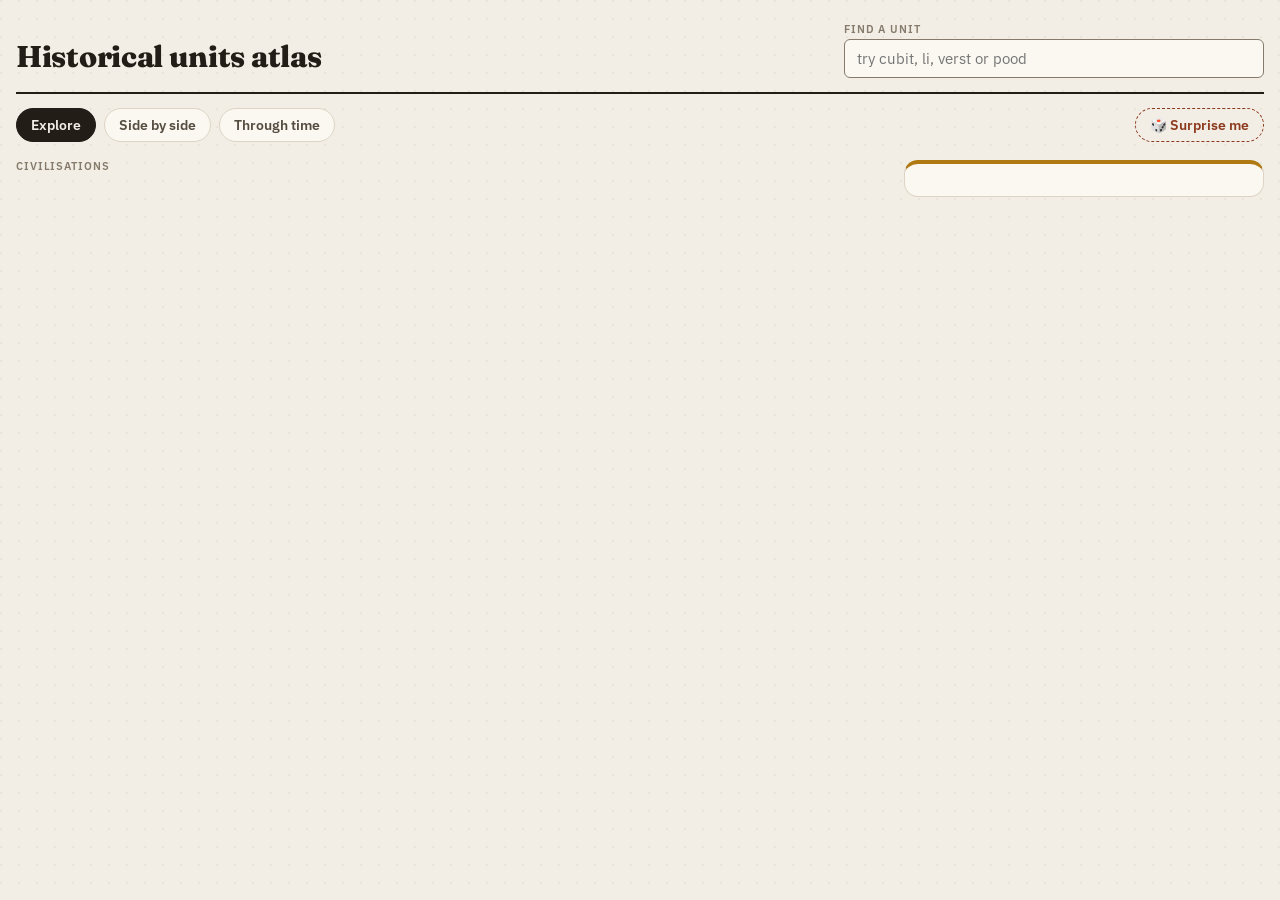
<file: src/template.html>
<!doctype html>
<html lang="en">
<head>
<meta charset="utf-8">
<meta name="viewport" content="width=device-width, initial-scale=1, viewport-fit=cover">
<title>Historical Units Atlas</title>
<link rel="preconnect" href="https://fonts.googleapis.com">
<link rel="stylesheet" href="https://fonts.googleapis.com/css2?family=IBM+Plex+Mono:wght@400;500&family=IBM+Plex+Sans:wght@400;500;600&family=IBM+Plex+Serif:ital,wght@0,500;0,600;1,400&family=Fraunces:opsz,wght@9..144,600;9..144,800&family=Noto+Sans+Cuneiform&family=Noto+Sans+Old+Persian&family=Noto+Sans+Coptic&display=swap">
<style>
/* A surveyor's ledger: civilisations on the left, their measures in the middle, one measure on the right. */
:root {
  --paper: #f2eee5;      /* ledger paper */
  --sheet: #fbf8f2;
  --ink: #221d17;
  --ink-2: #554c40;
  --ink-3: #857a6b;
  --rule: #ddd4c4;
  --accent: #8c3a1f;     /* iron-gall red-brown for links and dots */
  --accent-soft: #f2dfd3;
  --gold: #b07a12;       /* selection */
  --gold-soft: #f4e2b4;
  --font-display: "Fraunces", "IBM Plex Serif", Georgia, serif;
  --font-body: "IBM Plex Sans", system-ui, -apple-system, "Segoe UI", sans-serif;
  --font-data: "IBM Plex Mono", ui-monospace, Menlo, monospace;
  --font-native: "IBM Plex Serif", "Noto Sans Cuneiform", "Noto Sans Old Persian", "Noto Sans Coptic", "Noto Serif", serif;
}
@media (prefers-color-scheme: dark) {
  :root:not([data-theme="light"]) {
    --paper: #16130f; --sheet: #1f1b16; --ink: #ede6da; --ink-2: #bdb2a1; --ink-3: #8c8273;
    --rule: #352e26; --accent: #e08a62; --accent-soft: #3d2419; --gold: #e6b44a; --gold-soft: #4a3812;
    color-scheme: dark;
  }
}
:root[data-theme="dark"] {
  --paper: #16130f; --sheet: #1f1b16; --ink: #ede6da; --ink-2: #bdb2a1; --ink-3: #8c8273;
  --rule: #352e26; --accent: #e08a62; --accent-soft: #3d2419; --gold: #e6b44a; --gold-soft: #4a3812;
  color-scheme: dark;
}
* { box-sizing: border-box; }
body { margin: 0; background: var(--paper); color: var(--ink); font: 14px/1.5 var(--font-body); }
.wrap { padding-left: max(16px, env(safe-area-inset-left, 0px)); padding-right: max(16px, env(safe-area-inset-right, 0px)); padding-block: 18px 40px; max-width: 1500px; margin: 0 auto; }
header.top { display: flex; flex-wrap: wrap; gap: 12px 24px; align-items: end; justify-content: space-between; padding-bottom: 14px; border-bottom: 2px solid var(--ink); }
h1 { font: 600 30px/1.1 var(--font-display); margin: 0; }
h1 small { display: block; font: 400 13px/1.4 var(--font-body); color: var(--ink-2); margin-top: 5px; }
.search { position: relative; flex: 1 1 280px; max-width: 420px; }
.search input { width: 100%; font: 15px var(--font-body); padding: 9px 12px; border: 1.5px solid var(--ink-3); border-radius: 6px; background: var(--sheet); color: var(--ink); }
input:focus-visible, button:focus-visible, select:focus-visible, a:focus-visible { outline: 2px solid var(--accent); outline-offset: 2px; }
.results { position: absolute; left: 0; right: 0; top: calc(100% + 4px); background: var(--sheet); border: 1px solid var(--rule); border-radius: 6px; box-shadow: 0 8px 24px rgb(0 0 0 / .15); max-height: 380px; overflow: auto; z-index: 40; }
.results button { display: flex; gap: 10px; justify-content: space-between; width: 100%; text-align: left; border: 0; background: none; color: var(--ink); padding: 7px 12px; font: 14px var(--font-body); cursor: pointer; }
.results button:hover, .results button.on { background: var(--accent-soft); }
.results .q { color: var(--ink-3); font-size: 12px; white-space: nowrap; }
.label { font: 600 11px/1.2 var(--font-body); letter-spacing: .08em; text-transform: uppercase; color: var(--ink-3); margin: 0 0 8px; }
.views { display: flex; gap: 4px; margin-top: 14px; border-bottom: 1px solid var(--rule); flex-wrap: wrap; }
.views button, .qtabs button { border: 0; background: none; color: var(--ink-2); font: 600 14px var(--font-body); padding: 9px 12px; cursor: pointer; border-bottom: 3px solid transparent; margin-bottom: -1px; }
.views button.on, .qtabs button.on { color: var(--ink); border-bottom-color: var(--gold); }
.qtabs { display: flex; gap: 2px; border-bottom: 1px solid var(--rule); margin: 12px 0 0; flex-wrap: wrap; }
.qtabs button { font-size: 13px; padding: 7px 10px; }
.qtabs .n { color: var(--ink-3); font: 12px var(--font-data); margin-left: 4px; }
.qtabs button:disabled { color: var(--rule); cursor: default; }
.grid { display: grid; grid-template-columns: 240px minmax(0, 1fr) 360px; gap: 22px; margin-top: 18px; align-items: start; }
@media (max-width: 1180px) { .grid { grid-template-columns: 200px minmax(0, 1fr) 310px; gap: 16px; } }
@media (max-width: 960px) { .grid { grid-template-columns: 200px minmax(0, 1fr); } .detail { grid-column: 1 / -1; } }
@media (max-width: 760px) { .grid { grid-template-columns: minmax(0, 1fr); } }
/* civilisation list */
nav.civs { position: sticky; top: max(12px, env(safe-area-inset-top, 0px)); max-height: calc(100vh - 30px); overflow: auto; padding-right: 4px; }
.civs .rg { font: 600 11px var(--font-body); letter-spacing: .08em; text-transform: uppercase; color: var(--ink-3); margin: 14px 0 4px 8px; }
.civs .rg:first-child { margin-top: 0; }
.civs button { display: block; width: 100%; text-align: left; border: 0; border-left: 3px solid transparent; background: none; color: var(--ink); padding: 4px 8px; font: 14px/1.3 var(--font-body); cursor: pointer; border-radius: 0 4px 4px 0; }
.civs button:hover { background: var(--sheet); }
.civs button.on { border-left-color: var(--gold); background: var(--sheet); font-weight: 600; }
.civs .p { display: block; font: 11px var(--font-data); color: var(--ink-3); font-weight: 400; }
.csel { display: none; width: 100%; font: 16px var(--font-body); padding: 10px 12px; border: 1.5px solid var(--ink-3); border-radius: 6px; background: var(--sheet); color: var(--ink); }
main { min-width: 0; }
.chead h2 { font: 600 28px/1.15 var(--font-display); margin: 0; text-wrap: balance; }
.chead .meta { color: var(--ink-2); font-size: 13px; margin: 4px 0 0; }
.chead .note { color: var(--ink-2); font-size: 13px; margin: 6px 0 0; max-width: 75ch; }
.chead a, .detail a { color: var(--accent); }
.panel { background: var(--sheet); border: 1px solid var(--rule); border-top: 0; border-radius: 0 0 8px 8px; padding: 14px; }
.hint { color: var(--ink-2); font-size: 13px; margin: 0 0 10px; max-width: 75ch; }
.box { overflow-x: auto; }
svg text { font-family: var(--font-body); }
.tip { position: fixed; pointer-events: none; background: var(--ink); color: var(--paper); font: 12px/1.4 var(--font-body); padding: 6px 9px; border-radius: 5px; z-index: 50; max-width: 280px; }
.tip b { font-family: var(--font-data); font-weight: 500; }
table.list { width: 100%; border-collapse: collapse; margin-top: 14px; font-size: 13px; }
table.list th { text-align: left; font: 600 11px var(--font-body); letter-spacing: .06em; text-transform: uppercase; color: var(--ink-3); padding: 6px 8px 6px 0; border-bottom: 1px solid var(--rule); }
table.list td { padding: 5px 8px 5px 0; border-bottom: 1px solid var(--rule); vertical-align: top; }
table.list tr { cursor: pointer; }
table.list tr:hover td { background: var(--accent-soft); }
table.list tr.sel td { background: var(--gold-soft); }
table.list .nm { font: 500 13px var(--font-data); white-space: nowrap; }
table.list .nat { font-family: var(--font-native); color: var(--ink-2); }
table.list .num { font: 13px var(--font-data); font-variant-numeric: tabular-nums; text-align: right; white-space: nowrap; }
table.list .df { color: var(--ink-3); font: 12px var(--font-data); }
@media (max-width: 760px) { table.list .hide-s { display: none; } }
.presets { display: flex; flex-wrap: wrap; gap: 6px; margin-bottom: 10px; }
.btn { border: 1px solid var(--rule); background: var(--paper); color: var(--ink); font: 500 13px var(--font-body); padding: 6px 10px; border-radius: 5px; cursor: pointer; }
.btn:hover { border-color: var(--ink-3); }
.btn.on { border-color: var(--gold); background: var(--gold-soft); }
/* detail */
.detail { position: sticky; top: max(12px, env(safe-area-inset-top, 0px)); background: var(--sheet); border: 1px solid var(--rule); border-top: 4px solid var(--gold); border-radius: 8px; padding: 16px; min-width: 0; max-height: calc(100vh - 30px); overflow: auto; }
@media (max-width: 960px) { .detail { position: static; max-height: none; } }
.detail h3 { font: 600 26px/1.15 var(--font-display); margin: 0 0 2px; overflow-wrap: anywhere; }
.detail .native { font: 20px/1.4 var(--font-native); color: var(--ink-2); margin: 0 0 6px; overflow-wrap: anywhere; }
.detail .def { font: 14px/1.5 var(--font-data); background: var(--paper); border-radius: 5px; padding: 8px 10px; margin: 10px 0; overflow-wrap: anywhere; }
.detail .val { font: 600 20px/1.3 var(--font-data); margin: 6px 0 2px; }
.detail .eq { color: var(--ink-2); font: 13px var(--font-data); margin: 0; }
.detail section { margin-top: 16px; }
.detail p { margin: 0 0 8px; }
.u { color: var(--accent); cursor: pointer; text-decoration: underline; text-decoration-thickness: 1px; text-underline-offset: 2px; font-family: var(--font-data); background: none; border: 0; padding: 0; font-size: inherit; }
.comment { color: var(--ink-2); font-size: 13px; }
.warn { color: var(--ink-2); font-size: 13px; border-left: 3px solid var(--gold); padding-left: 8px; }
table.rel { width: 100%; border-collapse: collapse; font: 13px var(--font-data); font-variant-numeric: tabular-nums; }
table.rel td { padding: 4px 6px 4px 0; border-bottom: 1px solid var(--rule); vertical-align: top; overflow-wrap: anywhere; }
table.rel td.r { text-align: right; white-space: nowrap; }
table.rel .civ { color: var(--ink-3); font: 12px var(--font-body); }
.vbar { height: 6px; background: var(--accent); border-radius: 3px; opacity: .75; }
.src { color: var(--ink-3); font-size: 12px; }
.qsmall { color: var(--ink-3); font-weight: 400; }
.sheetclose { display: none; }
@media (max-width: 760px) {
  h1 { font-size: 25px; }
  nav.civs { position: static; max-height: none; overflow: visible; }
  nav.civs #clist { display: none; }
  .csel { display: block; }
  .search input { font-size: 16px; }
  .detail { position: fixed; left: 0; right: 0; bottom: 0; top: max(48px, calc(env(safe-area-inset-top, 0px) + 40px)); z-index: 30; max-height: none; border-radius: 14px 14px 0 0; padding: 56px 16px calc(24px + env(safe-area-inset-bottom, 0px)); transform: translateY(105%); transition: transform .22s ease-out; box-shadow: 0 -10px 30px rgb(0 0 0 / .25); overscroll-behavior: contain; visibility: hidden; }
  body.sheet .detail { transform: none; visibility: visible; }
  .sheetclose { position: fixed; z-index: 31; right: 14px; top: calc(max(48px, calc(env(safe-area-inset-top, 0px) + 40px)) + 12px); }
  body.sheet .sheetclose { display: block; }
  body.sheet { overflow: hidden; }
  body.sheet::before { content: ""; position: fixed; inset: 0; background: rgb(0 0 0 / .35); z-index: 29; }
}
/* friendlier look */
h1 { font-weight: 800; letter-spacing: -.01em; }
.chead h2 { font-weight: 800; }
.detail h3 { font-family: var(--font-display); font-weight: 800; }
.banner { position: relative; height: 178px; border-radius: 14px; overflow: hidden; margin-bottom: 12px; box-shadow: 0 2px 0 var(--rule); }
.banner svg { position: absolute; inset: 0; width: 100%; height: 100%; display: block; }
.banner .era { position: absolute; right: 10px; top: 10px; background: rgb(255 255 255 / .82); color: #3a2e22; font: 600 12px var(--font-body); padding: 3px 9px; border-radius: 99px; }
@media (max-width: 760px) { .banner { height: 130px; } }
.civs button { display: grid; grid-template-columns: 54px minmax(0, 1fr); gap: 9px; align-items: center; padding: 5px 8px; }
.civs .thumb { width: 54px; height: 22px; border-radius: 5px; overflow: hidden; display: block; }
.civs .thumb svg { width: 100%; height: 100%; display: block; }
.dscene { height: 70px; margin: -16px -16px 12px; border-radius: 4px 4px 0 0; overflow: hidden; }
.dscene svg { width: 100%; height: 100%; display: block; }
@media (max-width: 760px) { .dscene { margin-top: -56px; height: 80px; } }
.fun { display: flex; gap: 10px; align-items: center; background: var(--gold-soft); color: var(--ink); border-radius: 10px; padding: 9px 12px; margin: 10px 0 4px; font-size: 14px; }
.fun svg { flex: none; }
.qtabs button svg { vertical-align: -2px; margin-right: 5px; }
.btn, .views button { border-radius: 99px; }
.views { border-bottom: 0; gap: 8px; }
.views button { border: 1.5px solid var(--rule); background: var(--sheet); margin: 0; padding: 7px 14px; }
.views button.on { background: var(--ink); color: var(--paper); border-color: var(--ink); }
.views .surprise { margin-left: auto; border: 1.5px dashed var(--accent); color: var(--accent); background: none; font: 600 14px var(--font-body); padding: 7px 14px; border-radius: 99px; cursor: pointer; }
.views .surprise:hover { background: var(--accent-soft); }
.panel { border-radius: 0 0 14px 14px; }
.detail { border-radius: 14px; }
body { background-image: radial-gradient(circle at 1px 1px, rgb(120 100 70 / .07) 1px, transparent 0); background-size: 18px 18px; }
@media (prefers-reduced-motion: reduce) { * { transition: none !important; } }
</style>
</head>
<body>
<div class="wrap">
  <header class="top">
    <h1>Historical units atlas<small id="sub"></small></h1>
    <div class="search">
      <label class="label" for="q">Find a unit</label>
      <input id="q" type="search" placeholder="try cubit, li, verst or pood" autocomplete="off">
      <div class="results" id="results" hidden></div>
    </div>
  </header>

  <div class="views" role="tablist">
    <button id="v-civ" class="on" role="tab" aria-selected="true">Explore</button>
    <button id="v-cmp" role="tab" aria-selected="false">Side by side</button>
    <button id="v-time" role="tab" aria-selected="false">Through time</button>
    <button class="surprise" id="surprise">🎲 Surprise me</button>
  </div>

  <div class="grid">
    <nav class="civs" aria-label="Civilisations">
      <p class="label">Civilisations</p>
      <select id="csel" class="csel" aria-label="Civilisation"></select>
      <div id="clist"></div>
    </nav>

    <main>
      <div id="main"></div>
    </main>

    <aside class="detail" id="detail" aria-live="polite"></aside>
    <button class="btn sheetclose" id="sheetclose" aria-label="Close">✕ Close</button>
  </div>
</div>
<div class="tip" id="tip" hidden></div>

<script>__SCENES__</script>
<script type="application/json" id="data">__DATA__</script>
<script>
(function () {
  const D = JSON.parse(document.getElementById("data").textContent);
  const C = D.civs, U = D.units, QN = ["Length", "Area", "Volume", "Mass"], REG = D.regions;
  U.forEach((u, i) => { u.i = i; u.m = u.v ? Math.sqrt(u.v[0] * u.v[1]) : null; });
  const byCQ = C.map(() => [[], [], [], []]);
  U.forEach(u => byCQ[u.c][u.q].push(u.i));

  let curC = C.findIndex(c => c.id === "rome"), curQ = 0, curU = U.findIndex(u => u.n === "pes" && C[u.c].id === "rome"), view = "civ";
  let preset = 0;

  // ------------------------------------------------------------ formatting
  const SCALES = [
    [[1e-4, 1e-6, "μm"], [1e-2, 1e-3, "mm"], [1, 1e-2, "cm"], [1e3, 1, "m"], [Infinity, 1e3, "km"]],
    [[1e-2, 1e-4, "cm²"], [1e4, 1, "m²"], [1e6, 1e4, "ha"], [Infinity, 1e6, "km²"]],
    [[1e-3, 1e-6, "mL"], [10, 1e-3, "L"], [Infinity, 1, "m³"]],
    [[1e-3, 1e-6, "mg"], [1, 1e-3, "g"], [1e3, 1, "kg"], [Infinity, 1e3, "t"]],
  ];
  const NF = new Intl.NumberFormat("en-GB", { maximumSignificantDigits: 4 });
  function pick(v, q) { return SCALES[q].find(s => v < s[0]) || SCALES[q][SCALES[q].length - 1]; }
  function fmt(v, q) { if (v == null) return "–"; const s = pick(v, q); return NF.format(v / s[1]) + " " + s[2]; }
  function fmtR(r, q) {
    if (!r) return "–";
    if (Math.abs(r[1] / r[0] - 1) < 1e-9) return fmt(r[0], q);
    const s = pick(Math.sqrt(r[0] * r[1]), q);
    return NF.format(r[0] / s[1]) + "–" + NF.format(r[1] / s[1]) + " " + s[2];
  }
  const IMP = [
    [[0.3048, 0.0254, "in"], [1609.344, 0.3048, "ft"], [Infinity, 1609.344, "mi"]],
    [[4046.86, 0.09290304, "sq ft"], [Infinity, 4046.86, "acres"]],
    [[1e-3, 2.957353e-5, "US fl oz"], [Infinity, 3.785412e-3, "US gal"]],
    [[0.45359237, 0.028349523, "oz"], [Infinity, 0.45359237, "lb"]],
  ];
  function imp(v, q) { const s = IMP[q].find(s => v < s[0]); return NF.format(v / s[1]) + " " + s[2]; }
  function ratioTxt(x) {
    if (x >= 0.995 && x <= 1.005) return "≈ 1";
    if (x >= 1) return NF.format(x);
    const r = 1 / x;
    return Math.abs(r - Math.round(r)) < 0.005 * r ? "1⁄" + Math.round(r) : NF.format(x);
  }
  const period = c => c.period.startsWith("–") ? "until" + c.period.slice(1) : c.period;
  const esc = s => String(s).replace(/[&<>"]/g, c => ({ "&": "&amp;", "<": "&lt;", ">": "&gt;", '"': "&quot;" }[c]));
  const ulink = (i, t) => `<button class="u" data-u="${i}">${esc(t || U[i].n)}</button>`;
  function yr(y) { return y < 0 ? `${-y} BC` : y < 1000 ? `AD ${y}` : `${y}`; }
  const narrow = matchMedia("(max-width: 760px)");

  // ------------------------------------------------------------ civilisation list
  const clist = document.getElementById("clist"), csel = document.getElementById("csel");
  const thumbs = C.map((c, i) => Scenes.render(c.id, c.region, { uid: "t" + i }));
  const scene = (c, uid, wide = 480) => Scenes.render(C[c].id, C[c].region, { uid, wide });
  function renderCivs() {
    let h = "", o = "";
    REG.forEach(r => {
      const cs = C.map((c, i) => i).filter(i => C[i].region === r);
      if (!cs.length) return;
      h += `<p class="rg">${esc(r)}</p>` + cs.map(i => `<button data-c="${i}" class="${i === curC ? "on" : ""}"><span class="thumb">${thumbs[i]}</span><span>${esc(C[i].name)}<span class="p">${esc(period(C[i]))}</span></span></button>`).join("");
      o += `<optgroup label="${esc(r)}">` + cs.map(i => `<option value="${i}"${i === curC ? " selected" : ""}>${esc(C[i].name)}</option>`).join("") + "</optgroup>";
    });
    clist.innerHTML = h; csel.innerHTML = o;
  }
  clist.addEventListener("click", e => { const b = e.target.closest("button[data-c]"); if (b) selectCiv(+b.dataset.c); });
  csel.addEventListener("change", () => selectCiv(+csel.value));

  function selectCiv(c, keepUnit) {
    curC = c;
    if (!byCQ[c][curQ].length) curQ = [0, 3, 2, 1].find(q => byCQ[c][q].length) ?? 0;
    if (!keepUnit) {
      const list = byCQ[c][curQ].filter(i => U[i].m);
      // the unit with most references in its system, else the middle one
      const refs = new Map(); U.forEach(u => { if (u.r != null) refs.set(u.r, (refs.get(u.r) || 0) + 1); });
      curU = list.sort((a, b) => (refs.get(b) || 0) - (refs.get(a) || 0))[0] ?? byCQ[c][curQ][0] ?? null;
    }
    if (view === "time") setView("civ");
    renderCivs(); renderMain(); renderDetail();
  }

  // ------------------------------------------------------------ views
  function setView(v) {
    view = v;
    for (const [id, name] of [["v-civ", "civ"], ["v-cmp", "cmp"], ["v-time", "time"]]) {
      const b = document.getElementById(id); b.classList.toggle("on", v === name); b.setAttribute("aria-selected", v === name);
    }
    renderMain();
  }
  document.getElementById("v-civ").addEventListener("click", () => setView("civ"));
  document.getElementById("v-cmp").addEventListener("click", () => setView("cmp"));
  document.getElementById("v-time").addEventListener("click", () => setView("time"));

  const mainEl = document.getElementById("main");
  const QI = [
    '<svg width="16" height="16" viewBox="0 0 16 16" fill="none" stroke="currentColor" stroke-width="1.5"><rect x="1" y="5" width="14" height="6" rx="1"/><path d="M4 5v3M7 5v2M10 5v3M13 5v2"/></svg>',
    '<svg width="16" height="16" viewBox="0 0 16 16" fill="none" stroke="currentColor" stroke-width="1.5"><path d="M2 12l4-8h8l-4 8z"/><path d="M6 8h6" stroke-dasharray="1.5 1.5"/></svg>',
    '<svg width="16" height="16" viewBox="0 0 16 16" fill="none" stroke="currentColor" stroke-width="1.5"><path d="M5 2h6M6 2v2c-2 1-3 2.5-3 5v4.5h10V9c0-2.5-1-4-3-5V2"/><path d="M3 9h10"/></svg>',
    '<svg width="16" height="16" viewBox="0 0 16 16" fill="none" stroke="currentColor" stroke-width="1.5"><path d="M8 2v12M4 14h8M2 5h12"/><path d="M2 5l-1.5 4h3zM14 5l-1.5 4h3z"/></svg>',
  ];
  function qtabs(counts) {
    return `<div class="qtabs" role="tablist">${QN.map((n, q) => `<button data-q="${q}" class="${q === curQ ? "on" : ""}"${counts && !counts[q] ? " disabled" : ""}>${QI[q]}${n}${counts ? `<span class="n">${counts[q]}</span>` : ""}</button>`).join("")}</div>`;
  }
  function renderMain() {
    hideTip();
    if (view === "civ") renderCiv(); else if (view === "cmp") renderCmp(); else renderTime();
  }
  mainEl.addEventListener("click", e => {
    const t = e.target.closest("[data-q]"); if (t && !t.disabled) { curQ = +t.dataset.q; preset = 0; if (view === "civ") { const l = byCQ[curC][curQ].filter(i => U[i].m); if (!l.includes(curU)) curU = l[Math.floor(l.length / 2)] ?? curU; } renderMain(); renderDetail(); return; }
    const p = e.target.closest("[data-preset]"); if (p) { preset = +p.dataset.preset; renderMain(); return; }
    const r = e.target.closest("tr[data-u], [data-u]"); if (r && !r.closest(".detail")) { selectUnit(+r.dataset.u, true); return; }
    const c = e.target.closest("[data-civ]"); if (c) { selectCiv(+c.dataset.civ); return; }
  });

  // ------------------------------------------------------------ one civilisation: ruler and table
  function renderCiv() {
    const c = C[curC], counts = byCQ[curC].map(l => l.length);
    let h = `<div class="banner">${scene(curC, "b", 400)}<span class="era">${esc(period(c))}</span></div><div class="chead"><h2>${esc(c.name)}</h2><p class="meta">${esc(c.region)} · ${esc(period(c))} · ${U.filter(u => u.c === curC).length} units · <a href="${esc(c.src)}" target="_blank" rel="noopener">source</a></p>${c.note ? `<p class="note">${esc(c.note)}</p>` : ""}</div>`;
    h += qtabs(counts);
    const list = byCQ[curC][curQ];
    h += `<div class="panel"><p class="hint">Small units on the left, big ones on the right. Each step on the scale is ten times bigger than the one before; a bar means historians don't quite agree. ${narrow.matches ? "Tap" : "Click"} a unit to meet it.</p><div class="box"><svg id="ruler" role="img" aria-label="Units of ${esc(QN[curQ].toLowerCase())} on a logarithmic scale"></svg></div>`;
    const rows = [...list].sort((a, b) => (U[a].m ?? Infinity) - (U[b].m ?? Infinity));
    h += `<table class="list"><thead><tr><th>Unit</th><th class="hide-s">Native</th><th class="hide-s">Defined as</th><th style="text-align:right">Size</th></tr></thead><tbody>${rows.map(i => {
      const u = U[i];
      return `<tr data-u="${i}" class="${i === curU ? "sel" : ""}"><td class="nm">${esc(u.n)}</td><td class="nat hide-s">${esc(u.nat)}</td><td class="df hide-s">${esc(u.d)}</td><td class="num">${fmtR(u.v, u.q)}${u.v && !u.s ? " *" : ""}</td></tr>`;
    }).join("")}</tbody></table><p class="src">* worked out from the definition; the source gives no metric value.</p></div>`;
    mainEl.innerHTML = h;
    drawRuler(rows.filter(i => U[i].m));
  }

  function drawRuler(items) {
    const svg = document.getElementById("ruler");
    if (!items.length) { svg.setAttribute("height", 30); svg.innerHTML = `<text x="0" y="20" font-size="13" fill="var(--ink-3)">No sizes known.</text>`; return; }
    const W = Math.max(svg.parentElement.clientWidth, 300), padL = 20, padR = 20;
    let lo = Infinity, hi = -Infinity;
    for (const i of items) { lo = Math.min(lo, Math.log10(U[i].v[0])); hi = Math.max(hi, Math.log10(U[i].v[1])); }
    lo = Math.floor(lo - 0.05); hi = Math.ceil(hi + 0.05); if (hi - lo < 2) { lo -= 1; hi += 1; }
    const x = v => padL + (Math.log10(v) - lo) / (hi - lo) * (W - padL - padR);
    // labels in rows above, dots on the axis
    const rowsOf = [], labels = [];
    const sorted = [...items].sort((a, b) => U[a].m - U[b].m);
    for (const i of sorted) {
      const w = U[i].n.length * 7.4 + 12, px = Math.min(Math.max(x(U[i].m), padL + w / 2), W - padR - w / 2);
      let row = 0;
      while ((rowsOf[row] || []).some(p => Math.abs(p.px - px) < (p.w + w) / 2)) row++;
      (rowsOf[row] = rowsOf[row] || []).push({ px, w }); labels.push({ i, px, row });
    }
    const nRows = rowsOf.length, top = 16, axisY = top + nRows * 17 + 26, H = axisY + 40;
    let s = "";
    const per = (W - padL - padR) / (hi - lo), step = [1, 2, 3, 5].find(k => k * per >= 48) || 6;
    for (let d = lo; d <= hi; d++) {
      const xx = x(Math.pow(10, d));
      s += `<line x1="${xx}" x2="${xx}" y1="${axisY}" y2="${axisY + (d % step === 0 ? 7 : 4)}" stroke="var(--ink-3)"/>`;
      if (d % step === 0) s += `<text x="${xx}" y="${axisY + 22}" text-anchor="middle" font-size="11" fill="var(--ink-2)">${esc(fmt(Math.pow(10, d), curQ))}</text>`;
    }
    s += `<line x1="${padL}" x2="${W - padR}" y1="${axisY}" y2="${axisY}" stroke="var(--ink)" stroke-width="1.5"/>`;
    for (const l of labels) {
      const u = U[l.i], y = top + l.row * 17, xx = x(u.m), sel = l.i === curU;
      s += `<line x1="${xx}" x2="${xx}" y1="${y + 4}" y2="${axisY - 8}" stroke="${sel ? "var(--gold)" : "var(--rule)"}"/>`;
      s += `<text data-u="${l.i}" x="${l.px}" y="${y}" text-anchor="middle" font-size="12" font-family="var(--font-data)" fill="${sel ? "var(--ink)" : "var(--ink-2)"}" font-weight="${sel ? 600 : 400}" style="cursor:pointer">${esc(u.n)}</text>`;
    }
    for (const i of sorted) {
      const u = U[i], sel = i === curU, a = x(u.v[0]), b = x(u.v[1]);
      if (b - a > 2) s += `<line x1="${a}" x2="${b}" y1="${axisY - 6}" y2="${axisY - 6}" stroke="${sel ? "var(--gold)" : "var(--accent)"}" stroke-width="4" stroke-linecap="round" opacity=".45"/>`;
      s += `<circle data-u="${i}" cx="${x(u.m)}" cy="${axisY - 6}" r="${sel ? 6 : 4.5}" fill="${sel ? "var(--gold)" : "var(--accent)"}" stroke="var(--sheet)" stroke-width="1.5" style="cursor:pointer"/>`;
    }
    svg.setAttribute("viewBox", `0 0 ${W} ${H}`); svg.setAttribute("width", W); svg.setAttribute("height", H);
    svg.innerHTML = s;
  }

  // ------------------------------------------------------------ compare all civilisations
  const PRESETS = [
    [["All", 0, 0], ["Small (under 10 cm)", 1e-5, 0.1], ["Body (1 cm – 3 m)", 0.01, 3], ["Land (1 m – 1 km)", 1, 1000], ["Roads (100 m – 100 km)", 100, 1e5]],
    [["All", 0, 0], ["Plots (under 100 m²)", 0.01, 100], ["Fields (100 m² – 1 km²)", 100, 1e6]],
    [["All", 0, 0], ["Kitchen (under 5 L)", 1e-7, 5e-3], ["Trade (1 L – 1000 L)", 1e-3, 1]],
    [["All", 0, 0], ["Coins (under 100 g)", 1e-6, 0.1], ["Market (10 g – 100 kg)", 0.01, 100]],
  ];
  function renderCmp() {
    const counts = [0, 1, 2, 3].map(q => U.filter(u => u.q === q && u.m).length);
    let h = `<div class="chead"><h2>${QN[curQ]}, side by side</h2><p class="meta">One row per civilisation, one dot per unit. Follow the golden line to see what everybody else used for about the same ${["length", "area", "amount", "weight"][curQ]}.</p></div>`;
    h += qtabs(counts);
    h += `<div class="panel"><div class="presets">${PRESETS[curQ].map((p, k) => `<button class="btn${k === preset ? " on" : ""}" data-preset="${k}">${esc(p[0])}</button>`).join("")}</div><div class="box"><svg id="strip" role="img" aria-label="${esc(QN[curQ])} units of all civilisations on a logarithmic scale"></svg></div></div>`;
    mainEl.innerHTML = h;
    drawStrip();
  }
  function drawStrip() {
    const svg = document.getElementById("strip");
    const W = Math.max(svg.parentElement.clientWidth, 320), labW = W < 520 ? 104 : 190, padR = 14, rowH = narrow.matches ? 22 : 20;
    const all = U.filter(u => u.q === curQ && u.m);
    let lo, hi;
    const p = PRESETS[curQ][preset];
    if (p[1]) { lo = Math.log10(p[1]); hi = Math.log10(p[2]); }
    else { lo = Math.floor(Math.log10(Math.min(...all.map(u => u.v[0])))); hi = Math.ceil(Math.log10(Math.max(...all.map(u => u.v[1])))); }
    const x = v => labW + (Math.log10(v) - lo) / (hi - lo) * (W - labW - padR);
    const inR = v => Math.log10(v) >= lo - 1e-9 && Math.log10(v) <= hi + 1e-9;
    let y = 26, s = "";
    const rowsY = [];
    REG.forEach(r => {
      const cs = C.map((c, i) => i).filter(i => C[i].region === r);
      if (!cs.length) return;
      y += 8;
      s += `<text x="0" y="${y + 10}" font-size="10.5" font-weight="600" letter-spacing=".08em" fill="var(--ink-3)">${esc(r.toUpperCase())}</text>`;
      y += 26;
      cs.forEach(ci => { rowsY.push([ci, y]); y += rowH; });
    });
    const H = y + 34;
    // grid and axis
    const per = (W - labW - padR) / (hi - lo), step = [1, 2, 3, 5].find(k => k * per >= 54) || 6;
    for (let d = Math.ceil(lo); d <= Math.floor(hi); d++) {
      const xx = x(Math.pow(10, d));
      s = `<line x1="${xx}" x2="${xx}" y1="20" y2="${H - 30}" stroke="var(--rule)" stroke-dasharray="${d % step === 0 ? "" : "2 3"}"/>` + s;
      if (d % step === 0) s += `<text x="${xx}" y="${H - 14}" text-anchor="middle" font-size="11" fill="var(--ink-2)">${esc(fmt(Math.pow(10, d), curQ))}</text><text x="${xx}" y="14" text-anchor="middle" font-size="11" fill="var(--ink-2)">${esc(fmt(Math.pow(10, d), curQ))}</text>`;
    }
    for (const [ci, ry] of rowsY) {
      const on = ci === curC;
      if (on) s += `<rect x="0" y="${ry - rowH / 2}" width="${W}" height="${rowH}" fill="var(--gold-soft)" opacity=".6"/>`;
      const nm = C[ci].name.length > (labW < 150 ? 15 : 28) ? C[ci].name.slice(0, labW < 150 ? 14 : 27) + "…" : C[ci].name;
      s += `<text data-civ="${ci}" x="0" y="${ry + 4}" font-size="12" fill="${on ? "var(--ink)" : "var(--ink-2)"}" font-weight="${on ? 600 : 400}" style="cursor:pointer">${esc(nm)}</text>`;
      s += `<line x1="${labW}" x2="${W - padR}" y1="${ry}" y2="${ry}" stroke="var(--rule)" stroke-width=".6"/>`;
      for (const i of byCQ[ci][curQ]) {
        const u = U[i]; if (!u.m || !inR(u.m)) continue;
        const sel = i === curU;
        if (u.v[1] / u.v[0] > 1.02) s += `<line x1="${x(Math.max(u.v[0], Math.pow(10, lo)))}" x2="${x(Math.min(u.v[1], Math.pow(10, hi)))}" y1="${ry}" y2="${ry}" stroke="var(--accent)" stroke-width="3" opacity=".35" stroke-linecap="round"/>`;
        s += `<circle data-u="${i}" cx="${x(u.m)}" cy="${ry}" r="${sel ? 6 : 3.6}" fill="${sel ? "var(--gold)" : "var(--accent)"}" fill-opacity="${sel ? 1 : .8}" stroke="var(--sheet)" stroke-width="1" style="cursor:pointer"/>`;
      }
    }
    const cu = U[curU];
    if (cu && cu.q === curQ && cu.m && inR(cu.m)) {
      const xx = x(cu.m);
      s += `<line x1="${xx}" x2="${xx}" y1="20" y2="${H - 30}" stroke="var(--gold)" stroke-width="1.5"/>`;
    }
    svg.setAttribute("viewBox", `0 0 ${W} ${H}`); svg.setAttribute("width", W); svg.setAttribute("height", H);
    svg.innerHTML = s;
  }

  // ------------------------------------------------------------ timeline
  function renderTime() {
    mainEl.innerHTML = `<div class="chead"><h2>Who measured when</h2><p class="meta">Roughly from the earliest records until the metre took over. ${narrow.matches ? "Tap" : "Click"} a bar to open that civilisation.</p></div><div class="panel" style="border-top:1px solid var(--rule);border-radius:8px;margin-top:14px"><div class="box"><svg id="time" role="img" aria-label="Timeline of the measurement systems"></svg></div></div>`;
    const svg = document.getElementById("time");
    const W = Math.max(svg.parentElement.clientWidth, 320), labW = W < 520 ? 104 : 190, padR = 14, rowH = 20;
    const y0 = -3200, y1 = 2030, x = t => labW + (t - y0) / (y1 - y0) * (W - labW - padR);
    let y = 26, s = "";
    for (let t = -3000; t <= 2000; t += 500) {
      const xx = x(t);
      s += `<line x1="${xx}" x2="${xx}" y1="20" y2="__H__" stroke="var(--rule)"/>`;
      if (t % 1000 === 0 || W > 700) s += `<text x="${xx}" y="14" text-anchor="middle" font-size="11" fill="var(--ink-2)">${t === 0 ? "AD 1" : t < 0 ? -t + " BC" : t}</text>`;
    }
    REG.forEach(r => {
      const cs = C.map((c, i) => i).filter(i => C[i].region === r).sort((a, b) => C[a].y[0] - C[b].y[0]);
      if (!cs.length) return;
      y += 8; s += `<text x="0" y="${y + 10}" font-size="10.5" font-weight="600" letter-spacing=".08em" fill="var(--ink-3)">${esc(r.toUpperCase())}</text>`; y += 26;
      for (const ci of cs) {
        const on = ci === curC, a = x(C[ci].y[0]), b = Math.max(x(C[ci].y[1]), a + 3);
        const nm = C[ci].name.length > (labW < 150 ? 15 : 28) ? C[ci].name.slice(0, labW < 150 ? 14 : 27) + "…" : C[ci].name;
        s += `<text data-civ="${ci}" x="0" y="${y + 4}" font-size="12" fill="${on ? "var(--ink)" : "var(--ink-2)"}" font-weight="${on ? 600 : 400}" style="cursor:pointer">${esc(nm)}</text>`;
        s += `<rect data-civ="${ci}" x="${a}" y="${y - 6}" width="${b - a}" height="12" rx="3" fill="${on ? "var(--gold)" : Scenes.PAL[C[ci].region].mid}" opacity="${on ? 1 : .85}" style="cursor:pointer"><title>${esc(C[ci].name)}: ${esc(period(C[ci]))}</title></rect>`;
        y += rowH;
      }
    });
    const H = y + 10, xm = x(1799);
    s += `<line x1="${xm}" x2="${xm}" y1="20" y2="${H}" stroke="var(--gold)" stroke-width="1.5" stroke-dasharray="4 3"/><text x="${xm - 4}" y="${H - 4}" text-anchor="end" font-size="11" fill="var(--ink-2)">metre, 1799</text>`;
    svg.setAttribute("viewBox", `0 0 ${W} ${H}`); svg.setAttribute("width", W); svg.setAttribute("height", H);
    svg.innerHTML = s.replaceAll("__H__", H);
  }

  // ------------------------------------------------------------ tooltips
  const tip = document.getElementById("tip");
  function showTip(e, html) { tip.innerHTML = html; tip.hidden = false; const x = Math.min(e.clientX + 14, innerWidth - 290); tip.style.left = x + "px"; tip.style.top = (e.clientY + 14) + "px"; }
  function hideTip() { tip.hidden = true; }
  mainEl.addEventListener("mousemove", e => {
    const c = e.target.closest("svg circle[data-u]");
    if (!c) { hideTip(); return; }
    const u = U[+c.dataset.u];
    showTip(e, `<b>${esc(u.n)}</b>${u.nat ? " · " + esc(u.nat) : ""}<br>${esc(C[u.c].name)}<br>${fmtR(u.v, u.q)}`);
  });
  mainEl.addEventListener("mouseleave", hideTip);
  // fingers are wider than dots: a tap near a dot picks the nearest one
  mainEl.addEventListener("click", e => {
    const svg = e.target.closest("svg#ruler, svg#strip"); if (!svg || e.target.closest("[data-u],[data-civ]")) return;
    let best = 22 * 22, pickEl = null;
    svg.querySelectorAll("circle[data-u]").forEach(el => { const r = el.getBoundingClientRect(), dx = r.x + r.width / 2 - e.clientX, dy = r.y + r.height / 2 - e.clientY, d = dx * dx + dy * dy; if (d < best) { best = d; pickEl = el; } });
    if (pickEl) selectUnit(+pickEl.dataset.u, true);
  });

  // ------------------------------------------------------------ detail
  const detailEl = document.getElementById("detail");
  // everyday things to compare with: [singular, plural, size in SI]
  const THINGS = [
    [["a grain of rice", "grains of rice", .006], ["a paperclip", "paperclips", .032], ["a credit card", "credit cards", .0856], ["a banana", "bananas", .18], ["a sheet of A4 paper", "sheets of A4", .297], ["a guitar", "guitars", 1], ["a bed", "beds", 2], ["a car", "cars", 4.5], ["a bus", "buses", 12], ["a blue whale", "blue whales", 25], ["a football pitch", "football pitches", 105], ["the Eiffel Tower", "Eiffel Towers", 330], ["a marathon", "marathons", 42195]],
    [["a postage stamp", "postage stamps", 6e-4], ["a credit card", "credit cards", .0046], ["a sheet of A4 paper", "sheets of A4", .0624], ["a double bed", "double beds", 3], ["a parking space", "parking spaces", 12.5], ["a tennis court", "tennis courts", 261], ["a football pitch", "football pitches", 7140], ["Vatican City", "Vatican Cities", 4.9e5]],
    [["a teaspoon", "teaspoons", 5e-6], ["a shot glass", "shot glasses", 4.4e-5], ["a coffee mug", "coffee mugs", 3e-4], ["a wine bottle", "wine bottles", 7.5e-4], ["a bucket", "buckets", .01], ["a bathtub", "bathtubs", .15], ["a hot tub", "hot tubs", 1.5], ["a shipping container", "shipping containers", 33]],
    [["a paperclip", "paperclips", .001], ["a sugar cube", "sugar cubes", .004], ["an egg", "eggs", .06], ["an apple", "apples", .15], ["a bag of sugar", "bags of sugar", 1], ["a cat", "cats", 4], ["a sack of potatoes", "sacks of potatoes", 25], ["a grown-up", "grown-ups", 70], ["a cow", "cows", 600], ["a car", "cars", 1400]],
  ];
  const ADJ = [["about as long as", "long"], ["about the size of", "in area"], ["about as much as", "in volume"], ["about as heavy as", "in weight"]];
  function funLine(u) {
    const list = THINGS[u.q], v = u.m;
    let t = list.filter(x => x[2] <= v * 1.3).pop() || list[0];
    const n = v / t[2];
    let txt;
    if (n >= .77 && n <= 1.3) txt = `That's ${ADJ[u.q][0]} ${t[0]}.`;
    else if (n > 1.3) txt = `That's about ${n < 10 ? (Math.round(n * 2) / 2).toLocaleString("en-GB") : NF.format(Math.round(n))} ${t[1]} ${ADJ[u.q][1]}.`;
    else { const k = Math.round(1 / n); txt = `That's about ${k === 2 ? "half" : k === 3 ? "a third of" : k === 4 ? "a quarter of" : "1/" + NF.format(k) + " of"} ${t[0]}.`; }
    return `<div class="fun"><svg width="22" height="22" viewBox="0 0 22 22" fill="none" stroke="currentColor" stroke-width="1.6"><circle cx="11" cy="11" r="9"/><path d="M7.5 13.5c1 1.4 2.2 2 3.5 2s2.5-.6 3.5-2M8 8.5h.01M14 8.5h.01" stroke-linecap="round" stroke-width="2.2"/></svg><span>${txt}</span></div>`;
  }
  function renderDetail() {
    const u = U[curU];
    if (!u) { detailEl.innerHTML = "<p class='hint'>Choose a unit.</p>"; return; }
    const c = C[u.c];
    let h = `<div class="dscene">${scene(u.c, "d")}</div><p class="label">${QN[u.q]} · <button class="u" data-civ="${u.c}">${esc(c.name)}</button></p><h3>${esc(u.n)}</h3>`;
    if (u.nat) h += `<p class="native">${esc(u.nat)}</p>`;
    if (u.d) {
      let d = esc(u.d);
      if (u.r != null) { const rn = esc(U[u.r].n); const k = d.lastIndexOf(rn); if (k >= 0) d = d.slice(0, k) + ulink(u.r) + d.slice(k + rn.length); }
      h += `<div class="def">${esc(u.n)} = ${d}</div>`;
    }
    if (u.v) {
      h += `<p class="val">${u.v[0] === u.v[1] ? "≈ " : ""}${fmtR(u.v, u.q)}</p><p class="eq">${u.v[0] === u.v[1] ? "≈ " + imp(u.m, u.q) : imp(u.v[0], u.q) + " – " + imp(u.v[1], u.q)}</p>`;
      h += funLine(u);
      if (!u.s) h += `<p class="comment">Worked out from the definition; the source gives no metric value.</p>`;
      if (u.dv) h += `<p class="warn">By its definition this would be ${fmt(u.dv, u.q)}. Sources give different values for the units involved.</p>`;
    } else h += `<p class="comment">No size is known for this unit.</p>`;
    if (u.note) h += `<p class="comment">${esc(u.note[0].toUpperCase() + u.note.slice(1))}.</p>`;
    if (u.var) {
      const vals = [u, ...u.var.map(v => ({ v: v.v }))].filter(x => x.v);
      const max = Math.max(...vals.map(x => x.v[1]));
      h += `<section><p class="label">Over time and place</p><table class="rel"><tr><td>Value used in this atlas</td><td class="r">${fmtR(u.v, u.q)}</td></tr>${u.var.map(v => `<tr><td>${esc(v.label)}</td><td class="r">${fmtR(v.v, u.q)}</td></tr><tr><td colspan="2" style="border:0;padding:0 0 4px">${v.v ? `<div class="vbar" style="margin-left:${v.v[0] / max * 100}%;width:${Math.max((v.v[1] - v.v[0]) / max * 100, 1)}%"></div>` : ""}</td></tr>`).join("")}</table></section>`;
    }
    if (u.m) {
      // within its own system
      const own = byCQ[u.c][u.q].filter(i => i !== curU && U[i].m).sort((a, b) => Math.abs(Math.log(U[a].m / u.m)) - Math.abs(Math.log(U[b].m / u.m))).slice(0, 8).sort((a, b) => U[a].m - U[b].m);
      if (own.length) h += `<section><p class="label">1 ${esc(u.n)} in ${esc(c.name)}</p><table class="rel">${own.map(i => `<tr><td class="r">${ratioTxt(u.m / U[i].m)}</td><td>${ulink(i)}</td></tr>`).join("")}</table></section>`;
      // closest in other civilisations, one per civilisation
      const best = new Map();
      U.forEach(x => { if (x.q !== u.q || !x.m || x.c === u.c) return; const d = Math.abs(Math.log(x.m / u.m)); const b = best.get(x.c); if (!b || d < b.d) best.set(x.c, { i: x.i, d }); });
      const near = [...best.values()].sort((a, b) => a.d - b.d).slice(0, 12).map(b => b.i).sort((a, b) => U[a].m - U[b].m);
      if (near.length) h += `<section><p class="label">About the same size elsewhere</p><table class="rel">${near.map(i => `<tr><td>${ulink(i)}<br><span class="civ">${esc(C[U[i].c].name)}</span></td><td class="r">${fmtR(U[i].v, u.q)}</td></tr>`).join("")}</table></section>`;
      // units defined in terms of this one
      const used = U.filter(x => x.r === curU);
      if (used.length) h += `<section><p class="label">Used to define</p><table class="rel">${used.map(x => `<tr><td>${ulink(x.i)}</td><td class="r">${esc(x.d)}</td></tr>`).join("")}</table></section>`;
    }
    h += `<section class="src">Source: <a href="${esc(c.src)}" target="_blank" rel="noopener">${esc(decodeURIComponent(c.src.replace(/^https?:\/\/(en\.)?/, "").replace(/_/g, " ")))}</a></section>`;
    detailEl.innerHTML = h;
  }
  detailEl.addEventListener("click", e => {
    const b = e.target.closest("[data-u]"); if (b) { selectUnit(+b.dataset.u, false); detailEl.scrollTop = 0; return; }
    const c = e.target.closest("[data-civ]"); if (c) { closeSheet(); selectCiv(+c.dataset.civ, false); }
  });

  function selectUnit(i, fromView) {
    curU = i;
    const u = U[i];
    if (u.c !== curC || u.q !== curQ) { curC = u.c; curQ = u.q; renderCivs(); }
    renderMain(); renderDetail();
    openSheet();
  }

  // ------------------------------------------------------------ phone: detail as a sheet
  function openSheet() { if (narrow.matches) { document.body.classList.add("sheet"); detailEl.scrollTop = 0; } }
  function closeSheet() { document.body.classList.remove("sheet"); }
  document.getElementById("sheetclose").addEventListener("click", closeSheet);
  document.addEventListener("click", e => { if (document.body.classList.contains("sheet") && !e.target.closest("#detail, #sheetclose, .search")) { closeSheet(); e.stopPropagation(); e.preventDefault(); } }, true);
  window.atlasBack = function () {
    if (!res.hidden) { res.hidden = true; return true; }
    if (document.body.classList.contains("sheet")) { closeSheet(); return true; }
    return false;
  };
  addEventListener("keydown", e => { if (e.key === "Escape") atlasBack(); });

  // ------------------------------------------------------------ search
  const q = document.getElementById("q"), res = document.getElementById("results");
  let hits = [], act = 0;
  const norm = s => s.normalize("NFD").replace(/[̀-ͯ]/g, "").toLowerCase();
  U.forEach(u => { u.key = norm(u.n); u.nkey = norm(u.nat); });
  function search() {
    const s = norm(q.value.trim());
    if (!s) { res.hidden = true; return; }
    const exact = [], start = [], part = [];
    U.forEach(u => { if (u.key === s || u.nkey === s) exact.push(u.i); else if (u.key.startsWith(s)) start.push(u.i); else if (u.key.includes(s) || u.nkey.includes(s)) part.push(u.i); });
    hits = [...exact, ...start, ...part].slice(0, 40); act = 0;
    res.innerHTML = hits.length ? hits.map((i, k) => `<button data-u="${i}" class="${k === 0 ? "on" : ""}"><span>${esc(U[i].n)}${U[i].nat ? ` <span class="q">${esc(U[i].nat)}</span>` : ""}</span><span class="q">${esc(C[U[i].c].name)}</span></button>`).join("") : `<p class="hint" style="padding:8px 12px;margin:0">No unit found.</p>`;
    res.hidden = false;
  }
  q.addEventListener("input", search);
  q.addEventListener("keydown", e => {
    if (res.hidden || !hits.length) return;
    if (e.key === "ArrowDown" || e.key === "ArrowUp") { e.preventDefault(); act = (act + (e.key === "ArrowDown" ? 1 : hits.length - 1)) % hits.length; [...res.children].forEach((b, k) => b.classList.toggle("on", k === act)); res.children[act].scrollIntoView({ block: "nearest" }); }
    if (e.key === "Enter") { e.preventDefault(); pickHit(hits[act]); }
    if (e.key === "Escape") res.hidden = true;
  });
  res.addEventListener("click", e => { const b = e.target.closest("button"); if (b) pickHit(+b.dataset.u); });
  document.addEventListener("click", e => { if (!e.target.closest(".search")) res.hidden = true; });
  function pickHit(i) { res.hidden = true; q.value = U[i].n; selectUnit(i); }

  document.getElementById("surprise").addEventListener("click", () => {
    const pool = U.filter(u => u.m);
    const u = pool[Math.floor(Math.random() * pool.length)];
    view = "civ"; setView("civ"); selectUnit(u.i, true);
  });

  let rt; addEventListener("resize", () => { clearTimeout(rt); rt = setTimeout(renderMain, 120); });

  document.getElementById("sub").textContent = `How people measured the world before the metre: ${U.length.toLocaleString("en-GB")} units from ${C.length} civilisations`;
  renderCivs(); renderMain(); renderDetail();
})();
</script>
</body>
</html>
</file>
